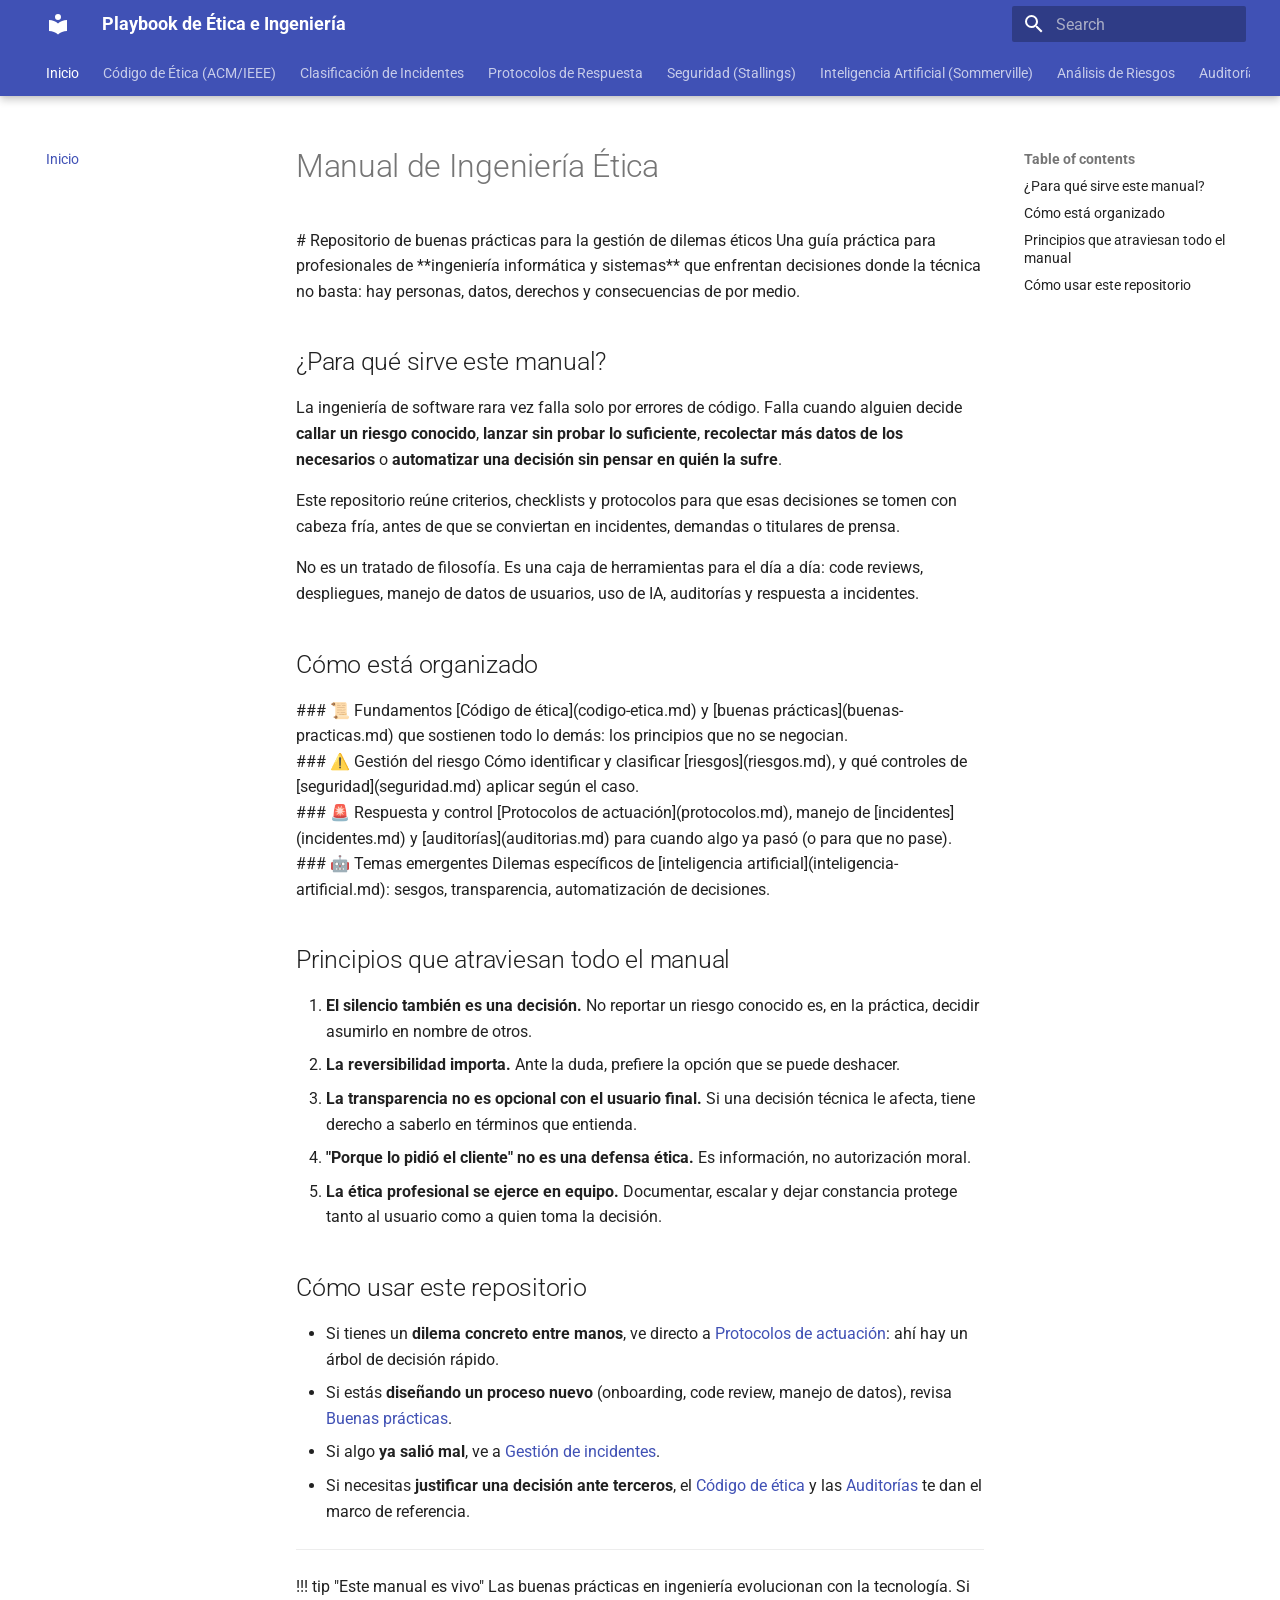
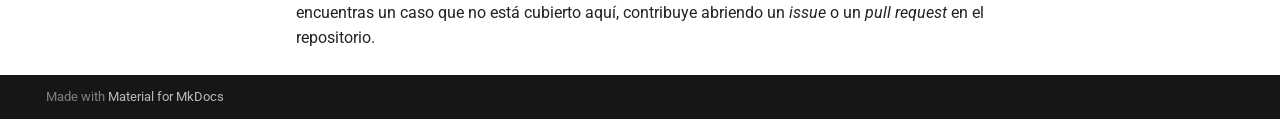
<file: index.html>
<!doctype html>
<html lang="en" class="no-js">
  <head>
    
      <meta charset="utf-8">
      <meta name="viewport" content="width=device-width,initial-scale=1">
      
      
      
      
      
        <link rel="next" href="codigo-etica/">
      
      
        
      
      
      <link rel="icon" href="assets/images/favicon.png">
      <meta name="generator" content="mkdocs-1.6.1, mkdocs-material-9.7.6">
    
    
      
        <title>Playbook de Ética e Ingeniería</title>
      
    
    
      <link rel="stylesheet" href="assets/stylesheets/main.484c7ddc.min.css">
      
        
        <link rel="stylesheet" href="assets/stylesheets/palette.ab4e12ef.min.css">
      
      


    
    
      
    
    
      
        
        
        <link rel="preconnect" href="https://fonts.gstatic.com" crossorigin>
        <link rel="stylesheet" href="https://fonts.googleapis.com/css?family=Roboto:300,300i,400,400i,700,700i%7CRoboto+Mono:400,400i,700,700i&display=fallback">
        <style>:root{--md-text-font:"Roboto";--md-code-font:"Roboto Mono"}</style>
      
    
    
      <link rel="stylesheet" href="stylesheets/extra.css">
    
    <script>__md_scope=new URL(".",location),__md_hash=e=>[...e].reduce(((e,_)=>(e<<5)-e+_.charCodeAt(0)),0),__md_get=(e,_=localStorage,t=__md_scope)=>JSON.parse(_.getItem(t.pathname+"."+e)),__md_set=(e,_,t=localStorage,a=__md_scope)=>{try{t.setItem(a.pathname+"."+e,JSON.stringify(_))}catch(e){}}</script>
    
      

    
    
  </head>
  
  
    
    
    
    
    
    <body dir="ltr" data-md-color-scheme="preference" data-md-color-primary="indigo" data-md-color-accent="indigo">
  
    
    <input class="md-toggle" data-md-toggle="drawer" type="checkbox" id="__drawer" autocomplete="off">
    <input class="md-toggle" data-md-toggle="search" type="checkbox" id="__search" autocomplete="off">
    <label class="md-overlay" for="__drawer"></label>
    <div data-md-component="skip">
      
        
        <a href="#manual-de-ingenieria-etica" class="md-skip">
          Skip to content
        </a>
      
    </div>
    <div data-md-component="announce">
      
    </div>
    
    
      

  

<header class="md-header md-header--shadow md-header--lifted" data-md-component="header">
  <nav class="md-header__inner md-grid" aria-label="Header">
    <a href="." title="Playbook de Ética e Ingeniería" class="md-header__button md-logo" aria-label="Playbook de Ética e Ingeniería" data-md-component="logo">
      
  
  <svg xmlns="http://www.w3.org/2000/svg" viewBox="0 0 24 24"><path d="M12 8a3 3 0 0 0 3-3 3 3 0 0 0-3-3 3 3 0 0 0-3 3 3 3 0 0 0 3 3m0 3.54C9.64 9.35 6.5 8 3 8v11c3.5 0 6.64 1.35 9 3.54 2.36-2.19 5.5-3.54 9-3.54V8c-3.5 0-6.64 1.35-9 3.54"/></svg>

    </a>
    <label class="md-header__button md-icon" for="__drawer">
      
      <svg xmlns="http://www.w3.org/2000/svg" viewBox="0 0 24 24"><path d="M3 6h18v2H3zm0 5h18v2H3zm0 5h18v2H3z"/></svg>
    </label>
    <div class="md-header__title" data-md-component="header-title">
      <div class="md-header__ellipsis">
        <div class="md-header__topic">
          <span class="md-ellipsis">
            Playbook de Ética e Ingeniería
          </span>
        </div>
        <div class="md-header__topic" data-md-component="header-topic">
          <span class="md-ellipsis">
            
              Inicio
            
          </span>
        </div>
      </div>
    </div>
    
      
    
    
    
    
      
      
        <label class="md-header__button md-icon" for="__search">
          
          <svg xmlns="http://www.w3.org/2000/svg" viewBox="0 0 24 24"><path d="M9.5 3A6.5 6.5 0 0 1 16 9.5c0 1.61-.59 3.09-1.56 4.23l.27.27h.79l5 5-1.5 1.5-5-5v-.79l-.27-.27A6.52 6.52 0 0 1 9.5 16 6.5 6.5 0 0 1 3 9.5 6.5 6.5 0 0 1 9.5 3m0 2C7 5 5 7 5 9.5S7 14 9.5 14 14 12 14 9.5 12 5 9.5 5"/></svg>
        </label>
        <div class="md-search" data-md-component="search" role="dialog">
  <label class="md-search__overlay" for="__search"></label>
  <div class="md-search__inner" role="search">
    <form class="md-search__form" name="search">
      <input type="text" class="md-search__input" name="query" aria-label="Search" placeholder="Search" autocapitalize="off" autocorrect="off" autocomplete="off" spellcheck="false" data-md-component="search-query" required>
      <label class="md-search__icon md-icon" for="__search">
        
        <svg xmlns="http://www.w3.org/2000/svg" viewBox="0 0 24 24"><path d="M9.5 3A6.5 6.5 0 0 1 16 9.5c0 1.61-.59 3.09-1.56 4.23l.27.27h.79l5 5-1.5 1.5-5-5v-.79l-.27-.27A6.52 6.52 0 0 1 9.5 16 6.5 6.5 0 0 1 3 9.5 6.5 6.5 0 0 1 9.5 3m0 2C7 5 5 7 5 9.5S7 14 9.5 14 14 12 14 9.5 12 5 9.5 5"/></svg>
        
        <svg xmlns="http://www.w3.org/2000/svg" viewBox="0 0 24 24"><path d="M20 11v2H8l5.5 5.5-1.42 1.42L4.16 12l7.92-7.92L13.5 5.5 8 11z"/></svg>
      </label>
      <nav class="md-search__options" aria-label="Search">
        
        <button type="reset" class="md-search__icon md-icon" title="Clear" aria-label="Clear" tabindex="-1">
          
          <svg xmlns="http://www.w3.org/2000/svg" viewBox="0 0 24 24"><path d="M19 6.41 17.59 5 12 10.59 6.41 5 5 6.41 10.59 12 5 17.59 6.41 19 12 13.41 17.59 19 19 17.59 13.41 12z"/></svg>
        </button>
      </nav>
      
        <div class="md-search__suggest" data-md-component="search-suggest"></div>
      
    </form>
    <div class="md-search__output">
      <div class="md-search__scrollwrap" tabindex="0" data-md-scrollfix>
        <div class="md-search-result" data-md-component="search-result">
          <div class="md-search-result__meta">
            Initializing search
          </div>
          <ol class="md-search-result__list" role="presentation"></ol>
        </div>
      </div>
    </div>
  </div>
</div>
      
    
    
  </nav>
  
    
      
<nav class="md-tabs" aria-label="Tabs" data-md-component="tabs">
  <div class="md-grid">
    <ul class="md-tabs__list">
      
        
  
  
  
    
  
  
    <li class="md-tabs__item md-tabs__item--active">
      <a href="." class="md-tabs__link">
        
  
  
    
  
  Inicio

      </a>
    </li>
  

      
        
  
  
  
  
    <li class="md-tabs__item">
      <a href="codigo-etica/" class="md-tabs__link">
        
  
  
    
  
  Código de Ética (ACM/IEEE)

      </a>
    </li>
  

      
        
  
  
  
  
    <li class="md-tabs__item">
      <a href="incidentes/" class="md-tabs__link">
        
  
  
    
  
  Clasificación de Incidentes

      </a>
    </li>
  

      
        
  
  
  
  
    <li class="md-tabs__item">
      <a href="protocolos/" class="md-tabs__link">
        
  
  
    
  
  Protocolos de Respuesta

      </a>
    </li>
  

      
        
  
  
  
  
    <li class="md-tabs__item">
      <a href="seguridad/" class="md-tabs__link">
        
  
  
    
  
  Seguridad (Stallings)

      </a>
    </li>
  

      
        
  
  
  
  
    <li class="md-tabs__item">
      <a href="inteligencia-artificial/" class="md-tabs__link">
        
  
  
    
  
  Inteligencia Artificial (Sommerville)

      </a>
    </li>
  

      
        
  
  
  
  
    <li class="md-tabs__item">
      <a href="riesgos/" class="md-tabs__link">
        
  
  
    
  
  Análisis de Riesgos

      </a>
    </li>
  

      
        
  
  
  
  
    <li class="md-tabs__item">
      <a href="auditorias/" class="md-tabs__link">
        
  
  
    
  
  Auditorías de Seguridad

      </a>
    </li>
  

      
        
  
  
  
  
    <li class="md-tabs__item">
      <a href="buenas-practicas/" class="md-tabs__link">
        
  
  
    
  
  Buenas Prácticas (Pressman)

      </a>
    </li>
  

      
    </ul>
  </div>
</nav>
    
  
</header>
    
    <div class="md-container" data-md-component="container">
      
      
        
      
      <main class="md-main" data-md-component="main">
        <div class="md-main__inner md-grid">
          
            
              
              <div class="md-sidebar md-sidebar--primary" data-md-component="sidebar" data-md-type="navigation" >
                <div class="md-sidebar__scrollwrap">
                  <div class="md-sidebar__inner">
                    


  


<nav class="md-nav md-nav--primary md-nav--lifted" aria-label="Navigation" data-md-level="0">
  <label class="md-nav__title" for="__drawer">
    <a href="." title="Playbook de Ética e Ingeniería" class="md-nav__button md-logo" aria-label="Playbook de Ética e Ingeniería" data-md-component="logo">
      
  
  <svg xmlns="http://www.w3.org/2000/svg" viewBox="0 0 24 24"><path d="M12 8a3 3 0 0 0 3-3 3 3 0 0 0-3-3 3 3 0 0 0-3 3 3 3 0 0 0 3 3m0 3.54C9.64 9.35 6.5 8 3 8v11c3.5 0 6.64 1.35 9 3.54 2.36-2.19 5.5-3.54 9-3.54V8c-3.5 0-6.64 1.35-9 3.54"/></svg>

    </a>
    Playbook de Ética e Ingeniería
  </label>
  
  <ul class="md-nav__list" data-md-scrollfix>
    
      
      
  
  
    
  
  
  
    <li class="md-nav__item md-nav__item--active">
      
      <input class="md-nav__toggle md-toggle" type="checkbox" id="__toc">
      
      
        
      
      
        <label class="md-nav__link md-nav__link--active" for="__toc">
          
  
  
  <span class="md-ellipsis">
    
  
    Inicio
  

    
  </span>
  
  

          <span class="md-nav__icon md-icon"></span>
        </label>
      
      <a href="." class="md-nav__link md-nav__link--active">
        
  
  
  <span class="md-ellipsis">
    
  
    Inicio
  

    
  </span>
  
  

      </a>
      
        

<nav class="md-nav md-nav--secondary" aria-label="Table of contents">
  
  
  
    
  
  
    <label class="md-nav__title" for="__toc">
      <span class="md-nav__icon md-icon"></span>
      Table of contents
    </label>
    <ul class="md-nav__list" data-md-component="toc" data-md-scrollfix>
      
        <li class="md-nav__item">
  <a href="#para-que-sirve-este-manual" class="md-nav__link">
    <span class="md-ellipsis">
      
        ¿Para qué sirve este manual?
      
    </span>
  </a>
  
</li>
      
        <li class="md-nav__item">
  <a href="#como-esta-organizado" class="md-nav__link">
    <span class="md-ellipsis">
      
        Cómo está organizado
      
    </span>
  </a>
  
</li>
      
        <li class="md-nav__item">
  <a href="#principios-que-atraviesan-todo-el-manual" class="md-nav__link">
    <span class="md-ellipsis">
      
        Principios que atraviesan todo el manual
      
    </span>
  </a>
  
</li>
      
        <li class="md-nav__item">
  <a href="#como-usar-este-repositorio" class="md-nav__link">
    <span class="md-ellipsis">
      
        Cómo usar este repositorio
      
    </span>
  </a>
  
</li>
      
    </ul>
  
</nav>
      
    </li>
  

    
      
      
  
  
  
  
    <li class="md-nav__item">
      <a href="codigo-etica/" class="md-nav__link">
        
  
  
  <span class="md-ellipsis">
    
  
    Código de Ética (ACM/IEEE)
  

    
  </span>
  
  

      </a>
    </li>
  

    
      
      
  
  
  
  
    <li class="md-nav__item">
      <a href="incidentes/" class="md-nav__link">
        
  
  
  <span class="md-ellipsis">
    
  
    Clasificación de Incidentes
  

    
  </span>
  
  

      </a>
    </li>
  

    
      
      
  
  
  
  
    <li class="md-nav__item">
      <a href="protocolos/" class="md-nav__link">
        
  
  
  <span class="md-ellipsis">
    
  
    Protocolos de Respuesta
  

    
  </span>
  
  

      </a>
    </li>
  

    
      
      
  
  
  
  
    <li class="md-nav__item">
      <a href="seguridad/" class="md-nav__link">
        
  
  
  <span class="md-ellipsis">
    
  
    Seguridad (Stallings)
  

    
  </span>
  
  

      </a>
    </li>
  

    
      
      
  
  
  
  
    <li class="md-nav__item">
      <a href="inteligencia-artificial/" class="md-nav__link">
        
  
  
  <span class="md-ellipsis">
    
  
    Inteligencia Artificial (Sommerville)
  

    
  </span>
  
  

      </a>
    </li>
  

    
      
      
  
  
  
  
    <li class="md-nav__item">
      <a href="riesgos/" class="md-nav__link">
        
  
  
  <span class="md-ellipsis">
    
  
    Análisis de Riesgos
  

    
  </span>
  
  

      </a>
    </li>
  

    
      
      
  
  
  
  
    <li class="md-nav__item">
      <a href="auditorias/" class="md-nav__link">
        
  
  
  <span class="md-ellipsis">
    
  
    Auditorías de Seguridad
  

    
  </span>
  
  

      </a>
    </li>
  

    
      
      
  
  
  
  
    <li class="md-nav__item">
      <a href="buenas-practicas/" class="md-nav__link">
        
  
  
  <span class="md-ellipsis">
    
  
    Buenas Prácticas (Pressman)
  

    
  </span>
  
  

      </a>
    </li>
  

    
  </ul>
</nav>
                  </div>
                </div>
              </div>
            
            
              
              <div class="md-sidebar md-sidebar--secondary" data-md-component="sidebar" data-md-type="toc" >
                <div class="md-sidebar__scrollwrap">
                  <div class="md-sidebar__inner">
                    

<nav class="md-nav md-nav--secondary" aria-label="Table of contents">
  
  
  
    
  
  
    <label class="md-nav__title" for="__toc">
      <span class="md-nav__icon md-icon"></span>
      Table of contents
    </label>
    <ul class="md-nav__list" data-md-component="toc" data-md-scrollfix>
      
        <li class="md-nav__item">
  <a href="#para-que-sirve-este-manual" class="md-nav__link">
    <span class="md-ellipsis">
      
        ¿Para qué sirve este manual?
      
    </span>
  </a>
  
</li>
      
        <li class="md-nav__item">
  <a href="#como-esta-organizado" class="md-nav__link">
    <span class="md-ellipsis">
      
        Cómo está organizado
      
    </span>
  </a>
  
</li>
      
        <li class="md-nav__item">
  <a href="#principios-que-atraviesan-todo-el-manual" class="md-nav__link">
    <span class="md-ellipsis">
      
        Principios que atraviesan todo el manual
      
    </span>
  </a>
  
</li>
      
        <li class="md-nav__item">
  <a href="#como-usar-este-repositorio" class="md-nav__link">
    <span class="md-ellipsis">
      
        Cómo usar este repositorio
      
    </span>
  </a>
  
</li>
      
    </ul>
  
</nav>
                  </div>
                </div>
              </div>
            
          
          
            <div class="md-content" data-md-component="content">
              
              <article class="md-content__inner md-typeset">
                
                  



<h1 id="manual-de-ingenieria-etica">Manual de Ingeniería Ética</h1>
<div class="hero" markdown>
# Repositorio de buenas prácticas para la gestión de dilemas éticos

Una guía práctica para profesionales de **ingeniería informática y sistemas** que enfrentan decisiones donde la técnica no basta: hay personas, datos, derechos y consecuencias de por medio.
</div>

<h2 id="para-que-sirve-este-manual">¿Para qué sirve este manual?</h2>
<p>La ingeniería de software rara vez falla solo por errores de código. Falla cuando alguien decide <strong>callar un riesgo conocido</strong>, <strong>lanzar sin probar lo suficiente</strong>, <strong>recolectar más datos de los necesarios</strong> o <strong>automatizar una decisión sin pensar en quién la sufre</strong>.</p>
<p>Este repositorio reúne criterios, checklists y protocolos para que esas decisiones se tomen con cabeza fría, antes de que se conviertan en incidentes, demandas o titulares de prensa.</p>
<p>No es un tratado de filosofía. Es una caja de herramientas para el día a día: code reviews, despliegues, manejo de datos de usuarios, uso de IA, auditorías y respuesta a incidentes.</p>
<h2 id="como-esta-organizado">Cómo está organizado</h2>
<div class="card-grid" markdown>

<div class="card" markdown>
### 📜 Fundamentos
[Código de ética](codigo-etica.md) y [buenas prácticas](buenas-practicas.md) que sostienen todo lo demás: los principios que no se negocian.
</div>

<div class="card" markdown>
### ⚠️ Gestión del riesgo
Cómo identificar y clasificar [riesgos](riesgos.md), y qué controles de [seguridad](seguridad.md) aplicar según el caso.
</div>

<div class="card" markdown>
### 🚨 Respuesta y control
[Protocolos de actuación](protocolos.md), manejo de [incidentes](incidentes.md) y [auditorías](auditorias.md) para cuando algo ya pasó (o para que no pase).
</div>

<div class="card" markdown>
### 🤖 Temas emergentes
Dilemas específicos de [inteligencia artificial](inteligencia-artificial.md): sesgos, transparencia, automatización de decisiones.
</div>

</div>

<h2 id="principios-que-atraviesan-todo-el-manual">Principios que atraviesan todo el manual</h2>
<ol>
<li><strong>El silencio también es una decisión.</strong> No reportar un riesgo conocido es, en la práctica, decidir asumirlo en nombre de otros.</li>
<li><strong>La reversibilidad importa.</strong> Ante la duda, prefiere la opción que se puede deshacer.</li>
<li><strong>La transparencia no es opcional con el usuario final.</strong> Si una decisión técnica le afecta, tiene derecho a saberlo en términos que entienda.</li>
<li><strong>"Porque lo pidió el cliente" no es una defensa ética.</strong> Es información, no autorización moral.</li>
<li><strong>La ética profesional se ejerce en equipo.</strong> Documentar, escalar y dejar constancia protege tanto al usuario como a quien toma la decisión.</li>
</ol>
<h2 id="como-usar-este-repositorio">Cómo usar este repositorio</h2>
<ul>
<li>Si tienes un <strong>dilema concreto entre manos</strong>, ve directo a <a href="protocolos/">Protocolos de actuación</a>: ahí hay un árbol de decisión rápido.</li>
<li>Si estás <strong>diseñando un proceso nuevo</strong> (onboarding, code review, manejo de datos), revisa <a href="buenas-practicas/">Buenas prácticas</a>.</li>
<li>Si algo <strong>ya salió mal</strong>, ve a <a href="incidentes/">Gestión de incidentes</a>.</li>
<li>Si necesitas <strong>justificar una decisión ante terceros</strong>, el <a href="codigo-etica/">Código de ética</a> y las <a href="auditorias/">Auditorías</a> te dan el marco de referencia.</li>
</ul>
<hr />
<p>!!! tip "Este manual es vivo"
    Las buenas prácticas en ingeniería evolucionan con la tecnología. Si encuentras un caso que no está cubierto aquí, contribuye abriendo un <em>issue</em> o un <em>pull request</em> en el repositorio.</p>












                
              </article>
            </div>
          
          
<script>var target=document.getElementById(location.hash.slice(1));target&&target.name&&(target.checked=target.name.startsWith("__tabbed_"))</script>
        </div>
        
      </main>
      
        <footer class="md-footer">
  
  <div class="md-footer-meta md-typeset">
    <div class="md-footer-meta__inner md-grid">
      <div class="md-copyright">
  
  
    Made with
    <a href="https://squidfunk.github.io/mkdocs-material/" target="_blank" rel="noopener">
      Material for MkDocs
    </a>
  
</div>
      
    </div>
  </div>
</footer>
      
    </div>
    <div class="md-dialog" data-md-component="dialog">
      <div class="md-dialog__inner md-typeset"></div>
    </div>
    
    
    
      
      
      <script id="__config" type="application/json">{"annotate": null, "base": ".", "features": ["navigation.tabs", "navigation.tabs.sticky", "navigation.tracking", "search.suggest"], "search": "assets/javascripts/workers/search.2c215733.min.js", "tags": null, "translations": {"clipboard.copied": "Copied to clipboard", "clipboard.copy": "Copy to clipboard", "search.result.more.one": "1 more on this page", "search.result.more.other": "# more on this page", "search.result.none": "No matching documents", "search.result.one": "1 matching document", "search.result.other": "# matching documents", "search.result.placeholder": "Type to start searching", "search.result.term.missing": "Missing", "select.version": "Select version"}, "version": null}</script>
    
    
      <script src="assets/javascripts/bundle.79ae519e.min.js"></script>
      
    
  </body>
</html>
</file>
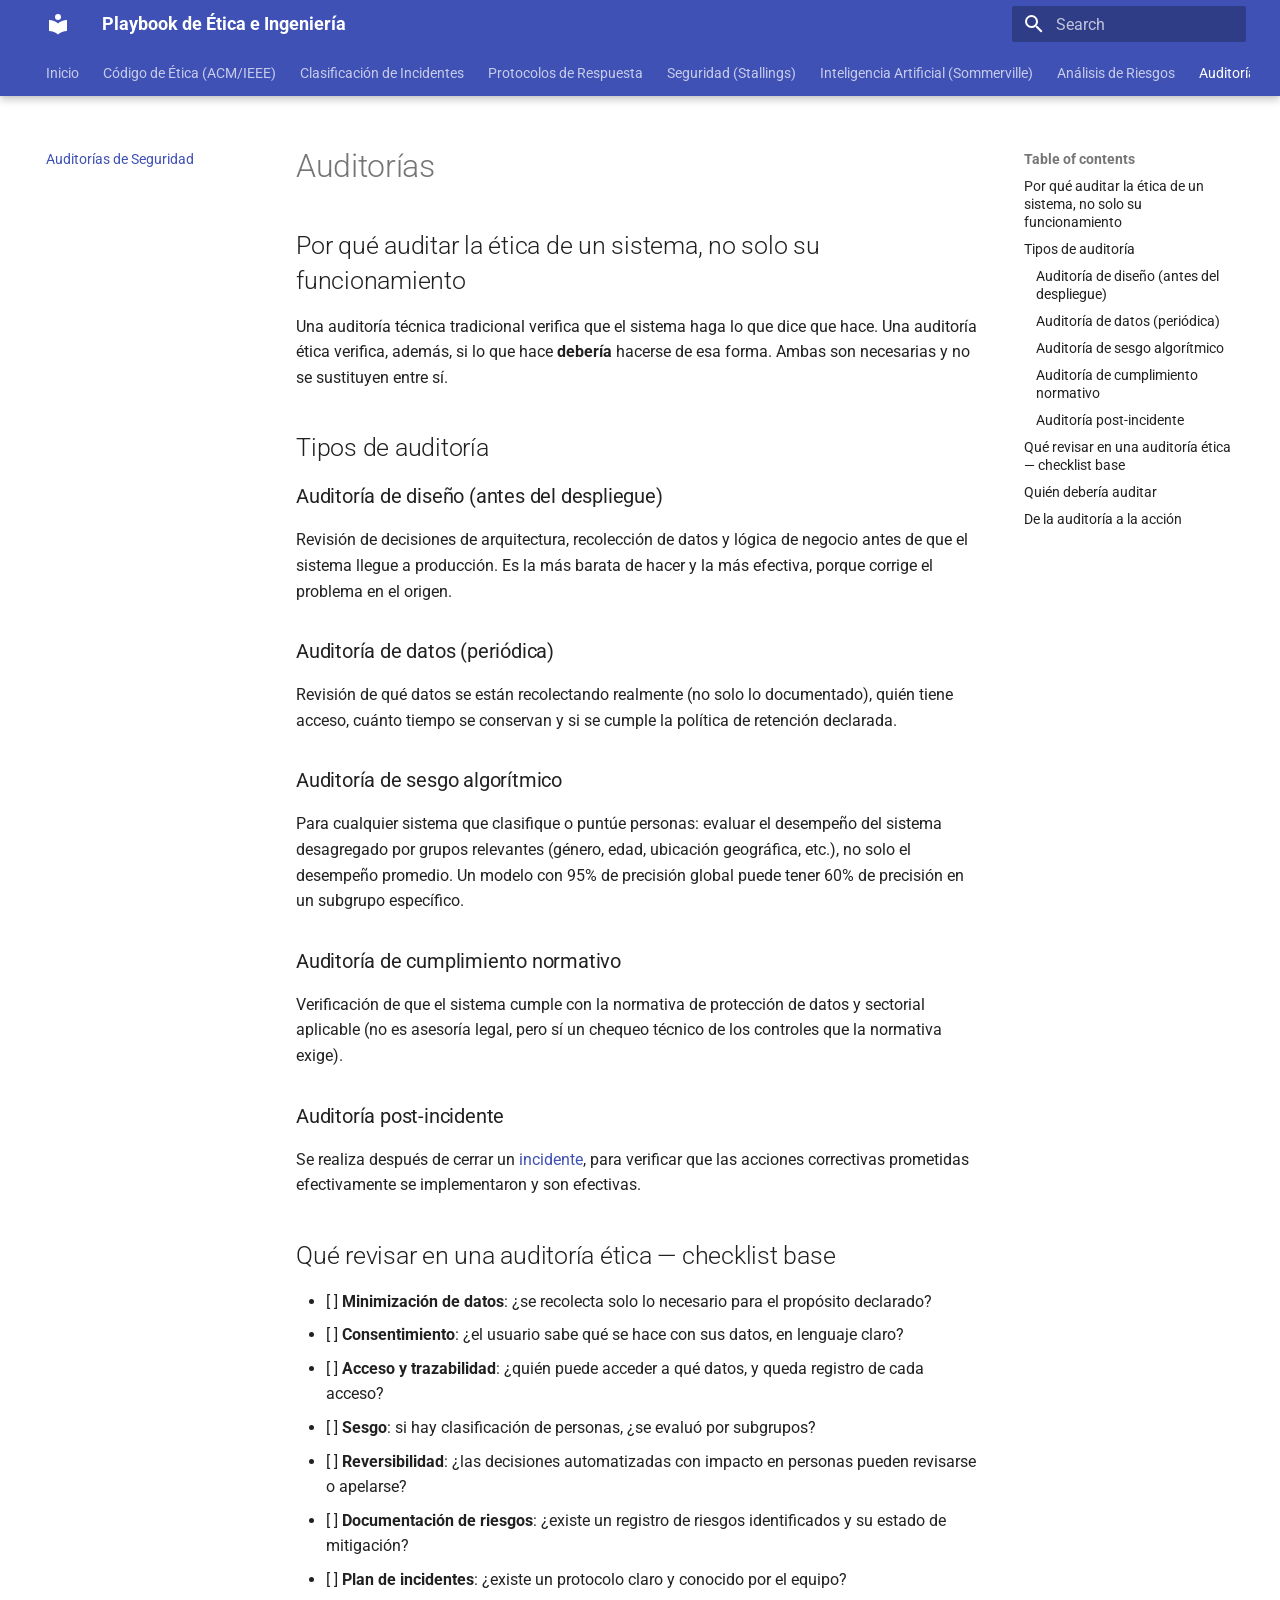
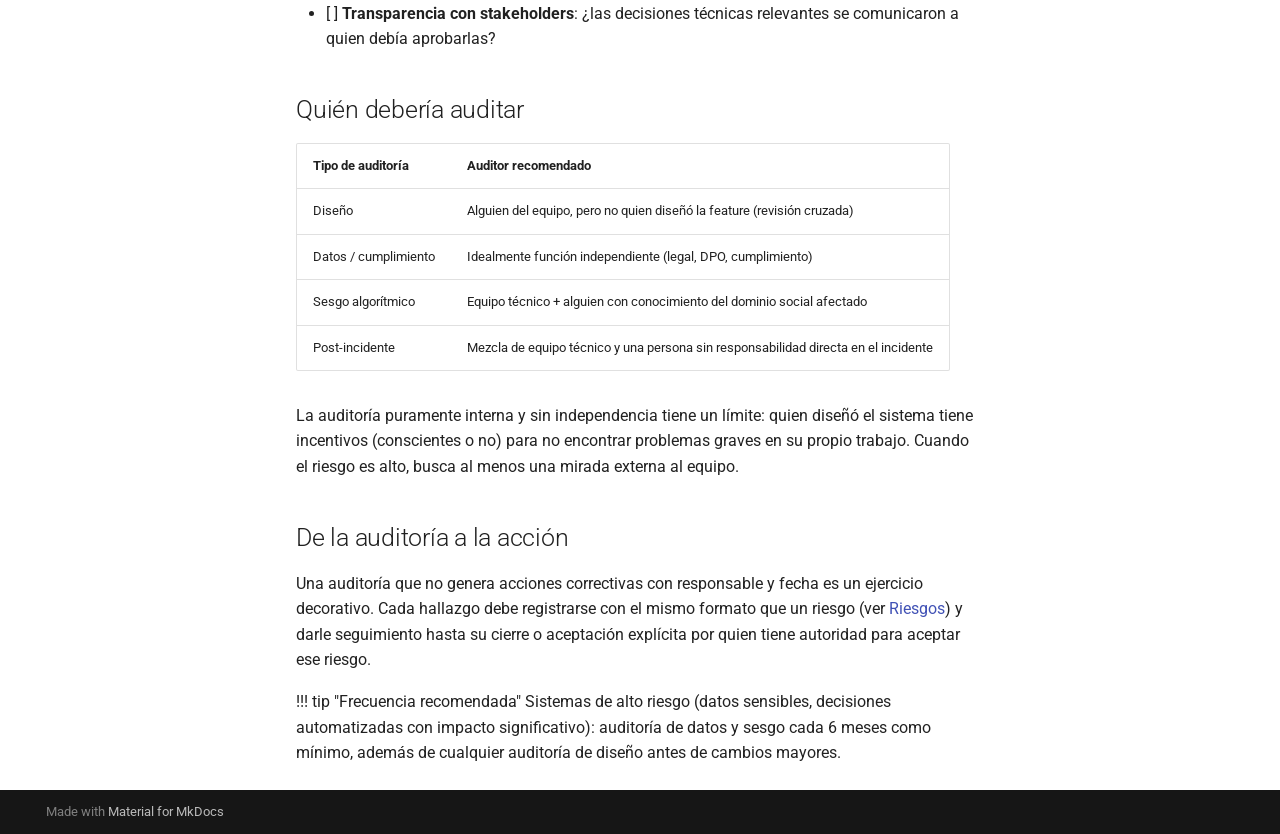
<file: auditorias/index.html>
<!doctype html>
<html lang="en" class="no-js">
  <head>
    
      <meta charset="utf-8">
      <meta name="viewport" content="width=device-width,initial-scale=1">
      
      
      
      
        <link rel="prev" href="../riesgos/">
      
      
        <link rel="next" href="../buenas-practicas/">
      
      
        
      
      
      <link rel="icon" href="../assets/images/favicon.png">
      <meta name="generator" content="mkdocs-1.6.1, mkdocs-material-9.7.6">
    
    
      
        <title>Auditorías de Seguridad - Playbook de Ética e Ingeniería</title>
      
    
    
      <link rel="stylesheet" href="../assets/stylesheets/main.484c7ddc.min.css">
      
        
        <link rel="stylesheet" href="../assets/stylesheets/palette.ab4e12ef.min.css">
      
      


    
    
      
    
    
      
        
        
        <link rel="preconnect" href="https://fonts.gstatic.com" crossorigin>
        <link rel="stylesheet" href="https://fonts.googleapis.com/css?family=Roboto:300,300i,400,400i,700,700i%7CRoboto+Mono:400,400i,700,700i&display=fallback">
        <style>:root{--md-text-font:"Roboto";--md-code-font:"Roboto Mono"}</style>
      
    
    
      <link rel="stylesheet" href="../stylesheets/extra.css">
    
    <script>__md_scope=new URL("..",location),__md_hash=e=>[...e].reduce(((e,_)=>(e<<5)-e+_.charCodeAt(0)),0),__md_get=(e,_=localStorage,t=__md_scope)=>JSON.parse(_.getItem(t.pathname+"."+e)),__md_set=(e,_,t=localStorage,a=__md_scope)=>{try{t.setItem(a.pathname+"."+e,JSON.stringify(_))}catch(e){}}</script>
    
      

    
    
  </head>
  
  
    
    
    
    
    
    <body dir="ltr" data-md-color-scheme="preference" data-md-color-primary="indigo" data-md-color-accent="indigo">
  
    
    <input class="md-toggle" data-md-toggle="drawer" type="checkbox" id="__drawer" autocomplete="off">
    <input class="md-toggle" data-md-toggle="search" type="checkbox" id="__search" autocomplete="off">
    <label class="md-overlay" for="__drawer"></label>
    <div data-md-component="skip">
      
        
        <a href="#auditorias" class="md-skip">
          Skip to content
        </a>
      
    </div>
    <div data-md-component="announce">
      
    </div>
    
    
      

  

<header class="md-header md-header--shadow md-header--lifted" data-md-component="header">
  <nav class="md-header__inner md-grid" aria-label="Header">
    <a href=".." title="Playbook de Ética e Ingeniería" class="md-header__button md-logo" aria-label="Playbook de Ética e Ingeniería" data-md-component="logo">
      
  
  <svg xmlns="http://www.w3.org/2000/svg" viewBox="0 0 24 24"><path d="M12 8a3 3 0 0 0 3-3 3 3 0 0 0-3-3 3 3 0 0 0-3 3 3 3 0 0 0 3 3m0 3.54C9.64 9.35 6.5 8 3 8v11c3.5 0 6.64 1.35 9 3.54 2.36-2.19 5.5-3.54 9-3.54V8c-3.5 0-6.64 1.35-9 3.54"/></svg>

    </a>
    <label class="md-header__button md-icon" for="__drawer">
      
      <svg xmlns="http://www.w3.org/2000/svg" viewBox="0 0 24 24"><path d="M3 6h18v2H3zm0 5h18v2H3zm0 5h18v2H3z"/></svg>
    </label>
    <div class="md-header__title" data-md-component="header-title">
      <div class="md-header__ellipsis">
        <div class="md-header__topic">
          <span class="md-ellipsis">
            Playbook de Ética e Ingeniería
          </span>
        </div>
        <div class="md-header__topic" data-md-component="header-topic">
          <span class="md-ellipsis">
            
              Auditorías de Seguridad
            
          </span>
        </div>
      </div>
    </div>
    
      
    
    
    
    
      
      
        <label class="md-header__button md-icon" for="__search">
          
          <svg xmlns="http://www.w3.org/2000/svg" viewBox="0 0 24 24"><path d="M9.5 3A6.5 6.5 0 0 1 16 9.5c0 1.61-.59 3.09-1.56 4.23l.27.27h.79l5 5-1.5 1.5-5-5v-.79l-.27-.27A6.52 6.52 0 0 1 9.5 16 6.5 6.5 0 0 1 3 9.5 6.5 6.5 0 0 1 9.5 3m0 2C7 5 5 7 5 9.5S7 14 9.5 14 14 12 14 9.5 12 5 9.5 5"/></svg>
        </label>
        <div class="md-search" data-md-component="search" role="dialog">
  <label class="md-search__overlay" for="__search"></label>
  <div class="md-search__inner" role="search">
    <form class="md-search__form" name="search">
      <input type="text" class="md-search__input" name="query" aria-label="Search" placeholder="Search" autocapitalize="off" autocorrect="off" autocomplete="off" spellcheck="false" data-md-component="search-query" required>
      <label class="md-search__icon md-icon" for="__search">
        
        <svg xmlns="http://www.w3.org/2000/svg" viewBox="0 0 24 24"><path d="M9.5 3A6.5 6.5 0 0 1 16 9.5c0 1.61-.59 3.09-1.56 4.23l.27.27h.79l5 5-1.5 1.5-5-5v-.79l-.27-.27A6.52 6.52 0 0 1 9.5 16 6.5 6.5 0 0 1 3 9.5 6.5 6.5 0 0 1 9.5 3m0 2C7 5 5 7 5 9.5S7 14 9.5 14 14 12 14 9.5 12 5 9.5 5"/></svg>
        
        <svg xmlns="http://www.w3.org/2000/svg" viewBox="0 0 24 24"><path d="M20 11v2H8l5.5 5.5-1.42 1.42L4.16 12l7.92-7.92L13.5 5.5 8 11z"/></svg>
      </label>
      <nav class="md-search__options" aria-label="Search">
        
        <button type="reset" class="md-search__icon md-icon" title="Clear" aria-label="Clear" tabindex="-1">
          
          <svg xmlns="http://www.w3.org/2000/svg" viewBox="0 0 24 24"><path d="M19 6.41 17.59 5 12 10.59 6.41 5 5 6.41 10.59 12 5 17.59 6.41 19 12 13.41 17.59 19 19 17.59 13.41 12z"/></svg>
        </button>
      </nav>
      
        <div class="md-search__suggest" data-md-component="search-suggest"></div>
      
    </form>
    <div class="md-search__output">
      <div class="md-search__scrollwrap" tabindex="0" data-md-scrollfix>
        <div class="md-search-result" data-md-component="search-result">
          <div class="md-search-result__meta">
            Initializing search
          </div>
          <ol class="md-search-result__list" role="presentation"></ol>
        </div>
      </div>
    </div>
  </div>
</div>
      
    
    
  </nav>
  
    
      
<nav class="md-tabs" aria-label="Tabs" data-md-component="tabs">
  <div class="md-grid">
    <ul class="md-tabs__list">
      
        
  
  
  
  
    <li class="md-tabs__item">
      <a href=".." class="md-tabs__link">
        
  
  
    
  
  Inicio

      </a>
    </li>
  

      
        
  
  
  
  
    <li class="md-tabs__item">
      <a href="../codigo-etica/" class="md-tabs__link">
        
  
  
    
  
  Código de Ética (ACM/IEEE)

      </a>
    </li>
  

      
        
  
  
  
  
    <li class="md-tabs__item">
      <a href="../incidentes/" class="md-tabs__link">
        
  
  
    
  
  Clasificación de Incidentes

      </a>
    </li>
  

      
        
  
  
  
  
    <li class="md-tabs__item">
      <a href="../protocolos/" class="md-tabs__link">
        
  
  
    
  
  Protocolos de Respuesta

      </a>
    </li>
  

      
        
  
  
  
  
    <li class="md-tabs__item">
      <a href="../seguridad/" class="md-tabs__link">
        
  
  
    
  
  Seguridad (Stallings)

      </a>
    </li>
  

      
        
  
  
  
  
    <li class="md-tabs__item">
      <a href="../inteligencia-artificial/" class="md-tabs__link">
        
  
  
    
  
  Inteligencia Artificial (Sommerville)

      </a>
    </li>
  

      
        
  
  
  
  
    <li class="md-tabs__item">
      <a href="../riesgos/" class="md-tabs__link">
        
  
  
    
  
  Análisis de Riesgos

      </a>
    </li>
  

      
        
  
  
  
    
  
  
    <li class="md-tabs__item md-tabs__item--active">
      <a href="./" class="md-tabs__link">
        
  
  
    
  
  Auditorías de Seguridad

      </a>
    </li>
  

      
        
  
  
  
  
    <li class="md-tabs__item">
      <a href="../buenas-practicas/" class="md-tabs__link">
        
  
  
    
  
  Buenas Prácticas (Pressman)

      </a>
    </li>
  

      
    </ul>
  </div>
</nav>
    
  
</header>
    
    <div class="md-container" data-md-component="container">
      
      
        
      
      <main class="md-main" data-md-component="main">
        <div class="md-main__inner md-grid">
          
            
              
              <div class="md-sidebar md-sidebar--primary" data-md-component="sidebar" data-md-type="navigation" >
                <div class="md-sidebar__scrollwrap">
                  <div class="md-sidebar__inner">
                    


  


<nav class="md-nav md-nav--primary md-nav--lifted" aria-label="Navigation" data-md-level="0">
  <label class="md-nav__title" for="__drawer">
    <a href=".." title="Playbook de Ética e Ingeniería" class="md-nav__button md-logo" aria-label="Playbook de Ética e Ingeniería" data-md-component="logo">
      
  
  <svg xmlns="http://www.w3.org/2000/svg" viewBox="0 0 24 24"><path d="M12 8a3 3 0 0 0 3-3 3 3 0 0 0-3-3 3 3 0 0 0-3 3 3 3 0 0 0 3 3m0 3.54C9.64 9.35 6.5 8 3 8v11c3.5 0 6.64 1.35 9 3.54 2.36-2.19 5.5-3.54 9-3.54V8c-3.5 0-6.64 1.35-9 3.54"/></svg>

    </a>
    Playbook de Ética e Ingeniería
  </label>
  
  <ul class="md-nav__list" data-md-scrollfix>
    
      
      
  
  
  
  
    <li class="md-nav__item">
      <a href=".." class="md-nav__link">
        
  
  
  <span class="md-ellipsis">
    
  
    Inicio
  

    
  </span>
  
  

      </a>
    </li>
  

    
      
      
  
  
  
  
    <li class="md-nav__item">
      <a href="../codigo-etica/" class="md-nav__link">
        
  
  
  <span class="md-ellipsis">
    
  
    Código de Ética (ACM/IEEE)
  

    
  </span>
  
  

      </a>
    </li>
  

    
      
      
  
  
  
  
    <li class="md-nav__item">
      <a href="../incidentes/" class="md-nav__link">
        
  
  
  <span class="md-ellipsis">
    
  
    Clasificación de Incidentes
  

    
  </span>
  
  

      </a>
    </li>
  

    
      
      
  
  
  
  
    <li class="md-nav__item">
      <a href="../protocolos/" class="md-nav__link">
        
  
  
  <span class="md-ellipsis">
    
  
    Protocolos de Respuesta
  

    
  </span>
  
  

      </a>
    </li>
  

    
      
      
  
  
  
  
    <li class="md-nav__item">
      <a href="../seguridad/" class="md-nav__link">
        
  
  
  <span class="md-ellipsis">
    
  
    Seguridad (Stallings)
  

    
  </span>
  
  

      </a>
    </li>
  

    
      
      
  
  
  
  
    <li class="md-nav__item">
      <a href="../inteligencia-artificial/" class="md-nav__link">
        
  
  
  <span class="md-ellipsis">
    
  
    Inteligencia Artificial (Sommerville)
  

    
  </span>
  
  

      </a>
    </li>
  

    
      
      
  
  
  
  
    <li class="md-nav__item">
      <a href="../riesgos/" class="md-nav__link">
        
  
  
  <span class="md-ellipsis">
    
  
    Análisis de Riesgos
  

    
  </span>
  
  

      </a>
    </li>
  

    
      
      
  
  
    
  
  
  
    <li class="md-nav__item md-nav__item--active">
      
      <input class="md-nav__toggle md-toggle" type="checkbox" id="__toc">
      
      
        
      
      
        <label class="md-nav__link md-nav__link--active" for="__toc">
          
  
  
  <span class="md-ellipsis">
    
  
    Auditorías de Seguridad
  

    
  </span>
  
  

          <span class="md-nav__icon md-icon"></span>
        </label>
      
      <a href="./" class="md-nav__link md-nav__link--active">
        
  
  
  <span class="md-ellipsis">
    
  
    Auditorías de Seguridad
  

    
  </span>
  
  

      </a>
      
        

<nav class="md-nav md-nav--secondary" aria-label="Table of contents">
  
  
  
    
  
  
    <label class="md-nav__title" for="__toc">
      <span class="md-nav__icon md-icon"></span>
      Table of contents
    </label>
    <ul class="md-nav__list" data-md-component="toc" data-md-scrollfix>
      
        <li class="md-nav__item">
  <a href="#por-que-auditar-la-etica-de-un-sistema-no-solo-su-funcionamiento" class="md-nav__link">
    <span class="md-ellipsis">
      
        Por qué auditar la ética de un sistema, no solo su funcionamiento
      
    </span>
  </a>
  
</li>
      
        <li class="md-nav__item">
  <a href="#tipos-de-auditoria" class="md-nav__link">
    <span class="md-ellipsis">
      
        Tipos de auditoría
      
    </span>
  </a>
  
    <nav class="md-nav" aria-label="Tipos de auditoría">
      <ul class="md-nav__list">
        
          <li class="md-nav__item">
  <a href="#auditoria-de-diseno-antes-del-despliegue" class="md-nav__link">
    <span class="md-ellipsis">
      
        Auditoría de diseño (antes del despliegue)
      
    </span>
  </a>
  
</li>
        
          <li class="md-nav__item">
  <a href="#auditoria-de-datos-periodica" class="md-nav__link">
    <span class="md-ellipsis">
      
        Auditoría de datos (periódica)
      
    </span>
  </a>
  
</li>
        
          <li class="md-nav__item">
  <a href="#auditoria-de-sesgo-algoritmico" class="md-nav__link">
    <span class="md-ellipsis">
      
        Auditoría de sesgo algorítmico
      
    </span>
  </a>
  
</li>
        
          <li class="md-nav__item">
  <a href="#auditoria-de-cumplimiento-normativo" class="md-nav__link">
    <span class="md-ellipsis">
      
        Auditoría de cumplimiento normativo
      
    </span>
  </a>
  
</li>
        
          <li class="md-nav__item">
  <a href="#auditoria-post-incidente" class="md-nav__link">
    <span class="md-ellipsis">
      
        Auditoría post-incidente
      
    </span>
  </a>
  
</li>
        
      </ul>
    </nav>
  
</li>
      
        <li class="md-nav__item">
  <a href="#que-revisar-en-una-auditoria-etica-checklist-base" class="md-nav__link">
    <span class="md-ellipsis">
      
        Qué revisar en una auditoría ética — checklist base
      
    </span>
  </a>
  
</li>
      
        <li class="md-nav__item">
  <a href="#quien-deberia-auditar" class="md-nav__link">
    <span class="md-ellipsis">
      
        Quién debería auditar
      
    </span>
  </a>
  
</li>
      
        <li class="md-nav__item">
  <a href="#de-la-auditoria-a-la-accion" class="md-nav__link">
    <span class="md-ellipsis">
      
        De la auditoría a la acción
      
    </span>
  </a>
  
</li>
      
    </ul>
  
</nav>
      
    </li>
  

    
      
      
  
  
  
  
    <li class="md-nav__item">
      <a href="../buenas-practicas/" class="md-nav__link">
        
  
  
  <span class="md-ellipsis">
    
  
    Buenas Prácticas (Pressman)
  

    
  </span>
  
  

      </a>
    </li>
  

    
  </ul>
</nav>
                  </div>
                </div>
              </div>
            
            
              
              <div class="md-sidebar md-sidebar--secondary" data-md-component="sidebar" data-md-type="toc" >
                <div class="md-sidebar__scrollwrap">
                  <div class="md-sidebar__inner">
                    

<nav class="md-nav md-nav--secondary" aria-label="Table of contents">
  
  
  
    
  
  
    <label class="md-nav__title" for="__toc">
      <span class="md-nav__icon md-icon"></span>
      Table of contents
    </label>
    <ul class="md-nav__list" data-md-component="toc" data-md-scrollfix>
      
        <li class="md-nav__item">
  <a href="#por-que-auditar-la-etica-de-un-sistema-no-solo-su-funcionamiento" class="md-nav__link">
    <span class="md-ellipsis">
      
        Por qué auditar la ética de un sistema, no solo su funcionamiento
      
    </span>
  </a>
  
</li>
      
        <li class="md-nav__item">
  <a href="#tipos-de-auditoria" class="md-nav__link">
    <span class="md-ellipsis">
      
        Tipos de auditoría
      
    </span>
  </a>
  
    <nav class="md-nav" aria-label="Tipos de auditoría">
      <ul class="md-nav__list">
        
          <li class="md-nav__item">
  <a href="#auditoria-de-diseno-antes-del-despliegue" class="md-nav__link">
    <span class="md-ellipsis">
      
        Auditoría de diseño (antes del despliegue)
      
    </span>
  </a>
  
</li>
        
          <li class="md-nav__item">
  <a href="#auditoria-de-datos-periodica" class="md-nav__link">
    <span class="md-ellipsis">
      
        Auditoría de datos (periódica)
      
    </span>
  </a>
  
</li>
        
          <li class="md-nav__item">
  <a href="#auditoria-de-sesgo-algoritmico" class="md-nav__link">
    <span class="md-ellipsis">
      
        Auditoría de sesgo algorítmico
      
    </span>
  </a>
  
</li>
        
          <li class="md-nav__item">
  <a href="#auditoria-de-cumplimiento-normativo" class="md-nav__link">
    <span class="md-ellipsis">
      
        Auditoría de cumplimiento normativo
      
    </span>
  </a>
  
</li>
        
          <li class="md-nav__item">
  <a href="#auditoria-post-incidente" class="md-nav__link">
    <span class="md-ellipsis">
      
        Auditoría post-incidente
      
    </span>
  </a>
  
</li>
        
      </ul>
    </nav>
  
</li>
      
        <li class="md-nav__item">
  <a href="#que-revisar-en-una-auditoria-etica-checklist-base" class="md-nav__link">
    <span class="md-ellipsis">
      
        Qué revisar en una auditoría ética — checklist base
      
    </span>
  </a>
  
</li>
      
        <li class="md-nav__item">
  <a href="#quien-deberia-auditar" class="md-nav__link">
    <span class="md-ellipsis">
      
        Quién debería auditar
      
    </span>
  </a>
  
</li>
      
        <li class="md-nav__item">
  <a href="#de-la-auditoria-a-la-accion" class="md-nav__link">
    <span class="md-ellipsis">
      
        De la auditoría a la acción
      
    </span>
  </a>
  
</li>
      
    </ul>
  
</nav>
                  </div>
                </div>
              </div>
            
          
          
            <div class="md-content" data-md-component="content">
              
              <article class="md-content__inner md-typeset">
                
                  



<h1 id="auditorias">Auditorías</h1>
<h2 id="por-que-auditar-la-etica-de-un-sistema-no-solo-su-funcionamiento">Por qué auditar la ética de un sistema, no solo su funcionamiento</h2>
<p>Una auditoría técnica tradicional verifica que el sistema haga lo que dice que hace. Una auditoría ética verifica, además, si lo que hace <strong>debería</strong> hacerse de esa forma. Ambas son necesarias y no se sustituyen entre sí.</p>
<h2 id="tipos-de-auditoria">Tipos de auditoría</h2>
<h3 id="auditoria-de-diseno-antes-del-despliegue">Auditoría de diseño (antes del despliegue)</h3>
<p>Revisión de decisiones de arquitectura, recolección de datos y lógica de negocio antes de que el sistema llegue a producción. Es la más barata de hacer y la más efectiva, porque corrige el problema en el origen.</p>
<h3 id="auditoria-de-datos-periodica">Auditoría de datos (periódica)</h3>
<p>Revisión de qué datos se están recolectando realmente (no solo lo documentado), quién tiene acceso, cuánto tiempo se conservan y si se cumple la política de retención declarada.</p>
<h3 id="auditoria-de-sesgo-algoritmico">Auditoría de sesgo algorítmico</h3>
<p>Para cualquier sistema que clasifique o puntúe personas: evaluar el desempeño del sistema desagregado por grupos relevantes (género, edad, ubicación geográfica, etc.), no solo el desempeño promedio. Un modelo con 95% de precisión global puede tener 60% de precisión en un subgrupo específico.</p>
<h3 id="auditoria-de-cumplimiento-normativo">Auditoría de cumplimiento normativo</h3>
<p>Verificación de que el sistema cumple con la normativa de protección de datos y sectorial aplicable (no es asesoría legal, pero sí un chequeo técnico de los controles que la normativa exige).</p>
<h3 id="auditoria-post-incidente">Auditoría post-incidente</h3>
<p>Se realiza después de cerrar un <a href="../incidentes/">incidente</a>, para verificar que las acciones correctivas prometidas efectivamente se implementaron y son efectivas.</p>
<h2 id="que-revisar-en-una-auditoria-etica-checklist-base">Qué revisar en una auditoría ética — checklist base</h2>
<ul>
<li>[ ] <strong>Minimización de datos</strong>: ¿se recolecta solo lo necesario para el propósito declarado?</li>
<li>[ ] <strong>Consentimiento</strong>: ¿el usuario sabe qué se hace con sus datos, en lenguaje claro?</li>
<li>[ ] <strong>Acceso y trazabilidad</strong>: ¿quién puede acceder a qué datos, y queda registro de cada acceso?</li>
<li>[ ] <strong>Sesgo</strong>: si hay clasificación de personas, ¿se evaluó por subgrupos?</li>
<li>[ ] <strong>Reversibilidad</strong>: ¿las decisiones automatizadas con impacto en personas pueden revisarse o apelarse?</li>
<li>[ ] <strong>Documentación de riesgos</strong>: ¿existe un registro de riesgos identificados y su estado de mitigación?</li>
<li>[ ] <strong>Plan de incidentes</strong>: ¿existe un protocolo claro y conocido por el equipo?</li>
<li>[ ] <strong>Transparencia con stakeholders</strong>: ¿las decisiones técnicas relevantes se comunicaron a quien debía aprobarlas?</li>
</ul>
<h2 id="quien-deberia-auditar">Quién debería auditar</h2>
<table>
<thead>
<tr>
<th>Tipo de auditoría</th>
<th>Auditor recomendado</th>
</tr>
</thead>
<tbody>
<tr>
<td>Diseño</td>
<td>Alguien del equipo, pero no quien diseñó la feature (revisión cruzada)</td>
</tr>
<tr>
<td>Datos / cumplimiento</td>
<td>Idealmente función independiente (legal, DPO, cumplimiento)</td>
</tr>
<tr>
<td>Sesgo algorítmico</td>
<td>Equipo técnico + alguien con conocimiento del dominio social afectado</td>
</tr>
<tr>
<td>Post-incidente</td>
<td>Mezcla de equipo técnico y una persona sin responsabilidad directa en el incidente</td>
</tr>
</tbody>
</table>
<p>La auditoría puramente interna y sin independencia tiene un límite: quien diseñó el sistema tiene incentivos (conscientes o no) para no encontrar problemas graves en su propio trabajo. Cuando el riesgo es alto, busca al menos una mirada externa al equipo.</p>
<h2 id="de-la-auditoria-a-la-accion">De la auditoría a la acción</h2>
<p>Una auditoría que no genera acciones correctivas con responsable y fecha es un ejercicio decorativo. Cada hallazgo debe registrarse con el mismo formato que un riesgo (ver <a href="../riesgos/">Riesgos</a>) y darle seguimiento hasta su cierre o aceptación explícita por quien tiene autoridad para aceptar ese riesgo.</p>
<p>!!! tip "Frecuencia recomendada"
    Sistemas de alto riesgo (datos sensibles, decisiones automatizadas con impacto significativo): auditoría de datos y sesgo cada 6 meses como mínimo, además de cualquier auditoría de diseño antes de cambios mayores.</p>












                
              </article>
            </div>
          
          
<script>var target=document.getElementById(location.hash.slice(1));target&&target.name&&(target.checked=target.name.startsWith("__tabbed_"))</script>
        </div>
        
      </main>
      
        <footer class="md-footer">
  
  <div class="md-footer-meta md-typeset">
    <div class="md-footer-meta__inner md-grid">
      <div class="md-copyright">
  
  
    Made with
    <a href="https://squidfunk.github.io/mkdocs-material/" target="_blank" rel="noopener">
      Material for MkDocs
    </a>
  
</div>
      
    </div>
  </div>
</footer>
      
    </div>
    <div class="md-dialog" data-md-component="dialog">
      <div class="md-dialog__inner md-typeset"></div>
    </div>
    
    
    
      
      
      <script id="__config" type="application/json">{"annotate": null, "base": "..", "features": ["navigation.tabs", "navigation.tabs.sticky", "navigation.tracking", "search.suggest"], "search": "../assets/javascripts/workers/search.2c215733.min.js", "tags": null, "translations": {"clipboard.copied": "Copied to clipboard", "clipboard.copy": "Copy to clipboard", "search.result.more.one": "1 more on this page", "search.result.more.other": "# more on this page", "search.result.none": "No matching documents", "search.result.one": "1 matching document", "search.result.other": "# matching documents", "search.result.placeholder": "Type to start searching", "search.result.term.missing": "Missing", "select.version": "Select version"}, "version": null}</script>
    
    
      <script src="../assets/javascripts/bundle.79ae519e.min.js"></script>
      
    
  </body>
</html>
</file>
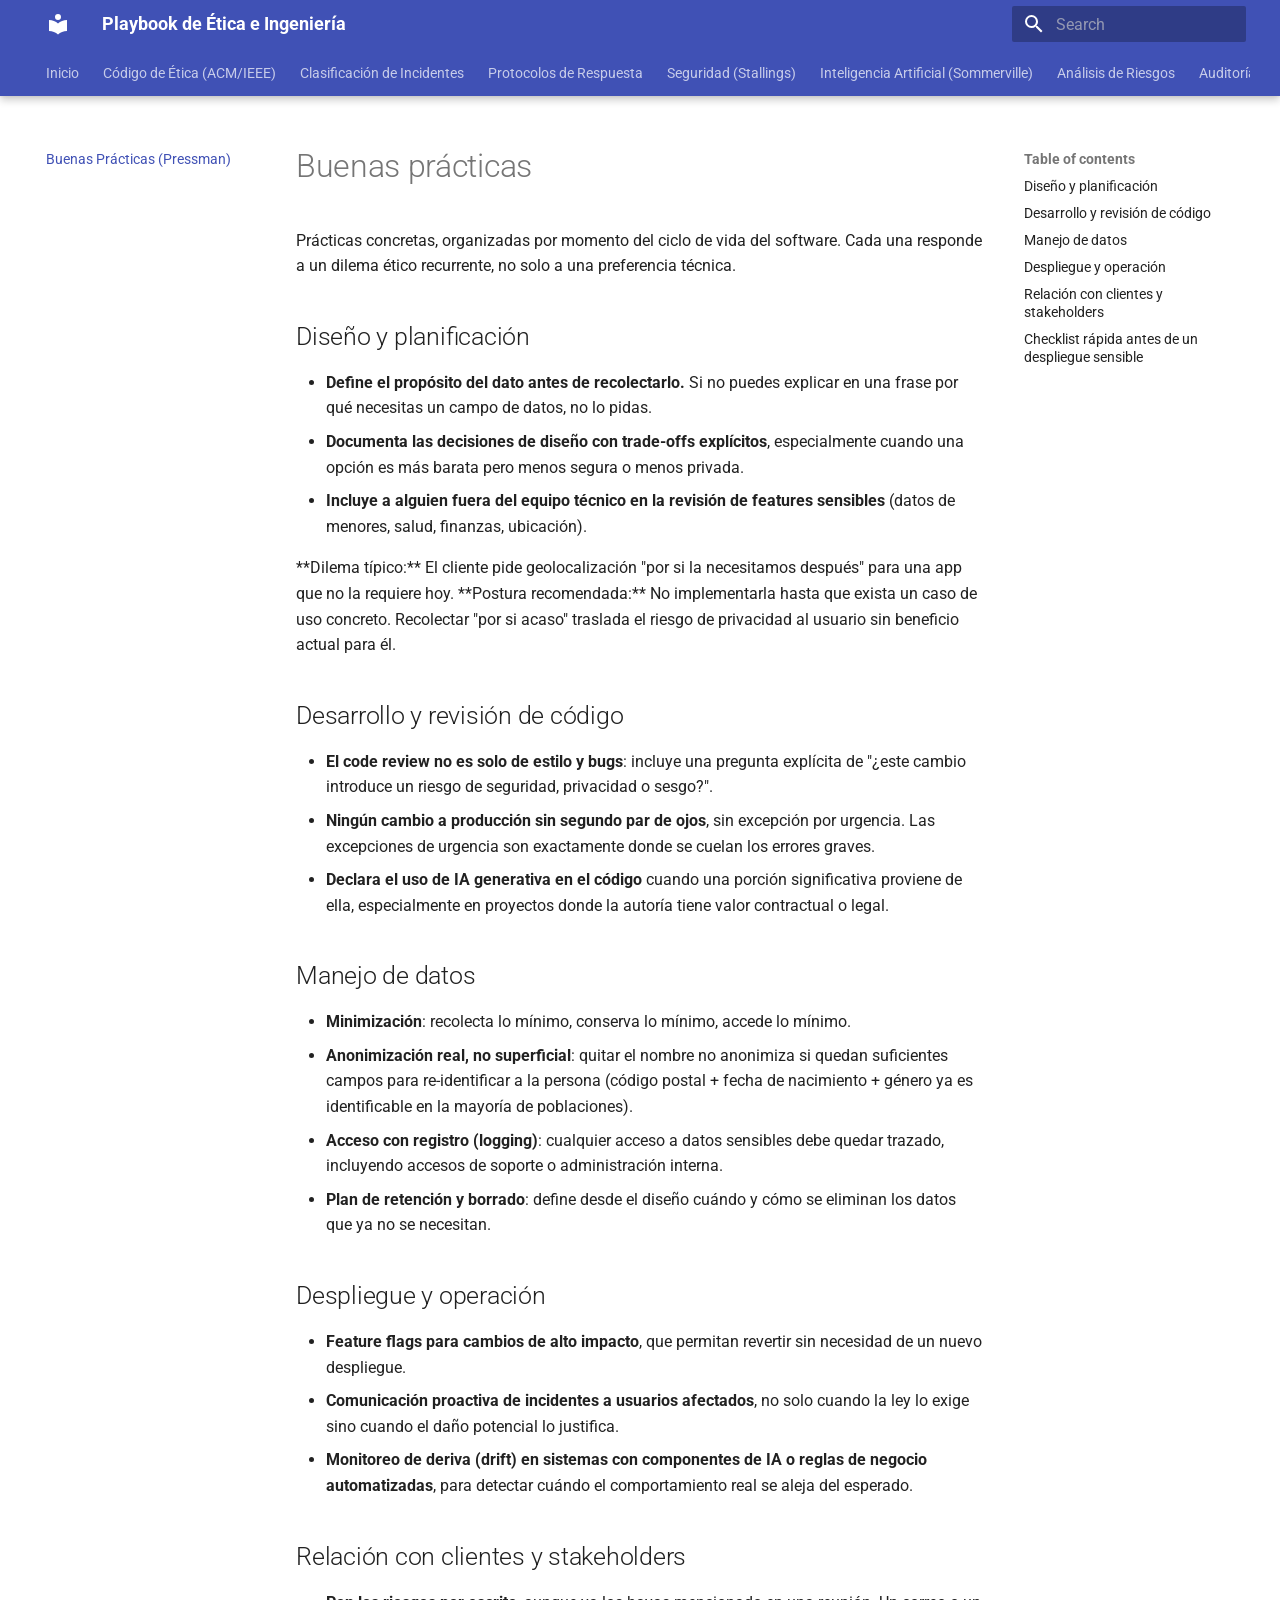
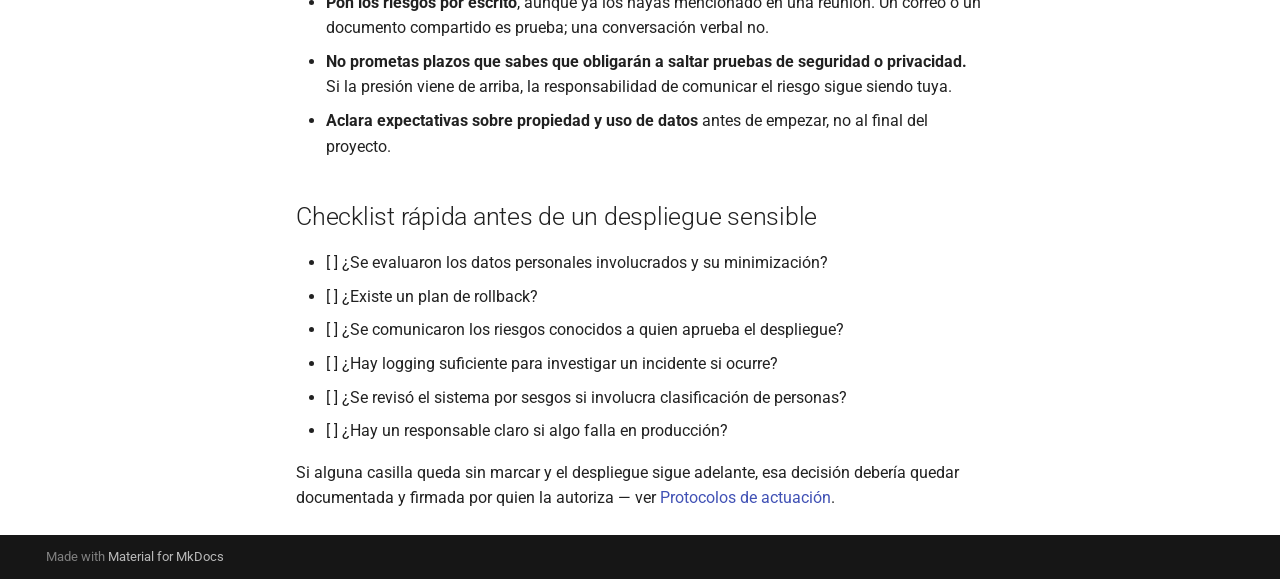
<file: buenas-practicas/index.html>
<!doctype html>
<html lang="en" class="no-js">
  <head>
    
      <meta charset="utf-8">
      <meta name="viewport" content="width=device-width,initial-scale=1">
      
      
      
      
        <link rel="prev" href="../auditorias/">
      
      
      
        
      
      
      <link rel="icon" href="../assets/images/favicon.png">
      <meta name="generator" content="mkdocs-1.6.1, mkdocs-material-9.7.6">
    
    
      
        <title>Buenas Prácticas (Pressman) - Playbook de Ética e Ingeniería</title>
      
    
    
      <link rel="stylesheet" href="../assets/stylesheets/main.484c7ddc.min.css">
      
        
        <link rel="stylesheet" href="../assets/stylesheets/palette.ab4e12ef.min.css">
      
      


    
    
      
    
    
      
        
        
        <link rel="preconnect" href="https://fonts.gstatic.com" crossorigin>
        <link rel="stylesheet" href="https://fonts.googleapis.com/css?family=Roboto:300,300i,400,400i,700,700i%7CRoboto+Mono:400,400i,700,700i&display=fallback">
        <style>:root{--md-text-font:"Roboto";--md-code-font:"Roboto Mono"}</style>
      
    
    
      <link rel="stylesheet" href="../stylesheets/extra.css">
    
    <script>__md_scope=new URL("..",location),__md_hash=e=>[...e].reduce(((e,_)=>(e<<5)-e+_.charCodeAt(0)),0),__md_get=(e,_=localStorage,t=__md_scope)=>JSON.parse(_.getItem(t.pathname+"."+e)),__md_set=(e,_,t=localStorage,a=__md_scope)=>{try{t.setItem(a.pathname+"."+e,JSON.stringify(_))}catch(e){}}</script>
    
      

    
    
  </head>
  
  
    
    
    
    
    
    <body dir="ltr" data-md-color-scheme="preference" data-md-color-primary="indigo" data-md-color-accent="indigo">
  
    
    <input class="md-toggle" data-md-toggle="drawer" type="checkbox" id="__drawer" autocomplete="off">
    <input class="md-toggle" data-md-toggle="search" type="checkbox" id="__search" autocomplete="off">
    <label class="md-overlay" for="__drawer"></label>
    <div data-md-component="skip">
      
        
        <a href="#buenas-practicas" class="md-skip">
          Skip to content
        </a>
      
    </div>
    <div data-md-component="announce">
      
    </div>
    
    
      

  

<header class="md-header md-header--shadow md-header--lifted" data-md-component="header">
  <nav class="md-header__inner md-grid" aria-label="Header">
    <a href=".." title="Playbook de Ética e Ingeniería" class="md-header__button md-logo" aria-label="Playbook de Ética e Ingeniería" data-md-component="logo">
      
  
  <svg xmlns="http://www.w3.org/2000/svg" viewBox="0 0 24 24"><path d="M12 8a3 3 0 0 0 3-3 3 3 0 0 0-3-3 3 3 0 0 0-3 3 3 3 0 0 0 3 3m0 3.54C9.64 9.35 6.5 8 3 8v11c3.5 0 6.64 1.35 9 3.54 2.36-2.19 5.5-3.54 9-3.54V8c-3.5 0-6.64 1.35-9 3.54"/></svg>

    </a>
    <label class="md-header__button md-icon" for="__drawer">
      
      <svg xmlns="http://www.w3.org/2000/svg" viewBox="0 0 24 24"><path d="M3 6h18v2H3zm0 5h18v2H3zm0 5h18v2H3z"/></svg>
    </label>
    <div class="md-header__title" data-md-component="header-title">
      <div class="md-header__ellipsis">
        <div class="md-header__topic">
          <span class="md-ellipsis">
            Playbook de Ética e Ingeniería
          </span>
        </div>
        <div class="md-header__topic" data-md-component="header-topic">
          <span class="md-ellipsis">
            
              Buenas Prácticas (Pressman)
            
          </span>
        </div>
      </div>
    </div>
    
      
    
    
    
    
      
      
        <label class="md-header__button md-icon" for="__search">
          
          <svg xmlns="http://www.w3.org/2000/svg" viewBox="0 0 24 24"><path d="M9.5 3A6.5 6.5 0 0 1 16 9.5c0 1.61-.59 3.09-1.56 4.23l.27.27h.79l5 5-1.5 1.5-5-5v-.79l-.27-.27A6.52 6.52 0 0 1 9.5 16 6.5 6.5 0 0 1 3 9.5 6.5 6.5 0 0 1 9.5 3m0 2C7 5 5 7 5 9.5S7 14 9.5 14 14 12 14 9.5 12 5 9.5 5"/></svg>
        </label>
        <div class="md-search" data-md-component="search" role="dialog">
  <label class="md-search__overlay" for="__search"></label>
  <div class="md-search__inner" role="search">
    <form class="md-search__form" name="search">
      <input type="text" class="md-search__input" name="query" aria-label="Search" placeholder="Search" autocapitalize="off" autocorrect="off" autocomplete="off" spellcheck="false" data-md-component="search-query" required>
      <label class="md-search__icon md-icon" for="__search">
        
        <svg xmlns="http://www.w3.org/2000/svg" viewBox="0 0 24 24"><path d="M9.5 3A6.5 6.5 0 0 1 16 9.5c0 1.61-.59 3.09-1.56 4.23l.27.27h.79l5 5-1.5 1.5-5-5v-.79l-.27-.27A6.52 6.52 0 0 1 9.5 16 6.5 6.5 0 0 1 3 9.5 6.5 6.5 0 0 1 9.5 3m0 2C7 5 5 7 5 9.5S7 14 9.5 14 14 12 14 9.5 12 5 9.5 5"/></svg>
        
        <svg xmlns="http://www.w3.org/2000/svg" viewBox="0 0 24 24"><path d="M20 11v2H8l5.5 5.5-1.42 1.42L4.16 12l7.92-7.92L13.5 5.5 8 11z"/></svg>
      </label>
      <nav class="md-search__options" aria-label="Search">
        
        <button type="reset" class="md-search__icon md-icon" title="Clear" aria-label="Clear" tabindex="-1">
          
          <svg xmlns="http://www.w3.org/2000/svg" viewBox="0 0 24 24"><path d="M19 6.41 17.59 5 12 10.59 6.41 5 5 6.41 10.59 12 5 17.59 6.41 19 12 13.41 17.59 19 19 17.59 13.41 12z"/></svg>
        </button>
      </nav>
      
        <div class="md-search__suggest" data-md-component="search-suggest"></div>
      
    </form>
    <div class="md-search__output">
      <div class="md-search__scrollwrap" tabindex="0" data-md-scrollfix>
        <div class="md-search-result" data-md-component="search-result">
          <div class="md-search-result__meta">
            Initializing search
          </div>
          <ol class="md-search-result__list" role="presentation"></ol>
        </div>
      </div>
    </div>
  </div>
</div>
      
    
    
  </nav>
  
    
      
<nav class="md-tabs" aria-label="Tabs" data-md-component="tabs">
  <div class="md-grid">
    <ul class="md-tabs__list">
      
        
  
  
  
  
    <li class="md-tabs__item">
      <a href=".." class="md-tabs__link">
        
  
  
    
  
  Inicio

      </a>
    </li>
  

      
        
  
  
  
  
    <li class="md-tabs__item">
      <a href="../codigo-etica/" class="md-tabs__link">
        
  
  
    
  
  Código de Ética (ACM/IEEE)

      </a>
    </li>
  

      
        
  
  
  
  
    <li class="md-tabs__item">
      <a href="../incidentes/" class="md-tabs__link">
        
  
  
    
  
  Clasificación de Incidentes

      </a>
    </li>
  

      
        
  
  
  
  
    <li class="md-tabs__item">
      <a href="../protocolos/" class="md-tabs__link">
        
  
  
    
  
  Protocolos de Respuesta

      </a>
    </li>
  

      
        
  
  
  
  
    <li class="md-tabs__item">
      <a href="../seguridad/" class="md-tabs__link">
        
  
  
    
  
  Seguridad (Stallings)

      </a>
    </li>
  

      
        
  
  
  
  
    <li class="md-tabs__item">
      <a href="../inteligencia-artificial/" class="md-tabs__link">
        
  
  
    
  
  Inteligencia Artificial (Sommerville)

      </a>
    </li>
  

      
        
  
  
  
  
    <li class="md-tabs__item">
      <a href="../riesgos/" class="md-tabs__link">
        
  
  
    
  
  Análisis de Riesgos

      </a>
    </li>
  

      
        
  
  
  
  
    <li class="md-tabs__item">
      <a href="../auditorias/" class="md-tabs__link">
        
  
  
    
  
  Auditorías de Seguridad

      </a>
    </li>
  

      
        
  
  
  
    
  
  
    <li class="md-tabs__item md-tabs__item--active">
      <a href="./" class="md-tabs__link">
        
  
  
    
  
  Buenas Prácticas (Pressman)

      </a>
    </li>
  

      
    </ul>
  </div>
</nav>
    
  
</header>
    
    <div class="md-container" data-md-component="container">
      
      
        
      
      <main class="md-main" data-md-component="main">
        <div class="md-main__inner md-grid">
          
            
              
              <div class="md-sidebar md-sidebar--primary" data-md-component="sidebar" data-md-type="navigation" >
                <div class="md-sidebar__scrollwrap">
                  <div class="md-sidebar__inner">
                    


  


<nav class="md-nav md-nav--primary md-nav--lifted" aria-label="Navigation" data-md-level="0">
  <label class="md-nav__title" for="__drawer">
    <a href=".." title="Playbook de Ética e Ingeniería" class="md-nav__button md-logo" aria-label="Playbook de Ética e Ingeniería" data-md-component="logo">
      
  
  <svg xmlns="http://www.w3.org/2000/svg" viewBox="0 0 24 24"><path d="M12 8a3 3 0 0 0 3-3 3 3 0 0 0-3-3 3 3 0 0 0-3 3 3 3 0 0 0 3 3m0 3.54C9.64 9.35 6.5 8 3 8v11c3.5 0 6.64 1.35 9 3.54 2.36-2.19 5.5-3.54 9-3.54V8c-3.5 0-6.64 1.35-9 3.54"/></svg>

    </a>
    Playbook de Ética e Ingeniería
  </label>
  
  <ul class="md-nav__list" data-md-scrollfix>
    
      
      
  
  
  
  
    <li class="md-nav__item">
      <a href=".." class="md-nav__link">
        
  
  
  <span class="md-ellipsis">
    
  
    Inicio
  

    
  </span>
  
  

      </a>
    </li>
  

    
      
      
  
  
  
  
    <li class="md-nav__item">
      <a href="../codigo-etica/" class="md-nav__link">
        
  
  
  <span class="md-ellipsis">
    
  
    Código de Ética (ACM/IEEE)
  

    
  </span>
  
  

      </a>
    </li>
  

    
      
      
  
  
  
  
    <li class="md-nav__item">
      <a href="../incidentes/" class="md-nav__link">
        
  
  
  <span class="md-ellipsis">
    
  
    Clasificación de Incidentes
  

    
  </span>
  
  

      </a>
    </li>
  

    
      
      
  
  
  
  
    <li class="md-nav__item">
      <a href="../protocolos/" class="md-nav__link">
        
  
  
  <span class="md-ellipsis">
    
  
    Protocolos de Respuesta
  

    
  </span>
  
  

      </a>
    </li>
  

    
      
      
  
  
  
  
    <li class="md-nav__item">
      <a href="../seguridad/" class="md-nav__link">
        
  
  
  <span class="md-ellipsis">
    
  
    Seguridad (Stallings)
  

    
  </span>
  
  

      </a>
    </li>
  

    
      
      
  
  
  
  
    <li class="md-nav__item">
      <a href="../inteligencia-artificial/" class="md-nav__link">
        
  
  
  <span class="md-ellipsis">
    
  
    Inteligencia Artificial (Sommerville)
  

    
  </span>
  
  

      </a>
    </li>
  

    
      
      
  
  
  
  
    <li class="md-nav__item">
      <a href="../riesgos/" class="md-nav__link">
        
  
  
  <span class="md-ellipsis">
    
  
    Análisis de Riesgos
  

    
  </span>
  
  

      </a>
    </li>
  

    
      
      
  
  
  
  
    <li class="md-nav__item">
      <a href="../auditorias/" class="md-nav__link">
        
  
  
  <span class="md-ellipsis">
    
  
    Auditorías de Seguridad
  

    
  </span>
  
  

      </a>
    </li>
  

    
      
      
  
  
    
  
  
  
    <li class="md-nav__item md-nav__item--active">
      
      <input class="md-nav__toggle md-toggle" type="checkbox" id="__toc">
      
      
        
      
      
        <label class="md-nav__link md-nav__link--active" for="__toc">
          
  
  
  <span class="md-ellipsis">
    
  
    Buenas Prácticas (Pressman)
  

    
  </span>
  
  

          <span class="md-nav__icon md-icon"></span>
        </label>
      
      <a href="./" class="md-nav__link md-nav__link--active">
        
  
  
  <span class="md-ellipsis">
    
  
    Buenas Prácticas (Pressman)
  

    
  </span>
  
  

      </a>
      
        

<nav class="md-nav md-nav--secondary" aria-label="Table of contents">
  
  
  
    
  
  
    <label class="md-nav__title" for="__toc">
      <span class="md-nav__icon md-icon"></span>
      Table of contents
    </label>
    <ul class="md-nav__list" data-md-component="toc" data-md-scrollfix>
      
        <li class="md-nav__item">
  <a href="#diseno-y-planificacion" class="md-nav__link">
    <span class="md-ellipsis">
      
        Diseño y planificación
      
    </span>
  </a>
  
</li>
      
        <li class="md-nav__item">
  <a href="#desarrollo-y-revision-de-codigo" class="md-nav__link">
    <span class="md-ellipsis">
      
        Desarrollo y revisión de código
      
    </span>
  </a>
  
</li>
      
        <li class="md-nav__item">
  <a href="#manejo-de-datos" class="md-nav__link">
    <span class="md-ellipsis">
      
        Manejo de datos
      
    </span>
  </a>
  
</li>
      
        <li class="md-nav__item">
  <a href="#despliegue-y-operacion" class="md-nav__link">
    <span class="md-ellipsis">
      
        Despliegue y operación
      
    </span>
  </a>
  
</li>
      
        <li class="md-nav__item">
  <a href="#relacion-con-clientes-y-stakeholders" class="md-nav__link">
    <span class="md-ellipsis">
      
        Relación con clientes y stakeholders
      
    </span>
  </a>
  
</li>
      
        <li class="md-nav__item">
  <a href="#checklist-rapida-antes-de-un-despliegue-sensible" class="md-nav__link">
    <span class="md-ellipsis">
      
        Checklist rápida antes de un despliegue sensible
      
    </span>
  </a>
  
</li>
      
    </ul>
  
</nav>
      
    </li>
  

    
  </ul>
</nav>
                  </div>
                </div>
              </div>
            
            
              
              <div class="md-sidebar md-sidebar--secondary" data-md-component="sidebar" data-md-type="toc" >
                <div class="md-sidebar__scrollwrap">
                  <div class="md-sidebar__inner">
                    

<nav class="md-nav md-nav--secondary" aria-label="Table of contents">
  
  
  
    
  
  
    <label class="md-nav__title" for="__toc">
      <span class="md-nav__icon md-icon"></span>
      Table of contents
    </label>
    <ul class="md-nav__list" data-md-component="toc" data-md-scrollfix>
      
        <li class="md-nav__item">
  <a href="#diseno-y-planificacion" class="md-nav__link">
    <span class="md-ellipsis">
      
        Diseño y planificación
      
    </span>
  </a>
  
</li>
      
        <li class="md-nav__item">
  <a href="#desarrollo-y-revision-de-codigo" class="md-nav__link">
    <span class="md-ellipsis">
      
        Desarrollo y revisión de código
      
    </span>
  </a>
  
</li>
      
        <li class="md-nav__item">
  <a href="#manejo-de-datos" class="md-nav__link">
    <span class="md-ellipsis">
      
        Manejo de datos
      
    </span>
  </a>
  
</li>
      
        <li class="md-nav__item">
  <a href="#despliegue-y-operacion" class="md-nav__link">
    <span class="md-ellipsis">
      
        Despliegue y operación
      
    </span>
  </a>
  
</li>
      
        <li class="md-nav__item">
  <a href="#relacion-con-clientes-y-stakeholders" class="md-nav__link">
    <span class="md-ellipsis">
      
        Relación con clientes y stakeholders
      
    </span>
  </a>
  
</li>
      
        <li class="md-nav__item">
  <a href="#checklist-rapida-antes-de-un-despliegue-sensible" class="md-nav__link">
    <span class="md-ellipsis">
      
        Checklist rápida antes de un despliegue sensible
      
    </span>
  </a>
  
</li>
      
    </ul>
  
</nav>
                  </div>
                </div>
              </div>
            
          
          
            <div class="md-content" data-md-component="content">
              
              <article class="md-content__inner md-typeset">
                
                  



<h1 id="buenas-practicas">Buenas prácticas</h1>
<p>Prácticas concretas, organizadas por momento del ciclo de vida del software. Cada una responde a un dilema ético recurrente, no solo a una preferencia técnica.</p>
<h2 id="diseno-y-planificacion">Diseño y planificación</h2>
<ul>
<li><strong>Define el propósito del dato antes de recolectarlo.</strong> Si no puedes explicar en una frase por qué necesitas un campo de datos, no lo pidas.</li>
<li><strong>Documenta las decisiones de diseño con trade-offs explícitos</strong>, especialmente cuando una opción es más barata pero menos segura o menos privada.</li>
<li><strong>Incluye a alguien fuera del equipo técnico en la revisión de features sensibles</strong> (datos de menores, salud, finanzas, ubicación).</li>
</ul>
<div class="dilema" markdown>
**Dilema típico:** El cliente pide geolocalización "por si la necesitamos después" para una app que no la requiere hoy.

**Postura recomendada:** No implementarla hasta que exista un caso de uso concreto. Recolectar "por si acaso" traslada el riesgo de privacidad al usuario sin beneficio actual para él.
</div>

<h2 id="desarrollo-y-revision-de-codigo">Desarrollo y revisión de código</h2>
<ul>
<li><strong>El code review no es solo de estilo y bugs</strong>: incluye una pregunta explícita de "¿este cambio introduce un riesgo de seguridad, privacidad o sesgo?".</li>
<li><strong>Ningún cambio a producción sin segundo par de ojos</strong>, sin excepción por urgencia. Las excepciones de urgencia son exactamente donde se cuelan los errores graves.</li>
<li><strong>Declara el uso de IA generativa en el código</strong> cuando una porción significativa proviene de ella, especialmente en proyectos donde la autoría tiene valor contractual o legal.</li>
</ul>
<h2 id="manejo-de-datos">Manejo de datos</h2>
<ul>
<li><strong>Minimización</strong>: recolecta lo mínimo, conserva lo mínimo, accede lo mínimo.</li>
<li><strong>Anonimización real, no superficial</strong>: quitar el nombre no anonimiza si quedan suficientes campos para re-identificar a la persona (código postal + fecha de nacimiento + género ya es identificable en la mayoría de poblaciones).</li>
<li><strong>Acceso con registro (logging)</strong>: cualquier acceso a datos sensibles debe quedar trazado, incluyendo accesos de soporte o administración interna.</li>
<li><strong>Plan de retención y borrado</strong>: define desde el diseño cuándo y cómo se eliminan los datos que ya no se necesitan.</li>
</ul>
<h2 id="despliegue-y-operacion">Despliegue y operación</h2>
<ul>
<li><strong>Feature flags para cambios de alto impacto</strong>, que permitan revertir sin necesidad de un nuevo despliegue.</li>
<li><strong>Comunicación proactiva de incidentes a usuarios afectados</strong>, no solo cuando la ley lo exige sino cuando el daño potencial lo justifica.</li>
<li><strong>Monitoreo de deriva (drift) en sistemas con componentes de IA o reglas de negocio automatizadas</strong>, para detectar cuándo el comportamiento real se aleja del esperado.</li>
</ul>
<h2 id="relacion-con-clientes-y-stakeholders">Relación con clientes y stakeholders</h2>
<ul>
<li><strong>Pon los riesgos por escrito</strong>, aunque ya los hayas mencionado en una reunión. Un correo o un documento compartido es prueba; una conversación verbal no.</li>
<li><strong>No prometas plazos que sabes que obligarán a saltar pruebas de seguridad o privacidad.</strong> Si la presión viene de arriba, la responsabilidad de comunicar el riesgo sigue siendo tuya.</li>
<li><strong>Aclara expectativas sobre propiedad y uso de datos</strong> antes de empezar, no al final del proyecto.</li>
</ul>
<h2 id="checklist-rapida-antes-de-un-despliegue-sensible">Checklist rápida antes de un despliegue sensible</h2>
<ul>
<li>[ ] ¿Se evaluaron los datos personales involucrados y su minimización?</li>
<li>[ ] ¿Existe un plan de rollback?</li>
<li>[ ] ¿Se comunicaron los riesgos conocidos a quien aprueba el despliegue?</li>
<li>[ ] ¿Hay logging suficiente para investigar un incidente si ocurre?</li>
<li>[ ] ¿Se revisó el sistema por sesgos si involucra clasificación de personas?</li>
<li>[ ] ¿Hay un responsable claro si algo falla en producción?</li>
</ul>
<p>Si alguna casilla queda sin marcar y el despliegue sigue adelante, esa decisión debería quedar documentada y firmada por quien la autoriza — ver <a href="../protocolos/">Protocolos de actuación</a>.</p>












                
              </article>
            </div>
          
          
<script>var target=document.getElementById(location.hash.slice(1));target&&target.name&&(target.checked=target.name.startsWith("__tabbed_"))</script>
        </div>
        
      </main>
      
        <footer class="md-footer">
  
  <div class="md-footer-meta md-typeset">
    <div class="md-footer-meta__inner md-grid">
      <div class="md-copyright">
  
  
    Made with
    <a href="https://squidfunk.github.io/mkdocs-material/" target="_blank" rel="noopener">
      Material for MkDocs
    </a>
  
</div>
      
    </div>
  </div>
</footer>
      
    </div>
    <div class="md-dialog" data-md-component="dialog">
      <div class="md-dialog__inner md-typeset"></div>
    </div>
    
    
    
      
      
      <script id="__config" type="application/json">{"annotate": null, "base": "..", "features": ["navigation.tabs", "navigation.tabs.sticky", "navigation.tracking", "search.suggest"], "search": "../assets/javascripts/workers/search.2c215733.min.js", "tags": null, "translations": {"clipboard.copied": "Copied to clipboard", "clipboard.copy": "Copy to clipboard", "search.result.more.one": "1 more on this page", "search.result.more.other": "# more on this page", "search.result.none": "No matching documents", "search.result.one": "1 matching document", "search.result.other": "# matching documents", "search.result.placeholder": "Type to start searching", "search.result.term.missing": "Missing", "select.version": "Select version"}, "version": null}</script>
    
    
      <script src="../assets/javascripts/bundle.79ae519e.min.js"></script>
      
    
  </body>
</html>
</file>
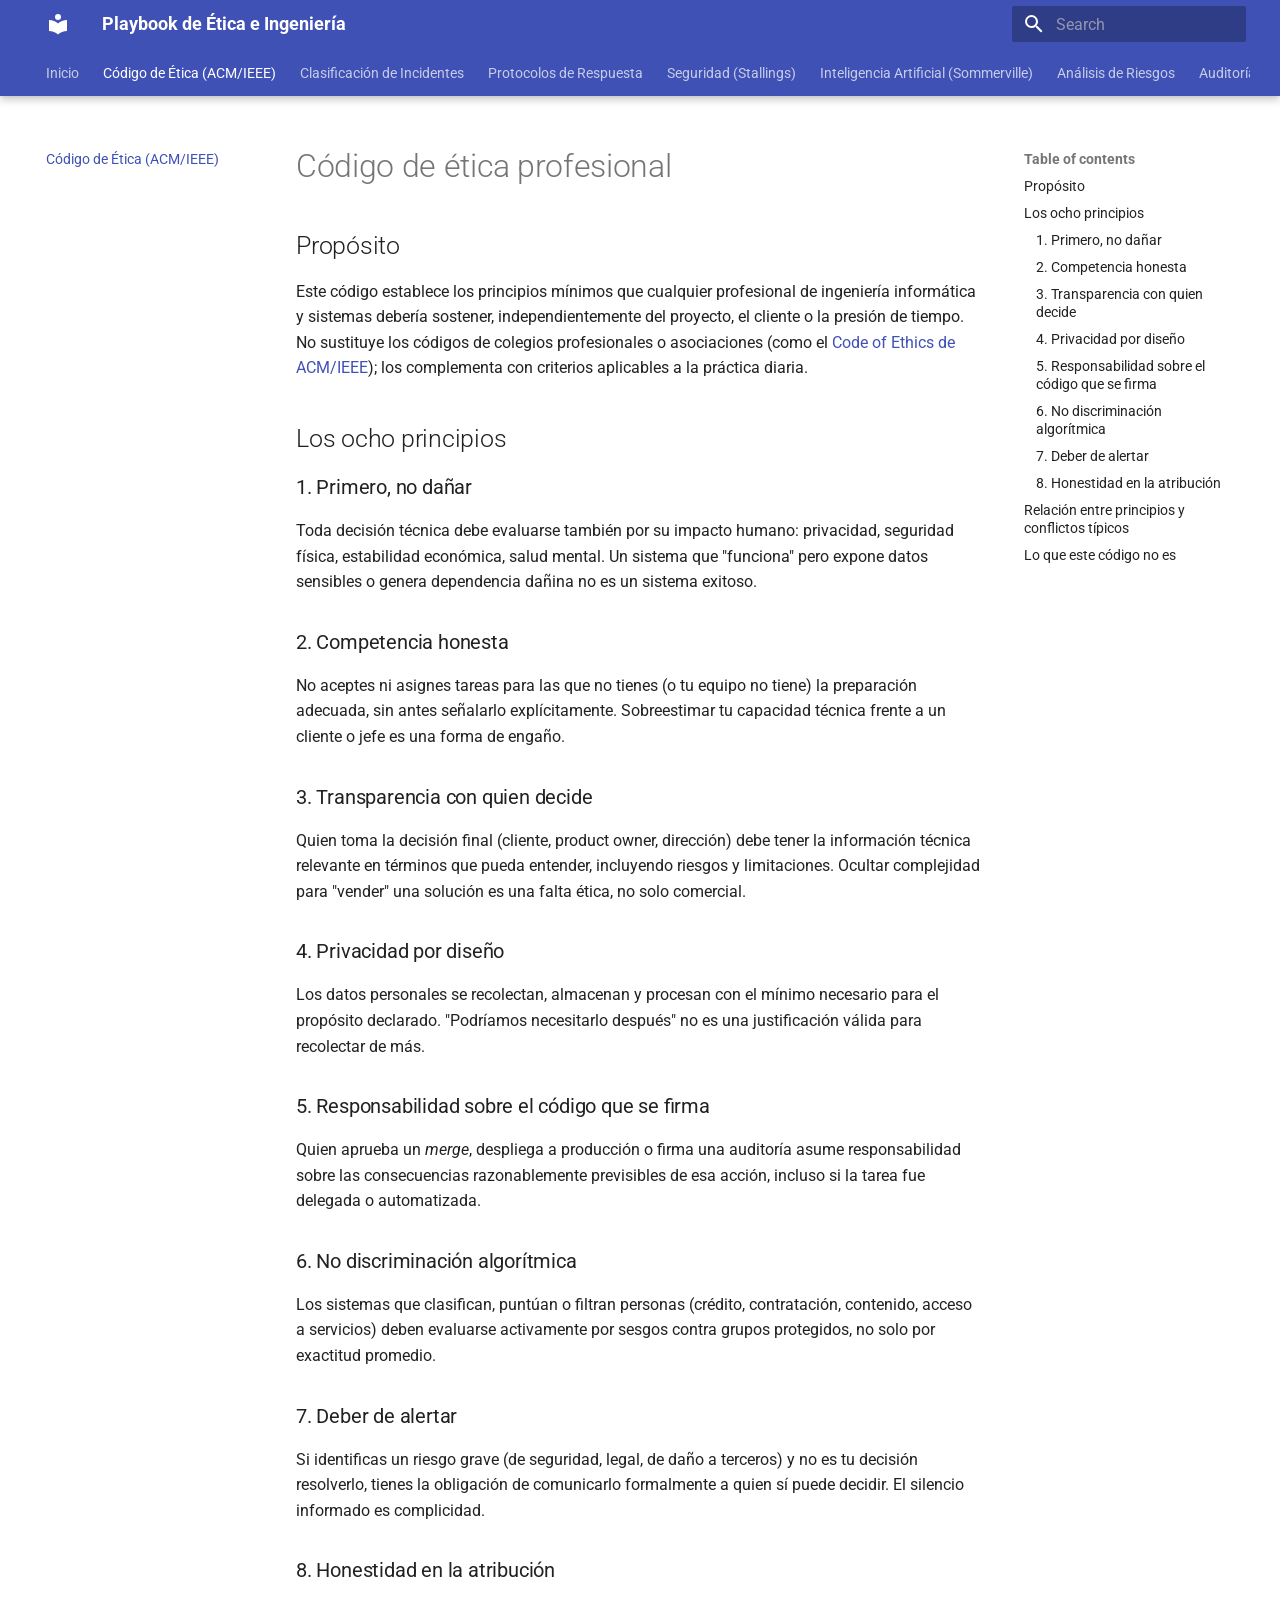
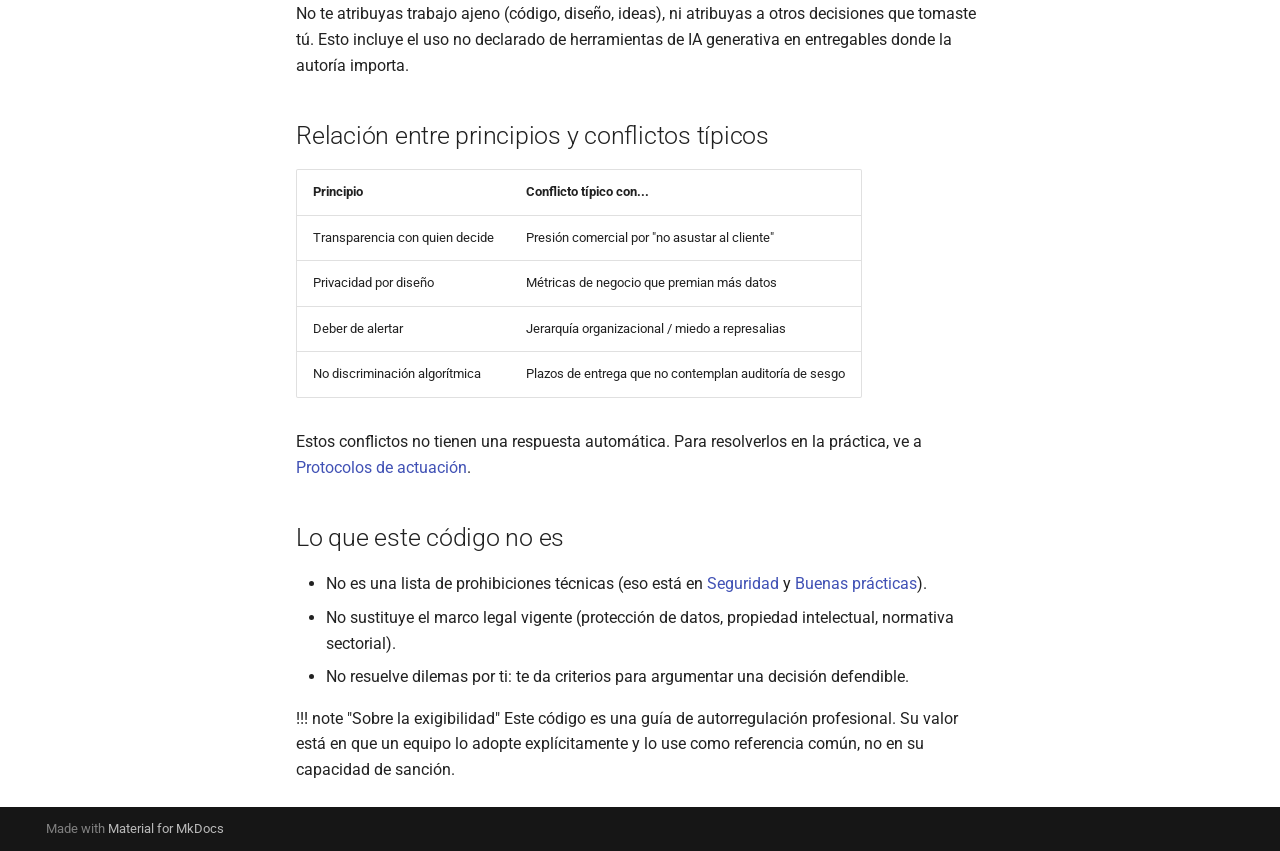
<file: codigo-etica/index.html>
<!doctype html>
<html lang="en" class="no-js">
  <head>
    
      <meta charset="utf-8">
      <meta name="viewport" content="width=device-width,initial-scale=1">
      
      
      
      
        <link rel="prev" href="..">
      
      
        <link rel="next" href="../incidentes/">
      
      
        
      
      
      <link rel="icon" href="../assets/images/favicon.png">
      <meta name="generator" content="mkdocs-1.6.1, mkdocs-material-9.7.6">
    
    
      
        <title>Código de Ética (ACM/IEEE) - Playbook de Ética e Ingeniería</title>
      
    
    
      <link rel="stylesheet" href="../assets/stylesheets/main.484c7ddc.min.css">
      
        
        <link rel="stylesheet" href="../assets/stylesheets/palette.ab4e12ef.min.css">
      
      


    
    
      
    
    
      
        
        
        <link rel="preconnect" href="https://fonts.gstatic.com" crossorigin>
        <link rel="stylesheet" href="https://fonts.googleapis.com/css?family=Roboto:300,300i,400,400i,700,700i%7CRoboto+Mono:400,400i,700,700i&display=fallback">
        <style>:root{--md-text-font:"Roboto";--md-code-font:"Roboto Mono"}</style>
      
    
    
      <link rel="stylesheet" href="../stylesheets/extra.css">
    
    <script>__md_scope=new URL("..",location),__md_hash=e=>[...e].reduce(((e,_)=>(e<<5)-e+_.charCodeAt(0)),0),__md_get=(e,_=localStorage,t=__md_scope)=>JSON.parse(_.getItem(t.pathname+"."+e)),__md_set=(e,_,t=localStorage,a=__md_scope)=>{try{t.setItem(a.pathname+"."+e,JSON.stringify(_))}catch(e){}}</script>
    
      

    
    
  </head>
  
  
    
    
    
    
    
    <body dir="ltr" data-md-color-scheme="preference" data-md-color-primary="indigo" data-md-color-accent="indigo">
  
    
    <input class="md-toggle" data-md-toggle="drawer" type="checkbox" id="__drawer" autocomplete="off">
    <input class="md-toggle" data-md-toggle="search" type="checkbox" id="__search" autocomplete="off">
    <label class="md-overlay" for="__drawer"></label>
    <div data-md-component="skip">
      
        
        <a href="#codigo-de-etica-profesional" class="md-skip">
          Skip to content
        </a>
      
    </div>
    <div data-md-component="announce">
      
    </div>
    
    
      

  

<header class="md-header md-header--shadow md-header--lifted" data-md-component="header">
  <nav class="md-header__inner md-grid" aria-label="Header">
    <a href=".." title="Playbook de Ética e Ingeniería" class="md-header__button md-logo" aria-label="Playbook de Ética e Ingeniería" data-md-component="logo">
      
  
  <svg xmlns="http://www.w3.org/2000/svg" viewBox="0 0 24 24"><path d="M12 8a3 3 0 0 0 3-3 3 3 0 0 0-3-3 3 3 0 0 0-3 3 3 3 0 0 0 3 3m0 3.54C9.64 9.35 6.5 8 3 8v11c3.5 0 6.64 1.35 9 3.54 2.36-2.19 5.5-3.54 9-3.54V8c-3.5 0-6.64 1.35-9 3.54"/></svg>

    </a>
    <label class="md-header__button md-icon" for="__drawer">
      
      <svg xmlns="http://www.w3.org/2000/svg" viewBox="0 0 24 24"><path d="M3 6h18v2H3zm0 5h18v2H3zm0 5h18v2H3z"/></svg>
    </label>
    <div class="md-header__title" data-md-component="header-title">
      <div class="md-header__ellipsis">
        <div class="md-header__topic">
          <span class="md-ellipsis">
            Playbook de Ética e Ingeniería
          </span>
        </div>
        <div class="md-header__topic" data-md-component="header-topic">
          <span class="md-ellipsis">
            
              Código de Ética (ACM/IEEE)
            
          </span>
        </div>
      </div>
    </div>
    
      
    
    
    
    
      
      
        <label class="md-header__button md-icon" for="__search">
          
          <svg xmlns="http://www.w3.org/2000/svg" viewBox="0 0 24 24"><path d="M9.5 3A6.5 6.5 0 0 1 16 9.5c0 1.61-.59 3.09-1.56 4.23l.27.27h.79l5 5-1.5 1.5-5-5v-.79l-.27-.27A6.52 6.52 0 0 1 9.5 16 6.5 6.5 0 0 1 3 9.5 6.5 6.5 0 0 1 9.5 3m0 2C7 5 5 7 5 9.5S7 14 9.5 14 14 12 14 9.5 12 5 9.5 5"/></svg>
        </label>
        <div class="md-search" data-md-component="search" role="dialog">
  <label class="md-search__overlay" for="__search"></label>
  <div class="md-search__inner" role="search">
    <form class="md-search__form" name="search">
      <input type="text" class="md-search__input" name="query" aria-label="Search" placeholder="Search" autocapitalize="off" autocorrect="off" autocomplete="off" spellcheck="false" data-md-component="search-query" required>
      <label class="md-search__icon md-icon" for="__search">
        
        <svg xmlns="http://www.w3.org/2000/svg" viewBox="0 0 24 24"><path d="M9.5 3A6.5 6.5 0 0 1 16 9.5c0 1.61-.59 3.09-1.56 4.23l.27.27h.79l5 5-1.5 1.5-5-5v-.79l-.27-.27A6.52 6.52 0 0 1 9.5 16 6.5 6.5 0 0 1 3 9.5 6.5 6.5 0 0 1 9.5 3m0 2C7 5 5 7 5 9.5S7 14 9.5 14 14 12 14 9.5 12 5 9.5 5"/></svg>
        
        <svg xmlns="http://www.w3.org/2000/svg" viewBox="0 0 24 24"><path d="M20 11v2H8l5.5 5.5-1.42 1.42L4.16 12l7.92-7.92L13.5 5.5 8 11z"/></svg>
      </label>
      <nav class="md-search__options" aria-label="Search">
        
        <button type="reset" class="md-search__icon md-icon" title="Clear" aria-label="Clear" tabindex="-1">
          
          <svg xmlns="http://www.w3.org/2000/svg" viewBox="0 0 24 24"><path d="M19 6.41 17.59 5 12 10.59 6.41 5 5 6.41 10.59 12 5 17.59 6.41 19 12 13.41 17.59 19 19 17.59 13.41 12z"/></svg>
        </button>
      </nav>
      
        <div class="md-search__suggest" data-md-component="search-suggest"></div>
      
    </form>
    <div class="md-search__output">
      <div class="md-search__scrollwrap" tabindex="0" data-md-scrollfix>
        <div class="md-search-result" data-md-component="search-result">
          <div class="md-search-result__meta">
            Initializing search
          </div>
          <ol class="md-search-result__list" role="presentation"></ol>
        </div>
      </div>
    </div>
  </div>
</div>
      
    
    
  </nav>
  
    
      
<nav class="md-tabs" aria-label="Tabs" data-md-component="tabs">
  <div class="md-grid">
    <ul class="md-tabs__list">
      
        
  
  
  
  
    <li class="md-tabs__item">
      <a href=".." class="md-tabs__link">
        
  
  
    
  
  Inicio

      </a>
    </li>
  

      
        
  
  
  
    
  
  
    <li class="md-tabs__item md-tabs__item--active">
      <a href="./" class="md-tabs__link">
        
  
  
    
  
  Código de Ética (ACM/IEEE)

      </a>
    </li>
  

      
        
  
  
  
  
    <li class="md-tabs__item">
      <a href="../incidentes/" class="md-tabs__link">
        
  
  
    
  
  Clasificación de Incidentes

      </a>
    </li>
  

      
        
  
  
  
  
    <li class="md-tabs__item">
      <a href="../protocolos/" class="md-tabs__link">
        
  
  
    
  
  Protocolos de Respuesta

      </a>
    </li>
  

      
        
  
  
  
  
    <li class="md-tabs__item">
      <a href="../seguridad/" class="md-tabs__link">
        
  
  
    
  
  Seguridad (Stallings)

      </a>
    </li>
  

      
        
  
  
  
  
    <li class="md-tabs__item">
      <a href="../inteligencia-artificial/" class="md-tabs__link">
        
  
  
    
  
  Inteligencia Artificial (Sommerville)

      </a>
    </li>
  

      
        
  
  
  
  
    <li class="md-tabs__item">
      <a href="../riesgos/" class="md-tabs__link">
        
  
  
    
  
  Análisis de Riesgos

      </a>
    </li>
  

      
        
  
  
  
  
    <li class="md-tabs__item">
      <a href="../auditorias/" class="md-tabs__link">
        
  
  
    
  
  Auditorías de Seguridad

      </a>
    </li>
  

      
        
  
  
  
  
    <li class="md-tabs__item">
      <a href="../buenas-practicas/" class="md-tabs__link">
        
  
  
    
  
  Buenas Prácticas (Pressman)

      </a>
    </li>
  

      
    </ul>
  </div>
</nav>
    
  
</header>
    
    <div class="md-container" data-md-component="container">
      
      
        
      
      <main class="md-main" data-md-component="main">
        <div class="md-main__inner md-grid">
          
            
              
              <div class="md-sidebar md-sidebar--primary" data-md-component="sidebar" data-md-type="navigation" >
                <div class="md-sidebar__scrollwrap">
                  <div class="md-sidebar__inner">
                    


  


<nav class="md-nav md-nav--primary md-nav--lifted" aria-label="Navigation" data-md-level="0">
  <label class="md-nav__title" for="__drawer">
    <a href=".." title="Playbook de Ética e Ingeniería" class="md-nav__button md-logo" aria-label="Playbook de Ética e Ingeniería" data-md-component="logo">
      
  
  <svg xmlns="http://www.w3.org/2000/svg" viewBox="0 0 24 24"><path d="M12 8a3 3 0 0 0 3-3 3 3 0 0 0-3-3 3 3 0 0 0-3 3 3 3 0 0 0 3 3m0 3.54C9.64 9.35 6.5 8 3 8v11c3.5 0 6.64 1.35 9 3.54 2.36-2.19 5.5-3.54 9-3.54V8c-3.5 0-6.64 1.35-9 3.54"/></svg>

    </a>
    Playbook de Ética e Ingeniería
  </label>
  
  <ul class="md-nav__list" data-md-scrollfix>
    
      
      
  
  
  
  
    <li class="md-nav__item">
      <a href=".." class="md-nav__link">
        
  
  
  <span class="md-ellipsis">
    
  
    Inicio
  

    
  </span>
  
  

      </a>
    </li>
  

    
      
      
  
  
    
  
  
  
    <li class="md-nav__item md-nav__item--active">
      
      <input class="md-nav__toggle md-toggle" type="checkbox" id="__toc">
      
      
        
      
      
        <label class="md-nav__link md-nav__link--active" for="__toc">
          
  
  
  <span class="md-ellipsis">
    
  
    Código de Ética (ACM/IEEE)
  

    
  </span>
  
  

          <span class="md-nav__icon md-icon"></span>
        </label>
      
      <a href="./" class="md-nav__link md-nav__link--active">
        
  
  
  <span class="md-ellipsis">
    
  
    Código de Ética (ACM/IEEE)
  

    
  </span>
  
  

      </a>
      
        

<nav class="md-nav md-nav--secondary" aria-label="Table of contents">
  
  
  
    
  
  
    <label class="md-nav__title" for="__toc">
      <span class="md-nav__icon md-icon"></span>
      Table of contents
    </label>
    <ul class="md-nav__list" data-md-component="toc" data-md-scrollfix>
      
        <li class="md-nav__item">
  <a href="#proposito" class="md-nav__link">
    <span class="md-ellipsis">
      
        Propósito
      
    </span>
  </a>
  
</li>
      
        <li class="md-nav__item">
  <a href="#los-ocho-principios" class="md-nav__link">
    <span class="md-ellipsis">
      
        Los ocho principios
      
    </span>
  </a>
  
    <nav class="md-nav" aria-label="Los ocho principios">
      <ul class="md-nav__list">
        
          <li class="md-nav__item">
  <a href="#1-primero-no-danar" class="md-nav__link">
    <span class="md-ellipsis">
      
        1. Primero, no dañar
      
    </span>
  </a>
  
</li>
        
          <li class="md-nav__item">
  <a href="#2-competencia-honesta" class="md-nav__link">
    <span class="md-ellipsis">
      
        2. Competencia honesta
      
    </span>
  </a>
  
</li>
        
          <li class="md-nav__item">
  <a href="#3-transparencia-con-quien-decide" class="md-nav__link">
    <span class="md-ellipsis">
      
        3. Transparencia con quien decide
      
    </span>
  </a>
  
</li>
        
          <li class="md-nav__item">
  <a href="#4-privacidad-por-diseno" class="md-nav__link">
    <span class="md-ellipsis">
      
        4. Privacidad por diseño
      
    </span>
  </a>
  
</li>
        
          <li class="md-nav__item">
  <a href="#5-responsabilidad-sobre-el-codigo-que-se-firma" class="md-nav__link">
    <span class="md-ellipsis">
      
        5. Responsabilidad sobre el código que se firma
      
    </span>
  </a>
  
</li>
        
          <li class="md-nav__item">
  <a href="#6-no-discriminacion-algoritmica" class="md-nav__link">
    <span class="md-ellipsis">
      
        6. No discriminación algorítmica
      
    </span>
  </a>
  
</li>
        
          <li class="md-nav__item">
  <a href="#7-deber-de-alertar" class="md-nav__link">
    <span class="md-ellipsis">
      
        7. Deber de alertar
      
    </span>
  </a>
  
</li>
        
          <li class="md-nav__item">
  <a href="#8-honestidad-en-la-atribucion" class="md-nav__link">
    <span class="md-ellipsis">
      
        8. Honestidad en la atribución
      
    </span>
  </a>
  
</li>
        
      </ul>
    </nav>
  
</li>
      
        <li class="md-nav__item">
  <a href="#relacion-entre-principios-y-conflictos-tipicos" class="md-nav__link">
    <span class="md-ellipsis">
      
        Relación entre principios y conflictos típicos
      
    </span>
  </a>
  
</li>
      
        <li class="md-nav__item">
  <a href="#lo-que-este-codigo-no-es" class="md-nav__link">
    <span class="md-ellipsis">
      
        Lo que este código no es
      
    </span>
  </a>
  
</li>
      
    </ul>
  
</nav>
      
    </li>
  

    
      
      
  
  
  
  
    <li class="md-nav__item">
      <a href="../incidentes/" class="md-nav__link">
        
  
  
  <span class="md-ellipsis">
    
  
    Clasificación de Incidentes
  

    
  </span>
  
  

      </a>
    </li>
  

    
      
      
  
  
  
  
    <li class="md-nav__item">
      <a href="../protocolos/" class="md-nav__link">
        
  
  
  <span class="md-ellipsis">
    
  
    Protocolos de Respuesta
  

    
  </span>
  
  

      </a>
    </li>
  

    
      
      
  
  
  
  
    <li class="md-nav__item">
      <a href="../seguridad/" class="md-nav__link">
        
  
  
  <span class="md-ellipsis">
    
  
    Seguridad (Stallings)
  

    
  </span>
  
  

      </a>
    </li>
  

    
      
      
  
  
  
  
    <li class="md-nav__item">
      <a href="../inteligencia-artificial/" class="md-nav__link">
        
  
  
  <span class="md-ellipsis">
    
  
    Inteligencia Artificial (Sommerville)
  

    
  </span>
  
  

      </a>
    </li>
  

    
      
      
  
  
  
  
    <li class="md-nav__item">
      <a href="../riesgos/" class="md-nav__link">
        
  
  
  <span class="md-ellipsis">
    
  
    Análisis de Riesgos
  

    
  </span>
  
  

      </a>
    </li>
  

    
      
      
  
  
  
  
    <li class="md-nav__item">
      <a href="../auditorias/" class="md-nav__link">
        
  
  
  <span class="md-ellipsis">
    
  
    Auditorías de Seguridad
  

    
  </span>
  
  

      </a>
    </li>
  

    
      
      
  
  
  
  
    <li class="md-nav__item">
      <a href="../buenas-practicas/" class="md-nav__link">
        
  
  
  <span class="md-ellipsis">
    
  
    Buenas Prácticas (Pressman)
  

    
  </span>
  
  

      </a>
    </li>
  

    
  </ul>
</nav>
                  </div>
                </div>
              </div>
            
            
              
              <div class="md-sidebar md-sidebar--secondary" data-md-component="sidebar" data-md-type="toc" >
                <div class="md-sidebar__scrollwrap">
                  <div class="md-sidebar__inner">
                    

<nav class="md-nav md-nav--secondary" aria-label="Table of contents">
  
  
  
    
  
  
    <label class="md-nav__title" for="__toc">
      <span class="md-nav__icon md-icon"></span>
      Table of contents
    </label>
    <ul class="md-nav__list" data-md-component="toc" data-md-scrollfix>
      
        <li class="md-nav__item">
  <a href="#proposito" class="md-nav__link">
    <span class="md-ellipsis">
      
        Propósito
      
    </span>
  </a>
  
</li>
      
        <li class="md-nav__item">
  <a href="#los-ocho-principios" class="md-nav__link">
    <span class="md-ellipsis">
      
        Los ocho principios
      
    </span>
  </a>
  
    <nav class="md-nav" aria-label="Los ocho principios">
      <ul class="md-nav__list">
        
          <li class="md-nav__item">
  <a href="#1-primero-no-danar" class="md-nav__link">
    <span class="md-ellipsis">
      
        1. Primero, no dañar
      
    </span>
  </a>
  
</li>
        
          <li class="md-nav__item">
  <a href="#2-competencia-honesta" class="md-nav__link">
    <span class="md-ellipsis">
      
        2. Competencia honesta
      
    </span>
  </a>
  
</li>
        
          <li class="md-nav__item">
  <a href="#3-transparencia-con-quien-decide" class="md-nav__link">
    <span class="md-ellipsis">
      
        3. Transparencia con quien decide
      
    </span>
  </a>
  
</li>
        
          <li class="md-nav__item">
  <a href="#4-privacidad-por-diseno" class="md-nav__link">
    <span class="md-ellipsis">
      
        4. Privacidad por diseño
      
    </span>
  </a>
  
</li>
        
          <li class="md-nav__item">
  <a href="#5-responsabilidad-sobre-el-codigo-que-se-firma" class="md-nav__link">
    <span class="md-ellipsis">
      
        5. Responsabilidad sobre el código que se firma
      
    </span>
  </a>
  
</li>
        
          <li class="md-nav__item">
  <a href="#6-no-discriminacion-algoritmica" class="md-nav__link">
    <span class="md-ellipsis">
      
        6. No discriminación algorítmica
      
    </span>
  </a>
  
</li>
        
          <li class="md-nav__item">
  <a href="#7-deber-de-alertar" class="md-nav__link">
    <span class="md-ellipsis">
      
        7. Deber de alertar
      
    </span>
  </a>
  
</li>
        
          <li class="md-nav__item">
  <a href="#8-honestidad-en-la-atribucion" class="md-nav__link">
    <span class="md-ellipsis">
      
        8. Honestidad en la atribución
      
    </span>
  </a>
  
</li>
        
      </ul>
    </nav>
  
</li>
      
        <li class="md-nav__item">
  <a href="#relacion-entre-principios-y-conflictos-tipicos" class="md-nav__link">
    <span class="md-ellipsis">
      
        Relación entre principios y conflictos típicos
      
    </span>
  </a>
  
</li>
      
        <li class="md-nav__item">
  <a href="#lo-que-este-codigo-no-es" class="md-nav__link">
    <span class="md-ellipsis">
      
        Lo que este código no es
      
    </span>
  </a>
  
</li>
      
    </ul>
  
</nav>
                  </div>
                </div>
              </div>
            
          
          
            <div class="md-content" data-md-component="content">
              
              <article class="md-content__inner md-typeset">
                
                  



<h1 id="codigo-de-etica-profesional">Código de ética profesional</h1>
<h2 id="proposito">Propósito</h2>
<p>Este código establece los principios mínimos que cualquier profesional de ingeniería informática y sistemas debería sostener, independientemente del proyecto, el cliente o la presión de tiempo. No sustituye los códigos de colegios profesionales o asociaciones (como el <a href="https://www.acm.org/code-of-ethics">Code of Ethics de ACM/IEEE</a>); los complementa con criterios aplicables a la práctica diaria.</p>
<h2 id="los-ocho-principios">Los ocho principios</h2>
<h3 id="1-primero-no-danar">1. Primero, no dañar</h3>
<p>Toda decisión técnica debe evaluarse también por su impacto humano: privacidad, seguridad física, estabilidad económica, salud mental. Un sistema que "funciona" pero expone datos sensibles o genera dependencia dañina no es un sistema exitoso.</p>
<h3 id="2-competencia-honesta">2. Competencia honesta</h3>
<p>No aceptes ni asignes tareas para las que no tienes (o tu equipo no tiene) la preparación adecuada, sin antes señalarlo explícitamente. Sobreestimar tu capacidad técnica frente a un cliente o jefe es una forma de engaño.</p>
<h3 id="3-transparencia-con-quien-decide">3. Transparencia con quien decide</h3>
<p>Quien toma la decisión final (cliente, product owner, dirección) debe tener la información técnica relevante en términos que pueda entender, incluyendo riesgos y limitaciones. Ocultar complejidad para "vender" una solución es una falta ética, no solo comercial.</p>
<h3 id="4-privacidad-por-diseno">4. Privacidad por diseño</h3>
<p>Los datos personales se recolectan, almacenan y procesan con el mínimo necesario para el propósito declarado. "Podríamos necesitarlo después" no es una justificación válida para recolectar de más.</p>
<h3 id="5-responsabilidad-sobre-el-codigo-que-se-firma">5. Responsabilidad sobre el código que se firma</h3>
<p>Quien aprueba un <em>merge</em>, despliega a producción o firma una auditoría asume responsabilidad sobre las consecuencias razonablemente previsibles de esa acción, incluso si la tarea fue delegada o automatizada.</p>
<h3 id="6-no-discriminacion-algoritmica">6. No discriminación algorítmica</h3>
<p>Los sistemas que clasifican, puntúan o filtran personas (crédito, contratación, contenido, acceso a servicios) deben evaluarse activamente por sesgos contra grupos protegidos, no solo por exactitud promedio.</p>
<h3 id="7-deber-de-alertar">7. Deber de alertar</h3>
<p>Si identificas un riesgo grave (de seguridad, legal, de daño a terceros) y no es tu decisión resolverlo, tienes la obligación de comunicarlo formalmente a quien sí puede decidir. El silencio informado es complicidad.</p>
<h3 id="8-honestidad-en-la-atribucion">8. Honestidad en la atribución</h3>
<p>No te atribuyas trabajo ajeno (código, diseño, ideas), ni atribuyas a otros decisiones que tomaste tú. Esto incluye el uso no declarado de herramientas de IA generativa en entregables donde la autoría importa.</p>
<h2 id="relacion-entre-principios-y-conflictos-tipicos">Relación entre principios y conflictos típicos</h2>
<table>
<thead>
<tr>
<th>Principio</th>
<th>Conflicto típico con...</th>
</tr>
</thead>
<tbody>
<tr>
<td>Transparencia con quien decide</td>
<td>Presión comercial por "no asustar al cliente"</td>
</tr>
<tr>
<td>Privacidad por diseño</td>
<td>Métricas de negocio que premian más datos</td>
</tr>
<tr>
<td>Deber de alertar</td>
<td>Jerarquía organizacional / miedo a represalias</td>
</tr>
<tr>
<td>No discriminación algorítmica</td>
<td>Plazos de entrega que no contemplan auditoría de sesgo</td>
</tr>
</tbody>
</table>
<p>Estos conflictos no tienen una respuesta automática. Para resolverlos en la práctica, ve a <a href="../protocolos/">Protocolos de actuación</a>.</p>
<h2 id="lo-que-este-codigo-no-es">Lo que este código no es</h2>
<ul>
<li>No es una lista de prohibiciones técnicas (eso está en <a href="../seguridad/">Seguridad</a> y <a href="../buenas-practicas/">Buenas prácticas</a>).</li>
<li>No sustituye el marco legal vigente (protección de datos, propiedad intelectual, normativa sectorial).</li>
<li>No resuelve dilemas por ti: te da criterios para argumentar una decisión defendible.</li>
</ul>
<p>!!! note "Sobre la exigibilidad"
    Este código es una guía de autorregulación profesional. Su valor está en que un equipo lo adopte explícitamente y lo use como referencia común, no en su capacidad de sanción.</p>












                
              </article>
            </div>
          
          
<script>var target=document.getElementById(location.hash.slice(1));target&&target.name&&(target.checked=target.name.startsWith("__tabbed_"))</script>
        </div>
        
      </main>
      
        <footer class="md-footer">
  
  <div class="md-footer-meta md-typeset">
    <div class="md-footer-meta__inner md-grid">
      <div class="md-copyright">
  
  
    Made with
    <a href="https://squidfunk.github.io/mkdocs-material/" target="_blank" rel="noopener">
      Material for MkDocs
    </a>
  
</div>
      
    </div>
  </div>
</footer>
      
    </div>
    <div class="md-dialog" data-md-component="dialog">
      <div class="md-dialog__inner md-typeset"></div>
    </div>
    
    
    
      
      
      <script id="__config" type="application/json">{"annotate": null, "base": "..", "features": ["navigation.tabs", "navigation.tabs.sticky", "navigation.tracking", "search.suggest"], "search": "../assets/javascripts/workers/search.2c215733.min.js", "tags": null, "translations": {"clipboard.copied": "Copied to clipboard", "clipboard.copy": "Copy to clipboard", "search.result.more.one": "1 more on this page", "search.result.more.other": "# more on this page", "search.result.none": "No matching documents", "search.result.one": "1 matching document", "search.result.other": "# matching documents", "search.result.placeholder": "Type to start searching", "search.result.term.missing": "Missing", "select.version": "Select version"}, "version": null}</script>
    
    
      <script src="../assets/javascripts/bundle.79ae519e.min.js"></script>
      
    
  </body>
</html>
</file>
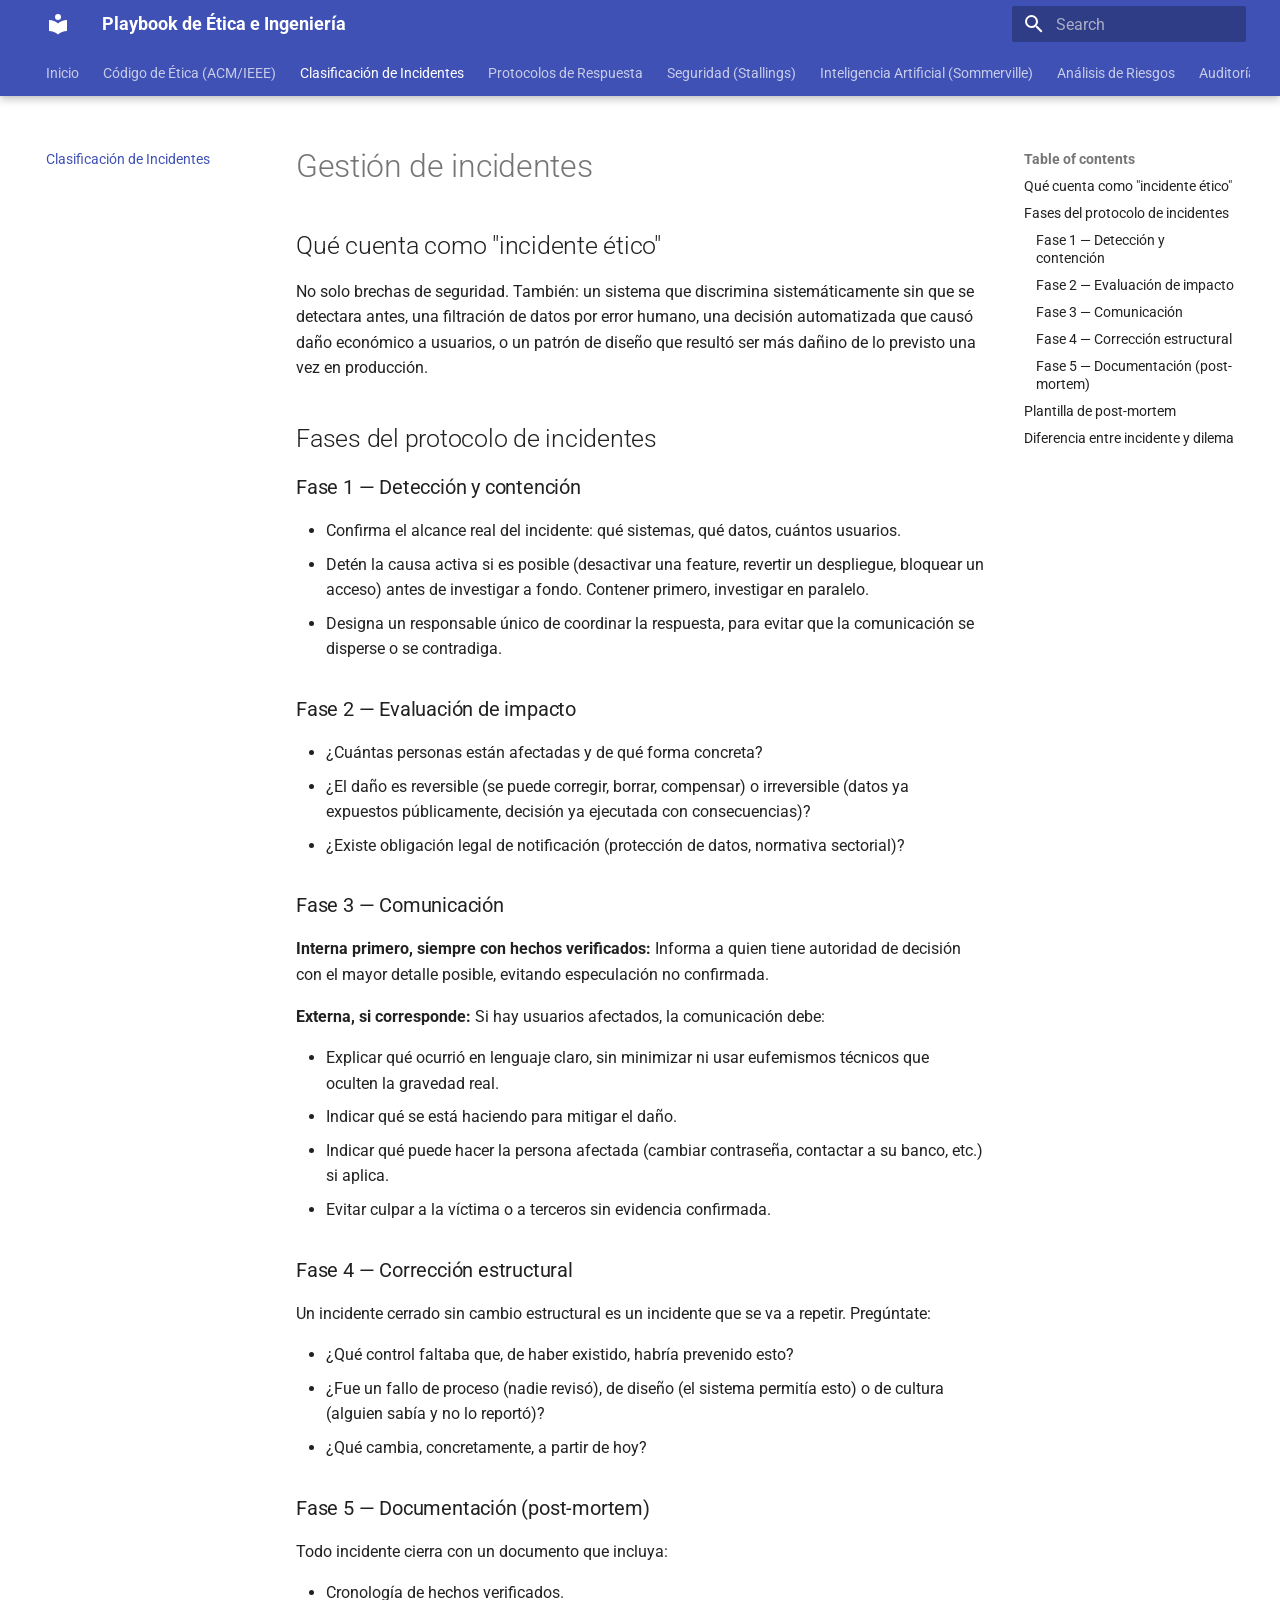
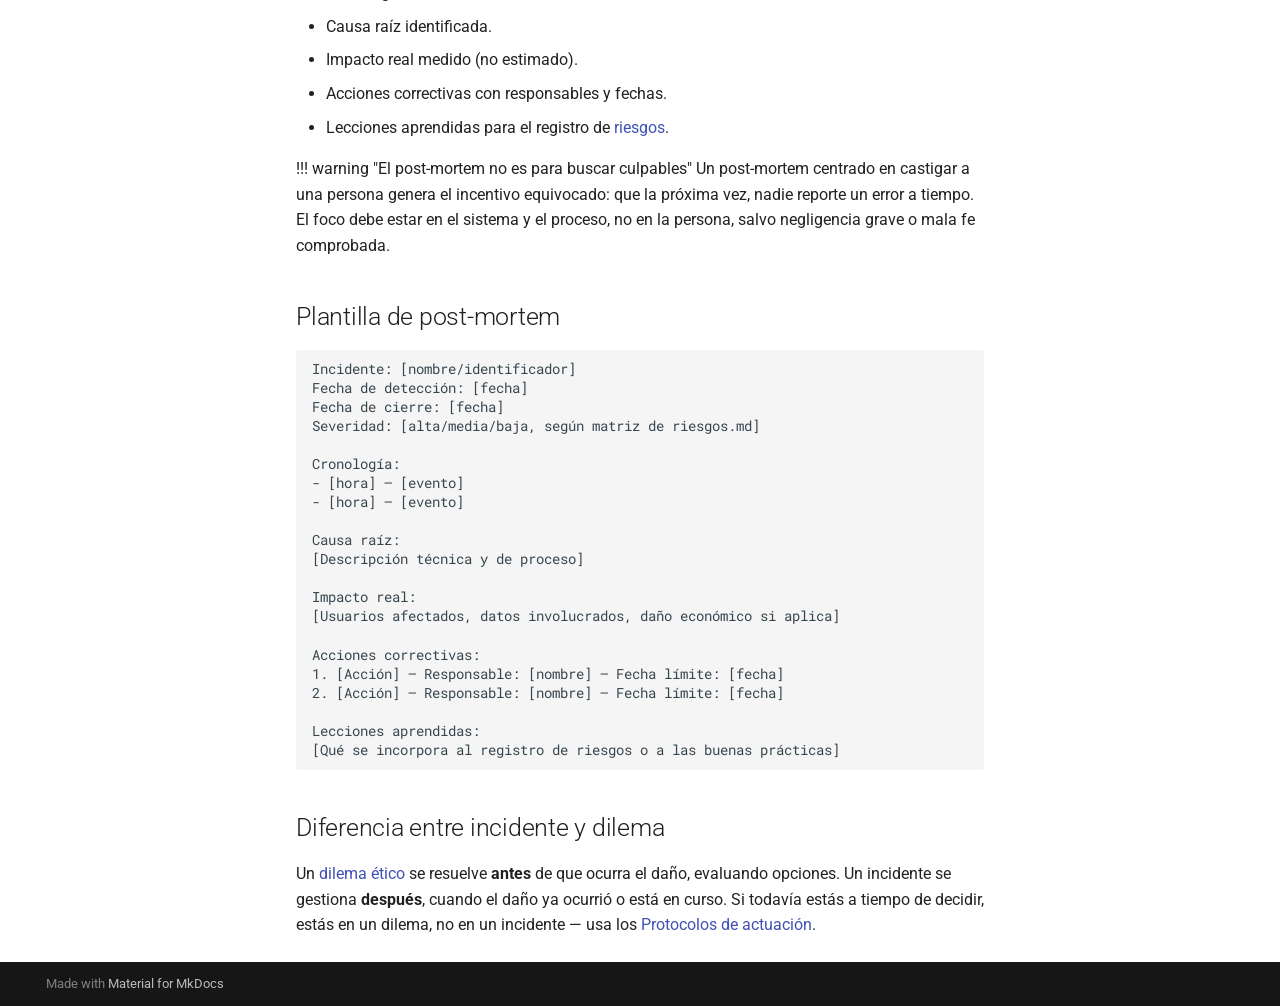
<file: incidentes/index.html>
<!doctype html>
<html lang="en" class="no-js">
  <head>
    
      <meta charset="utf-8">
      <meta name="viewport" content="width=device-width,initial-scale=1">
      
      
      
      
        <link rel="prev" href="../codigo-etica/">
      
      
        <link rel="next" href="../protocolos/">
      
      
        
      
      
      <link rel="icon" href="../assets/images/favicon.png">
      <meta name="generator" content="mkdocs-1.6.1, mkdocs-material-9.7.6">
    
    
      
        <title>Clasificación de Incidentes - Playbook de Ética e Ingeniería</title>
      
    
    
      <link rel="stylesheet" href="../assets/stylesheets/main.484c7ddc.min.css">
      
        
        <link rel="stylesheet" href="../assets/stylesheets/palette.ab4e12ef.min.css">
      
      


    
    
      
    
    
      
        
        
        <link rel="preconnect" href="https://fonts.gstatic.com" crossorigin>
        <link rel="stylesheet" href="https://fonts.googleapis.com/css?family=Roboto:300,300i,400,400i,700,700i%7CRoboto+Mono:400,400i,700,700i&display=fallback">
        <style>:root{--md-text-font:"Roboto";--md-code-font:"Roboto Mono"}</style>
      
    
    
      <link rel="stylesheet" href="../stylesheets/extra.css">
    
    <script>__md_scope=new URL("..",location),__md_hash=e=>[...e].reduce(((e,_)=>(e<<5)-e+_.charCodeAt(0)),0),__md_get=(e,_=localStorage,t=__md_scope)=>JSON.parse(_.getItem(t.pathname+"."+e)),__md_set=(e,_,t=localStorage,a=__md_scope)=>{try{t.setItem(a.pathname+"."+e,JSON.stringify(_))}catch(e){}}</script>
    
      

    
    
  </head>
  
  
    
    
    
    
    
    <body dir="ltr" data-md-color-scheme="preference" data-md-color-primary="indigo" data-md-color-accent="indigo">
  
    
    <input class="md-toggle" data-md-toggle="drawer" type="checkbox" id="__drawer" autocomplete="off">
    <input class="md-toggle" data-md-toggle="search" type="checkbox" id="__search" autocomplete="off">
    <label class="md-overlay" for="__drawer"></label>
    <div data-md-component="skip">
      
        
        <a href="#gestion-de-incidentes" class="md-skip">
          Skip to content
        </a>
      
    </div>
    <div data-md-component="announce">
      
    </div>
    
    
      

  

<header class="md-header md-header--shadow md-header--lifted" data-md-component="header">
  <nav class="md-header__inner md-grid" aria-label="Header">
    <a href=".." title="Playbook de Ética e Ingeniería" class="md-header__button md-logo" aria-label="Playbook de Ética e Ingeniería" data-md-component="logo">
      
  
  <svg xmlns="http://www.w3.org/2000/svg" viewBox="0 0 24 24"><path d="M12 8a3 3 0 0 0 3-3 3 3 0 0 0-3-3 3 3 0 0 0-3 3 3 3 0 0 0 3 3m0 3.54C9.64 9.35 6.5 8 3 8v11c3.5 0 6.64 1.35 9 3.54 2.36-2.19 5.5-3.54 9-3.54V8c-3.5 0-6.64 1.35-9 3.54"/></svg>

    </a>
    <label class="md-header__button md-icon" for="__drawer">
      
      <svg xmlns="http://www.w3.org/2000/svg" viewBox="0 0 24 24"><path d="M3 6h18v2H3zm0 5h18v2H3zm0 5h18v2H3z"/></svg>
    </label>
    <div class="md-header__title" data-md-component="header-title">
      <div class="md-header__ellipsis">
        <div class="md-header__topic">
          <span class="md-ellipsis">
            Playbook de Ética e Ingeniería
          </span>
        </div>
        <div class="md-header__topic" data-md-component="header-topic">
          <span class="md-ellipsis">
            
              Clasificación de Incidentes
            
          </span>
        </div>
      </div>
    </div>
    
      
    
    
    
    
      
      
        <label class="md-header__button md-icon" for="__search">
          
          <svg xmlns="http://www.w3.org/2000/svg" viewBox="0 0 24 24"><path d="M9.5 3A6.5 6.5 0 0 1 16 9.5c0 1.61-.59 3.09-1.56 4.23l.27.27h.79l5 5-1.5 1.5-5-5v-.79l-.27-.27A6.52 6.52 0 0 1 9.5 16 6.5 6.5 0 0 1 3 9.5 6.5 6.5 0 0 1 9.5 3m0 2C7 5 5 7 5 9.5S7 14 9.5 14 14 12 14 9.5 12 5 9.5 5"/></svg>
        </label>
        <div class="md-search" data-md-component="search" role="dialog">
  <label class="md-search__overlay" for="__search"></label>
  <div class="md-search__inner" role="search">
    <form class="md-search__form" name="search">
      <input type="text" class="md-search__input" name="query" aria-label="Search" placeholder="Search" autocapitalize="off" autocorrect="off" autocomplete="off" spellcheck="false" data-md-component="search-query" required>
      <label class="md-search__icon md-icon" for="__search">
        
        <svg xmlns="http://www.w3.org/2000/svg" viewBox="0 0 24 24"><path d="M9.5 3A6.5 6.5 0 0 1 16 9.5c0 1.61-.59 3.09-1.56 4.23l.27.27h.79l5 5-1.5 1.5-5-5v-.79l-.27-.27A6.52 6.52 0 0 1 9.5 16 6.5 6.5 0 0 1 3 9.5 6.5 6.5 0 0 1 9.5 3m0 2C7 5 5 7 5 9.5S7 14 9.5 14 14 12 14 9.5 12 5 9.5 5"/></svg>
        
        <svg xmlns="http://www.w3.org/2000/svg" viewBox="0 0 24 24"><path d="M20 11v2H8l5.5 5.5-1.42 1.42L4.16 12l7.92-7.92L13.5 5.5 8 11z"/></svg>
      </label>
      <nav class="md-search__options" aria-label="Search">
        
        <button type="reset" class="md-search__icon md-icon" title="Clear" aria-label="Clear" tabindex="-1">
          
          <svg xmlns="http://www.w3.org/2000/svg" viewBox="0 0 24 24"><path d="M19 6.41 17.59 5 12 10.59 6.41 5 5 6.41 10.59 12 5 17.59 6.41 19 12 13.41 17.59 19 19 17.59 13.41 12z"/></svg>
        </button>
      </nav>
      
        <div class="md-search__suggest" data-md-component="search-suggest"></div>
      
    </form>
    <div class="md-search__output">
      <div class="md-search__scrollwrap" tabindex="0" data-md-scrollfix>
        <div class="md-search-result" data-md-component="search-result">
          <div class="md-search-result__meta">
            Initializing search
          </div>
          <ol class="md-search-result__list" role="presentation"></ol>
        </div>
      </div>
    </div>
  </div>
</div>
      
    
    
  </nav>
  
    
      
<nav class="md-tabs" aria-label="Tabs" data-md-component="tabs">
  <div class="md-grid">
    <ul class="md-tabs__list">
      
        
  
  
  
  
    <li class="md-tabs__item">
      <a href=".." class="md-tabs__link">
        
  
  
    
  
  Inicio

      </a>
    </li>
  

      
        
  
  
  
  
    <li class="md-tabs__item">
      <a href="../codigo-etica/" class="md-tabs__link">
        
  
  
    
  
  Código de Ética (ACM/IEEE)

      </a>
    </li>
  

      
        
  
  
  
    
  
  
    <li class="md-tabs__item md-tabs__item--active">
      <a href="./" class="md-tabs__link">
        
  
  
    
  
  Clasificación de Incidentes

      </a>
    </li>
  

      
        
  
  
  
  
    <li class="md-tabs__item">
      <a href="../protocolos/" class="md-tabs__link">
        
  
  
    
  
  Protocolos de Respuesta

      </a>
    </li>
  

      
        
  
  
  
  
    <li class="md-tabs__item">
      <a href="../seguridad/" class="md-tabs__link">
        
  
  
    
  
  Seguridad (Stallings)

      </a>
    </li>
  

      
        
  
  
  
  
    <li class="md-tabs__item">
      <a href="../inteligencia-artificial/" class="md-tabs__link">
        
  
  
    
  
  Inteligencia Artificial (Sommerville)

      </a>
    </li>
  

      
        
  
  
  
  
    <li class="md-tabs__item">
      <a href="../riesgos/" class="md-tabs__link">
        
  
  
    
  
  Análisis de Riesgos

      </a>
    </li>
  

      
        
  
  
  
  
    <li class="md-tabs__item">
      <a href="../auditorias/" class="md-tabs__link">
        
  
  
    
  
  Auditorías de Seguridad

      </a>
    </li>
  

      
        
  
  
  
  
    <li class="md-tabs__item">
      <a href="../buenas-practicas/" class="md-tabs__link">
        
  
  
    
  
  Buenas Prácticas (Pressman)

      </a>
    </li>
  

      
    </ul>
  </div>
</nav>
    
  
</header>
    
    <div class="md-container" data-md-component="container">
      
      
        
      
      <main class="md-main" data-md-component="main">
        <div class="md-main__inner md-grid">
          
            
              
              <div class="md-sidebar md-sidebar--primary" data-md-component="sidebar" data-md-type="navigation" >
                <div class="md-sidebar__scrollwrap">
                  <div class="md-sidebar__inner">
                    


  


<nav class="md-nav md-nav--primary md-nav--lifted" aria-label="Navigation" data-md-level="0">
  <label class="md-nav__title" for="__drawer">
    <a href=".." title="Playbook de Ética e Ingeniería" class="md-nav__button md-logo" aria-label="Playbook de Ética e Ingeniería" data-md-component="logo">
      
  
  <svg xmlns="http://www.w3.org/2000/svg" viewBox="0 0 24 24"><path d="M12 8a3 3 0 0 0 3-3 3 3 0 0 0-3-3 3 3 0 0 0-3 3 3 3 0 0 0 3 3m0 3.54C9.64 9.35 6.5 8 3 8v11c3.5 0 6.64 1.35 9 3.54 2.36-2.19 5.5-3.54 9-3.54V8c-3.5 0-6.64 1.35-9 3.54"/></svg>

    </a>
    Playbook de Ética e Ingeniería
  </label>
  
  <ul class="md-nav__list" data-md-scrollfix>
    
      
      
  
  
  
  
    <li class="md-nav__item">
      <a href=".." class="md-nav__link">
        
  
  
  <span class="md-ellipsis">
    
  
    Inicio
  

    
  </span>
  
  

      </a>
    </li>
  

    
      
      
  
  
  
  
    <li class="md-nav__item">
      <a href="../codigo-etica/" class="md-nav__link">
        
  
  
  <span class="md-ellipsis">
    
  
    Código de Ética (ACM/IEEE)
  

    
  </span>
  
  

      </a>
    </li>
  

    
      
      
  
  
    
  
  
  
    <li class="md-nav__item md-nav__item--active">
      
      <input class="md-nav__toggle md-toggle" type="checkbox" id="__toc">
      
      
        
      
      
        <label class="md-nav__link md-nav__link--active" for="__toc">
          
  
  
  <span class="md-ellipsis">
    
  
    Clasificación de Incidentes
  

    
  </span>
  
  

          <span class="md-nav__icon md-icon"></span>
        </label>
      
      <a href="./" class="md-nav__link md-nav__link--active">
        
  
  
  <span class="md-ellipsis">
    
  
    Clasificación de Incidentes
  

    
  </span>
  
  

      </a>
      
        

<nav class="md-nav md-nav--secondary" aria-label="Table of contents">
  
  
  
    
  
  
    <label class="md-nav__title" for="__toc">
      <span class="md-nav__icon md-icon"></span>
      Table of contents
    </label>
    <ul class="md-nav__list" data-md-component="toc" data-md-scrollfix>
      
        <li class="md-nav__item">
  <a href="#que-cuenta-como-incidente-etico" class="md-nav__link">
    <span class="md-ellipsis">
      
        Qué cuenta como "incidente ético"
      
    </span>
  </a>
  
</li>
      
        <li class="md-nav__item">
  <a href="#fases-del-protocolo-de-incidentes" class="md-nav__link">
    <span class="md-ellipsis">
      
        Fases del protocolo de incidentes
      
    </span>
  </a>
  
    <nav class="md-nav" aria-label="Fases del protocolo de incidentes">
      <ul class="md-nav__list">
        
          <li class="md-nav__item">
  <a href="#fase-1-deteccion-y-contencion" class="md-nav__link">
    <span class="md-ellipsis">
      
        Fase 1 — Detección y contención
      
    </span>
  </a>
  
</li>
        
          <li class="md-nav__item">
  <a href="#fase-2-evaluacion-de-impacto" class="md-nav__link">
    <span class="md-ellipsis">
      
        Fase 2 — Evaluación de impacto
      
    </span>
  </a>
  
</li>
        
          <li class="md-nav__item">
  <a href="#fase-3-comunicacion" class="md-nav__link">
    <span class="md-ellipsis">
      
        Fase 3 — Comunicación
      
    </span>
  </a>
  
</li>
        
          <li class="md-nav__item">
  <a href="#fase-4-correccion-estructural" class="md-nav__link">
    <span class="md-ellipsis">
      
        Fase 4 — Corrección estructural
      
    </span>
  </a>
  
</li>
        
          <li class="md-nav__item">
  <a href="#fase-5-documentacion-post-mortem" class="md-nav__link">
    <span class="md-ellipsis">
      
        Fase 5 — Documentación (post-mortem)
      
    </span>
  </a>
  
</li>
        
      </ul>
    </nav>
  
</li>
      
        <li class="md-nav__item">
  <a href="#plantilla-de-post-mortem" class="md-nav__link">
    <span class="md-ellipsis">
      
        Plantilla de post-mortem
      
    </span>
  </a>
  
</li>
      
        <li class="md-nav__item">
  <a href="#diferencia-entre-incidente-y-dilema" class="md-nav__link">
    <span class="md-ellipsis">
      
        Diferencia entre incidente y dilema
      
    </span>
  </a>
  
</li>
      
    </ul>
  
</nav>
      
    </li>
  

    
      
      
  
  
  
  
    <li class="md-nav__item">
      <a href="../protocolos/" class="md-nav__link">
        
  
  
  <span class="md-ellipsis">
    
  
    Protocolos de Respuesta
  

    
  </span>
  
  

      </a>
    </li>
  

    
      
      
  
  
  
  
    <li class="md-nav__item">
      <a href="../seguridad/" class="md-nav__link">
        
  
  
  <span class="md-ellipsis">
    
  
    Seguridad (Stallings)
  

    
  </span>
  
  

      </a>
    </li>
  

    
      
      
  
  
  
  
    <li class="md-nav__item">
      <a href="../inteligencia-artificial/" class="md-nav__link">
        
  
  
  <span class="md-ellipsis">
    
  
    Inteligencia Artificial (Sommerville)
  

    
  </span>
  
  

      </a>
    </li>
  

    
      
      
  
  
  
  
    <li class="md-nav__item">
      <a href="../riesgos/" class="md-nav__link">
        
  
  
  <span class="md-ellipsis">
    
  
    Análisis de Riesgos
  

    
  </span>
  
  

      </a>
    </li>
  

    
      
      
  
  
  
  
    <li class="md-nav__item">
      <a href="../auditorias/" class="md-nav__link">
        
  
  
  <span class="md-ellipsis">
    
  
    Auditorías de Seguridad
  

    
  </span>
  
  

      </a>
    </li>
  

    
      
      
  
  
  
  
    <li class="md-nav__item">
      <a href="../buenas-practicas/" class="md-nav__link">
        
  
  
  <span class="md-ellipsis">
    
  
    Buenas Prácticas (Pressman)
  

    
  </span>
  
  

      </a>
    </li>
  

    
  </ul>
</nav>
                  </div>
                </div>
              </div>
            
            
              
              <div class="md-sidebar md-sidebar--secondary" data-md-component="sidebar" data-md-type="toc" >
                <div class="md-sidebar__scrollwrap">
                  <div class="md-sidebar__inner">
                    

<nav class="md-nav md-nav--secondary" aria-label="Table of contents">
  
  
  
    
  
  
    <label class="md-nav__title" for="__toc">
      <span class="md-nav__icon md-icon"></span>
      Table of contents
    </label>
    <ul class="md-nav__list" data-md-component="toc" data-md-scrollfix>
      
        <li class="md-nav__item">
  <a href="#que-cuenta-como-incidente-etico" class="md-nav__link">
    <span class="md-ellipsis">
      
        Qué cuenta como "incidente ético"
      
    </span>
  </a>
  
</li>
      
        <li class="md-nav__item">
  <a href="#fases-del-protocolo-de-incidentes" class="md-nav__link">
    <span class="md-ellipsis">
      
        Fases del protocolo de incidentes
      
    </span>
  </a>
  
    <nav class="md-nav" aria-label="Fases del protocolo de incidentes">
      <ul class="md-nav__list">
        
          <li class="md-nav__item">
  <a href="#fase-1-deteccion-y-contencion" class="md-nav__link">
    <span class="md-ellipsis">
      
        Fase 1 — Detección y contención
      
    </span>
  </a>
  
</li>
        
          <li class="md-nav__item">
  <a href="#fase-2-evaluacion-de-impacto" class="md-nav__link">
    <span class="md-ellipsis">
      
        Fase 2 — Evaluación de impacto
      
    </span>
  </a>
  
</li>
        
          <li class="md-nav__item">
  <a href="#fase-3-comunicacion" class="md-nav__link">
    <span class="md-ellipsis">
      
        Fase 3 — Comunicación
      
    </span>
  </a>
  
</li>
        
          <li class="md-nav__item">
  <a href="#fase-4-correccion-estructural" class="md-nav__link">
    <span class="md-ellipsis">
      
        Fase 4 — Corrección estructural
      
    </span>
  </a>
  
</li>
        
          <li class="md-nav__item">
  <a href="#fase-5-documentacion-post-mortem" class="md-nav__link">
    <span class="md-ellipsis">
      
        Fase 5 — Documentación (post-mortem)
      
    </span>
  </a>
  
</li>
        
      </ul>
    </nav>
  
</li>
      
        <li class="md-nav__item">
  <a href="#plantilla-de-post-mortem" class="md-nav__link">
    <span class="md-ellipsis">
      
        Plantilla de post-mortem
      
    </span>
  </a>
  
</li>
      
        <li class="md-nav__item">
  <a href="#diferencia-entre-incidente-y-dilema" class="md-nav__link">
    <span class="md-ellipsis">
      
        Diferencia entre incidente y dilema
      
    </span>
  </a>
  
</li>
      
    </ul>
  
</nav>
                  </div>
                </div>
              </div>
            
          
          
            <div class="md-content" data-md-component="content">
              
              <article class="md-content__inner md-typeset">
                
                  



<h1 id="gestion-de-incidentes">Gestión de incidentes</h1>
<h2 id="que-cuenta-como-incidente-etico">Qué cuenta como "incidente ético"</h2>
<p>No solo brechas de seguridad. También: un sistema que discrimina sistemáticamente sin que se detectara antes, una filtración de datos por error humano, una decisión automatizada que causó daño económico a usuarios, o un patrón de diseño que resultó ser más dañino de lo previsto una vez en producción.</p>
<h2 id="fases-del-protocolo-de-incidentes">Fases del protocolo de incidentes</h2>
<h3 id="fase-1-deteccion-y-contencion">Fase 1 — Detección y contención</h3>
<ul>
<li>Confirma el alcance real del incidente: qué sistemas, qué datos, cuántos usuarios.</li>
<li>Detén la causa activa si es posible (desactivar una feature, revertir un despliegue, bloquear un acceso) antes de investigar a fondo. Contener primero, investigar en paralelo.</li>
<li>Designa un responsable único de coordinar la respuesta, para evitar que la comunicación se disperse o se contradiga.</li>
</ul>
<h3 id="fase-2-evaluacion-de-impacto">Fase 2 — Evaluación de impacto</h3>
<ul>
<li>¿Cuántas personas están afectadas y de qué forma concreta?</li>
<li>¿El daño es reversible (se puede corregir, borrar, compensar) o irreversible (datos ya expuestos públicamente, decisión ya ejecutada con consecuencias)?</li>
<li>¿Existe obligación legal de notificación (protección de datos, normativa sectorial)?</li>
</ul>
<h3 id="fase-3-comunicacion">Fase 3 — Comunicación</h3>
<p><strong>Interna primero, siempre con hechos verificados:</strong>
Informa a quien tiene autoridad de decisión con el mayor detalle posible, evitando especulación no confirmada.</p>
<p><strong>Externa, si corresponde:</strong>
Si hay usuarios afectados, la comunicación debe:</p>
<ul>
<li>Explicar qué ocurrió en lenguaje claro, sin minimizar ni usar eufemismos técnicos que oculten la gravedad real.</li>
<li>Indicar qué se está haciendo para mitigar el daño.</li>
<li>Indicar qué puede hacer la persona afectada (cambiar contraseña, contactar a su banco, etc.) si aplica.</li>
<li>Evitar culpar a la víctima o a terceros sin evidencia confirmada.</li>
</ul>
<h3 id="fase-4-correccion-estructural">Fase 4 — Corrección estructural</h3>
<p>Un incidente cerrado sin cambio estructural es un incidente que se va a repetir. Pregúntate:</p>
<ul>
<li>¿Qué control faltaba que, de haber existido, habría prevenido esto?</li>
<li>¿Fue un fallo de proceso (nadie revisó), de diseño (el sistema permitía esto) o de cultura (alguien sabía y no lo reportó)?</li>
<li>¿Qué cambia, concretamente, a partir de hoy?</li>
</ul>
<h3 id="fase-5-documentacion-post-mortem">Fase 5 — Documentación (post-mortem)</h3>
<p>Todo incidente cierra con un documento que incluya:</p>
<ul>
<li>Cronología de hechos verificados.</li>
<li>Causa raíz identificada.</li>
<li>Impacto real medido (no estimado).</li>
<li>Acciones correctivas con responsables y fechas.</li>
<li>Lecciones aprendidas para el registro de <a href="../riesgos/">riesgos</a>.</li>
</ul>
<p>!!! warning "El post-mortem no es para buscar culpables"
    Un post-mortem centrado en castigar a una persona genera el incentivo equivocado: que la próxima vez, nadie reporte un error a tiempo. El foco debe estar en el sistema y el proceso, no en la persona, salvo negligencia grave o mala fe comprobada.</p>
<h2 id="plantilla-de-post-mortem">Plantilla de post-mortem</h2>
<pre><code class="language-text">Incidente: [nombre/identificador]
Fecha de detección: [fecha]
Fecha de cierre: [fecha]
Severidad: [alta/media/baja, según matriz de riesgos.md]

Cronología:
- [hora] — [evento]
- [hora] — [evento]

Causa raíz:
[Descripción técnica y de proceso]

Impacto real:
[Usuarios afectados, datos involucrados, daño económico si aplica]

Acciones correctivas:
1. [Acción] — Responsable: [nombre] — Fecha límite: [fecha]
2. [Acción] — Responsable: [nombre] — Fecha límite: [fecha]

Lecciones aprendidas:
[Qué se incorpora al registro de riesgos o a las buenas prácticas]
</code></pre>
<h2 id="diferencia-entre-incidente-y-dilema">Diferencia entre incidente y dilema</h2>
<p>Un <a href="../protocolos/">dilema ético</a> se resuelve <strong>antes</strong> de que ocurra el daño, evaluando opciones. Un incidente se gestiona <strong>después</strong>, cuando el daño ya ocurrió o está en curso. Si todavía estás a tiempo de decidir, estás en un dilema, no en un incidente — usa los <a href="../protocolos/">Protocolos de actuación</a>.</p>












                
              </article>
            </div>
          
          
<script>var target=document.getElementById(location.hash.slice(1));target&&target.name&&(target.checked=target.name.startsWith("__tabbed_"))</script>
        </div>
        
      </main>
      
        <footer class="md-footer">
  
  <div class="md-footer-meta md-typeset">
    <div class="md-footer-meta__inner md-grid">
      <div class="md-copyright">
  
  
    Made with
    <a href="https://squidfunk.github.io/mkdocs-material/" target="_blank" rel="noopener">
      Material for MkDocs
    </a>
  
</div>
      
    </div>
  </div>
</footer>
      
    </div>
    <div class="md-dialog" data-md-component="dialog">
      <div class="md-dialog__inner md-typeset"></div>
    </div>
    
    
    
      
      
      <script id="__config" type="application/json">{"annotate": null, "base": "..", "features": ["navigation.tabs", "navigation.tabs.sticky", "navigation.tracking", "search.suggest"], "search": "../assets/javascripts/workers/search.2c215733.min.js", "tags": null, "translations": {"clipboard.copied": "Copied to clipboard", "clipboard.copy": "Copy to clipboard", "search.result.more.one": "1 more on this page", "search.result.more.other": "# more on this page", "search.result.none": "No matching documents", "search.result.one": "1 matching document", "search.result.other": "# matching documents", "search.result.placeholder": "Type to start searching", "search.result.term.missing": "Missing", "select.version": "Select version"}, "version": null}</script>
    
    
      <script src="../assets/javascripts/bundle.79ae519e.min.js"></script>
      
    
  </body>
</html>
</file>
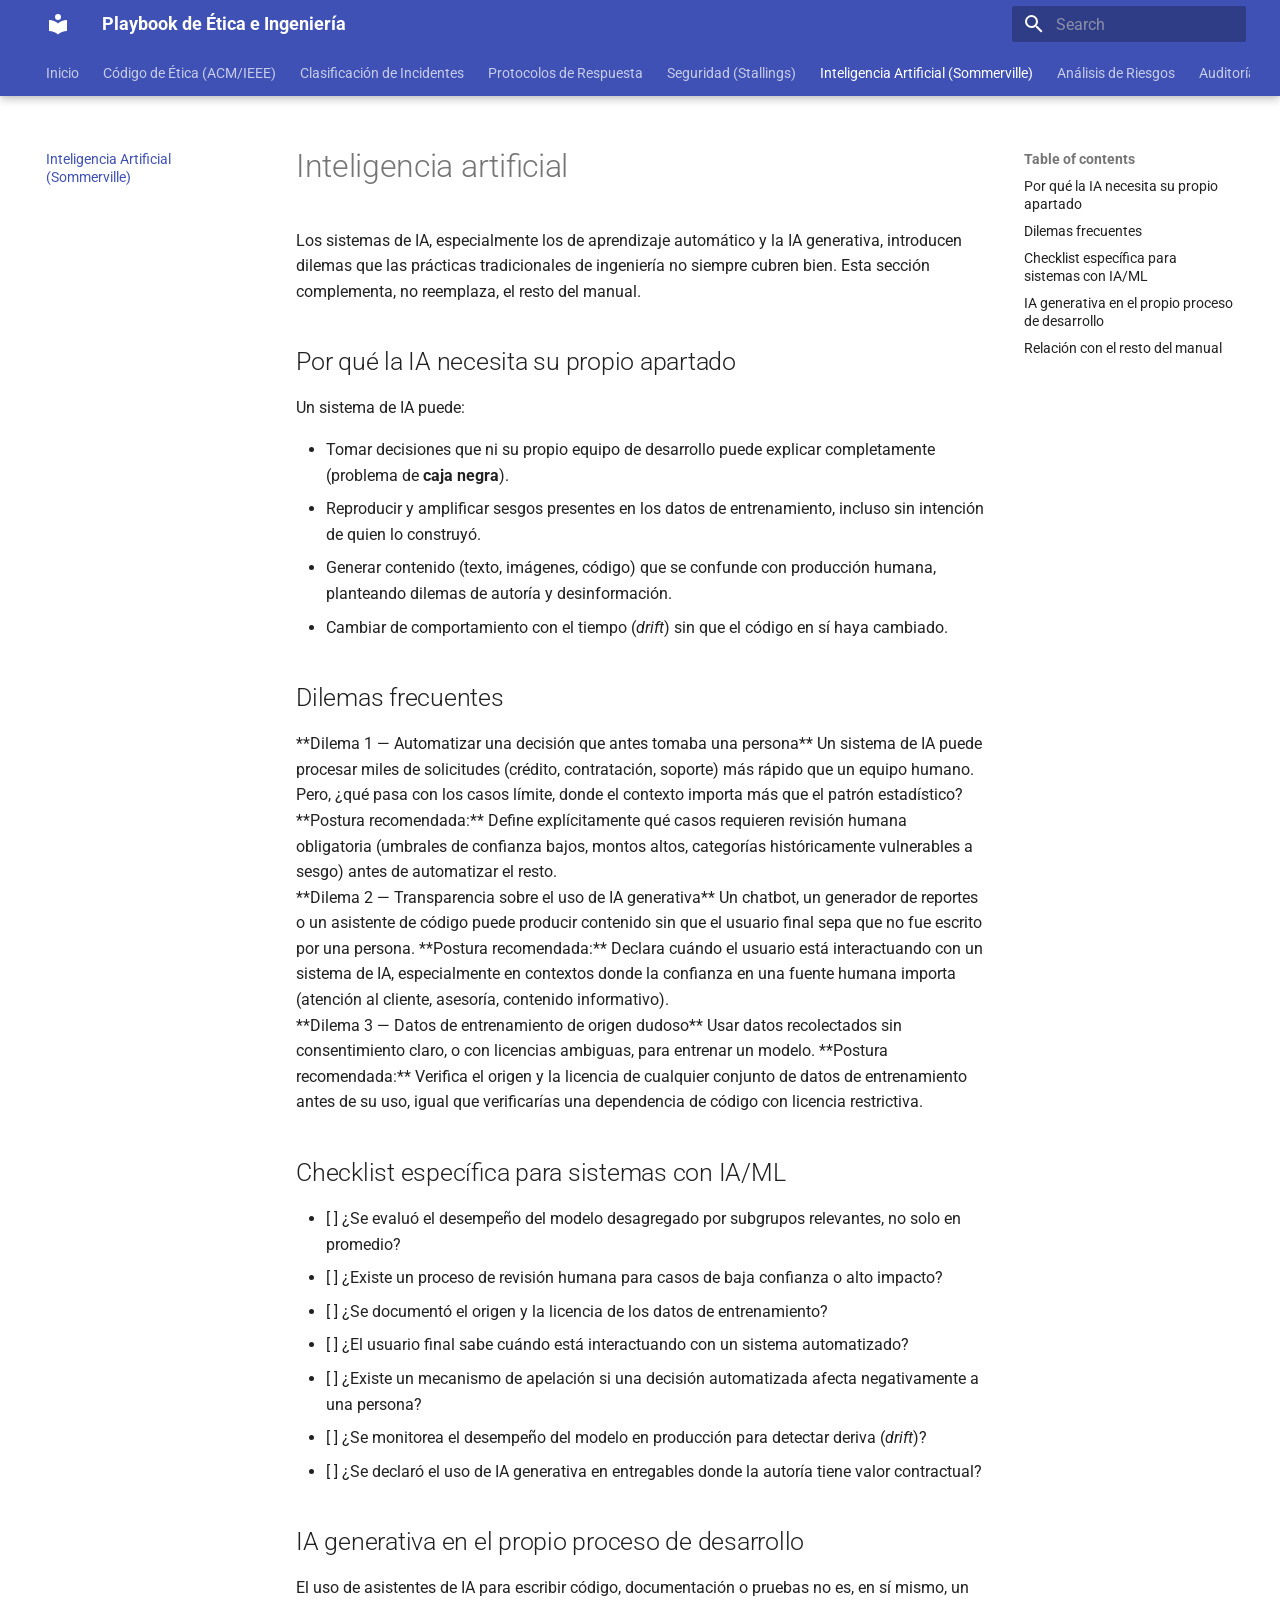
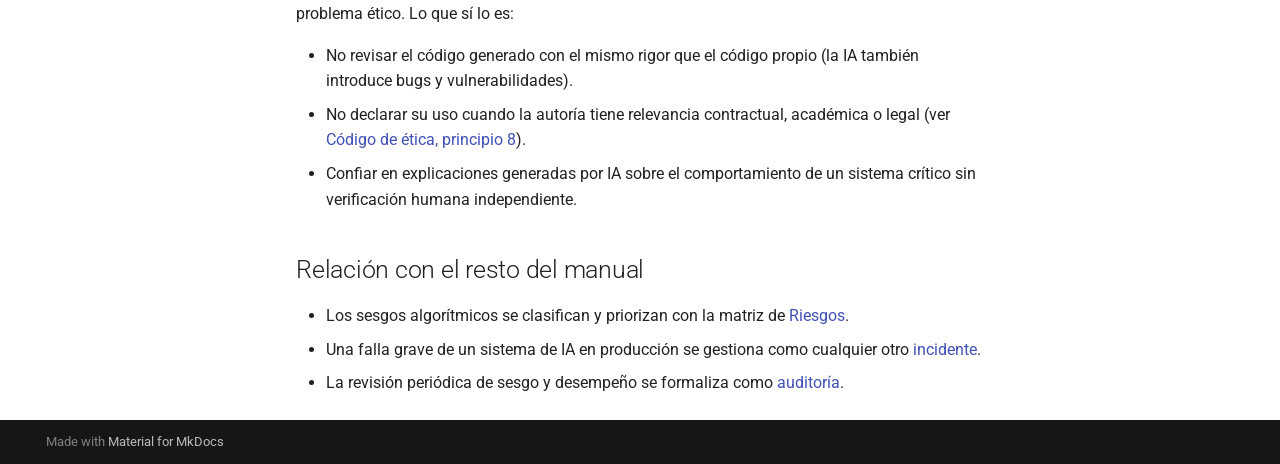
<file: inteligencia-artificial/index.html>
<!doctype html>
<html lang="en" class="no-js">
  <head>
    
      <meta charset="utf-8">
      <meta name="viewport" content="width=device-width,initial-scale=1">
      
      
      
      
        <link rel="prev" href="../seguridad/">
      
      
        <link rel="next" href="../riesgos/">
      
      
        
      
      
      <link rel="icon" href="../assets/images/favicon.png">
      <meta name="generator" content="mkdocs-1.6.1, mkdocs-material-9.7.6">
    
    
      
        <title>Inteligencia Artificial (Sommerville) - Playbook de Ética e Ingeniería</title>
      
    
    
      <link rel="stylesheet" href="../assets/stylesheets/main.484c7ddc.min.css">
      
        
        <link rel="stylesheet" href="../assets/stylesheets/palette.ab4e12ef.min.css">
      
      


    
    
      
    
    
      
        
        
        <link rel="preconnect" href="https://fonts.gstatic.com" crossorigin>
        <link rel="stylesheet" href="https://fonts.googleapis.com/css?family=Roboto:300,300i,400,400i,700,700i%7CRoboto+Mono:400,400i,700,700i&display=fallback">
        <style>:root{--md-text-font:"Roboto";--md-code-font:"Roboto Mono"}</style>
      
    
    
      <link rel="stylesheet" href="../stylesheets/extra.css">
    
    <script>__md_scope=new URL("..",location),__md_hash=e=>[...e].reduce(((e,_)=>(e<<5)-e+_.charCodeAt(0)),0),__md_get=(e,_=localStorage,t=__md_scope)=>JSON.parse(_.getItem(t.pathname+"."+e)),__md_set=(e,_,t=localStorage,a=__md_scope)=>{try{t.setItem(a.pathname+"."+e,JSON.stringify(_))}catch(e){}}</script>
    
      

    
    
  </head>
  
  
    
    
    
    
    
    <body dir="ltr" data-md-color-scheme="preference" data-md-color-primary="indigo" data-md-color-accent="indigo">
  
    
    <input class="md-toggle" data-md-toggle="drawer" type="checkbox" id="__drawer" autocomplete="off">
    <input class="md-toggle" data-md-toggle="search" type="checkbox" id="__search" autocomplete="off">
    <label class="md-overlay" for="__drawer"></label>
    <div data-md-component="skip">
      
        
        <a href="#inteligencia-artificial" class="md-skip">
          Skip to content
        </a>
      
    </div>
    <div data-md-component="announce">
      
    </div>
    
    
      

  

<header class="md-header md-header--shadow md-header--lifted" data-md-component="header">
  <nav class="md-header__inner md-grid" aria-label="Header">
    <a href=".." title="Playbook de Ética e Ingeniería" class="md-header__button md-logo" aria-label="Playbook de Ética e Ingeniería" data-md-component="logo">
      
  
  <svg xmlns="http://www.w3.org/2000/svg" viewBox="0 0 24 24"><path d="M12 8a3 3 0 0 0 3-3 3 3 0 0 0-3-3 3 3 0 0 0-3 3 3 3 0 0 0 3 3m0 3.54C9.64 9.35 6.5 8 3 8v11c3.5 0 6.64 1.35 9 3.54 2.36-2.19 5.5-3.54 9-3.54V8c-3.5 0-6.64 1.35-9 3.54"/></svg>

    </a>
    <label class="md-header__button md-icon" for="__drawer">
      
      <svg xmlns="http://www.w3.org/2000/svg" viewBox="0 0 24 24"><path d="M3 6h18v2H3zm0 5h18v2H3zm0 5h18v2H3z"/></svg>
    </label>
    <div class="md-header__title" data-md-component="header-title">
      <div class="md-header__ellipsis">
        <div class="md-header__topic">
          <span class="md-ellipsis">
            Playbook de Ética e Ingeniería
          </span>
        </div>
        <div class="md-header__topic" data-md-component="header-topic">
          <span class="md-ellipsis">
            
              Inteligencia Artificial (Sommerville)
            
          </span>
        </div>
      </div>
    </div>
    
      
    
    
    
    
      
      
        <label class="md-header__button md-icon" for="__search">
          
          <svg xmlns="http://www.w3.org/2000/svg" viewBox="0 0 24 24"><path d="M9.5 3A6.5 6.5 0 0 1 16 9.5c0 1.61-.59 3.09-1.56 4.23l.27.27h.79l5 5-1.5 1.5-5-5v-.79l-.27-.27A6.52 6.52 0 0 1 9.5 16 6.5 6.5 0 0 1 3 9.5 6.5 6.5 0 0 1 9.5 3m0 2C7 5 5 7 5 9.5S7 14 9.5 14 14 12 14 9.5 12 5 9.5 5"/></svg>
        </label>
        <div class="md-search" data-md-component="search" role="dialog">
  <label class="md-search__overlay" for="__search"></label>
  <div class="md-search__inner" role="search">
    <form class="md-search__form" name="search">
      <input type="text" class="md-search__input" name="query" aria-label="Search" placeholder="Search" autocapitalize="off" autocorrect="off" autocomplete="off" spellcheck="false" data-md-component="search-query" required>
      <label class="md-search__icon md-icon" for="__search">
        
        <svg xmlns="http://www.w3.org/2000/svg" viewBox="0 0 24 24"><path d="M9.5 3A6.5 6.5 0 0 1 16 9.5c0 1.61-.59 3.09-1.56 4.23l.27.27h.79l5 5-1.5 1.5-5-5v-.79l-.27-.27A6.52 6.52 0 0 1 9.5 16 6.5 6.5 0 0 1 3 9.5 6.5 6.5 0 0 1 9.5 3m0 2C7 5 5 7 5 9.5S7 14 9.5 14 14 12 14 9.5 12 5 9.5 5"/></svg>
        
        <svg xmlns="http://www.w3.org/2000/svg" viewBox="0 0 24 24"><path d="M20 11v2H8l5.5 5.5-1.42 1.42L4.16 12l7.92-7.92L13.5 5.5 8 11z"/></svg>
      </label>
      <nav class="md-search__options" aria-label="Search">
        
        <button type="reset" class="md-search__icon md-icon" title="Clear" aria-label="Clear" tabindex="-1">
          
          <svg xmlns="http://www.w3.org/2000/svg" viewBox="0 0 24 24"><path d="M19 6.41 17.59 5 12 10.59 6.41 5 5 6.41 10.59 12 5 17.59 6.41 19 12 13.41 17.59 19 19 17.59 13.41 12z"/></svg>
        </button>
      </nav>
      
        <div class="md-search__suggest" data-md-component="search-suggest"></div>
      
    </form>
    <div class="md-search__output">
      <div class="md-search__scrollwrap" tabindex="0" data-md-scrollfix>
        <div class="md-search-result" data-md-component="search-result">
          <div class="md-search-result__meta">
            Initializing search
          </div>
          <ol class="md-search-result__list" role="presentation"></ol>
        </div>
      </div>
    </div>
  </div>
</div>
      
    
    
  </nav>
  
    
      
<nav class="md-tabs" aria-label="Tabs" data-md-component="tabs">
  <div class="md-grid">
    <ul class="md-tabs__list">
      
        
  
  
  
  
    <li class="md-tabs__item">
      <a href=".." class="md-tabs__link">
        
  
  
    
  
  Inicio

      </a>
    </li>
  

      
        
  
  
  
  
    <li class="md-tabs__item">
      <a href="../codigo-etica/" class="md-tabs__link">
        
  
  
    
  
  Código de Ética (ACM/IEEE)

      </a>
    </li>
  

      
        
  
  
  
  
    <li class="md-tabs__item">
      <a href="../incidentes/" class="md-tabs__link">
        
  
  
    
  
  Clasificación de Incidentes

      </a>
    </li>
  

      
        
  
  
  
  
    <li class="md-tabs__item">
      <a href="../protocolos/" class="md-tabs__link">
        
  
  
    
  
  Protocolos de Respuesta

      </a>
    </li>
  

      
        
  
  
  
  
    <li class="md-tabs__item">
      <a href="../seguridad/" class="md-tabs__link">
        
  
  
    
  
  Seguridad (Stallings)

      </a>
    </li>
  

      
        
  
  
  
    
  
  
    <li class="md-tabs__item md-tabs__item--active">
      <a href="./" class="md-tabs__link">
        
  
  
    
  
  Inteligencia Artificial (Sommerville)

      </a>
    </li>
  

      
        
  
  
  
  
    <li class="md-tabs__item">
      <a href="../riesgos/" class="md-tabs__link">
        
  
  
    
  
  Análisis de Riesgos

      </a>
    </li>
  

      
        
  
  
  
  
    <li class="md-tabs__item">
      <a href="../auditorias/" class="md-tabs__link">
        
  
  
    
  
  Auditorías de Seguridad

      </a>
    </li>
  

      
        
  
  
  
  
    <li class="md-tabs__item">
      <a href="../buenas-practicas/" class="md-tabs__link">
        
  
  
    
  
  Buenas Prácticas (Pressman)

      </a>
    </li>
  

      
    </ul>
  </div>
</nav>
    
  
</header>
    
    <div class="md-container" data-md-component="container">
      
      
        
      
      <main class="md-main" data-md-component="main">
        <div class="md-main__inner md-grid">
          
            
              
              <div class="md-sidebar md-sidebar--primary" data-md-component="sidebar" data-md-type="navigation" >
                <div class="md-sidebar__scrollwrap">
                  <div class="md-sidebar__inner">
                    


  


<nav class="md-nav md-nav--primary md-nav--lifted" aria-label="Navigation" data-md-level="0">
  <label class="md-nav__title" for="__drawer">
    <a href=".." title="Playbook de Ética e Ingeniería" class="md-nav__button md-logo" aria-label="Playbook de Ética e Ingeniería" data-md-component="logo">
      
  
  <svg xmlns="http://www.w3.org/2000/svg" viewBox="0 0 24 24"><path d="M12 8a3 3 0 0 0 3-3 3 3 0 0 0-3-3 3 3 0 0 0-3 3 3 3 0 0 0 3 3m0 3.54C9.64 9.35 6.5 8 3 8v11c3.5 0 6.64 1.35 9 3.54 2.36-2.19 5.5-3.54 9-3.54V8c-3.5 0-6.64 1.35-9 3.54"/></svg>

    </a>
    Playbook de Ética e Ingeniería
  </label>
  
  <ul class="md-nav__list" data-md-scrollfix>
    
      
      
  
  
  
  
    <li class="md-nav__item">
      <a href=".." class="md-nav__link">
        
  
  
  <span class="md-ellipsis">
    
  
    Inicio
  

    
  </span>
  
  

      </a>
    </li>
  

    
      
      
  
  
  
  
    <li class="md-nav__item">
      <a href="../codigo-etica/" class="md-nav__link">
        
  
  
  <span class="md-ellipsis">
    
  
    Código de Ética (ACM/IEEE)
  

    
  </span>
  
  

      </a>
    </li>
  

    
      
      
  
  
  
  
    <li class="md-nav__item">
      <a href="../incidentes/" class="md-nav__link">
        
  
  
  <span class="md-ellipsis">
    
  
    Clasificación de Incidentes
  

    
  </span>
  
  

      </a>
    </li>
  

    
      
      
  
  
  
  
    <li class="md-nav__item">
      <a href="../protocolos/" class="md-nav__link">
        
  
  
  <span class="md-ellipsis">
    
  
    Protocolos de Respuesta
  

    
  </span>
  
  

      </a>
    </li>
  

    
      
      
  
  
  
  
    <li class="md-nav__item">
      <a href="../seguridad/" class="md-nav__link">
        
  
  
  <span class="md-ellipsis">
    
  
    Seguridad (Stallings)
  

    
  </span>
  
  

      </a>
    </li>
  

    
      
      
  
  
    
  
  
  
    <li class="md-nav__item md-nav__item--active">
      
      <input class="md-nav__toggle md-toggle" type="checkbox" id="__toc">
      
      
        
      
      
        <label class="md-nav__link md-nav__link--active" for="__toc">
          
  
  
  <span class="md-ellipsis">
    
  
    Inteligencia Artificial (Sommerville)
  

    
  </span>
  
  

          <span class="md-nav__icon md-icon"></span>
        </label>
      
      <a href="./" class="md-nav__link md-nav__link--active">
        
  
  
  <span class="md-ellipsis">
    
  
    Inteligencia Artificial (Sommerville)
  

    
  </span>
  
  

      </a>
      
        

<nav class="md-nav md-nav--secondary" aria-label="Table of contents">
  
  
  
    
  
  
    <label class="md-nav__title" for="__toc">
      <span class="md-nav__icon md-icon"></span>
      Table of contents
    </label>
    <ul class="md-nav__list" data-md-component="toc" data-md-scrollfix>
      
        <li class="md-nav__item">
  <a href="#por-que-la-ia-necesita-su-propio-apartado" class="md-nav__link">
    <span class="md-ellipsis">
      
        Por qué la IA necesita su propio apartado
      
    </span>
  </a>
  
</li>
      
        <li class="md-nav__item">
  <a href="#dilemas-frecuentes" class="md-nav__link">
    <span class="md-ellipsis">
      
        Dilemas frecuentes
      
    </span>
  </a>
  
</li>
      
        <li class="md-nav__item">
  <a href="#checklist-especifica-para-sistemas-con-iaml" class="md-nav__link">
    <span class="md-ellipsis">
      
        Checklist específica para sistemas con IA/ML
      
    </span>
  </a>
  
</li>
      
        <li class="md-nav__item">
  <a href="#ia-generativa-en-el-propio-proceso-de-desarrollo" class="md-nav__link">
    <span class="md-ellipsis">
      
        IA generativa en el propio proceso de desarrollo
      
    </span>
  </a>
  
</li>
      
        <li class="md-nav__item">
  <a href="#relacion-con-el-resto-del-manual" class="md-nav__link">
    <span class="md-ellipsis">
      
        Relación con el resto del manual
      
    </span>
  </a>
  
</li>
      
    </ul>
  
</nav>
      
    </li>
  

    
      
      
  
  
  
  
    <li class="md-nav__item">
      <a href="../riesgos/" class="md-nav__link">
        
  
  
  <span class="md-ellipsis">
    
  
    Análisis de Riesgos
  

    
  </span>
  
  

      </a>
    </li>
  

    
      
      
  
  
  
  
    <li class="md-nav__item">
      <a href="../auditorias/" class="md-nav__link">
        
  
  
  <span class="md-ellipsis">
    
  
    Auditorías de Seguridad
  

    
  </span>
  
  

      </a>
    </li>
  

    
      
      
  
  
  
  
    <li class="md-nav__item">
      <a href="../buenas-practicas/" class="md-nav__link">
        
  
  
  <span class="md-ellipsis">
    
  
    Buenas Prácticas (Pressman)
  

    
  </span>
  
  

      </a>
    </li>
  

    
  </ul>
</nav>
                  </div>
                </div>
              </div>
            
            
              
              <div class="md-sidebar md-sidebar--secondary" data-md-component="sidebar" data-md-type="toc" >
                <div class="md-sidebar__scrollwrap">
                  <div class="md-sidebar__inner">
                    

<nav class="md-nav md-nav--secondary" aria-label="Table of contents">
  
  
  
    
  
  
    <label class="md-nav__title" for="__toc">
      <span class="md-nav__icon md-icon"></span>
      Table of contents
    </label>
    <ul class="md-nav__list" data-md-component="toc" data-md-scrollfix>
      
        <li class="md-nav__item">
  <a href="#por-que-la-ia-necesita-su-propio-apartado" class="md-nav__link">
    <span class="md-ellipsis">
      
        Por qué la IA necesita su propio apartado
      
    </span>
  </a>
  
</li>
      
        <li class="md-nav__item">
  <a href="#dilemas-frecuentes" class="md-nav__link">
    <span class="md-ellipsis">
      
        Dilemas frecuentes
      
    </span>
  </a>
  
</li>
      
        <li class="md-nav__item">
  <a href="#checklist-especifica-para-sistemas-con-iaml" class="md-nav__link">
    <span class="md-ellipsis">
      
        Checklist específica para sistemas con IA/ML
      
    </span>
  </a>
  
</li>
      
        <li class="md-nav__item">
  <a href="#ia-generativa-en-el-propio-proceso-de-desarrollo" class="md-nav__link">
    <span class="md-ellipsis">
      
        IA generativa en el propio proceso de desarrollo
      
    </span>
  </a>
  
</li>
      
        <li class="md-nav__item">
  <a href="#relacion-con-el-resto-del-manual" class="md-nav__link">
    <span class="md-ellipsis">
      
        Relación con el resto del manual
      
    </span>
  </a>
  
</li>
      
    </ul>
  
</nav>
                  </div>
                </div>
              </div>
            
          
          
            <div class="md-content" data-md-component="content">
              
              <article class="md-content__inner md-typeset">
                
                  



<h1 id="inteligencia-artificial">Inteligencia artificial</h1>
<p>Los sistemas de IA, especialmente los de aprendizaje automático y la IA generativa, introducen dilemas que las prácticas tradicionales de ingeniería no siempre cubren bien. Esta sección complementa, no reemplaza, el resto del manual.</p>
<h2 id="por-que-la-ia-necesita-su-propio-apartado">Por qué la IA necesita su propio apartado</h2>
<p>Un sistema de IA puede:</p>
<ul>
<li>Tomar decisiones que ni su propio equipo de desarrollo puede explicar completamente (problema de <strong>caja negra</strong>).</li>
<li>Reproducir y amplificar sesgos presentes en los datos de entrenamiento, incluso sin intención de quien lo construyó.</li>
<li>Generar contenido (texto, imágenes, código) que se confunde con producción humana, planteando dilemas de autoría y desinformación.</li>
<li>Cambiar de comportamiento con el tiempo (<em>drift</em>) sin que el código en sí haya cambiado.</li>
</ul>
<h2 id="dilemas-frecuentes">Dilemas frecuentes</h2>
<div class="dilema" markdown>
**Dilema 1 — Automatizar una decisión que antes tomaba una persona**

Un sistema de IA puede procesar miles de solicitudes (crédito, contratación, soporte) más rápido que un equipo humano. Pero, ¿qué pasa con los casos límite, donde el contexto importa más que el patrón estadístico?

**Postura recomendada:** Define explícitamente qué casos requieren revisión humana obligatoria (umbrales de confianza bajos, montos altos, categorías históricamente vulnerables a sesgo) antes de automatizar el resto.
</div>

<div class="dilema" markdown>
**Dilema 2 — Transparencia sobre el uso de IA generativa**

Un chatbot, un generador de reportes o un asistente de código puede producir contenido sin que el usuario final sepa que no fue escrito por una persona.

**Postura recomendada:** Declara cuándo el usuario está interactuando con un sistema de IA, especialmente en contextos donde la confianza en una fuente humana importa (atención al cliente, asesoría, contenido informativo).
</div>

<div class="dilema" markdown>
**Dilema 3 — Datos de entrenamiento de origen dudoso**

Usar datos recolectados sin consentimiento claro, o con licencias ambiguas, para entrenar un modelo.

**Postura recomendada:** Verifica el origen y la licencia de cualquier conjunto de datos de entrenamiento antes de su uso, igual que verificarías una dependencia de código con licencia restrictiva.
</div>

<h2 id="checklist-especifica-para-sistemas-con-iaml">Checklist específica para sistemas con IA/ML</h2>
<ul>
<li>[ ] ¿Se evaluó el desempeño del modelo desagregado por subgrupos relevantes, no solo en promedio?</li>
<li>[ ] ¿Existe un proceso de revisión humana para casos de baja confianza o alto impacto?</li>
<li>[ ] ¿Se documentó el origen y la licencia de los datos de entrenamiento?</li>
<li>[ ] ¿El usuario final sabe cuándo está interactuando con un sistema automatizado?</li>
<li>[ ] ¿Existe un mecanismo de apelación si una decisión automatizada afecta negativamente a una persona?</li>
<li>[ ] ¿Se monitorea el desempeño del modelo en producción para detectar deriva (<em>drift</em>)?</li>
<li>[ ] ¿Se declaró el uso de IA generativa en entregables donde la autoría tiene valor contractual?</li>
</ul>
<h2 id="ia-generativa-en-el-propio-proceso-de-desarrollo">IA generativa en el propio proceso de desarrollo</h2>
<p>El uso de asistentes de IA para escribir código, documentación o pruebas no es, en sí mismo, un problema ético. Lo que sí lo es:</p>
<ul>
<li>No revisar el código generado con el mismo rigor que el código propio (la IA también introduce bugs y vulnerabilidades).</li>
<li>No declarar su uso cuando la autoría tiene relevancia contractual, académica o legal (ver <a href="../codigo-etica/#8-honestidad-en-la-atribucion">Código de ética, principio 8</a>).</li>
<li>Confiar en explicaciones generadas por IA sobre el comportamiento de un sistema crítico sin verificación humana independiente.</li>
</ul>
<h2 id="relacion-con-el-resto-del-manual">Relación con el resto del manual</h2>
<ul>
<li>Los sesgos algorítmicos se clasifican y priorizan con la matriz de <a href="../riesgos/">Riesgos</a>.</li>
<li>Una falla grave de un sistema de IA en producción se gestiona como cualquier otro <a href="../incidentes/">incidente</a>.</li>
<li>La revisión periódica de sesgo y desempeño se formaliza como <a href="../auditorias/#auditoria-de-sesgo-algoritmico">auditoría</a>.</li>
</ul>












                
              </article>
            </div>
          
          
<script>var target=document.getElementById(location.hash.slice(1));target&&target.name&&(target.checked=target.name.startsWith("__tabbed_"))</script>
        </div>
        
      </main>
      
        <footer class="md-footer">
  
  <div class="md-footer-meta md-typeset">
    <div class="md-footer-meta__inner md-grid">
      <div class="md-copyright">
  
  
    Made with
    <a href="https://squidfunk.github.io/mkdocs-material/" target="_blank" rel="noopener">
      Material for MkDocs
    </a>
  
</div>
      
    </div>
  </div>
</footer>
      
    </div>
    <div class="md-dialog" data-md-component="dialog">
      <div class="md-dialog__inner md-typeset"></div>
    </div>
    
    
    
      
      
      <script id="__config" type="application/json">{"annotate": null, "base": "..", "features": ["navigation.tabs", "navigation.tabs.sticky", "navigation.tracking", "search.suggest"], "search": "../assets/javascripts/workers/search.2c215733.min.js", "tags": null, "translations": {"clipboard.copied": "Copied to clipboard", "clipboard.copy": "Copy to clipboard", "search.result.more.one": "1 more on this page", "search.result.more.other": "# more on this page", "search.result.none": "No matching documents", "search.result.one": "1 matching document", "search.result.other": "# matching documents", "search.result.placeholder": "Type to start searching", "search.result.term.missing": "Missing", "select.version": "Select version"}, "version": null}</script>
    
    
      <script src="../assets/javascripts/bundle.79ae519e.min.js"></script>
      
    
  </body>
</html>
</file>
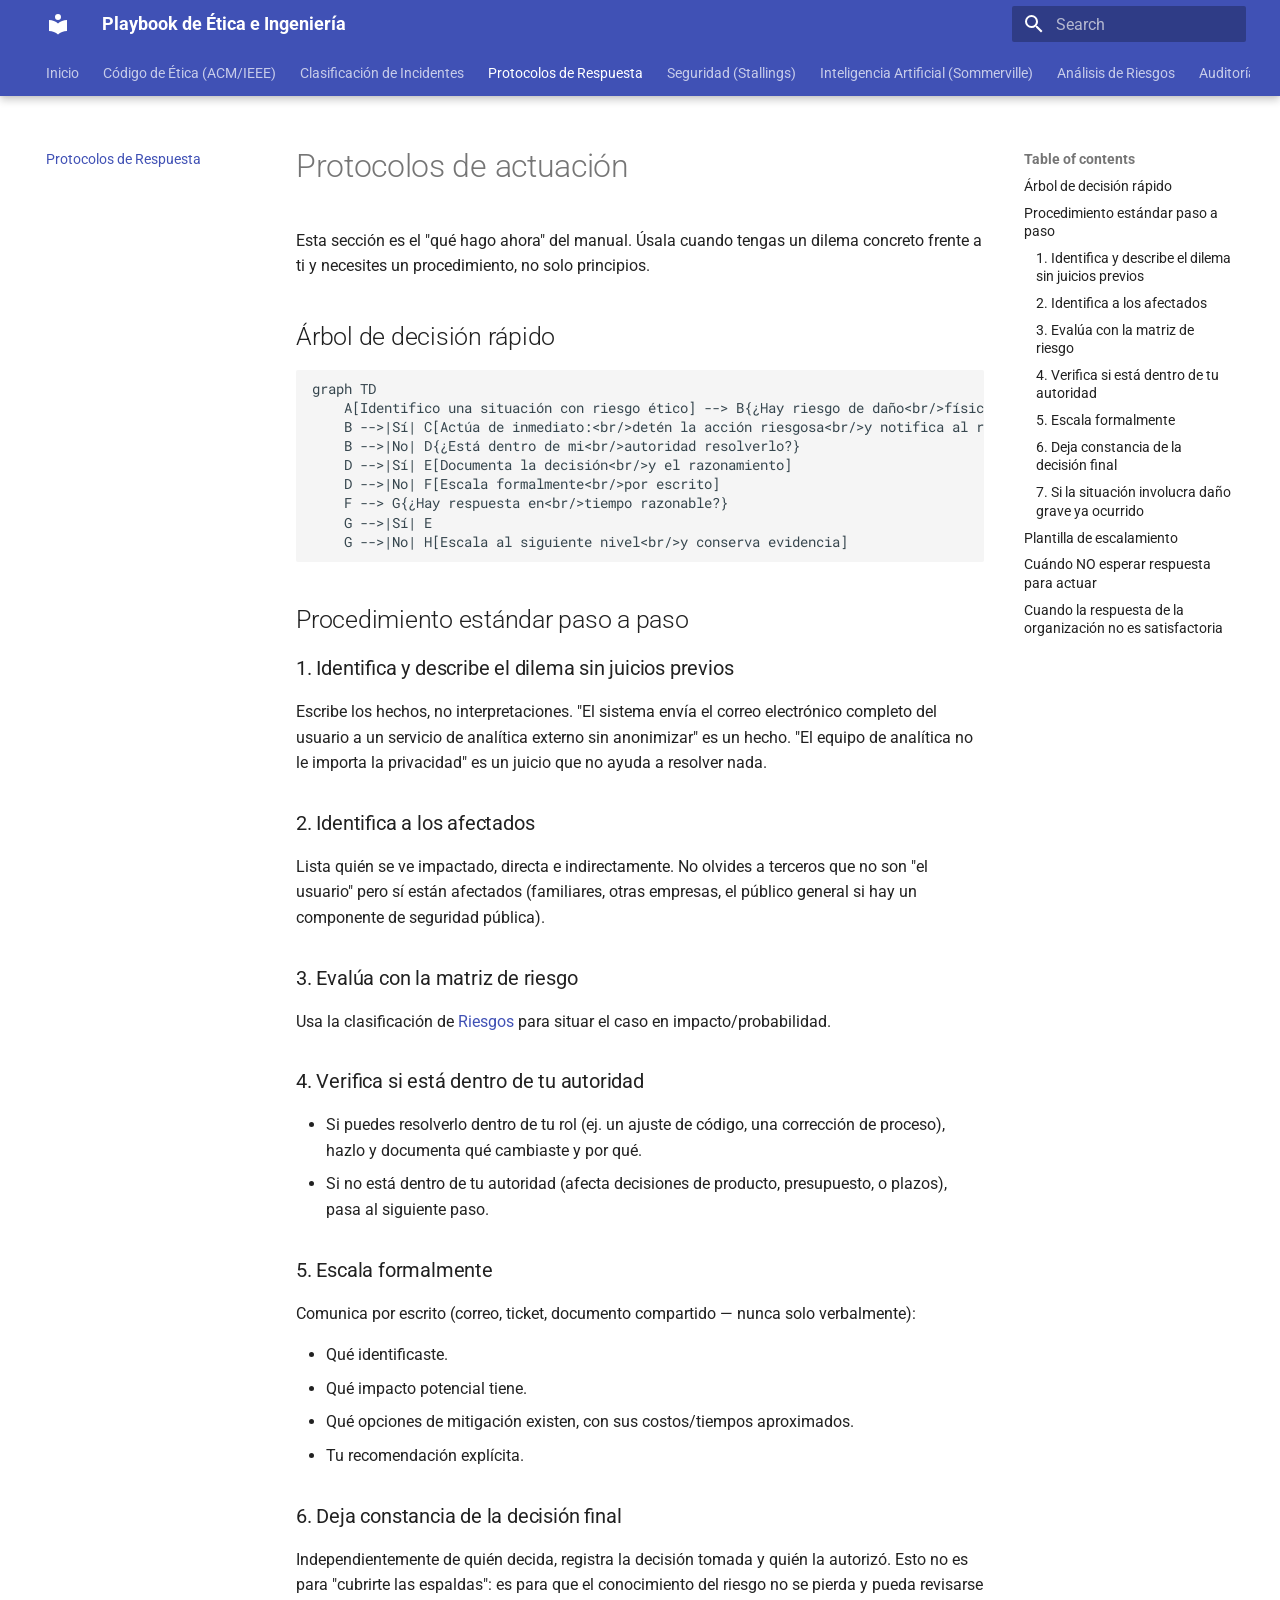
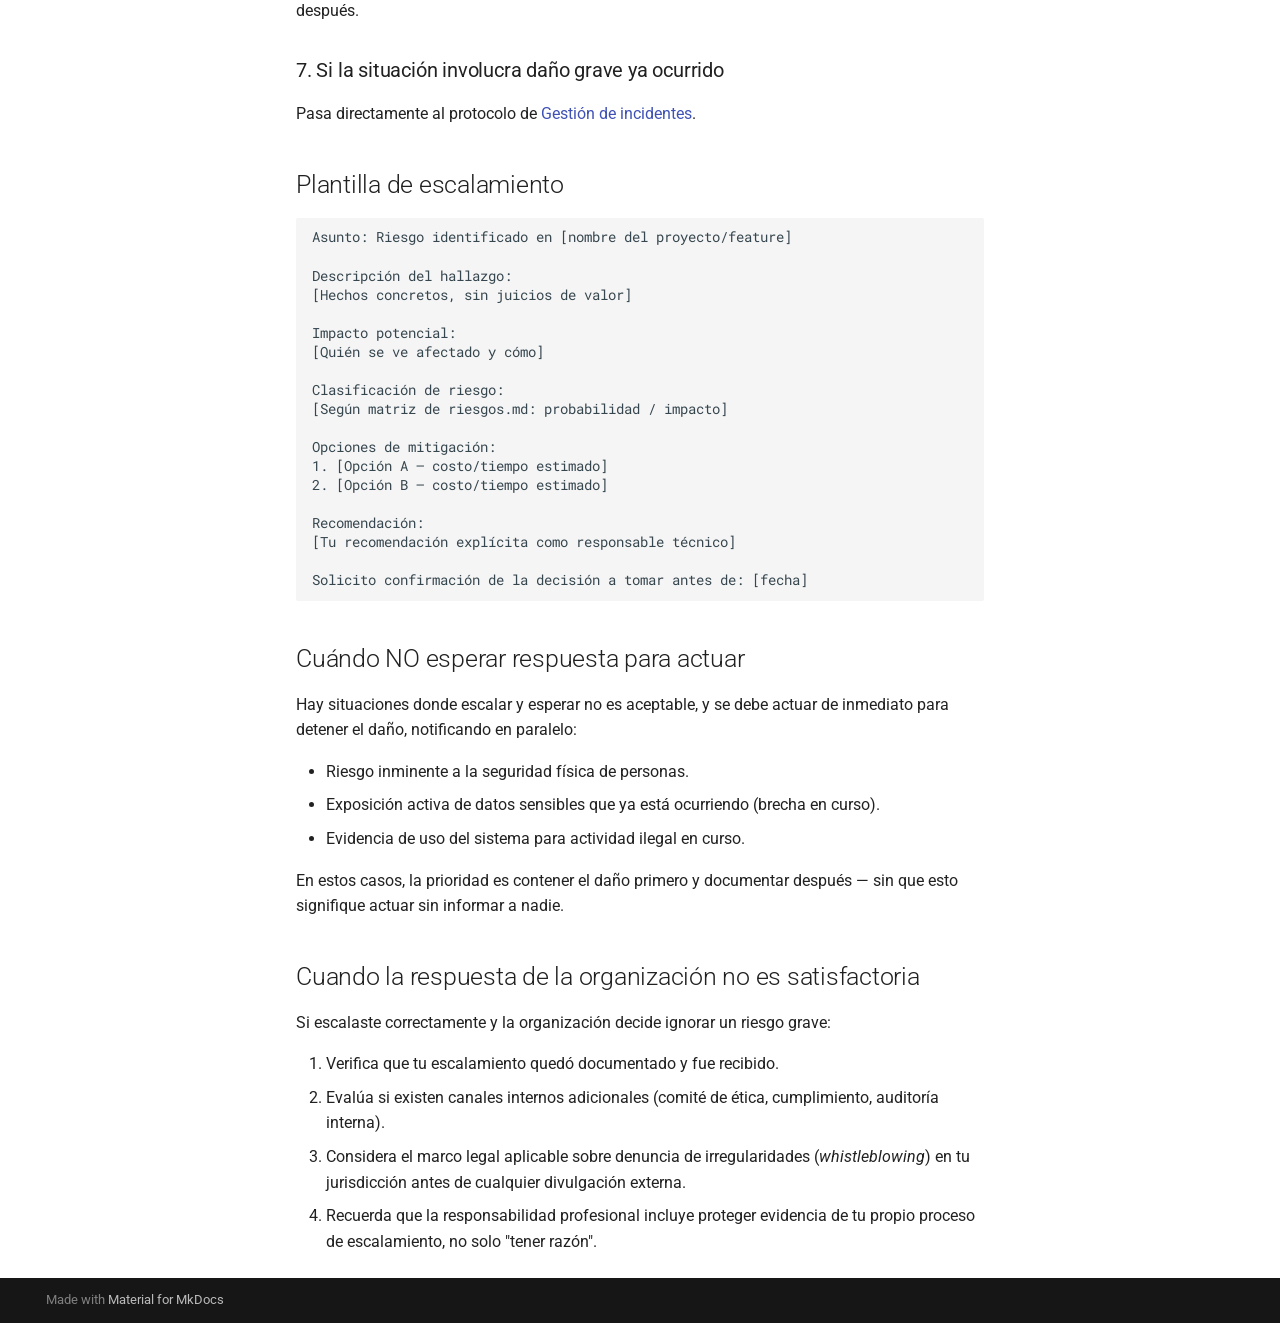
<file: protocolos/index.html>
<!doctype html>
<html lang="en" class="no-js">
  <head>
    
      <meta charset="utf-8">
      <meta name="viewport" content="width=device-width,initial-scale=1">
      
      
      
      
        <link rel="prev" href="../incidentes/">
      
      
        <link rel="next" href="../seguridad/">
      
      
        
      
      
      <link rel="icon" href="../assets/images/favicon.png">
      <meta name="generator" content="mkdocs-1.6.1, mkdocs-material-9.7.6">
    
    
      
        <title>Protocolos de Respuesta - Playbook de Ética e Ingeniería</title>
      
    
    
      <link rel="stylesheet" href="../assets/stylesheets/main.484c7ddc.min.css">
      
        
        <link rel="stylesheet" href="../assets/stylesheets/palette.ab4e12ef.min.css">
      
      


    
    
      
    
    
      
        
        
        <link rel="preconnect" href="https://fonts.gstatic.com" crossorigin>
        <link rel="stylesheet" href="https://fonts.googleapis.com/css?family=Roboto:300,300i,400,400i,700,700i%7CRoboto+Mono:400,400i,700,700i&display=fallback">
        <style>:root{--md-text-font:"Roboto";--md-code-font:"Roboto Mono"}</style>
      
    
    
      <link rel="stylesheet" href="../stylesheets/extra.css">
    
    <script>__md_scope=new URL("..",location),__md_hash=e=>[...e].reduce(((e,_)=>(e<<5)-e+_.charCodeAt(0)),0),__md_get=(e,_=localStorage,t=__md_scope)=>JSON.parse(_.getItem(t.pathname+"."+e)),__md_set=(e,_,t=localStorage,a=__md_scope)=>{try{t.setItem(a.pathname+"."+e,JSON.stringify(_))}catch(e){}}</script>
    
      

    
    
  </head>
  
  
    
    
    
    
    
    <body dir="ltr" data-md-color-scheme="preference" data-md-color-primary="indigo" data-md-color-accent="indigo">
  
    
    <input class="md-toggle" data-md-toggle="drawer" type="checkbox" id="__drawer" autocomplete="off">
    <input class="md-toggle" data-md-toggle="search" type="checkbox" id="__search" autocomplete="off">
    <label class="md-overlay" for="__drawer"></label>
    <div data-md-component="skip">
      
        
        <a href="#protocolos-de-actuacion" class="md-skip">
          Skip to content
        </a>
      
    </div>
    <div data-md-component="announce">
      
    </div>
    
    
      

  

<header class="md-header md-header--shadow md-header--lifted" data-md-component="header">
  <nav class="md-header__inner md-grid" aria-label="Header">
    <a href=".." title="Playbook de Ética e Ingeniería" class="md-header__button md-logo" aria-label="Playbook de Ética e Ingeniería" data-md-component="logo">
      
  
  <svg xmlns="http://www.w3.org/2000/svg" viewBox="0 0 24 24"><path d="M12 8a3 3 0 0 0 3-3 3 3 0 0 0-3-3 3 3 0 0 0-3 3 3 3 0 0 0 3 3m0 3.54C9.64 9.35 6.5 8 3 8v11c3.5 0 6.64 1.35 9 3.54 2.36-2.19 5.5-3.54 9-3.54V8c-3.5 0-6.64 1.35-9 3.54"/></svg>

    </a>
    <label class="md-header__button md-icon" for="__drawer">
      
      <svg xmlns="http://www.w3.org/2000/svg" viewBox="0 0 24 24"><path d="M3 6h18v2H3zm0 5h18v2H3zm0 5h18v2H3z"/></svg>
    </label>
    <div class="md-header__title" data-md-component="header-title">
      <div class="md-header__ellipsis">
        <div class="md-header__topic">
          <span class="md-ellipsis">
            Playbook de Ética e Ingeniería
          </span>
        </div>
        <div class="md-header__topic" data-md-component="header-topic">
          <span class="md-ellipsis">
            
              Protocolos de Respuesta
            
          </span>
        </div>
      </div>
    </div>
    
      
    
    
    
    
      
      
        <label class="md-header__button md-icon" for="__search">
          
          <svg xmlns="http://www.w3.org/2000/svg" viewBox="0 0 24 24"><path d="M9.5 3A6.5 6.5 0 0 1 16 9.5c0 1.61-.59 3.09-1.56 4.23l.27.27h.79l5 5-1.5 1.5-5-5v-.79l-.27-.27A6.52 6.52 0 0 1 9.5 16 6.5 6.5 0 0 1 3 9.5 6.5 6.5 0 0 1 9.5 3m0 2C7 5 5 7 5 9.5S7 14 9.5 14 14 12 14 9.5 12 5 9.5 5"/></svg>
        </label>
        <div class="md-search" data-md-component="search" role="dialog">
  <label class="md-search__overlay" for="__search"></label>
  <div class="md-search__inner" role="search">
    <form class="md-search__form" name="search">
      <input type="text" class="md-search__input" name="query" aria-label="Search" placeholder="Search" autocapitalize="off" autocorrect="off" autocomplete="off" spellcheck="false" data-md-component="search-query" required>
      <label class="md-search__icon md-icon" for="__search">
        
        <svg xmlns="http://www.w3.org/2000/svg" viewBox="0 0 24 24"><path d="M9.5 3A6.5 6.5 0 0 1 16 9.5c0 1.61-.59 3.09-1.56 4.23l.27.27h.79l5 5-1.5 1.5-5-5v-.79l-.27-.27A6.52 6.52 0 0 1 9.5 16 6.5 6.5 0 0 1 3 9.5 6.5 6.5 0 0 1 9.5 3m0 2C7 5 5 7 5 9.5S7 14 9.5 14 14 12 14 9.5 12 5 9.5 5"/></svg>
        
        <svg xmlns="http://www.w3.org/2000/svg" viewBox="0 0 24 24"><path d="M20 11v2H8l5.5 5.5-1.42 1.42L4.16 12l7.92-7.92L13.5 5.5 8 11z"/></svg>
      </label>
      <nav class="md-search__options" aria-label="Search">
        
        <button type="reset" class="md-search__icon md-icon" title="Clear" aria-label="Clear" tabindex="-1">
          
          <svg xmlns="http://www.w3.org/2000/svg" viewBox="0 0 24 24"><path d="M19 6.41 17.59 5 12 10.59 6.41 5 5 6.41 10.59 12 5 17.59 6.41 19 12 13.41 17.59 19 19 17.59 13.41 12z"/></svg>
        </button>
      </nav>
      
        <div class="md-search__suggest" data-md-component="search-suggest"></div>
      
    </form>
    <div class="md-search__output">
      <div class="md-search__scrollwrap" tabindex="0" data-md-scrollfix>
        <div class="md-search-result" data-md-component="search-result">
          <div class="md-search-result__meta">
            Initializing search
          </div>
          <ol class="md-search-result__list" role="presentation"></ol>
        </div>
      </div>
    </div>
  </div>
</div>
      
    
    
  </nav>
  
    
      
<nav class="md-tabs" aria-label="Tabs" data-md-component="tabs">
  <div class="md-grid">
    <ul class="md-tabs__list">
      
        
  
  
  
  
    <li class="md-tabs__item">
      <a href=".." class="md-tabs__link">
        
  
  
    
  
  Inicio

      </a>
    </li>
  

      
        
  
  
  
  
    <li class="md-tabs__item">
      <a href="../codigo-etica/" class="md-tabs__link">
        
  
  
    
  
  Código de Ética (ACM/IEEE)

      </a>
    </li>
  

      
        
  
  
  
  
    <li class="md-tabs__item">
      <a href="../incidentes/" class="md-tabs__link">
        
  
  
    
  
  Clasificación de Incidentes

      </a>
    </li>
  

      
        
  
  
  
    
  
  
    <li class="md-tabs__item md-tabs__item--active">
      <a href="./" class="md-tabs__link">
        
  
  
    
  
  Protocolos de Respuesta

      </a>
    </li>
  

      
        
  
  
  
  
    <li class="md-tabs__item">
      <a href="../seguridad/" class="md-tabs__link">
        
  
  
    
  
  Seguridad (Stallings)

      </a>
    </li>
  

      
        
  
  
  
  
    <li class="md-tabs__item">
      <a href="../inteligencia-artificial/" class="md-tabs__link">
        
  
  
    
  
  Inteligencia Artificial (Sommerville)

      </a>
    </li>
  

      
        
  
  
  
  
    <li class="md-tabs__item">
      <a href="../riesgos/" class="md-tabs__link">
        
  
  
    
  
  Análisis de Riesgos

      </a>
    </li>
  

      
        
  
  
  
  
    <li class="md-tabs__item">
      <a href="../auditorias/" class="md-tabs__link">
        
  
  
    
  
  Auditorías de Seguridad

      </a>
    </li>
  

      
        
  
  
  
  
    <li class="md-tabs__item">
      <a href="../buenas-practicas/" class="md-tabs__link">
        
  
  
    
  
  Buenas Prácticas (Pressman)

      </a>
    </li>
  

      
    </ul>
  </div>
</nav>
    
  
</header>
    
    <div class="md-container" data-md-component="container">
      
      
        
      
      <main class="md-main" data-md-component="main">
        <div class="md-main__inner md-grid">
          
            
              
              <div class="md-sidebar md-sidebar--primary" data-md-component="sidebar" data-md-type="navigation" >
                <div class="md-sidebar__scrollwrap">
                  <div class="md-sidebar__inner">
                    


  


<nav class="md-nav md-nav--primary md-nav--lifted" aria-label="Navigation" data-md-level="0">
  <label class="md-nav__title" for="__drawer">
    <a href=".." title="Playbook de Ética e Ingeniería" class="md-nav__button md-logo" aria-label="Playbook de Ética e Ingeniería" data-md-component="logo">
      
  
  <svg xmlns="http://www.w3.org/2000/svg" viewBox="0 0 24 24"><path d="M12 8a3 3 0 0 0 3-3 3 3 0 0 0-3-3 3 3 0 0 0-3 3 3 3 0 0 0 3 3m0 3.54C9.64 9.35 6.5 8 3 8v11c3.5 0 6.64 1.35 9 3.54 2.36-2.19 5.5-3.54 9-3.54V8c-3.5 0-6.64 1.35-9 3.54"/></svg>

    </a>
    Playbook de Ética e Ingeniería
  </label>
  
  <ul class="md-nav__list" data-md-scrollfix>
    
      
      
  
  
  
  
    <li class="md-nav__item">
      <a href=".." class="md-nav__link">
        
  
  
  <span class="md-ellipsis">
    
  
    Inicio
  

    
  </span>
  
  

      </a>
    </li>
  

    
      
      
  
  
  
  
    <li class="md-nav__item">
      <a href="../codigo-etica/" class="md-nav__link">
        
  
  
  <span class="md-ellipsis">
    
  
    Código de Ética (ACM/IEEE)
  

    
  </span>
  
  

      </a>
    </li>
  

    
      
      
  
  
  
  
    <li class="md-nav__item">
      <a href="../incidentes/" class="md-nav__link">
        
  
  
  <span class="md-ellipsis">
    
  
    Clasificación de Incidentes
  

    
  </span>
  
  

      </a>
    </li>
  

    
      
      
  
  
    
  
  
  
    <li class="md-nav__item md-nav__item--active">
      
      <input class="md-nav__toggle md-toggle" type="checkbox" id="__toc">
      
      
        
      
      
        <label class="md-nav__link md-nav__link--active" for="__toc">
          
  
  
  <span class="md-ellipsis">
    
  
    Protocolos de Respuesta
  

    
  </span>
  
  

          <span class="md-nav__icon md-icon"></span>
        </label>
      
      <a href="./" class="md-nav__link md-nav__link--active">
        
  
  
  <span class="md-ellipsis">
    
  
    Protocolos de Respuesta
  

    
  </span>
  
  

      </a>
      
        

<nav class="md-nav md-nav--secondary" aria-label="Table of contents">
  
  
  
    
  
  
    <label class="md-nav__title" for="__toc">
      <span class="md-nav__icon md-icon"></span>
      Table of contents
    </label>
    <ul class="md-nav__list" data-md-component="toc" data-md-scrollfix>
      
        <li class="md-nav__item">
  <a href="#arbol-de-decision-rapido" class="md-nav__link">
    <span class="md-ellipsis">
      
        Árbol de decisión rápido
      
    </span>
  </a>
  
</li>
      
        <li class="md-nav__item">
  <a href="#procedimiento-estandar-paso-a-paso" class="md-nav__link">
    <span class="md-ellipsis">
      
        Procedimiento estándar paso a paso
      
    </span>
  </a>
  
    <nav class="md-nav" aria-label="Procedimiento estándar paso a paso">
      <ul class="md-nav__list">
        
          <li class="md-nav__item">
  <a href="#1-identifica-y-describe-el-dilema-sin-juicios-previos" class="md-nav__link">
    <span class="md-ellipsis">
      
        1. Identifica y describe el dilema sin juicios previos
      
    </span>
  </a>
  
</li>
        
          <li class="md-nav__item">
  <a href="#2-identifica-a-los-afectados" class="md-nav__link">
    <span class="md-ellipsis">
      
        2. Identifica a los afectados
      
    </span>
  </a>
  
</li>
        
          <li class="md-nav__item">
  <a href="#3-evalua-con-la-matriz-de-riesgo" class="md-nav__link">
    <span class="md-ellipsis">
      
        3. Evalúa con la matriz de riesgo
      
    </span>
  </a>
  
</li>
        
          <li class="md-nav__item">
  <a href="#4-verifica-si-esta-dentro-de-tu-autoridad" class="md-nav__link">
    <span class="md-ellipsis">
      
        4. Verifica si está dentro de tu autoridad
      
    </span>
  </a>
  
</li>
        
          <li class="md-nav__item">
  <a href="#5-escala-formalmente" class="md-nav__link">
    <span class="md-ellipsis">
      
        5. Escala formalmente
      
    </span>
  </a>
  
</li>
        
          <li class="md-nav__item">
  <a href="#6-deja-constancia-de-la-decision-final" class="md-nav__link">
    <span class="md-ellipsis">
      
        6. Deja constancia de la decisión final
      
    </span>
  </a>
  
</li>
        
          <li class="md-nav__item">
  <a href="#7-si-la-situacion-involucra-dano-grave-ya-ocurrido" class="md-nav__link">
    <span class="md-ellipsis">
      
        7. Si la situación involucra daño grave ya ocurrido
      
    </span>
  </a>
  
</li>
        
      </ul>
    </nav>
  
</li>
      
        <li class="md-nav__item">
  <a href="#plantilla-de-escalamiento" class="md-nav__link">
    <span class="md-ellipsis">
      
        Plantilla de escalamiento
      
    </span>
  </a>
  
</li>
      
        <li class="md-nav__item">
  <a href="#cuando-no-esperar-respuesta-para-actuar" class="md-nav__link">
    <span class="md-ellipsis">
      
        Cuándo NO esperar respuesta para actuar
      
    </span>
  </a>
  
</li>
      
        <li class="md-nav__item">
  <a href="#cuando-la-respuesta-de-la-organizacion-no-es-satisfactoria" class="md-nav__link">
    <span class="md-ellipsis">
      
        Cuando la respuesta de la organización no es satisfactoria
      
    </span>
  </a>
  
</li>
      
    </ul>
  
</nav>
      
    </li>
  

    
      
      
  
  
  
  
    <li class="md-nav__item">
      <a href="../seguridad/" class="md-nav__link">
        
  
  
  <span class="md-ellipsis">
    
  
    Seguridad (Stallings)
  

    
  </span>
  
  

      </a>
    </li>
  

    
      
      
  
  
  
  
    <li class="md-nav__item">
      <a href="../inteligencia-artificial/" class="md-nav__link">
        
  
  
  <span class="md-ellipsis">
    
  
    Inteligencia Artificial (Sommerville)
  

    
  </span>
  
  

      </a>
    </li>
  

    
      
      
  
  
  
  
    <li class="md-nav__item">
      <a href="../riesgos/" class="md-nav__link">
        
  
  
  <span class="md-ellipsis">
    
  
    Análisis de Riesgos
  

    
  </span>
  
  

      </a>
    </li>
  

    
      
      
  
  
  
  
    <li class="md-nav__item">
      <a href="../auditorias/" class="md-nav__link">
        
  
  
  <span class="md-ellipsis">
    
  
    Auditorías de Seguridad
  

    
  </span>
  
  

      </a>
    </li>
  

    
      
      
  
  
  
  
    <li class="md-nav__item">
      <a href="../buenas-practicas/" class="md-nav__link">
        
  
  
  <span class="md-ellipsis">
    
  
    Buenas Prácticas (Pressman)
  

    
  </span>
  
  

      </a>
    </li>
  

    
  </ul>
</nav>
                  </div>
                </div>
              </div>
            
            
              
              <div class="md-sidebar md-sidebar--secondary" data-md-component="sidebar" data-md-type="toc" >
                <div class="md-sidebar__scrollwrap">
                  <div class="md-sidebar__inner">
                    

<nav class="md-nav md-nav--secondary" aria-label="Table of contents">
  
  
  
    
  
  
    <label class="md-nav__title" for="__toc">
      <span class="md-nav__icon md-icon"></span>
      Table of contents
    </label>
    <ul class="md-nav__list" data-md-component="toc" data-md-scrollfix>
      
        <li class="md-nav__item">
  <a href="#arbol-de-decision-rapido" class="md-nav__link">
    <span class="md-ellipsis">
      
        Árbol de decisión rápido
      
    </span>
  </a>
  
</li>
      
        <li class="md-nav__item">
  <a href="#procedimiento-estandar-paso-a-paso" class="md-nav__link">
    <span class="md-ellipsis">
      
        Procedimiento estándar paso a paso
      
    </span>
  </a>
  
    <nav class="md-nav" aria-label="Procedimiento estándar paso a paso">
      <ul class="md-nav__list">
        
          <li class="md-nav__item">
  <a href="#1-identifica-y-describe-el-dilema-sin-juicios-previos" class="md-nav__link">
    <span class="md-ellipsis">
      
        1. Identifica y describe el dilema sin juicios previos
      
    </span>
  </a>
  
</li>
        
          <li class="md-nav__item">
  <a href="#2-identifica-a-los-afectados" class="md-nav__link">
    <span class="md-ellipsis">
      
        2. Identifica a los afectados
      
    </span>
  </a>
  
</li>
        
          <li class="md-nav__item">
  <a href="#3-evalua-con-la-matriz-de-riesgo" class="md-nav__link">
    <span class="md-ellipsis">
      
        3. Evalúa con la matriz de riesgo
      
    </span>
  </a>
  
</li>
        
          <li class="md-nav__item">
  <a href="#4-verifica-si-esta-dentro-de-tu-autoridad" class="md-nav__link">
    <span class="md-ellipsis">
      
        4. Verifica si está dentro de tu autoridad
      
    </span>
  </a>
  
</li>
        
          <li class="md-nav__item">
  <a href="#5-escala-formalmente" class="md-nav__link">
    <span class="md-ellipsis">
      
        5. Escala formalmente
      
    </span>
  </a>
  
</li>
        
          <li class="md-nav__item">
  <a href="#6-deja-constancia-de-la-decision-final" class="md-nav__link">
    <span class="md-ellipsis">
      
        6. Deja constancia de la decisión final
      
    </span>
  </a>
  
</li>
        
          <li class="md-nav__item">
  <a href="#7-si-la-situacion-involucra-dano-grave-ya-ocurrido" class="md-nav__link">
    <span class="md-ellipsis">
      
        7. Si la situación involucra daño grave ya ocurrido
      
    </span>
  </a>
  
</li>
        
      </ul>
    </nav>
  
</li>
      
        <li class="md-nav__item">
  <a href="#plantilla-de-escalamiento" class="md-nav__link">
    <span class="md-ellipsis">
      
        Plantilla de escalamiento
      
    </span>
  </a>
  
</li>
      
        <li class="md-nav__item">
  <a href="#cuando-no-esperar-respuesta-para-actuar" class="md-nav__link">
    <span class="md-ellipsis">
      
        Cuándo NO esperar respuesta para actuar
      
    </span>
  </a>
  
</li>
      
        <li class="md-nav__item">
  <a href="#cuando-la-respuesta-de-la-organizacion-no-es-satisfactoria" class="md-nav__link">
    <span class="md-ellipsis">
      
        Cuando la respuesta de la organización no es satisfactoria
      
    </span>
  </a>
  
</li>
      
    </ul>
  
</nav>
                  </div>
                </div>
              </div>
            
          
          
            <div class="md-content" data-md-component="content">
              
              <article class="md-content__inner md-typeset">
                
                  



<h1 id="protocolos-de-actuacion">Protocolos de actuación</h1>
<p>Esta sección es el "qué hago ahora" del manual. Úsala cuando tengas un dilema concreto frente a ti y necesites un procedimiento, no solo principios.</p>
<h2 id="arbol-de-decision-rapido">Árbol de decisión rápido</h2>
<pre><code class="language-mermaid">graph TD
    A[Identifico una situación con riesgo ético] --&gt; B{¿Hay riesgo de daño&lt;br/&gt;físico o legal inminente?}
    B --&gt;|Sí| C[Actúa de inmediato:&lt;br/&gt;detén la acción riesgosa&lt;br/&gt;y notifica al responsable]
    B --&gt;|No| D{¿Está dentro de mi&lt;br/&gt;autoridad resolverlo?}
    D --&gt;|Sí| E[Documenta la decisión&lt;br/&gt;y el razonamiento]
    D --&gt;|No| F[Escala formalmente&lt;br/&gt;por escrito]
    F --&gt; G{¿Hay respuesta en&lt;br/&gt;tiempo razonable?}
    G --&gt;|Sí| E
    G --&gt;|No| H[Escala al siguiente nivel&lt;br/&gt;y conserva evidencia]
</code></pre>
<h2 id="procedimiento-estandar-paso-a-paso">Procedimiento estándar paso a paso</h2>
<h3 id="1-identifica-y-describe-el-dilema-sin-juicios-previos">1. Identifica y describe el dilema sin juicios previos</h3>
<p>Escribe los hechos, no interpretaciones. "El sistema envía el correo electrónico completo del usuario a un servicio de analítica externo sin anonimizar" es un hecho. "El equipo de analítica no le importa la privacidad" es un juicio que no ayuda a resolver nada.</p>
<h3 id="2-identifica-a-los-afectados">2. Identifica a los afectados</h3>
<p>Lista quién se ve impactado, directa e indirectamente. No olvides a terceros que no son "el usuario" pero sí están afectados (familiares, otras empresas, el público general si hay un componente de seguridad pública).</p>
<h3 id="3-evalua-con-la-matriz-de-riesgo">3. Evalúa con la matriz de riesgo</h3>
<p>Usa la clasificación de <a href="../riesgos/">Riesgos</a> para situar el caso en impacto/probabilidad.</p>
<h3 id="4-verifica-si-esta-dentro-de-tu-autoridad">4. Verifica si está dentro de tu autoridad</h3>
<ul>
<li>Si puedes resolverlo dentro de tu rol (ej. un ajuste de código, una corrección de proceso), hazlo y documenta qué cambiaste y por qué.</li>
<li>Si no está dentro de tu autoridad (afecta decisiones de producto, presupuesto, o plazos), pasa al siguiente paso.</li>
</ul>
<h3 id="5-escala-formalmente">5. Escala formalmente</h3>
<p>Comunica por escrito (correo, ticket, documento compartido — nunca solo verbalmente):</p>
<ul>
<li>Qué identificaste.</li>
<li>Qué impacto potencial tiene.</li>
<li>Qué opciones de mitigación existen, con sus costos/tiempos aproximados.</li>
<li>Tu recomendación explícita.</li>
</ul>
<h3 id="6-deja-constancia-de-la-decision-final">6. Deja constancia de la decisión final</h3>
<p>Independientemente de quién decida, registra la decisión tomada y quién la autorizó. Esto no es para "cubrirte las espaldas": es para que el conocimiento del riesgo no se pierda y pueda revisarse después.</p>
<h3 id="7-si-la-situacion-involucra-dano-grave-ya-ocurrido">7. Si la situación involucra daño grave ya ocurrido</h3>
<p>Pasa directamente al protocolo de <a href="../incidentes/">Gestión de incidentes</a>.</p>
<h2 id="plantilla-de-escalamiento">Plantilla de escalamiento</h2>
<pre><code class="language-text">Asunto: Riesgo identificado en [nombre del proyecto/feature]

Descripción del hallazgo:
[Hechos concretos, sin juicios de valor]

Impacto potencial:
[Quién se ve afectado y cómo]

Clasificación de riesgo:
[Según matriz de riesgos.md: probabilidad / impacto]

Opciones de mitigación:
1. [Opción A — costo/tiempo estimado]
2. [Opción B — costo/tiempo estimado]

Recomendación:
[Tu recomendación explícita como responsable técnico]

Solicito confirmación de la decisión a tomar antes de: [fecha]
</code></pre>
<h2 id="cuando-no-esperar-respuesta-para-actuar">Cuándo NO esperar respuesta para actuar</h2>
<p>Hay situaciones donde escalar y esperar no es aceptable, y se debe actuar de inmediato para detener el daño, notificando en paralelo:</p>
<ul>
<li>Riesgo inminente a la seguridad física de personas.</li>
<li>Exposición activa de datos sensibles que ya está ocurriendo (brecha en curso).</li>
<li>Evidencia de uso del sistema para actividad ilegal en curso.</li>
</ul>
<p>En estos casos, la prioridad es contener el daño primero y documentar después — sin que esto signifique actuar sin informar a nadie.</p>
<h2 id="cuando-la-respuesta-de-la-organizacion-no-es-satisfactoria">Cuando la respuesta de la organización no es satisfactoria</h2>
<p>Si escalaste correctamente y la organización decide ignorar un riesgo grave:</p>
<ol>
<li>Verifica que tu escalamiento quedó documentado y fue recibido.</li>
<li>Evalúa si existen canales internos adicionales (comité de ética, cumplimiento, auditoría interna).</li>
<li>Considera el marco legal aplicable sobre denuncia de irregularidades (<em>whistleblowing</em>) en tu jurisdicción antes de cualquier divulgación externa.</li>
<li>Recuerda que la responsabilidad profesional incluye proteger evidencia de tu propio proceso de escalamiento, no solo "tener razón".</li>
</ol>












                
              </article>
            </div>
          
          
<script>var target=document.getElementById(location.hash.slice(1));target&&target.name&&(target.checked=target.name.startsWith("__tabbed_"))</script>
        </div>
        
      </main>
      
        <footer class="md-footer">
  
  <div class="md-footer-meta md-typeset">
    <div class="md-footer-meta__inner md-grid">
      <div class="md-copyright">
  
  
    Made with
    <a href="https://squidfunk.github.io/mkdocs-material/" target="_blank" rel="noopener">
      Material for MkDocs
    </a>
  
</div>
      
    </div>
  </div>
</footer>
      
    </div>
    <div class="md-dialog" data-md-component="dialog">
      <div class="md-dialog__inner md-typeset"></div>
    </div>
    
    
    
      
      
      <script id="__config" type="application/json">{"annotate": null, "base": "..", "features": ["navigation.tabs", "navigation.tabs.sticky", "navigation.tracking", "search.suggest"], "search": "../assets/javascripts/workers/search.2c215733.min.js", "tags": null, "translations": {"clipboard.copied": "Copied to clipboard", "clipboard.copy": "Copy to clipboard", "search.result.more.one": "1 more on this page", "search.result.more.other": "# more on this page", "search.result.none": "No matching documents", "search.result.one": "1 matching document", "search.result.other": "# matching documents", "search.result.placeholder": "Type to start searching", "search.result.term.missing": "Missing", "select.version": "Select version"}, "version": null}</script>
    
    
      <script src="../assets/javascripts/bundle.79ae519e.min.js"></script>
      
    
  </body>
</html>
</file>
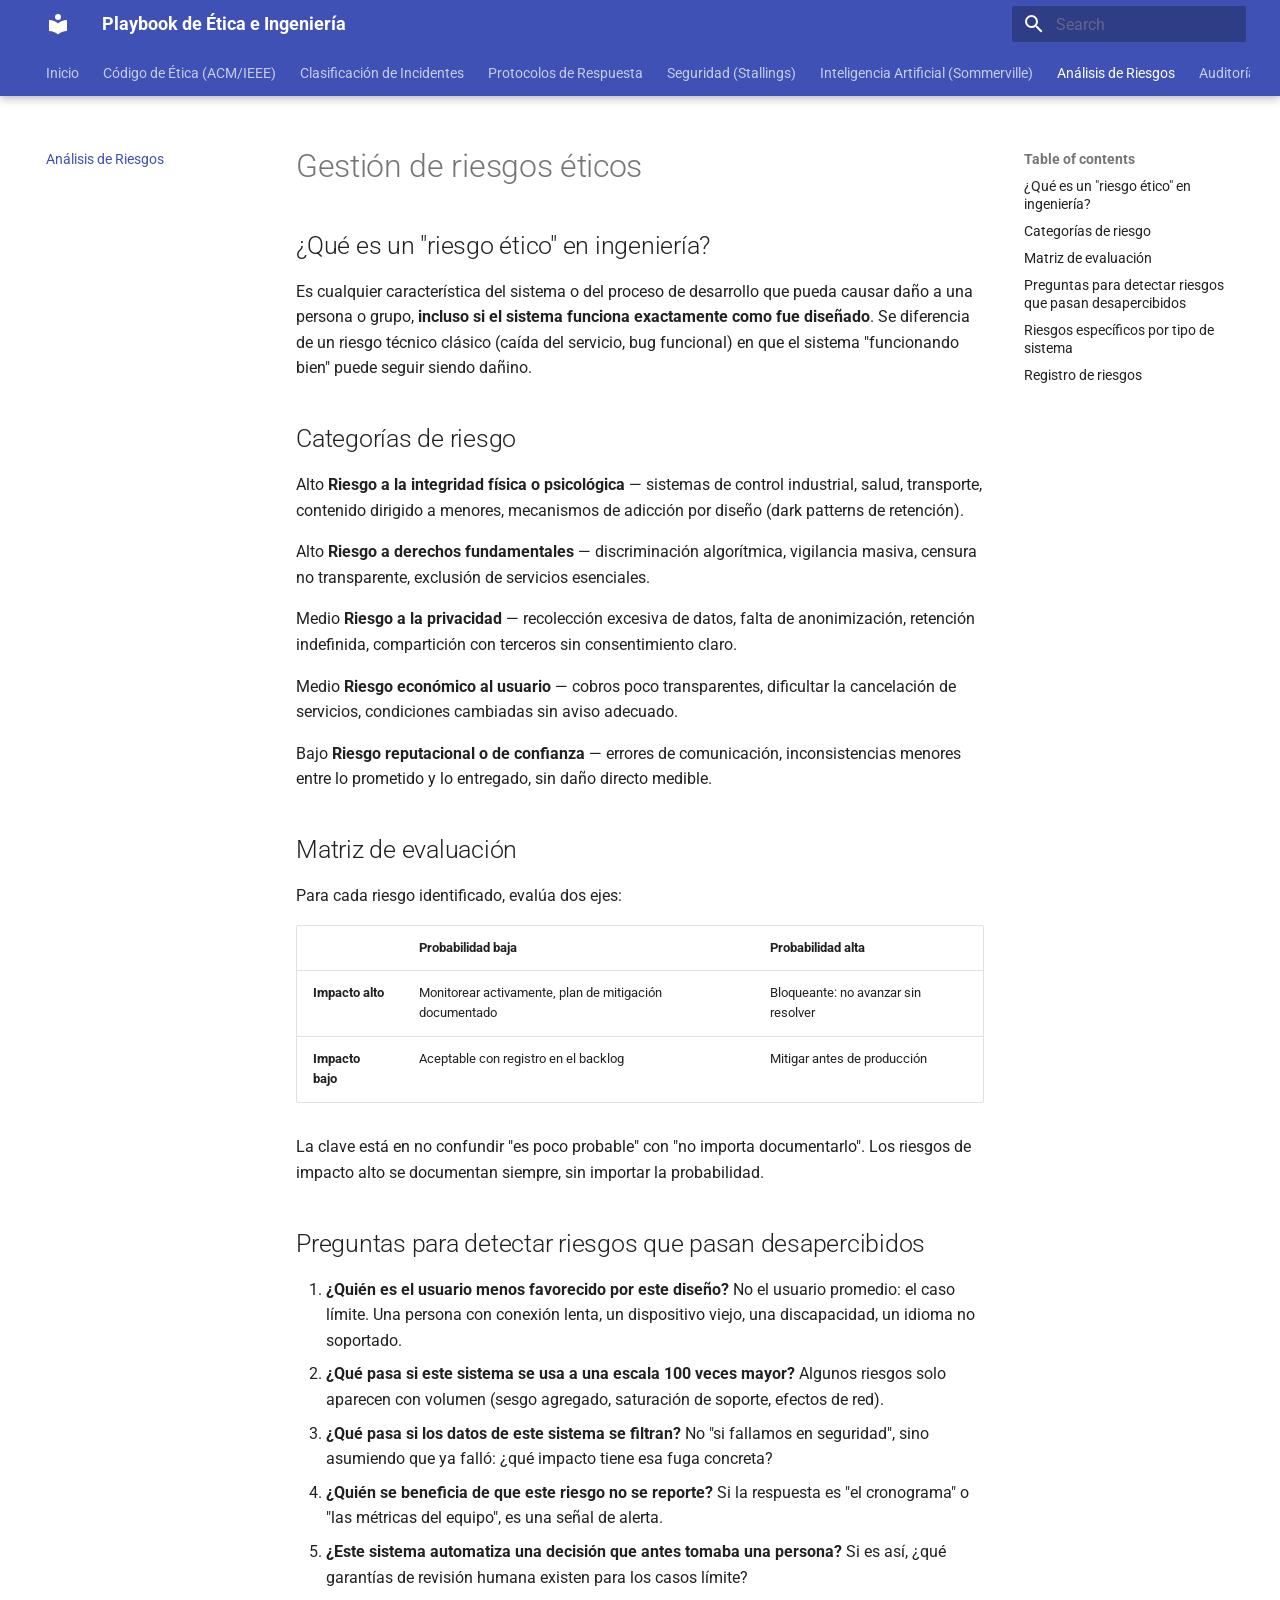
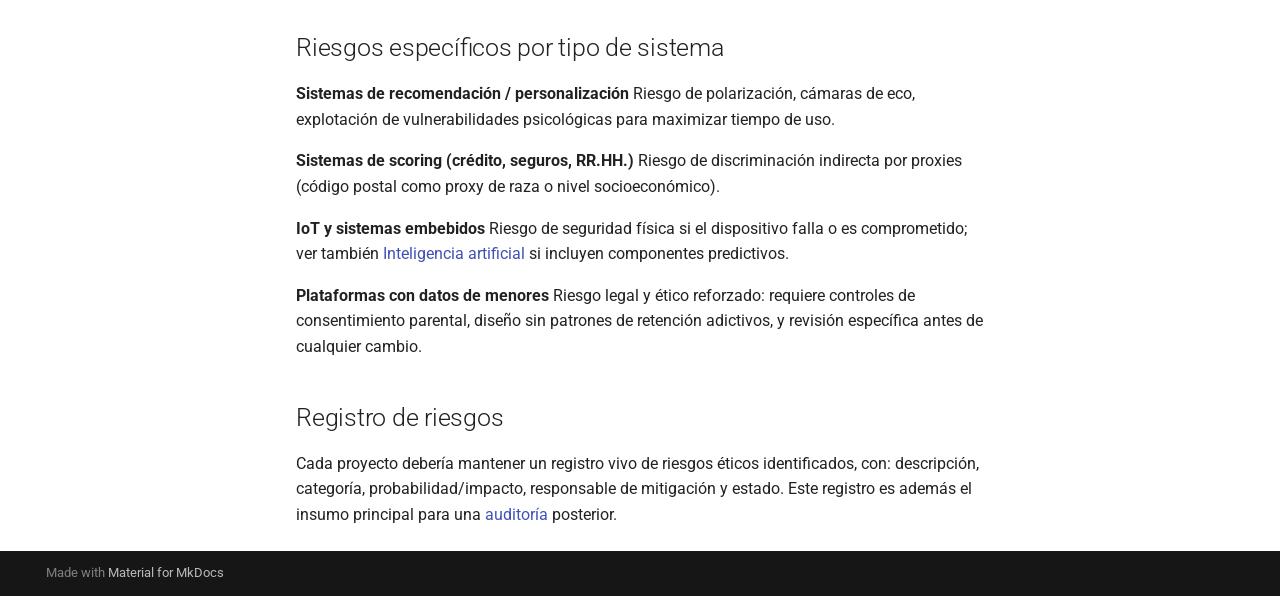
<file: riesgos/index.html>
<!doctype html>
<html lang="en" class="no-js">
  <head>
    
      <meta charset="utf-8">
      <meta name="viewport" content="width=device-width,initial-scale=1">
      
      
      
      
        <link rel="prev" href="../inteligencia-artificial/">
      
      
        <link rel="next" href="../auditorias/">
      
      
        
      
      
      <link rel="icon" href="../assets/images/favicon.png">
      <meta name="generator" content="mkdocs-1.6.1, mkdocs-material-9.7.6">
    
    
      
        <title>Análisis de Riesgos - Playbook de Ética e Ingeniería</title>
      
    
    
      <link rel="stylesheet" href="../assets/stylesheets/main.484c7ddc.min.css">
      
        
        <link rel="stylesheet" href="../assets/stylesheets/palette.ab4e12ef.min.css">
      
      


    
    
      
    
    
      
        
        
        <link rel="preconnect" href="https://fonts.gstatic.com" crossorigin>
        <link rel="stylesheet" href="https://fonts.googleapis.com/css?family=Roboto:300,300i,400,400i,700,700i%7CRoboto+Mono:400,400i,700,700i&display=fallback">
        <style>:root{--md-text-font:"Roboto";--md-code-font:"Roboto Mono"}</style>
      
    
    
      <link rel="stylesheet" href="../stylesheets/extra.css">
    
    <script>__md_scope=new URL("..",location),__md_hash=e=>[...e].reduce(((e,_)=>(e<<5)-e+_.charCodeAt(0)),0),__md_get=(e,_=localStorage,t=__md_scope)=>JSON.parse(_.getItem(t.pathname+"."+e)),__md_set=(e,_,t=localStorage,a=__md_scope)=>{try{t.setItem(a.pathname+"."+e,JSON.stringify(_))}catch(e){}}</script>
    
      

    
    
  </head>
  
  
    
    
    
    
    
    <body dir="ltr" data-md-color-scheme="preference" data-md-color-primary="indigo" data-md-color-accent="indigo">
  
    
    <input class="md-toggle" data-md-toggle="drawer" type="checkbox" id="__drawer" autocomplete="off">
    <input class="md-toggle" data-md-toggle="search" type="checkbox" id="__search" autocomplete="off">
    <label class="md-overlay" for="__drawer"></label>
    <div data-md-component="skip">
      
        
        <a href="#gestion-de-riesgos-eticos" class="md-skip">
          Skip to content
        </a>
      
    </div>
    <div data-md-component="announce">
      
    </div>
    
    
      

  

<header class="md-header md-header--shadow md-header--lifted" data-md-component="header">
  <nav class="md-header__inner md-grid" aria-label="Header">
    <a href=".." title="Playbook de Ética e Ingeniería" class="md-header__button md-logo" aria-label="Playbook de Ética e Ingeniería" data-md-component="logo">
      
  
  <svg xmlns="http://www.w3.org/2000/svg" viewBox="0 0 24 24"><path d="M12 8a3 3 0 0 0 3-3 3 3 0 0 0-3-3 3 3 0 0 0-3 3 3 3 0 0 0 3 3m0 3.54C9.64 9.35 6.5 8 3 8v11c3.5 0 6.64 1.35 9 3.54 2.36-2.19 5.5-3.54 9-3.54V8c-3.5 0-6.64 1.35-9 3.54"/></svg>

    </a>
    <label class="md-header__button md-icon" for="__drawer">
      
      <svg xmlns="http://www.w3.org/2000/svg" viewBox="0 0 24 24"><path d="M3 6h18v2H3zm0 5h18v2H3zm0 5h18v2H3z"/></svg>
    </label>
    <div class="md-header__title" data-md-component="header-title">
      <div class="md-header__ellipsis">
        <div class="md-header__topic">
          <span class="md-ellipsis">
            Playbook de Ética e Ingeniería
          </span>
        </div>
        <div class="md-header__topic" data-md-component="header-topic">
          <span class="md-ellipsis">
            
              Análisis de Riesgos
            
          </span>
        </div>
      </div>
    </div>
    
      
    
    
    
    
      
      
        <label class="md-header__button md-icon" for="__search">
          
          <svg xmlns="http://www.w3.org/2000/svg" viewBox="0 0 24 24"><path d="M9.5 3A6.5 6.5 0 0 1 16 9.5c0 1.61-.59 3.09-1.56 4.23l.27.27h.79l5 5-1.5 1.5-5-5v-.79l-.27-.27A6.52 6.52 0 0 1 9.5 16 6.5 6.5 0 0 1 3 9.5 6.5 6.5 0 0 1 9.5 3m0 2C7 5 5 7 5 9.5S7 14 9.5 14 14 12 14 9.5 12 5 9.5 5"/></svg>
        </label>
        <div class="md-search" data-md-component="search" role="dialog">
  <label class="md-search__overlay" for="__search"></label>
  <div class="md-search__inner" role="search">
    <form class="md-search__form" name="search">
      <input type="text" class="md-search__input" name="query" aria-label="Search" placeholder="Search" autocapitalize="off" autocorrect="off" autocomplete="off" spellcheck="false" data-md-component="search-query" required>
      <label class="md-search__icon md-icon" for="__search">
        
        <svg xmlns="http://www.w3.org/2000/svg" viewBox="0 0 24 24"><path d="M9.5 3A6.5 6.5 0 0 1 16 9.5c0 1.61-.59 3.09-1.56 4.23l.27.27h.79l5 5-1.5 1.5-5-5v-.79l-.27-.27A6.52 6.52 0 0 1 9.5 16 6.5 6.5 0 0 1 3 9.5 6.5 6.5 0 0 1 9.5 3m0 2C7 5 5 7 5 9.5S7 14 9.5 14 14 12 14 9.5 12 5 9.5 5"/></svg>
        
        <svg xmlns="http://www.w3.org/2000/svg" viewBox="0 0 24 24"><path d="M20 11v2H8l5.5 5.5-1.42 1.42L4.16 12l7.92-7.92L13.5 5.5 8 11z"/></svg>
      </label>
      <nav class="md-search__options" aria-label="Search">
        
        <button type="reset" class="md-search__icon md-icon" title="Clear" aria-label="Clear" tabindex="-1">
          
          <svg xmlns="http://www.w3.org/2000/svg" viewBox="0 0 24 24"><path d="M19 6.41 17.59 5 12 10.59 6.41 5 5 6.41 10.59 12 5 17.59 6.41 19 12 13.41 17.59 19 19 17.59 13.41 12z"/></svg>
        </button>
      </nav>
      
        <div class="md-search__suggest" data-md-component="search-suggest"></div>
      
    </form>
    <div class="md-search__output">
      <div class="md-search__scrollwrap" tabindex="0" data-md-scrollfix>
        <div class="md-search-result" data-md-component="search-result">
          <div class="md-search-result__meta">
            Initializing search
          </div>
          <ol class="md-search-result__list" role="presentation"></ol>
        </div>
      </div>
    </div>
  </div>
</div>
      
    
    
  </nav>
  
    
      
<nav class="md-tabs" aria-label="Tabs" data-md-component="tabs">
  <div class="md-grid">
    <ul class="md-tabs__list">
      
        
  
  
  
  
    <li class="md-tabs__item">
      <a href=".." class="md-tabs__link">
        
  
  
    
  
  Inicio

      </a>
    </li>
  

      
        
  
  
  
  
    <li class="md-tabs__item">
      <a href="../codigo-etica/" class="md-tabs__link">
        
  
  
    
  
  Código de Ética (ACM/IEEE)

      </a>
    </li>
  

      
        
  
  
  
  
    <li class="md-tabs__item">
      <a href="../incidentes/" class="md-tabs__link">
        
  
  
    
  
  Clasificación de Incidentes

      </a>
    </li>
  

      
        
  
  
  
  
    <li class="md-tabs__item">
      <a href="../protocolos/" class="md-tabs__link">
        
  
  
    
  
  Protocolos de Respuesta

      </a>
    </li>
  

      
        
  
  
  
  
    <li class="md-tabs__item">
      <a href="../seguridad/" class="md-tabs__link">
        
  
  
    
  
  Seguridad (Stallings)

      </a>
    </li>
  

      
        
  
  
  
  
    <li class="md-tabs__item">
      <a href="../inteligencia-artificial/" class="md-tabs__link">
        
  
  
    
  
  Inteligencia Artificial (Sommerville)

      </a>
    </li>
  

      
        
  
  
  
    
  
  
    <li class="md-tabs__item md-tabs__item--active">
      <a href="./" class="md-tabs__link">
        
  
  
    
  
  Análisis de Riesgos

      </a>
    </li>
  

      
        
  
  
  
  
    <li class="md-tabs__item">
      <a href="../auditorias/" class="md-tabs__link">
        
  
  
    
  
  Auditorías de Seguridad

      </a>
    </li>
  

      
        
  
  
  
  
    <li class="md-tabs__item">
      <a href="../buenas-practicas/" class="md-tabs__link">
        
  
  
    
  
  Buenas Prácticas (Pressman)

      </a>
    </li>
  

      
    </ul>
  </div>
</nav>
    
  
</header>
    
    <div class="md-container" data-md-component="container">
      
      
        
      
      <main class="md-main" data-md-component="main">
        <div class="md-main__inner md-grid">
          
            
              
              <div class="md-sidebar md-sidebar--primary" data-md-component="sidebar" data-md-type="navigation" >
                <div class="md-sidebar__scrollwrap">
                  <div class="md-sidebar__inner">
                    


  


<nav class="md-nav md-nav--primary md-nav--lifted" aria-label="Navigation" data-md-level="0">
  <label class="md-nav__title" for="__drawer">
    <a href=".." title="Playbook de Ética e Ingeniería" class="md-nav__button md-logo" aria-label="Playbook de Ética e Ingeniería" data-md-component="logo">
      
  
  <svg xmlns="http://www.w3.org/2000/svg" viewBox="0 0 24 24"><path d="M12 8a3 3 0 0 0 3-3 3 3 0 0 0-3-3 3 3 0 0 0-3 3 3 3 0 0 0 3 3m0 3.54C9.64 9.35 6.5 8 3 8v11c3.5 0 6.64 1.35 9 3.54 2.36-2.19 5.5-3.54 9-3.54V8c-3.5 0-6.64 1.35-9 3.54"/></svg>

    </a>
    Playbook de Ética e Ingeniería
  </label>
  
  <ul class="md-nav__list" data-md-scrollfix>
    
      
      
  
  
  
  
    <li class="md-nav__item">
      <a href=".." class="md-nav__link">
        
  
  
  <span class="md-ellipsis">
    
  
    Inicio
  

    
  </span>
  
  

      </a>
    </li>
  

    
      
      
  
  
  
  
    <li class="md-nav__item">
      <a href="../codigo-etica/" class="md-nav__link">
        
  
  
  <span class="md-ellipsis">
    
  
    Código de Ética (ACM/IEEE)
  

    
  </span>
  
  

      </a>
    </li>
  

    
      
      
  
  
  
  
    <li class="md-nav__item">
      <a href="../incidentes/" class="md-nav__link">
        
  
  
  <span class="md-ellipsis">
    
  
    Clasificación de Incidentes
  

    
  </span>
  
  

      </a>
    </li>
  

    
      
      
  
  
  
  
    <li class="md-nav__item">
      <a href="../protocolos/" class="md-nav__link">
        
  
  
  <span class="md-ellipsis">
    
  
    Protocolos de Respuesta
  

    
  </span>
  
  

      </a>
    </li>
  

    
      
      
  
  
  
  
    <li class="md-nav__item">
      <a href="../seguridad/" class="md-nav__link">
        
  
  
  <span class="md-ellipsis">
    
  
    Seguridad (Stallings)
  

    
  </span>
  
  

      </a>
    </li>
  

    
      
      
  
  
  
  
    <li class="md-nav__item">
      <a href="../inteligencia-artificial/" class="md-nav__link">
        
  
  
  <span class="md-ellipsis">
    
  
    Inteligencia Artificial (Sommerville)
  

    
  </span>
  
  

      </a>
    </li>
  

    
      
      
  
  
    
  
  
  
    <li class="md-nav__item md-nav__item--active">
      
      <input class="md-nav__toggle md-toggle" type="checkbox" id="__toc">
      
      
        
      
      
        <label class="md-nav__link md-nav__link--active" for="__toc">
          
  
  
  <span class="md-ellipsis">
    
  
    Análisis de Riesgos
  

    
  </span>
  
  

          <span class="md-nav__icon md-icon"></span>
        </label>
      
      <a href="./" class="md-nav__link md-nav__link--active">
        
  
  
  <span class="md-ellipsis">
    
  
    Análisis de Riesgos
  

    
  </span>
  
  

      </a>
      
        

<nav class="md-nav md-nav--secondary" aria-label="Table of contents">
  
  
  
    
  
  
    <label class="md-nav__title" for="__toc">
      <span class="md-nav__icon md-icon"></span>
      Table of contents
    </label>
    <ul class="md-nav__list" data-md-component="toc" data-md-scrollfix>
      
        <li class="md-nav__item">
  <a href="#que-es-un-riesgo-etico-en-ingenieria" class="md-nav__link">
    <span class="md-ellipsis">
      
        ¿Qué es un "riesgo ético" en ingeniería?
      
    </span>
  </a>
  
</li>
      
        <li class="md-nav__item">
  <a href="#categorias-de-riesgo" class="md-nav__link">
    <span class="md-ellipsis">
      
        Categorías de riesgo
      
    </span>
  </a>
  
</li>
      
        <li class="md-nav__item">
  <a href="#matriz-de-evaluacion" class="md-nav__link">
    <span class="md-ellipsis">
      
        Matriz de evaluación
      
    </span>
  </a>
  
</li>
      
        <li class="md-nav__item">
  <a href="#preguntas-para-detectar-riesgos-que-pasan-desapercibidos" class="md-nav__link">
    <span class="md-ellipsis">
      
        Preguntas para detectar riesgos que pasan desapercibidos
      
    </span>
  </a>
  
</li>
      
        <li class="md-nav__item">
  <a href="#riesgos-especificos-por-tipo-de-sistema" class="md-nav__link">
    <span class="md-ellipsis">
      
        Riesgos específicos por tipo de sistema
      
    </span>
  </a>
  
</li>
      
        <li class="md-nav__item">
  <a href="#registro-de-riesgos" class="md-nav__link">
    <span class="md-ellipsis">
      
        Registro de riesgos
      
    </span>
  </a>
  
</li>
      
    </ul>
  
</nav>
      
    </li>
  

    
      
      
  
  
  
  
    <li class="md-nav__item">
      <a href="../auditorias/" class="md-nav__link">
        
  
  
  <span class="md-ellipsis">
    
  
    Auditorías de Seguridad
  

    
  </span>
  
  

      </a>
    </li>
  

    
      
      
  
  
  
  
    <li class="md-nav__item">
      <a href="../buenas-practicas/" class="md-nav__link">
        
  
  
  <span class="md-ellipsis">
    
  
    Buenas Prácticas (Pressman)
  

    
  </span>
  
  

      </a>
    </li>
  

    
  </ul>
</nav>
                  </div>
                </div>
              </div>
            
            
              
              <div class="md-sidebar md-sidebar--secondary" data-md-component="sidebar" data-md-type="toc" >
                <div class="md-sidebar__scrollwrap">
                  <div class="md-sidebar__inner">
                    

<nav class="md-nav md-nav--secondary" aria-label="Table of contents">
  
  
  
    
  
  
    <label class="md-nav__title" for="__toc">
      <span class="md-nav__icon md-icon"></span>
      Table of contents
    </label>
    <ul class="md-nav__list" data-md-component="toc" data-md-scrollfix>
      
        <li class="md-nav__item">
  <a href="#que-es-un-riesgo-etico-en-ingenieria" class="md-nav__link">
    <span class="md-ellipsis">
      
        ¿Qué es un "riesgo ético" en ingeniería?
      
    </span>
  </a>
  
</li>
      
        <li class="md-nav__item">
  <a href="#categorias-de-riesgo" class="md-nav__link">
    <span class="md-ellipsis">
      
        Categorías de riesgo
      
    </span>
  </a>
  
</li>
      
        <li class="md-nav__item">
  <a href="#matriz-de-evaluacion" class="md-nav__link">
    <span class="md-ellipsis">
      
        Matriz de evaluación
      
    </span>
  </a>
  
</li>
      
        <li class="md-nav__item">
  <a href="#preguntas-para-detectar-riesgos-que-pasan-desapercibidos" class="md-nav__link">
    <span class="md-ellipsis">
      
        Preguntas para detectar riesgos que pasan desapercibidos
      
    </span>
  </a>
  
</li>
      
        <li class="md-nav__item">
  <a href="#riesgos-especificos-por-tipo-de-sistema" class="md-nav__link">
    <span class="md-ellipsis">
      
        Riesgos específicos por tipo de sistema
      
    </span>
  </a>
  
</li>
      
        <li class="md-nav__item">
  <a href="#registro-de-riesgos" class="md-nav__link">
    <span class="md-ellipsis">
      
        Registro de riesgos
      
    </span>
  </a>
  
</li>
      
    </ul>
  
</nav>
                  </div>
                </div>
              </div>
            
          
          
            <div class="md-content" data-md-component="content">
              
              <article class="md-content__inner md-typeset">
                
                  



<h1 id="gestion-de-riesgos-eticos">Gestión de riesgos éticos</h1>
<h2 id="que-es-un-riesgo-etico-en-ingenieria">¿Qué es un "riesgo ético" en ingeniería?</h2>
<p>Es cualquier característica del sistema o del proceso de desarrollo que pueda causar daño a una persona o grupo, <strong>incluso si el sistema funciona exactamente como fue diseñado</strong>. Se diferencia de un riesgo técnico clásico (caída del servicio, bug funcional) en que el sistema "funcionando bien" puede seguir siendo dañino.</p>
<h2 id="categorias-de-riesgo">Categorías de riesgo</h2>
<p><span class="tag tag-alto">Alto</span> <strong>Riesgo a la integridad física o psicológica</strong> — sistemas de control industrial, salud, transporte, contenido dirigido a menores, mecanismos de adicción por diseño (dark patterns de retención).</p>
<p><span class="tag tag-alto">Alto</span> <strong>Riesgo a derechos fundamentales</strong> — discriminación algorítmica, vigilancia masiva, censura no transparente, exclusión de servicios esenciales.</p>
<p><span class="tag tag-medio">Medio</span> <strong>Riesgo a la privacidad</strong> — recolección excesiva de datos, falta de anonimización, retención indefinida, compartición con terceros sin consentimiento claro.</p>
<p><span class="tag tag-medio">Medio</span> <strong>Riesgo económico al usuario</strong> — cobros poco transparentes, dificultar la cancelación de servicios, condiciones cambiadas sin aviso adecuado.</p>
<p><span class="tag tag-bajo">Bajo</span> <strong>Riesgo reputacional o de confianza</strong> — errores de comunicación, inconsistencias menores entre lo prometido y lo entregado, sin daño directo medible.</p>
<h2 id="matriz-de-evaluacion">Matriz de evaluación</h2>
<p>Para cada riesgo identificado, evalúa dos ejes:</p>
<table>
<thead>
<tr>
<th></th>
<th><strong>Probabilidad baja</strong></th>
<th><strong>Probabilidad alta</strong></th>
</tr>
</thead>
<tbody>
<tr>
<td><strong>Impacto alto</strong></td>
<td>Monitorear activamente, plan de mitigación documentado</td>
<td>Bloqueante: no avanzar sin resolver</td>
</tr>
<tr>
<td><strong>Impacto bajo</strong></td>
<td>Aceptable con registro en el backlog</td>
<td>Mitigar antes de producción</td>
</tr>
</tbody>
</table>
<p>La clave está en no confundir "es poco probable" con "no importa documentarlo". Los riesgos de impacto alto se documentan siempre, sin importar la probabilidad.</p>
<h2 id="preguntas-para-detectar-riesgos-que-pasan-desapercibidos">Preguntas para detectar riesgos que pasan desapercibidos</h2>
<ol>
<li><strong>¿Quién es el usuario menos favorecido por este diseño?</strong> No el usuario promedio: el caso límite. Una persona con conexión lenta, un dispositivo viejo, una discapacidad, un idioma no soportado.</li>
<li><strong>¿Qué pasa si este sistema se usa a una escala 100 veces mayor?</strong> Algunos riesgos solo aparecen con volumen (sesgo agregado, saturación de soporte, efectos de red).</li>
<li><strong>¿Qué pasa si los datos de este sistema se filtran?</strong> No "si fallamos en seguridad", sino asumiendo que ya falló: ¿qué impacto tiene esa fuga concreta?</li>
<li><strong>¿Quién se beneficia de que este riesgo no se reporte?</strong> Si la respuesta es "el cronograma" o "las métricas del equipo", es una señal de alerta.</li>
<li><strong>¿Este sistema automatiza una decisión que antes tomaba una persona?</strong> Si es así, ¿qué garantías de revisión humana existen para los casos límite?</li>
</ol>
<h2 id="riesgos-especificos-por-tipo-de-sistema">Riesgos específicos por tipo de sistema</h2>
<p><strong>Sistemas de recomendación / personalización</strong>
Riesgo de polarización, cámaras de eco, explotación de vulnerabilidades psicológicas para maximizar tiempo de uso.</p>
<p><strong>Sistemas de scoring (crédito, seguros, RR.HH.)</strong>
Riesgo de discriminación indirecta por proxies (código postal como proxy de raza o nivel socioeconómico).</p>
<p><strong>IoT y sistemas embebidos</strong>
Riesgo de seguridad física si el dispositivo falla o es comprometido; ver también <a href="../inteligencia-artificial/">Inteligencia artificial</a> si incluyen componentes predictivos.</p>
<p><strong>Plataformas con datos de menores</strong>
Riesgo legal y ético reforzado: requiere controles de consentimiento parental, diseño sin patrones de retención adictivos, y revisión específica antes de cualquier cambio.</p>
<h2 id="registro-de-riesgos">Registro de riesgos</h2>
<p>Cada proyecto debería mantener un registro vivo de riesgos éticos identificados, con: descripción, categoría, probabilidad/impacto, responsable de mitigación y estado. Este registro es además el insumo principal para una <a href="../auditorias/">auditoría</a> posterior.</p>












                
              </article>
            </div>
          
          
<script>var target=document.getElementById(location.hash.slice(1));target&&target.name&&(target.checked=target.name.startsWith("__tabbed_"))</script>
        </div>
        
      </main>
      
        <footer class="md-footer">
  
  <div class="md-footer-meta md-typeset">
    <div class="md-footer-meta__inner md-grid">
      <div class="md-copyright">
  
  
    Made with
    <a href="https://squidfunk.github.io/mkdocs-material/" target="_blank" rel="noopener">
      Material for MkDocs
    </a>
  
</div>
      
    </div>
  </div>
</footer>
      
    </div>
    <div class="md-dialog" data-md-component="dialog">
      <div class="md-dialog__inner md-typeset"></div>
    </div>
    
    
    
      
      
      <script id="__config" type="application/json">{"annotate": null, "base": "..", "features": ["navigation.tabs", "navigation.tabs.sticky", "navigation.tracking", "search.suggest"], "search": "../assets/javascripts/workers/search.2c215733.min.js", "tags": null, "translations": {"clipboard.copied": "Copied to clipboard", "clipboard.copy": "Copy to clipboard", "search.result.more.one": "1 more on this page", "search.result.more.other": "# more on this page", "search.result.none": "No matching documents", "search.result.one": "1 matching document", "search.result.other": "# matching documents", "search.result.placeholder": "Type to start searching", "search.result.term.missing": "Missing", "select.version": "Select version"}, "version": null}</script>
    
    
      <script src="../assets/javascripts/bundle.79ae519e.min.js"></script>
      
    
  </body>
</html>
</file>
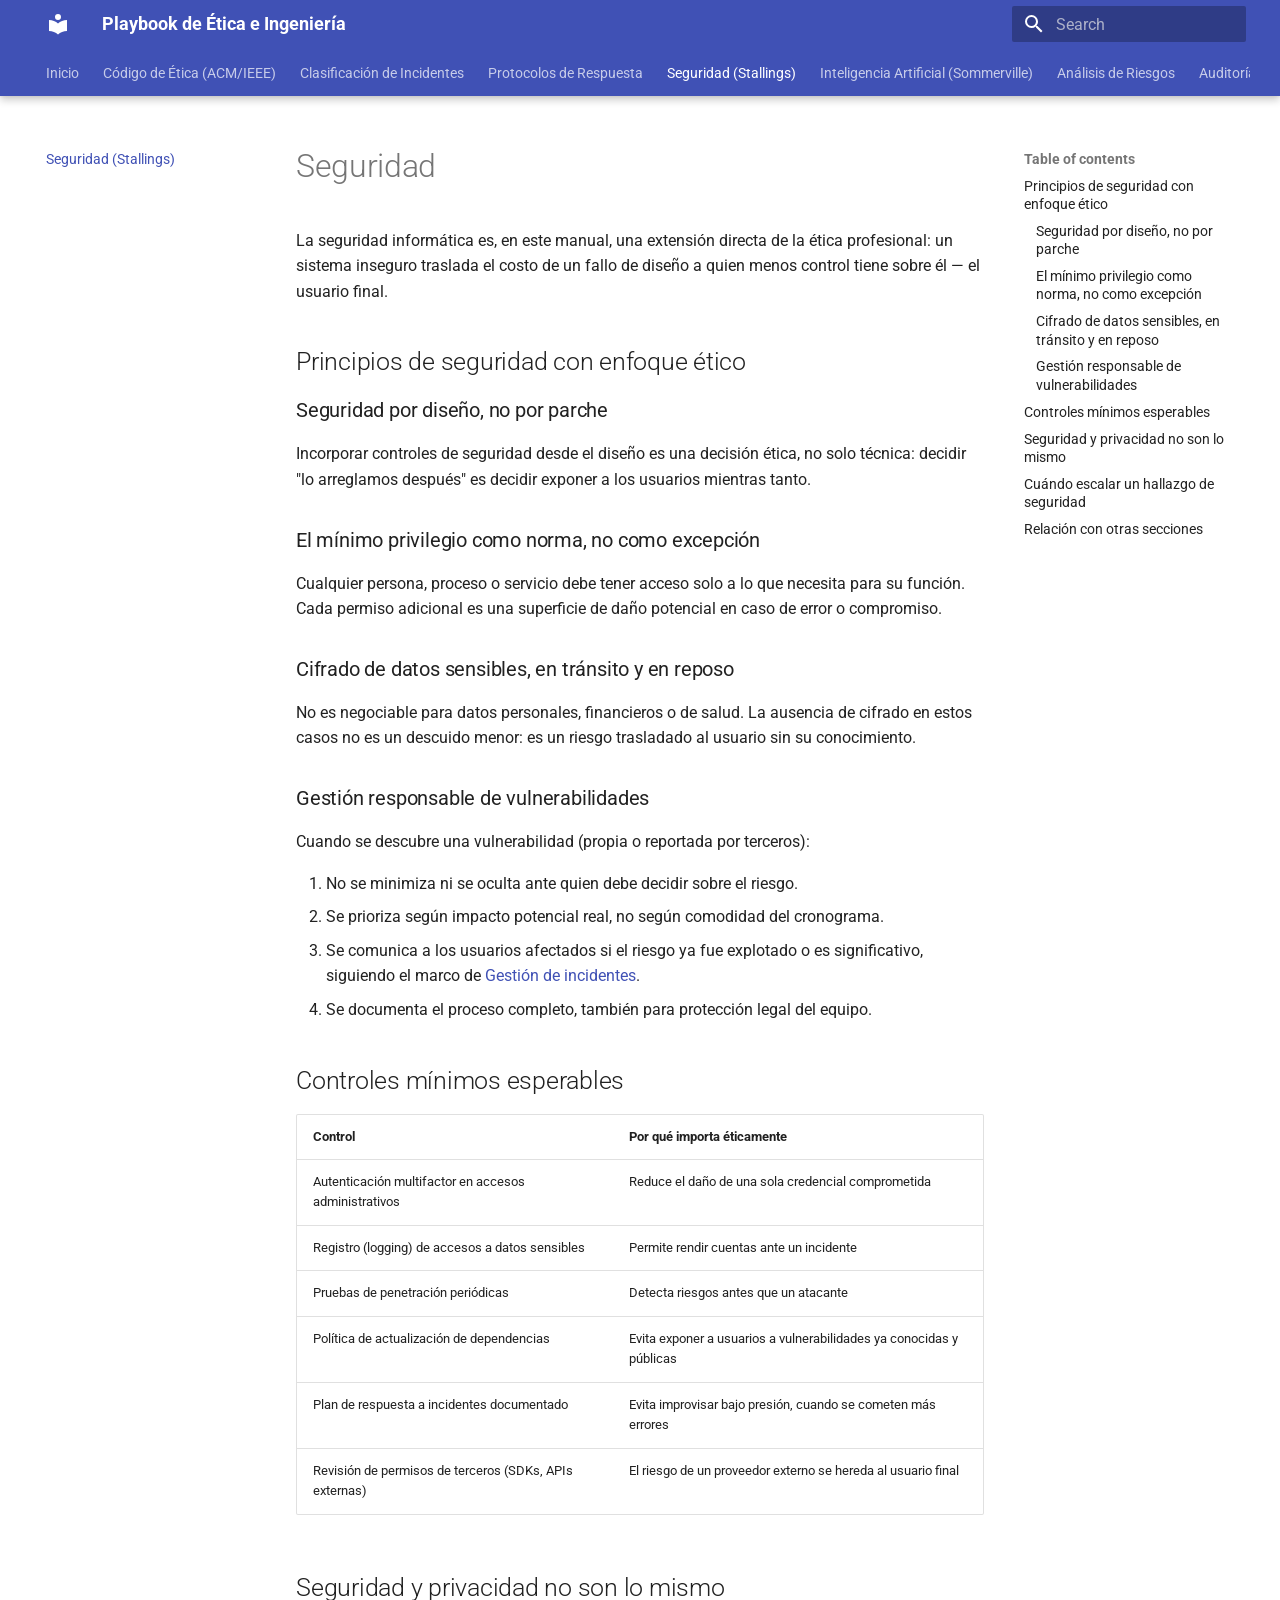
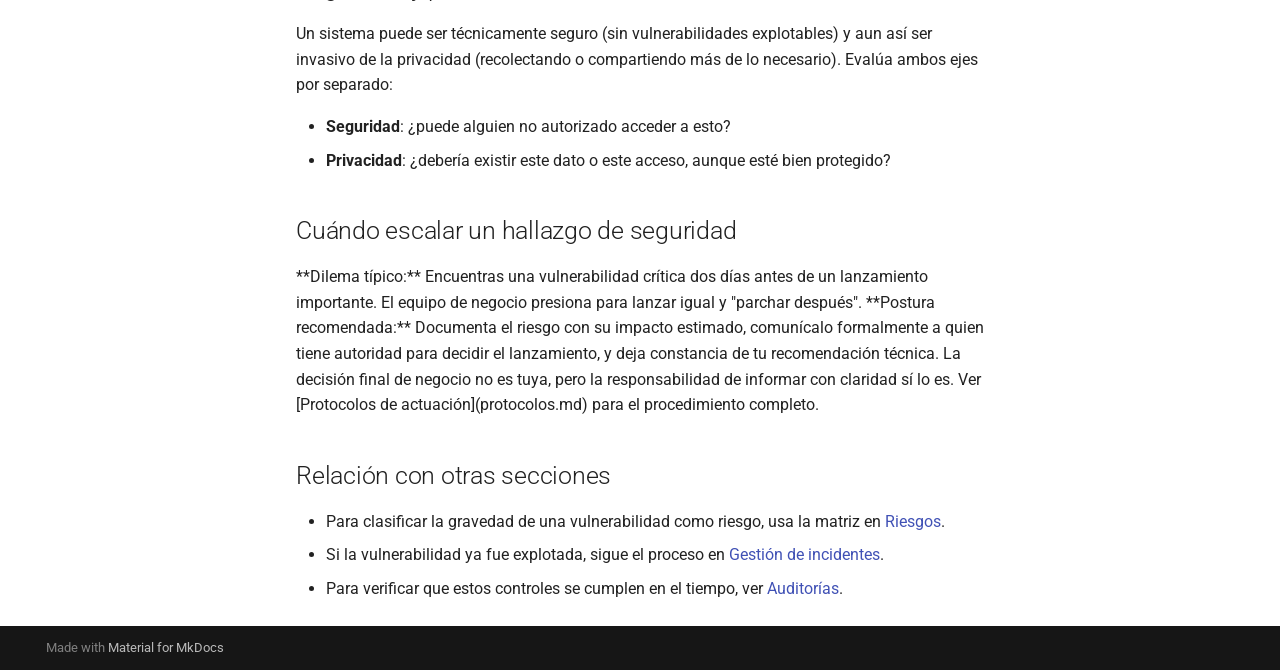
<file: seguridad/index.html>
<!doctype html>
<html lang="en" class="no-js">
  <head>
    
      <meta charset="utf-8">
      <meta name="viewport" content="width=device-width,initial-scale=1">
      
      
      
      
        <link rel="prev" href="../protocolos/">
      
      
        <link rel="next" href="../inteligencia-artificial/">
      
      
        
      
      
      <link rel="icon" href="../assets/images/favicon.png">
      <meta name="generator" content="mkdocs-1.6.1, mkdocs-material-9.7.6">
    
    
      
        <title>Seguridad (Stallings) - Playbook de Ética e Ingeniería</title>
      
    
    
      <link rel="stylesheet" href="../assets/stylesheets/main.484c7ddc.min.css">
      
        
        <link rel="stylesheet" href="../assets/stylesheets/palette.ab4e12ef.min.css">
      
      


    
    
      
    
    
      
        
        
        <link rel="preconnect" href="https://fonts.gstatic.com" crossorigin>
        <link rel="stylesheet" href="https://fonts.googleapis.com/css?family=Roboto:300,300i,400,400i,700,700i%7CRoboto+Mono:400,400i,700,700i&display=fallback">
        <style>:root{--md-text-font:"Roboto";--md-code-font:"Roboto Mono"}</style>
      
    
    
      <link rel="stylesheet" href="../stylesheets/extra.css">
    
    <script>__md_scope=new URL("..",location),__md_hash=e=>[...e].reduce(((e,_)=>(e<<5)-e+_.charCodeAt(0)),0),__md_get=(e,_=localStorage,t=__md_scope)=>JSON.parse(_.getItem(t.pathname+"."+e)),__md_set=(e,_,t=localStorage,a=__md_scope)=>{try{t.setItem(a.pathname+"."+e,JSON.stringify(_))}catch(e){}}</script>
    
      

    
    
  </head>
  
  
    
    
    
    
    
    <body dir="ltr" data-md-color-scheme="preference" data-md-color-primary="indigo" data-md-color-accent="indigo">
  
    
    <input class="md-toggle" data-md-toggle="drawer" type="checkbox" id="__drawer" autocomplete="off">
    <input class="md-toggle" data-md-toggle="search" type="checkbox" id="__search" autocomplete="off">
    <label class="md-overlay" for="__drawer"></label>
    <div data-md-component="skip">
      
        
        <a href="#seguridad" class="md-skip">
          Skip to content
        </a>
      
    </div>
    <div data-md-component="announce">
      
    </div>
    
    
      

  

<header class="md-header md-header--shadow md-header--lifted" data-md-component="header">
  <nav class="md-header__inner md-grid" aria-label="Header">
    <a href=".." title="Playbook de Ética e Ingeniería" class="md-header__button md-logo" aria-label="Playbook de Ética e Ingeniería" data-md-component="logo">
      
  
  <svg xmlns="http://www.w3.org/2000/svg" viewBox="0 0 24 24"><path d="M12 8a3 3 0 0 0 3-3 3 3 0 0 0-3-3 3 3 0 0 0-3 3 3 3 0 0 0 3 3m0 3.54C9.64 9.35 6.5 8 3 8v11c3.5 0 6.64 1.35 9 3.54 2.36-2.19 5.5-3.54 9-3.54V8c-3.5 0-6.64 1.35-9 3.54"/></svg>

    </a>
    <label class="md-header__button md-icon" for="__drawer">
      
      <svg xmlns="http://www.w3.org/2000/svg" viewBox="0 0 24 24"><path d="M3 6h18v2H3zm0 5h18v2H3zm0 5h18v2H3z"/></svg>
    </label>
    <div class="md-header__title" data-md-component="header-title">
      <div class="md-header__ellipsis">
        <div class="md-header__topic">
          <span class="md-ellipsis">
            Playbook de Ética e Ingeniería
          </span>
        </div>
        <div class="md-header__topic" data-md-component="header-topic">
          <span class="md-ellipsis">
            
              Seguridad (Stallings)
            
          </span>
        </div>
      </div>
    </div>
    
      
    
    
    
    
      
      
        <label class="md-header__button md-icon" for="__search">
          
          <svg xmlns="http://www.w3.org/2000/svg" viewBox="0 0 24 24"><path d="M9.5 3A6.5 6.5 0 0 1 16 9.5c0 1.61-.59 3.09-1.56 4.23l.27.27h.79l5 5-1.5 1.5-5-5v-.79l-.27-.27A6.52 6.52 0 0 1 9.5 16 6.5 6.5 0 0 1 3 9.5 6.5 6.5 0 0 1 9.5 3m0 2C7 5 5 7 5 9.5S7 14 9.5 14 14 12 14 9.5 12 5 9.5 5"/></svg>
        </label>
        <div class="md-search" data-md-component="search" role="dialog">
  <label class="md-search__overlay" for="__search"></label>
  <div class="md-search__inner" role="search">
    <form class="md-search__form" name="search">
      <input type="text" class="md-search__input" name="query" aria-label="Search" placeholder="Search" autocapitalize="off" autocorrect="off" autocomplete="off" spellcheck="false" data-md-component="search-query" required>
      <label class="md-search__icon md-icon" for="__search">
        
        <svg xmlns="http://www.w3.org/2000/svg" viewBox="0 0 24 24"><path d="M9.5 3A6.5 6.5 0 0 1 16 9.5c0 1.61-.59 3.09-1.56 4.23l.27.27h.79l5 5-1.5 1.5-5-5v-.79l-.27-.27A6.52 6.52 0 0 1 9.5 16 6.5 6.5 0 0 1 3 9.5 6.5 6.5 0 0 1 9.5 3m0 2C7 5 5 7 5 9.5S7 14 9.5 14 14 12 14 9.5 12 5 9.5 5"/></svg>
        
        <svg xmlns="http://www.w3.org/2000/svg" viewBox="0 0 24 24"><path d="M20 11v2H8l5.5 5.5-1.42 1.42L4.16 12l7.92-7.92L13.5 5.5 8 11z"/></svg>
      </label>
      <nav class="md-search__options" aria-label="Search">
        
        <button type="reset" class="md-search__icon md-icon" title="Clear" aria-label="Clear" tabindex="-1">
          
          <svg xmlns="http://www.w3.org/2000/svg" viewBox="0 0 24 24"><path d="M19 6.41 17.59 5 12 10.59 6.41 5 5 6.41 10.59 12 5 17.59 6.41 19 12 13.41 17.59 19 19 17.59 13.41 12z"/></svg>
        </button>
      </nav>
      
        <div class="md-search__suggest" data-md-component="search-suggest"></div>
      
    </form>
    <div class="md-search__output">
      <div class="md-search__scrollwrap" tabindex="0" data-md-scrollfix>
        <div class="md-search-result" data-md-component="search-result">
          <div class="md-search-result__meta">
            Initializing search
          </div>
          <ol class="md-search-result__list" role="presentation"></ol>
        </div>
      </div>
    </div>
  </div>
</div>
      
    
    
  </nav>
  
    
      
<nav class="md-tabs" aria-label="Tabs" data-md-component="tabs">
  <div class="md-grid">
    <ul class="md-tabs__list">
      
        
  
  
  
  
    <li class="md-tabs__item">
      <a href=".." class="md-tabs__link">
        
  
  
    
  
  Inicio

      </a>
    </li>
  

      
        
  
  
  
  
    <li class="md-tabs__item">
      <a href="../codigo-etica/" class="md-tabs__link">
        
  
  
    
  
  Código de Ética (ACM/IEEE)

      </a>
    </li>
  

      
        
  
  
  
  
    <li class="md-tabs__item">
      <a href="../incidentes/" class="md-tabs__link">
        
  
  
    
  
  Clasificación de Incidentes

      </a>
    </li>
  

      
        
  
  
  
  
    <li class="md-tabs__item">
      <a href="../protocolos/" class="md-tabs__link">
        
  
  
    
  
  Protocolos de Respuesta

      </a>
    </li>
  

      
        
  
  
  
    
  
  
    <li class="md-tabs__item md-tabs__item--active">
      <a href="./" class="md-tabs__link">
        
  
  
    
  
  Seguridad (Stallings)

      </a>
    </li>
  

      
        
  
  
  
  
    <li class="md-tabs__item">
      <a href="../inteligencia-artificial/" class="md-tabs__link">
        
  
  
    
  
  Inteligencia Artificial (Sommerville)

      </a>
    </li>
  

      
        
  
  
  
  
    <li class="md-tabs__item">
      <a href="../riesgos/" class="md-tabs__link">
        
  
  
    
  
  Análisis de Riesgos

      </a>
    </li>
  

      
        
  
  
  
  
    <li class="md-tabs__item">
      <a href="../auditorias/" class="md-tabs__link">
        
  
  
    
  
  Auditorías de Seguridad

      </a>
    </li>
  

      
        
  
  
  
  
    <li class="md-tabs__item">
      <a href="../buenas-practicas/" class="md-tabs__link">
        
  
  
    
  
  Buenas Prácticas (Pressman)

      </a>
    </li>
  

      
    </ul>
  </div>
</nav>
    
  
</header>
    
    <div class="md-container" data-md-component="container">
      
      
        
      
      <main class="md-main" data-md-component="main">
        <div class="md-main__inner md-grid">
          
            
              
              <div class="md-sidebar md-sidebar--primary" data-md-component="sidebar" data-md-type="navigation" >
                <div class="md-sidebar__scrollwrap">
                  <div class="md-sidebar__inner">
                    


  


<nav class="md-nav md-nav--primary md-nav--lifted" aria-label="Navigation" data-md-level="0">
  <label class="md-nav__title" for="__drawer">
    <a href=".." title="Playbook de Ética e Ingeniería" class="md-nav__button md-logo" aria-label="Playbook de Ética e Ingeniería" data-md-component="logo">
      
  
  <svg xmlns="http://www.w3.org/2000/svg" viewBox="0 0 24 24"><path d="M12 8a3 3 0 0 0 3-3 3 3 0 0 0-3-3 3 3 0 0 0-3 3 3 3 0 0 0 3 3m0 3.54C9.64 9.35 6.5 8 3 8v11c3.5 0 6.64 1.35 9 3.54 2.36-2.19 5.5-3.54 9-3.54V8c-3.5 0-6.64 1.35-9 3.54"/></svg>

    </a>
    Playbook de Ética e Ingeniería
  </label>
  
  <ul class="md-nav__list" data-md-scrollfix>
    
      
      
  
  
  
  
    <li class="md-nav__item">
      <a href=".." class="md-nav__link">
        
  
  
  <span class="md-ellipsis">
    
  
    Inicio
  

    
  </span>
  
  

      </a>
    </li>
  

    
      
      
  
  
  
  
    <li class="md-nav__item">
      <a href="../codigo-etica/" class="md-nav__link">
        
  
  
  <span class="md-ellipsis">
    
  
    Código de Ética (ACM/IEEE)
  

    
  </span>
  
  

      </a>
    </li>
  

    
      
      
  
  
  
  
    <li class="md-nav__item">
      <a href="../incidentes/" class="md-nav__link">
        
  
  
  <span class="md-ellipsis">
    
  
    Clasificación de Incidentes
  

    
  </span>
  
  

      </a>
    </li>
  

    
      
      
  
  
  
  
    <li class="md-nav__item">
      <a href="../protocolos/" class="md-nav__link">
        
  
  
  <span class="md-ellipsis">
    
  
    Protocolos de Respuesta
  

    
  </span>
  
  

      </a>
    </li>
  

    
      
      
  
  
    
  
  
  
    <li class="md-nav__item md-nav__item--active">
      
      <input class="md-nav__toggle md-toggle" type="checkbox" id="__toc">
      
      
        
      
      
        <label class="md-nav__link md-nav__link--active" for="__toc">
          
  
  
  <span class="md-ellipsis">
    
  
    Seguridad (Stallings)
  

    
  </span>
  
  

          <span class="md-nav__icon md-icon"></span>
        </label>
      
      <a href="./" class="md-nav__link md-nav__link--active">
        
  
  
  <span class="md-ellipsis">
    
  
    Seguridad (Stallings)
  

    
  </span>
  
  

      </a>
      
        

<nav class="md-nav md-nav--secondary" aria-label="Table of contents">
  
  
  
    
  
  
    <label class="md-nav__title" for="__toc">
      <span class="md-nav__icon md-icon"></span>
      Table of contents
    </label>
    <ul class="md-nav__list" data-md-component="toc" data-md-scrollfix>
      
        <li class="md-nav__item">
  <a href="#principios-de-seguridad-con-enfoque-etico" class="md-nav__link">
    <span class="md-ellipsis">
      
        Principios de seguridad con enfoque ético
      
    </span>
  </a>
  
    <nav class="md-nav" aria-label="Principios de seguridad con enfoque ético">
      <ul class="md-nav__list">
        
          <li class="md-nav__item">
  <a href="#seguridad-por-diseno-no-por-parche" class="md-nav__link">
    <span class="md-ellipsis">
      
        Seguridad por diseño, no por parche
      
    </span>
  </a>
  
</li>
        
          <li class="md-nav__item">
  <a href="#el-minimo-privilegio-como-norma-no-como-excepcion" class="md-nav__link">
    <span class="md-ellipsis">
      
        El mínimo privilegio como norma, no como excepción
      
    </span>
  </a>
  
</li>
        
          <li class="md-nav__item">
  <a href="#cifrado-de-datos-sensibles-en-transito-y-en-reposo" class="md-nav__link">
    <span class="md-ellipsis">
      
        Cifrado de datos sensibles, en tránsito y en reposo
      
    </span>
  </a>
  
</li>
        
          <li class="md-nav__item">
  <a href="#gestion-responsable-de-vulnerabilidades" class="md-nav__link">
    <span class="md-ellipsis">
      
        Gestión responsable de vulnerabilidades
      
    </span>
  </a>
  
</li>
        
      </ul>
    </nav>
  
</li>
      
        <li class="md-nav__item">
  <a href="#controles-minimos-esperables" class="md-nav__link">
    <span class="md-ellipsis">
      
        Controles mínimos esperables
      
    </span>
  </a>
  
</li>
      
        <li class="md-nav__item">
  <a href="#seguridad-y-privacidad-no-son-lo-mismo" class="md-nav__link">
    <span class="md-ellipsis">
      
        Seguridad y privacidad no son lo mismo
      
    </span>
  </a>
  
</li>
      
        <li class="md-nav__item">
  <a href="#cuando-escalar-un-hallazgo-de-seguridad" class="md-nav__link">
    <span class="md-ellipsis">
      
        Cuándo escalar un hallazgo de seguridad
      
    </span>
  </a>
  
</li>
      
        <li class="md-nav__item">
  <a href="#relacion-con-otras-secciones" class="md-nav__link">
    <span class="md-ellipsis">
      
        Relación con otras secciones
      
    </span>
  </a>
  
</li>
      
    </ul>
  
</nav>
      
    </li>
  

    
      
      
  
  
  
  
    <li class="md-nav__item">
      <a href="../inteligencia-artificial/" class="md-nav__link">
        
  
  
  <span class="md-ellipsis">
    
  
    Inteligencia Artificial (Sommerville)
  

    
  </span>
  
  

      </a>
    </li>
  

    
      
      
  
  
  
  
    <li class="md-nav__item">
      <a href="../riesgos/" class="md-nav__link">
        
  
  
  <span class="md-ellipsis">
    
  
    Análisis de Riesgos
  

    
  </span>
  
  

      </a>
    </li>
  

    
      
      
  
  
  
  
    <li class="md-nav__item">
      <a href="../auditorias/" class="md-nav__link">
        
  
  
  <span class="md-ellipsis">
    
  
    Auditorías de Seguridad
  

    
  </span>
  
  

      </a>
    </li>
  

    
      
      
  
  
  
  
    <li class="md-nav__item">
      <a href="../buenas-practicas/" class="md-nav__link">
        
  
  
  <span class="md-ellipsis">
    
  
    Buenas Prácticas (Pressman)
  

    
  </span>
  
  

      </a>
    </li>
  

    
  </ul>
</nav>
                  </div>
                </div>
              </div>
            
            
              
              <div class="md-sidebar md-sidebar--secondary" data-md-component="sidebar" data-md-type="toc" >
                <div class="md-sidebar__scrollwrap">
                  <div class="md-sidebar__inner">
                    

<nav class="md-nav md-nav--secondary" aria-label="Table of contents">
  
  
  
    
  
  
    <label class="md-nav__title" for="__toc">
      <span class="md-nav__icon md-icon"></span>
      Table of contents
    </label>
    <ul class="md-nav__list" data-md-component="toc" data-md-scrollfix>
      
        <li class="md-nav__item">
  <a href="#principios-de-seguridad-con-enfoque-etico" class="md-nav__link">
    <span class="md-ellipsis">
      
        Principios de seguridad con enfoque ético
      
    </span>
  </a>
  
    <nav class="md-nav" aria-label="Principios de seguridad con enfoque ético">
      <ul class="md-nav__list">
        
          <li class="md-nav__item">
  <a href="#seguridad-por-diseno-no-por-parche" class="md-nav__link">
    <span class="md-ellipsis">
      
        Seguridad por diseño, no por parche
      
    </span>
  </a>
  
</li>
        
          <li class="md-nav__item">
  <a href="#el-minimo-privilegio-como-norma-no-como-excepcion" class="md-nav__link">
    <span class="md-ellipsis">
      
        El mínimo privilegio como norma, no como excepción
      
    </span>
  </a>
  
</li>
        
          <li class="md-nav__item">
  <a href="#cifrado-de-datos-sensibles-en-transito-y-en-reposo" class="md-nav__link">
    <span class="md-ellipsis">
      
        Cifrado de datos sensibles, en tránsito y en reposo
      
    </span>
  </a>
  
</li>
        
          <li class="md-nav__item">
  <a href="#gestion-responsable-de-vulnerabilidades" class="md-nav__link">
    <span class="md-ellipsis">
      
        Gestión responsable de vulnerabilidades
      
    </span>
  </a>
  
</li>
        
      </ul>
    </nav>
  
</li>
      
        <li class="md-nav__item">
  <a href="#controles-minimos-esperables" class="md-nav__link">
    <span class="md-ellipsis">
      
        Controles mínimos esperables
      
    </span>
  </a>
  
</li>
      
        <li class="md-nav__item">
  <a href="#seguridad-y-privacidad-no-son-lo-mismo" class="md-nav__link">
    <span class="md-ellipsis">
      
        Seguridad y privacidad no son lo mismo
      
    </span>
  </a>
  
</li>
      
        <li class="md-nav__item">
  <a href="#cuando-escalar-un-hallazgo-de-seguridad" class="md-nav__link">
    <span class="md-ellipsis">
      
        Cuándo escalar un hallazgo de seguridad
      
    </span>
  </a>
  
</li>
      
        <li class="md-nav__item">
  <a href="#relacion-con-otras-secciones" class="md-nav__link">
    <span class="md-ellipsis">
      
        Relación con otras secciones
      
    </span>
  </a>
  
</li>
      
    </ul>
  
</nav>
                  </div>
                </div>
              </div>
            
          
          
            <div class="md-content" data-md-component="content">
              
              <article class="md-content__inner md-typeset">
                
                  



<h1 id="seguridad">Seguridad</h1>
<p>La seguridad informática es, en este manual, una extensión directa de la ética profesional: un sistema inseguro traslada el costo de un fallo de diseño a quien menos control tiene sobre él — el usuario final.</p>
<h2 id="principios-de-seguridad-con-enfoque-etico">Principios de seguridad con enfoque ético</h2>
<h3 id="seguridad-por-diseno-no-por-parche">Seguridad por diseño, no por parche</h3>
<p>Incorporar controles de seguridad desde el diseño es una decisión ética, no solo técnica: decidir "lo arreglamos después" es decidir exponer a los usuarios mientras tanto.</p>
<h3 id="el-minimo-privilegio-como-norma-no-como-excepcion">El mínimo privilegio como norma, no como excepción</h3>
<p>Cualquier persona, proceso o servicio debe tener acceso solo a lo que necesita para su función. Cada permiso adicional es una superficie de daño potencial en caso de error o compromiso.</p>
<h3 id="cifrado-de-datos-sensibles-en-transito-y-en-reposo">Cifrado de datos sensibles, en tránsito y en reposo</h3>
<p>No es negociable para datos personales, financieros o de salud. La ausencia de cifrado en estos casos no es un descuido menor: es un riesgo trasladado al usuario sin su conocimiento.</p>
<h3 id="gestion-responsable-de-vulnerabilidades">Gestión responsable de vulnerabilidades</h3>
<p>Cuando se descubre una vulnerabilidad (propia o reportada por terceros):</p>
<ol>
<li>No se minimiza ni se oculta ante quien debe decidir sobre el riesgo.</li>
<li>Se prioriza según impacto potencial real, no según comodidad del cronograma.</li>
<li>Se comunica a los usuarios afectados si el riesgo ya fue explotado o es significativo, siguiendo el marco de <a href="../incidentes/">Gestión de incidentes</a>.</li>
<li>Se documenta el proceso completo, también para protección legal del equipo.</li>
</ol>
<h2 id="controles-minimos-esperables">Controles mínimos esperables</h2>
<table>
<thead>
<tr>
<th>Control</th>
<th>Por qué importa éticamente</th>
</tr>
</thead>
<tbody>
<tr>
<td>Autenticación multifactor en accesos administrativos</td>
<td>Reduce el daño de una sola credencial comprometida</td>
</tr>
<tr>
<td>Registro (logging) de accesos a datos sensibles</td>
<td>Permite rendir cuentas ante un incidente</td>
</tr>
<tr>
<td>Pruebas de penetración periódicas</td>
<td>Detecta riesgos antes que un atacante</td>
</tr>
<tr>
<td>Política de actualización de dependencias</td>
<td>Evita exponer a usuarios a vulnerabilidades ya conocidas y públicas</td>
</tr>
<tr>
<td>Plan de respuesta a incidentes documentado</td>
<td>Evita improvisar bajo presión, cuando se cometen más errores</td>
</tr>
<tr>
<td>Revisión de permisos de terceros (SDKs, APIs externas)</td>
<td>El riesgo de un proveedor externo se hereda al usuario final</td>
</tr>
</tbody>
</table>
<h2 id="seguridad-y-privacidad-no-son-lo-mismo">Seguridad y privacidad no son lo mismo</h2>
<p>Un sistema puede ser técnicamente seguro (sin vulnerabilidades explotables) y aun así ser invasivo de la privacidad (recolectando o compartiendo más de lo necesario). Evalúa ambos ejes por separado:</p>
<ul>
<li><strong>Seguridad</strong>: ¿puede alguien no autorizado acceder a esto?</li>
<li><strong>Privacidad</strong>: ¿debería existir este dato o este acceso, aunque esté bien protegido?</li>
</ul>
<h2 id="cuando-escalar-un-hallazgo-de-seguridad">Cuándo escalar un hallazgo de seguridad</h2>
<div class="dilema" markdown>
**Dilema típico:** Encuentras una vulnerabilidad crítica dos días antes de un lanzamiento importante. El equipo de negocio presiona para lanzar igual y "parchar después".

**Postura recomendada:** Documenta el riesgo con su impacto estimado, comunícalo formalmente a quien tiene autoridad para decidir el lanzamiento, y deja constancia de tu recomendación técnica. La decisión final de negocio no es tuya, pero la responsabilidad de informar con claridad sí lo es. Ver [Protocolos de actuación](protocolos.md) para el procedimiento completo.
</div>

<h2 id="relacion-con-otras-secciones">Relación con otras secciones</h2>
<ul>
<li>Para clasificar la gravedad de una vulnerabilidad como riesgo, usa la matriz en <a href="../riesgos/">Riesgos</a>.</li>
<li>Si la vulnerabilidad ya fue explotada, sigue el proceso en <a href="../incidentes/">Gestión de incidentes</a>.</li>
<li>Para verificar que estos controles se cumplen en el tiempo, ver <a href="../auditorias/">Auditorías</a>.</li>
</ul>












                
              </article>
            </div>
          
          
<script>var target=document.getElementById(location.hash.slice(1));target&&target.name&&(target.checked=target.name.startsWith("__tabbed_"))</script>
        </div>
        
      </main>
      
        <footer class="md-footer">
  
  <div class="md-footer-meta md-typeset">
    <div class="md-footer-meta__inner md-grid">
      <div class="md-copyright">
  
  
    Made with
    <a href="https://squidfunk.github.io/mkdocs-material/" target="_blank" rel="noopener">
      Material for MkDocs
    </a>
  
</div>
      
    </div>
  </div>
</footer>
      
    </div>
    <div class="md-dialog" data-md-component="dialog">
      <div class="md-dialog__inner md-typeset"></div>
    </div>
    
    
    
      
      
      <script id="__config" type="application/json">{"annotate": null, "base": "..", "features": ["navigation.tabs", "navigation.tabs.sticky", "navigation.tracking", "search.suggest"], "search": "../assets/javascripts/workers/search.2c215733.min.js", "tags": null, "translations": {"clipboard.copied": "Copied to clipboard", "clipboard.copy": "Copy to clipboard", "search.result.more.one": "1 more on this page", "search.result.more.other": "# more on this page", "search.result.none": "No matching documents", "search.result.one": "1 matching document", "search.result.other": "# matching documents", "search.result.placeholder": "Type to start searching", "search.result.term.missing": "Missing", "select.version": "Select version"}, "version": null}</script>
    
    
      <script src="../assets/javascripts/bundle.79ae519e.min.js"></script>
      
    
  </body>
</html>
</file>
<file: stylesheets/extra.css>
/* Fuerza a que el menú de pestañas superior tenga barra de movimiento horizontal si no cabe */
.md-tabs__list {
    display: flex;
    overflow-x: auto !important;
    white-space: nowrap;
    scroll-behavior: smooth;
}
/* Oculta la barra de desplazamiento física para que se vea estético, pero permite moverlo */
.md-tabs__list::-webkit-scrollbar {
    height: 0px;
}
</file>
<file: assets/stylesheets/main.484c7ddc.min.css>
@charset "UTF-8";html{-webkit-text-size-adjust:none;-moz-text-size-adjust:none;text-size-adjust:none;box-sizing:border-box}*,:after,:before{box-sizing:inherit}@media (prefers-reduced-motion){*,:after,:before{transition:none!important}}body{margin:0}a,button,input,label{-webkit-tap-highlight-color:transparent}a{color:inherit;text-decoration:none}hr{border:0;box-sizing:initial;display:block;height:.05rem;overflow:visible;padding:0}small{font-size:80%}sub,sup{line-height:1em}img{border-style:none}table{border-collapse:initial;border-spacing:0}td,th{font-weight:400;vertical-align:top}button{background:#0000;border:0;font-family:inherit;font-size:inherit;margin:0;padding:0}input{border:0;outline:none}:root{--md-primary-fg-color:#4051b5;--md-primary-fg-color--light:#5d6cc0;--md-primary-fg-color--dark:#303fa1;--md-primary-bg-color:#fff;--md-primary-bg-color--light:#ffffffb3;--md-accent-fg-color:#526cfe;--md-accent-fg-color--transparent:#526cfe1a;--md-accent-bg-color:#fff;--md-accent-bg-color--light:#ffffffb3}[data-md-color-scheme=default]{color-scheme:light}[data-md-color-scheme=default] img[src$="#gh-dark-mode-only"],[data-md-color-scheme=default] img[src$="#only-dark"]{display:none}:root,[data-md-color-scheme=default]{--md-hue:225deg;--md-default-fg-color:#000000de;--md-default-fg-color--light:#0000008a;--md-default-fg-color--lighter:#00000052;--md-default-fg-color--lightest:#00000012;--md-default-bg-color:#fff;--md-default-bg-color--light:#ffffffb3;--md-default-bg-color--lighter:#ffffff4d;--md-default-bg-color--lightest:#ffffff1f;--md-code-fg-color:#36464e;--md-code-bg-color:#f5f5f5;--md-code-bg-color--light:#f5f5f5b3;--md-code-bg-color--lighter:#f5f5f54d;--md-code-hl-color:#4287ff;--md-code-hl-color--light:#4287ff1a;--md-code-hl-number-color:#d52a2a;--md-code-hl-special-color:#db1457;--md-code-hl-function-color:#a846b9;--md-code-hl-constant-color:#6e59d9;--md-code-hl-keyword-color:#3f6ec6;--md-code-hl-string-color:#1c7d4d;--md-code-hl-name-color:var(--md-code-fg-color);--md-code-hl-operator-color:var(--md-default-fg-color--light);--md-code-hl-punctuation-color:var(--md-default-fg-color--light);--md-code-hl-comment-color:var(--md-default-fg-color--light);--md-code-hl-generic-color:var(--md-default-fg-color--light);--md-code-hl-variable-color:var(--md-default-fg-color--light);--md-typeset-color:var(--md-default-fg-color);--md-typeset-a-color:var(--md-primary-fg-color);--md-typeset-del-color:#f5503d26;--md-typeset-ins-color:#0bd57026;--md-typeset-kbd-color:#fafafa;--md-typeset-kbd-accent-color:#fff;--md-typeset-kbd-border-color:#b8b8b8;--md-typeset-mark-color:#ffff0080;--md-typeset-table-color:#0000001f;--md-typeset-table-color--light:rgba(0,0,0,.035);--md-admonition-fg-color:var(--md-default-fg-color);--md-admonition-bg-color:var(--md-default-bg-color);--md-warning-fg-color:#000000de;--md-warning-bg-color:#ff9;--md-footer-fg-color:#fff;--md-footer-fg-color--light:#ffffffb3;--md-footer-fg-color--lighter:#ffffff73;--md-footer-bg-color:#000000de;--md-footer-bg-color--dark:#00000052;--md-shadow-z1:0 0.2rem 0.5rem #0000000d,0 0 0.05rem #0000001a;--md-shadow-z2:0 0.2rem 0.5rem #0000001a,0 0 0.05rem #00000040;--md-shadow-z3:0 0.2rem 0.5rem #0003,0 0 0.05rem #00000059}.md-icon svg{fill:currentcolor;display:block;height:1.2rem;width:1.2rem}body{-webkit-font-smoothing:antialiased;-moz-osx-font-smoothing:grayscale;--md-text-font-family:var(--md-text-font,_),-apple-system,BlinkMacSystemFont,Helvetica,Arial,sans-serif;--md-code-font-family:var(--md-code-font,_),SFMono-Regular,Consolas,Menlo,monospace}aside,body,input{font-feature-settings:"kern","liga";color:var(--md-typeset-color);font-family:var(--md-text-font-family)}code,kbd,pre{font-feature-settings:"kern";font-family:var(--md-code-font-family)}:root{--md-typeset-table-sort-icon:url('data:image/svg+xml;charset=utf-8,<svg xmlns="http://www.w3.org/2000/svg" viewBox="0 0 24 24"><path d="m18 21-4-4h3V7h-3l4-4 4 4h-3v10h3M2 19v-2h10v2M2 13v-2h7v2M2 7V5h4v2z"/></svg>');--md-typeset-table-sort-icon--asc:url('data:image/svg+xml;charset=utf-8,<svg xmlns="http://www.w3.org/2000/svg" viewBox="0 0 24 24"><path d="M19 17h3l-4 4-4-4h3V3h2M2 17h10v2H2M6 5v2H2V5m0 6h7v2H2z"/></svg>');--md-typeset-table-sort-icon--desc:url('data:image/svg+xml;charset=utf-8,<svg xmlns="http://www.w3.org/2000/svg" viewBox="0 0 24 24"><path d="M19 7h3l-4-4-4 4h3v14h2M2 17h10v2H2M6 5v2H2V5m0 6h7v2H2z"/></svg>')}.md-typeset{-webkit-print-color-adjust:exact;color-adjust:exact;font-size:.8rem;line-height:1.6;overflow-wrap:break-word}@media print{.md-typeset{font-size:.68rem}}.md-typeset blockquote,.md-typeset dl,.md-typeset figure,.md-typeset ol,.md-typeset pre,.md-typeset ul{margin-bottom:1em;margin-top:1em}.md-typeset h1{color:var(--md-default-fg-color--light);font-size:2em;line-height:1.3;margin:0 0 1.25em}.md-typeset h1,.md-typeset h2{font-weight:300;letter-spacing:-.01em}.md-typeset h2{font-size:1.5625em;line-height:1.4;margin:1.6em 0 .64em}.md-typeset h3{font-size:1.25em;font-weight:400;letter-spacing:-.01em;line-height:1.5;margin:1.6em 0 .8em}.md-typeset h2+h3{margin-top:.8em}.md-typeset h4{font-weight:700;letter-spacing:-.01em;margin:1em 0}.md-typeset h5,.md-typeset h6{color:var(--md-default-fg-color--light);font-size:.8em;font-weight:700;letter-spacing:-.01em;margin:1.25em 0}.md-typeset h5{text-transform:uppercase}.md-typeset h5 code{text-transform:none}.md-typeset hr{border-bottom:.05rem solid var(--md-default-fg-color--lightest);display:flow-root;margin:1.5em 0}.md-typeset a{color:var(--md-typeset-a-color);word-break:break-word}.md-typeset a,.md-typeset a:before{transition:color 125ms}.md-typeset a:focus,.md-typeset a:hover{color:var(--md-accent-fg-color)}.md-typeset a:focus code,.md-typeset a:hover code{background-color:var(--md-accent-fg-color--transparent);color:var(--md-accent-fg-color)}.md-typeset a code{color:var(--md-typeset-a-color)}.md-typeset a.focus-visible{outline-color:var(--md-accent-fg-color);outline-offset:.2rem}.md-typeset code,.md-typeset kbd,.md-typeset pre{color:var(--md-code-fg-color);direction:ltr;font-variant-ligatures:none;transition:background-color 125ms}@media print{.md-typeset code,.md-typeset kbd,.md-typeset pre{white-space:pre-wrap}}.md-typeset code{background-color:var(--md-code-bg-color);border-radius:.1rem;-webkit-box-decoration-break:clone;box-decoration-break:clone;font-size:.85em;padding:0 .2941176471em;transition:color 125ms,background-color 125ms;word-break:break-word}.md-typeset code:not(.focus-visible){-webkit-tap-highlight-color:transparent;outline:none}.md-typeset pre{display:flow-root;line-height:1.4;position:relative}.md-typeset pre>code{-webkit-box-decoration-break:slice;box-decoration-break:slice;box-shadow:none;display:block;margin:0;outline-color:var(--md-accent-fg-color);overflow:auto;padding:.7720588235em 1.1764705882em;scrollbar-color:var(--md-default-fg-color--lighter) #0000;scrollbar-width:thin;touch-action:auto;word-break:normal}.md-typeset pre>code:hover{scrollbar-color:var(--md-accent-fg-color) #0000}.md-typeset pre>code::-webkit-scrollbar{height:.2rem;width:.2rem}.md-typeset pre>code::-webkit-scrollbar-thumb{background-color:var(--md-default-fg-color--lighter)}.md-typeset pre>code::-webkit-scrollbar-thumb:hover{background-color:var(--md-accent-fg-color)}.md-typeset kbd{background-color:var(--md-typeset-kbd-color);border-radius:.1rem;box-shadow:0 .1rem 0 .05rem var(--md-typeset-kbd-border-color),0 .1rem 0 var(--md-typeset-kbd-border-color),0 -.1rem .2rem var(--md-typeset-kbd-accent-color) inset;color:var(--md-default-fg-color);display:inline-block;font-size:.75em;padding:0 .6666666667em;vertical-align:text-top;word-break:break-word}.md-typeset mark{background-color:var(--md-typeset-mark-color);-webkit-box-decoration-break:clone;box-decoration-break:clone;color:inherit;word-break:break-word}.md-typeset abbr{cursor:help;text-decoration:none}.md-typeset [data-preview],.md-typeset abbr{border-bottom:.05rem dotted var(--md-default-fg-color--light)}.md-typeset small{opacity:.75}[dir=ltr] .md-typeset sub,[dir=ltr] .md-typeset sup{margin-left:.078125em}[dir=rtl] .md-typeset sub,[dir=rtl] .md-typeset sup{margin-right:.078125em}[dir=ltr] .md-typeset blockquote{padding-left:.6rem}[dir=rtl] .md-typeset blockquote{padding-right:.6rem}[dir=ltr] .md-typeset blockquote{border-left:.2rem solid var(--md-default-fg-color--lighter)}[dir=rtl] .md-typeset blockquote{border-right:.2rem solid var(--md-default-fg-color--lighter)}.md-typeset blockquote{color:var(--md-default-fg-color--light);margin-left:0;margin-right:0}.md-typeset ul{list-style-type:disc}.md-typeset ul[type]{list-style-type:revert-layer}[dir=ltr] .md-typeset ol,[dir=ltr] .md-typeset ul{margin-left:.625em}[dir=rtl] .md-typeset ol,[dir=rtl] .md-typeset ul{margin-right:.625em}.md-typeset ol,.md-typeset ul{padding:0}.md-typeset ol:not([hidden]),.md-typeset ul:not([hidden]){display:flow-root}.md-typeset ol ol,.md-typeset ul ol{list-style-type:lower-alpha}.md-typeset ol ol ol,.md-typeset ul ol ol{list-style-type:lower-roman}.md-typeset ol ol ol ol,.md-typeset ul ol ol ol{list-style-type:upper-alpha}.md-typeset ol ol ol ol ol,.md-typeset ul ol ol ol ol{list-style-type:upper-roman}.md-typeset ol[type],.md-typeset ul[type]{list-style-type:revert-layer}[dir=ltr] .md-typeset ol li,[dir=ltr] .md-typeset ul li{margin-left:1.25em}[dir=rtl] .md-typeset ol li,[dir=rtl] .md-typeset ul li{margin-right:1.25em}.md-typeset ol li,.md-typeset ul li{margin-bottom:.5em}.md-typeset ol li blockquote,.md-typeset ol li p,.md-typeset ul li blockquote,.md-typeset ul li p{margin:.5em 0}.md-typeset ol li:last-child,.md-typeset ul li:last-child{margin-bottom:0}[dir=ltr] .md-typeset ol li ol,[dir=ltr] .md-typeset ol li ul,[dir=ltr] .md-typeset ul li ol,[dir=ltr] .md-typeset ul li ul{margin-left:.625em}[dir=rtl] .md-typeset ol li ol,[dir=rtl] .md-typeset ol li ul,[dir=rtl] .md-typeset ul li ol,[dir=rtl] .md-typeset ul li ul{margin-right:.625em}.md-typeset ol li ol,.md-typeset ol li ul,.md-typeset ul li ol,.md-typeset ul li ul{margin-bottom:.5em;margin-top:.5em}[dir=ltr] .md-typeset dd{margin-left:1.875em}[dir=rtl] .md-typeset dd{margin-right:1.875em}.md-typeset dd{margin-bottom:1.5em;margin-top:1em}.md-typeset img,.md-typeset svg,.md-typeset video{height:auto;max-width:100%}.md-typeset img[align=left]{margin:1em 1em 1em 0}.md-typeset img[align=right]{margin:1em 0 1em 1em}.md-typeset img[align]:only-child{margin-top:0}.md-typeset figure{display:flow-root;margin:1em auto;max-width:100%;text-align:center;width:fit-content}.md-typeset figure img{display:block;margin:0 auto}.md-typeset figcaption{font-style:italic;margin:1em auto;max-width:24rem}.md-typeset iframe{max-width:100%}.md-typeset table:not([class]){background-color:var(--md-default-bg-color);border:.05rem solid var(--md-typeset-table-color);border-radius:.1rem;display:inline-block;font-size:.64rem;max-width:100%;overflow:auto;touch-action:auto}@media print{.md-typeset table:not([class]){display:table}}.md-typeset table:not([class])+*{margin-top:1.5em}.md-typeset table:not([class]) td>:first-child,.md-typeset table:not([class]) th>:first-child{margin-top:0}.md-typeset table:not([class]) td>:last-child,.md-typeset table:not([class]) th>:last-child{margin-bottom:0}.md-typeset table:not([class]) td:not([align]),.md-typeset table:not([class]) th:not([align]){text-align:left}[dir=rtl] .md-typeset table:not([class]) td:not([align]),[dir=rtl] .md-typeset table:not([class]) th:not([align]){text-align:right}.md-typeset table:not([class]) th{font-weight:700;min-width:5rem;padding:.9375em 1.25em;vertical-align:top}.md-typeset table:not([class]) td{border-top:.05rem solid var(--md-typeset-table-color);padding:.9375em 1.25em;vertical-align:top}.md-typeset table:not([class]) tbody tr{transition:background-color 125ms}.md-typeset table:not([class]) tbody tr:hover{background-color:var(--md-typeset-table-color--light);box-shadow:0 .05rem 0 var(--md-default-bg-color) inset}.md-typeset table:not([class]) a{word-break:normal}.md-typeset table th[role=columnheader]{cursor:pointer}[dir=ltr] .md-typeset table th[role=columnheader]:after{margin-left:.5em}[dir=rtl] .md-typeset table th[role=columnheader]:after{margin-right:.5em}.md-typeset table th[role=columnheader]:after{content:"";display:inline-block;height:1.2em;-webkit-mask-image:var(--md-typeset-table-sort-icon);mask-image:var(--md-typeset-table-sort-icon);-webkit-mask-repeat:no-repeat;mask-repeat:no-repeat;-webkit-mask-size:contain;mask-size:contain;transition:background-color 125ms;vertical-align:text-bottom;width:1.2em}.md-typeset table th[role=columnheader]:hover:after{background-color:var(--md-default-fg-color--lighter)}.md-typeset table th[role=columnheader][aria-sort=ascending]:after{background-color:var(--md-default-fg-color--light);-webkit-mask-image:var(--md-typeset-table-sort-icon--asc);mask-image:var(--md-typeset-table-sort-icon--asc)}.md-typeset table th[role=columnheader][aria-sort=descending]:after{background-color:var(--md-default-fg-color--light);-webkit-mask-image:var(--md-typeset-table-sort-icon--desc);mask-image:var(--md-typeset-table-sort-icon--desc)}.md-typeset__scrollwrap{margin:1em -.8rem;overflow-x:auto;touch-action:auto}.md-typeset__table{display:inline-block;margin-bottom:.5em;padding:0 .8rem}@media print{.md-typeset__table{display:block}}html .md-typeset__table table{display:table;margin:0;overflow:hidden;width:100%}@media screen and (max-width:44.984375em){.md-content__inner>pre{margin:1em -.8rem}.md-content__inner>pre code{border-radius:0}}.md-typeset .md-author{border-radius:100%;display:block;flex-shrink:0;height:1.6rem;overflow:hidden;position:relative;transition:color 125ms,transform 125ms;width:1.6rem}.md-typeset .md-author img{display:block}.md-typeset .md-author--more{background:var(--md-default-fg-color--lightest);color:var(--md-default-fg-color--lighter);font-size:.6rem;font-weight:700;line-height:1.6rem;text-align:center}.md-typeset .md-author--long{height:2.4rem;width:2.4rem}.md-typeset a.md-author{transform:scale(1)}.md-typeset a.md-author img{border-radius:100%;filter:grayscale(100%) opacity(75%);transition:filter 125ms}.md-typeset a.md-author:focus,.md-typeset a.md-author:hover{transform:scale(1.1);z-index:1}.md-typeset a.md-author:focus img,.md-typeset a.md-author:hover img{filter:grayscale(0)}.md-banner{background-color:var(--md-footer-bg-color);color:var(--md-footer-fg-color);overflow:auto}@media print{.md-banner{display:none}}.md-banner--warning{background-color:var(--md-warning-bg-color);color:var(--md-warning-fg-color)}.md-banner__inner{font-size:.7rem;margin:.6rem auto;padding:0 .8rem}[dir=ltr] .md-banner__button{float:right}[dir=rtl] .md-banner__button{float:left}.md-banner__button{color:inherit;cursor:pointer;transition:opacity .25s}.no-js .md-banner__button{display:none}.md-banner__button:hover{opacity:.7}html{font-size:125%;height:100%;overflow-x:hidden}@media screen and (min-width:100em){html{font-size:137.5%}}@media screen and (min-width:125em){html{font-size:150%}}body{background-color:var(--md-default-bg-color);display:flex;flex-direction:column;font-size:.5rem;min-height:100%;position:relative;width:100%}@media print{body{display:block}}@media screen and (max-width:59.984375em){body[data-md-scrolllock]{position:fixed}}.md-grid{margin-left:auto;margin-right:auto;max-width:61rem}.md-container{display:flex;flex-direction:column;flex-grow:1}@media print{.md-container{display:block}}.md-main{flex-grow:1}.md-main__inner{display:flex;height:100%;margin-top:1.5rem}.md-ellipsis{overflow:hidden;text-overflow:ellipsis}.md-toggle{display:none}.md-option{height:0;opacity:0;position:absolute;width:0}.md-option:checked+label:not([hidden]){display:block}.md-option.focus-visible+label{outline-color:var(--md-accent-fg-color);outline-style:auto}.md-skip{background-color:var(--md-default-fg-color);border-radius:.1rem;color:var(--md-default-bg-color);font-size:.64rem;margin:.5rem;opacity:0;outline-color:var(--md-accent-fg-color);padding:.3rem .5rem;position:fixed;transform:translateY(.4rem);z-index:-1}.md-skip:focus{opacity:1;transform:translateY(0);transition:transform .25s cubic-bezier(.4,0,.2,1),opacity 175ms 75ms;z-index:10}@page{margin:25mm}:root{--md-clipboard-icon:url('data:image/svg+xml;charset=utf-8,<svg xmlns="http://www.w3.org/2000/svg" viewBox="0 0 24 24"><path d="M19 21H8V7h11m0-2H8a2 2 0 0 0-2 2v14a2 2 0 0 0 2 2h11a2 2 0 0 0 2-2V7a2 2 0 0 0-2-2m-3-4H4a2 2 0 0 0-2 2v14h2V3h12z"/></svg>')}.md-clipboard{border-radius:.1rem;color:var(--md-default-fg-color--lightest);cursor:pointer;height:1.5em;outline-color:var(--md-accent-fg-color);outline-offset:.1rem;transition:color .25s;width:1.5em;z-index:1}@media print{.md-clipboard{display:none}}.md-clipboard:not(.focus-visible){-webkit-tap-highlight-color:transparent;outline:none}:hover>.md-clipboard{color:var(--md-default-fg-color--light)}.md-clipboard:focus,.md-clipboard:hover{color:var(--md-accent-fg-color)}.md-clipboard:after{background-color:currentcolor;content:"";display:block;height:1.125em;margin:0 auto;-webkit-mask-image:var(--md-clipboard-icon);mask-image:var(--md-clipboard-icon);-webkit-mask-position:center;mask-position:center;-webkit-mask-repeat:no-repeat;mask-repeat:no-repeat;-webkit-mask-size:contain;mask-size:contain;width:1.125em}.md-clipboard--inline{cursor:pointer}.md-clipboard--inline code{transition:color .25s,background-color .25s}.md-clipboard--inline:focus code,.md-clipboard--inline:hover code{background-color:var(--md-accent-fg-color--transparent);color:var(--md-accent-fg-color)}:root{--md-code-select-icon:url('data:image/svg+xml;charset=utf-8,<svg xmlns="http://www.w3.org/2000/svg" viewBox="0 0 24 24"><path d="M19 19h-4v2h4c1.1 0 2-.9 2-2v-4h-2m0-12h-4v2h4v4h2V5c0-1.1-.9-2-2-2M5 5h4V3H5c-1.1 0-2 .9-2 2v4h2m0 6H3v4c0 1.1.9 2 2 2h4v-2H5zm2-4h2v2H7zm4 0h2v2h-2zm4 0h2v2h-2zM7 7h2v2H7zm4 0h2v2h-2zm4 0h2v2h-2zm-8 8h2v2H7zm4 0h2v2h-2zm4 0h2v2h-2z"/></svg>');--md-code-copy-icon:url('data:image/svg+xml;charset=utf-8,<svg xmlns="http://www.w3.org/2000/svg" viewBox="0 0 24 24"><path d="M19 21H8V7h11m0-2H8a2 2 0 0 0-2 2v14a2 2 0 0 0 2 2h11a2 2 0 0 0 2-2V7a2 2 0 0 0-2-2m-3-4H4a2 2 0 0 0-2 2v14h2V3h12z"/></svg>')}.md-typeset .md-code__content{display:grid}.md-code__nav{background-color:var(--md-code-bg-color--lighter);border-radius:.1rem;display:flex;gap:.2rem;padding:.2rem;position:absolute;right:.25em;top:.25em;transition:background-color .25s;z-index:1}:hover>.md-code__nav{background-color:var(--md-code-bg-color--light)}.md-code__button{color:var(--md-default-fg-color--lightest);cursor:pointer;display:block;height:1.5em;outline-color:var(--md-accent-fg-color);outline-offset:.1rem;transition:color .25s;width:1.5em}:hover>*>.md-code__button{color:var(--md-default-fg-color--light)}.md-code__button.focus-visible,.md-code__button:hover{color:var(--md-accent-fg-color)}.md-code__button--active{color:var(--md-default-fg-color)!important}.md-code__button:after{background-color:currentcolor;content:"";display:block;height:1.125em;margin:0 auto;-webkit-mask-position:center;mask-position:center;-webkit-mask-repeat:no-repeat;mask-repeat:no-repeat;-webkit-mask-size:contain;mask-size:contain;width:1.125em}.md-code__button[data-md-type=select]:after{-webkit-mask-image:var(--md-code-select-icon);mask-image:var(--md-code-select-icon)}.md-code__button[data-md-type=copy]:after{-webkit-mask-image:var(--md-code-copy-icon);mask-image:var(--md-code-copy-icon)}@keyframes consent{0%{opacity:0;transform:translateY(100%)}to{opacity:1;transform:translateY(0)}}@keyframes overlay{0%{opacity:0}to{opacity:1}}.md-consent__overlay{animation:overlay .25s both;-webkit-backdrop-filter:blur(.1rem);backdrop-filter:blur(.1rem);background-color:#0000008a;height:100%;opacity:1;position:fixed;top:0;width:100%;z-index:5}.md-consent__inner{animation:consent .5s cubic-bezier(.1,.7,.1,1) both;background-color:var(--md-default-bg-color);border:0;border-radius:.1rem;bottom:0;box-shadow:0 0 .2rem #0000001a,0 .2rem .4rem #0003;max-height:100%;overflow:auto;padding:0;position:fixed;width:100%;z-index:5}.md-consent__form{padding:.8rem}.md-consent__settings{display:none;margin:1em 0}input:checked+.md-consent__settings{display:block}.md-consent__controls{margin-bottom:.8rem}.md-typeset .md-consent__controls .md-button{display:inline}@media screen and (max-width:44.984375em){.md-typeset .md-consent__controls .md-button{display:block;margin-top:.4rem;text-align:center;width:100%}}.md-consent label{cursor:pointer}.md-content{flex-grow:1;min-width:0}.md-content__inner{margin:0 .8rem 1.2rem;padding-top:.6rem}@media screen and (min-width:76.25em){[dir=ltr] .md-sidebar--primary:not([hidden])~.md-content>.md-content__inner{margin-left:1.2rem}[dir=ltr] .md-sidebar--secondary:not([hidden])~.md-content>.md-content__inner,[dir=rtl] .md-sidebar--primary:not([hidden])~.md-content>.md-content__inner{margin-right:1.2rem}[dir=rtl] .md-sidebar--secondary:not([hidden])~.md-content>.md-content__inner{margin-left:1.2rem}}.md-content__inner:before{content:"";display:block;height:.4rem}.md-content__inner>:last-child{margin-bottom:0}[dir=ltr] .md-content__button{float:right}[dir=rtl] .md-content__button{float:left}[dir=ltr] .md-content__button{margin-left:.4rem}[dir=rtl] .md-content__button{margin-right:.4rem}.md-content__button{margin:.4rem 0;padding:0}@media print{.md-content__button{display:none}}.md-typeset .md-content__button{color:var(--md-default-fg-color--lighter)}.md-content__button svg{display:inline;vertical-align:top}[dir=rtl] .md-content__button svg{transform:scaleX(-1)}[dir=ltr] .md-dialog{right:.8rem}[dir=rtl] .md-dialog{left:.8rem}.md-dialog{background-color:var(--md-default-fg-color);border-radius:.1rem;bottom:.8rem;box-shadow:var(--md-shadow-z3);min-width:11.1rem;opacity:0;padding:.4rem .6rem;pointer-events:none;position:fixed;transform:translateY(100%);transition:transform 0ms .4s,opacity .4s;z-index:4}@media print{.md-dialog{display:none}}.md-dialog--active{opacity:1;pointer-events:auto;transform:translateY(0);transition:transform .4s cubic-bezier(.075,.85,.175,1),opacity .4s}.md-dialog__inner{color:var(--md-default-bg-color);font-size:.7rem}.md-feedback{margin:2em 0 1em;text-align:center}.md-feedback fieldset{border:none;margin:0;padding:0}.md-feedback__title{font-weight:700;margin:1em auto}.md-feedback__inner{position:relative}.md-feedback__list{display:flex;flex-wrap:wrap;place-content:baseline center;position:relative}.md-feedback__list:hover .md-icon:not(:disabled){color:var(--md-default-fg-color--lighter)}:disabled .md-feedback__list{min-height:1.8rem}.md-feedback__icon{color:var(--md-default-fg-color--light);cursor:pointer;flex-shrink:0;margin:0 .1rem;transition:color 125ms}.md-feedback__icon:not(:disabled).md-icon:hover{color:var(--md-accent-fg-color)}.md-feedback__icon:disabled{color:var(--md-default-fg-color--lightest);pointer-events:none}.md-feedback__note{opacity:0;position:relative;transform:translateY(.4rem);transition:transform .4s cubic-bezier(.1,.7,.1,1),opacity .15s}.md-feedback__note>*{margin:0 auto;max-width:16rem}:disabled .md-feedback__note{opacity:1;transform:translateY(0)}@media print{.md-feedback{display:none}}.md-footer{background-color:var(--md-footer-bg-color);color:var(--md-footer-fg-color)}@media print{.md-footer{display:none}}.md-footer__inner{justify-content:space-between;overflow:auto;padding:.2rem}.md-footer__inner:not([hidden]){display:flex}.md-footer__link{align-items:end;display:flex;flex-grow:0.01;margin-bottom:.4rem;margin-top:1rem;max-width:100%;outline-color:var(--md-accent-fg-color);overflow:hidden;transition:opacity .25s}.md-footer__link:focus,.md-footer__link:hover{opacity:.7}[dir=rtl] .md-footer__link svg{transform:scaleX(-1)}@media screen and (max-width:44.984375em){.md-footer__link--prev{flex-shrink:0}.md-footer__link--prev .md-footer__title{display:none}}[dir=ltr] .md-footer__link--next{margin-left:auto}[dir=rtl] .md-footer__link--next{margin-right:auto}.md-footer__link--next{text-align:right}[dir=rtl] .md-footer__link--next{text-align:left}.md-footer__title{flex-grow:1;font-size:.9rem;margin-bottom:.7rem;max-width:calc(100% - 2.4rem);padding:0 1rem;white-space:nowrap}.md-footer__button{margin:.2rem;padding:.4rem}.md-footer__direction{font-size:.64rem;opacity:.7}.md-footer-meta{background-color:var(--md-footer-bg-color--dark)}.md-footer-meta__inner{display:flex;flex-wrap:wrap;justify-content:space-between;padding:.2rem}html .md-footer-meta.md-typeset a{color:var(--md-footer-fg-color--light)}html .md-footer-meta.md-typeset a:focus,html .md-footer-meta.md-typeset a:hover{color:var(--md-footer-fg-color)}.md-copyright{color:var(--md-footer-fg-color--lighter);font-size:.64rem;margin:auto .6rem;padding:.4rem 0;width:100%}@media screen and (min-width:45em){.md-copyright{width:auto}}.md-copyright__highlight{color:var(--md-footer-fg-color--light)}.md-social{display:inline-flex;gap:.2rem;margin:0 .4rem;padding:.2rem 0 .6rem}@media screen and (min-width:45em){.md-social{padding:.6rem 0}}.md-social__link{display:inline-block;height:1.6rem;text-align:center;width:1.6rem}.md-social__link:before{line-height:1.9}.md-social__link svg{fill:currentcolor;max-height:.8rem;vertical-align:-25%}.md-typeset .md-button{border:.1rem solid;border-radius:.1rem;color:var(--md-primary-fg-color);cursor:pointer;display:inline-block;font-weight:700;padding:.625em 2em;transition:color 125ms,background-color 125ms,border-color 125ms}.md-typeset .md-button--primary{background-color:var(--md-primary-fg-color);border-color:var(--md-primary-fg-color);color:var(--md-primary-bg-color)}.md-typeset .md-button:focus,.md-typeset .md-button:hover{background-color:var(--md-accent-fg-color);border-color:var(--md-accent-fg-color);color:var(--md-accent-bg-color)}[dir=ltr] .md-typeset .md-input{border-top-left-radius:.1rem}[dir=ltr] .md-typeset .md-input,[dir=rtl] .md-typeset .md-input{border-top-right-radius:.1rem}[dir=rtl] .md-typeset .md-input{border-top-left-radius:.1rem}.md-typeset .md-input{border-bottom:.1rem solid var(--md-default-fg-color--lighter);box-shadow:var(--md-shadow-z1);font-size:.8rem;height:1.8rem;padding:0 .6rem;transition:border .25s,box-shadow .25s}.md-typeset .md-input:focus,.md-typeset .md-input:hover{border-bottom-color:var(--md-accent-fg-color);box-shadow:var(--md-shadow-z2)}.md-typeset .md-input--stretch{width:100%}.md-header{background-color:var(--md-primary-fg-color);box-shadow:0 0 .2rem #0000,0 .2rem .4rem #0000;color:var(--md-primary-bg-color);display:block;left:0;position:sticky;right:0;top:0;z-index:4}@media print{.md-header{display:none}}.md-header[hidden]{transform:translateY(-100%);transition:transform .25s cubic-bezier(.8,0,.6,1),box-shadow .25s}.md-header--shadow{box-shadow:0 0 .2rem #0000001a,0 .2rem .4rem #0003;transition:transform .25s cubic-bezier(.1,.7,.1,1),box-shadow .25s}.md-header__inner{align-items:center;display:flex;padding:0 .2rem}.md-header__button{color:currentcolor;cursor:pointer;margin:.2rem;outline-color:var(--md-accent-fg-color);padding:.4rem;position:relative;transition:opacity .25s;vertical-align:middle;z-index:1}.md-header__button:hover{opacity:.7}.md-header__button:not([hidden]){display:inline-block}.md-header__button:not(.focus-visible){-webkit-tap-highlight-color:transparent;outline:none}.md-header__button.md-logo{margin:.2rem;padding:.4rem}@media screen and (max-width:76.234375em){.md-header__button.md-logo{display:none}}.md-header__button.md-logo img,.md-header__button.md-logo svg{fill:currentcolor;display:block;height:1.2rem;width:auto}@media screen and (min-width:60em){.md-header__button[for=__search]{display:none}}.no-js .md-header__button[for=__search]{display:none}[dir=rtl] .md-header__button[for=__search] svg{transform:scaleX(-1)}@media screen and (min-width:76.25em){.md-header__button[for=__drawer]{display:none}}.md-header__topic{display:flex;max-width:100%;position:absolute;transition:transform .4s cubic-bezier(.1,.7,.1,1),opacity .15s;white-space:nowrap}.md-header__topic+.md-header__topic{opacity:0;pointer-events:none;transform:translateX(1.25rem);transition:transform .4s cubic-bezier(1,.7,.1,.1),opacity .15s;z-index:-1}[dir=rtl] .md-header__topic+.md-header__topic{transform:translateX(-1.25rem)}.md-header__topic:first-child{font-weight:700}[dir=ltr] .md-header__title{margin-left:1rem;margin-right:.4rem}[dir=rtl] .md-header__title{margin-left:.4rem;margin-right:1rem}.md-header__title{flex-grow:1;font-size:.9rem;height:2.4rem;line-height:2.4rem}.md-header__title--active .md-header__topic{opacity:0;pointer-events:none;transform:translateX(-1.25rem);transition:transform .4s cubic-bezier(1,.7,.1,.1),opacity .15s;z-index:-1}[dir=rtl] .md-header__title--active .md-header__topic{transform:translateX(1.25rem)}.md-header__title--active .md-header__topic+.md-header__topic{opacity:1;pointer-events:auto;transform:translateX(0);transition:transform .4s cubic-bezier(.1,.7,.1,1),opacity .15s;z-index:0}.md-header__title>.md-header__ellipsis{height:100%;position:relative;width:100%}.md-header__option{display:flex;flex-shrink:0;max-width:100%;transition:max-width 0ms .25s,opacity .25s .25s;white-space:nowrap}[data-md-toggle=search]:checked~.md-header .md-header__option{max-width:0;opacity:0;transition:max-width 0ms,opacity 0ms}.md-header__option>input{bottom:0}.md-header__source{display:none}@media screen and (min-width:60em){[dir=ltr] .md-header__source{margin-left:1rem}[dir=rtl] .md-header__source{margin-right:1rem}.md-header__source{display:block;max-width:11.7rem;width:11.7rem}}@media screen and (min-width:76.25em){[dir=ltr] .md-header__source{margin-left:1.4rem}[dir=rtl] .md-header__source{margin-right:1.4rem}}.md-meta{color:var(--md-default-fg-color--light);font-size:.7rem;line-height:1.3}.md-meta__list{display:inline-flex;flex-wrap:wrap;list-style:none;margin:0;padding:0}.md-meta__item:not(:last-child):after{content:"·";margin-left:.2rem;margin-right:.2rem}.md-meta__link{color:var(--md-typeset-a-color)}.md-meta__link:focus,.md-meta__link:hover{color:var(--md-accent-fg-color)}.md-draft{background-color:#ff1744;border-radius:.125em;color:#fff;display:inline-block;font-weight:700;padding-left:.5714285714em;padding-right:.5714285714em}:root{--md-nav-icon--prev:url('data:image/svg+xml;charset=utf-8,<svg xmlns="http://www.w3.org/2000/svg" viewBox="0 0 24 24"><path d="M20 11v2H8l5.5 5.5-1.42 1.42L4.16 12l7.92-7.92L13.5 5.5 8 11z"/></svg>');--md-nav-icon--next:url('data:image/svg+xml;charset=utf-8,<svg xmlns="http://www.w3.org/2000/svg" viewBox="0 0 24 24"><path d="M8.59 16.58 13.17 12 8.59 7.41 10 6l6 6-6 6z"/></svg>');--md-toc-icon:url('data:image/svg+xml;charset=utf-8,<svg xmlns="http://www.w3.org/2000/svg" viewBox="0 0 24 24"><path d="M3 9h14V7H3zm0 4h14v-2H3zm0 4h14v-2H3zm16 0h2v-2h-2zm0-10v2h2V7zm0 6h2v-2h-2z"/></svg>')}.md-nav{font-size:.7rem;line-height:1.3}.md-nav__title{color:var(--md-default-fg-color--light);display:block;font-weight:700;overflow:hidden;padding:0 .6rem;text-overflow:ellipsis}.md-nav__title .md-nav__button{display:none}.md-nav__title .md-nav__button img{height:100%;width:auto}.md-nav__title .md-nav__button.md-logo img,.md-nav__title .md-nav__button.md-logo svg{fill:currentcolor;display:block;height:2.4rem;max-width:100%;object-fit:contain;width:auto}.md-nav__list{list-style:none;margin:0;padding:0}.md-nav__link{align-items:flex-start;display:flex;gap:.4rem;margin-top:.625em;scroll-snap-align:start;transition:color 125ms}.md-nav__link--passed,.md-nav__link--passed code{color:var(--md-default-fg-color--light)}.md-nav__item .md-nav__link--active,.md-nav__item .md-nav__link--active code{color:var(--md-typeset-a-color)}.md-nav__link .md-ellipsis{position:relative}.md-nav__link .md-ellipsis code{word-break:normal}[dir=ltr] .md-nav__link .md-icon:last-child{margin-left:auto}[dir=rtl] .md-nav__link .md-icon:last-child{margin-right:auto}.md-nav__link .md-typeset{font-size:.7rem;line-height:1.3}.md-nav__link svg{fill:currentcolor;flex-shrink:0;height:1.3em;position:relative}.md-nav__link[for]:focus,.md-nav__link[for]:hover,.md-nav__link[href]:focus,.md-nav__link[href]:hover{color:var(--md-accent-fg-color);cursor:pointer}.md-nav__link[for]:focus code,.md-nav__link[for]:hover code,.md-nav__link[href]:focus code,.md-nav__link[href]:hover code{background-color:var(--md-accent-fg-color--transparent);color:var(--md-accent-fg-color)}.md-nav__link.focus-visible{outline-color:var(--md-accent-fg-color);outline-offset:.2rem}.md-nav--primary .md-nav__link[for=__toc]{display:none}.md-nav--primary .md-nav__link[for=__toc] .md-icon:after{background-color:currentcolor;display:block;height:100%;-webkit-mask-image:var(--md-toc-icon);mask-image:var(--md-toc-icon);width:100%}.md-nav--primary .md-nav__link[for=__toc]~.md-nav{display:none}.md-nav__container>.md-nav__link{margin-top:0}.md-nav__container>.md-nav__link:first-child{flex-grow:1;min-width:0}.md-nav__icon{flex-shrink:0}.md-nav__source{display:none}@media screen and (max-width:76.234375em){.md-nav--primary,.md-nav--primary .md-nav{background-color:var(--md-default-bg-color);display:flex;flex-direction:column;height:100%;left:0;position:absolute;right:0;top:0;z-index:1}.md-nav--primary .md-nav__item,.md-nav--primary .md-nav__title{font-size:.8rem;line-height:1.5}.md-nav--primary .md-nav__title{background-color:var(--md-default-fg-color--lightest);color:var(--md-default-fg-color--light);cursor:pointer;height:5.6rem;line-height:2.4rem;padding:3rem .8rem .2rem;position:relative;white-space:nowrap}[dir=ltr] .md-nav--primary .md-nav__title .md-nav__icon{left:.4rem}[dir=rtl] .md-nav--primary .md-nav__title .md-nav__icon{right:.4rem}.md-nav--primary .md-nav__title .md-nav__icon{display:block;height:1.2rem;margin:.2rem;position:absolute;top:.4rem;width:1.2rem}.md-nav--primary .md-nav__title .md-nav__icon:after{background-color:currentcolor;content:"";display:block;height:100%;-webkit-mask-image:var(--md-nav-icon--prev);mask-image:var(--md-nav-icon--prev);-webkit-mask-position:center;mask-position:center;-webkit-mask-repeat:no-repeat;mask-repeat:no-repeat;-webkit-mask-size:contain;mask-size:contain;width:100%}.md-nav--primary .md-nav__title~.md-nav__list{background-color:var(--md-default-bg-color);box-shadow:0 .05rem 0 var(--md-default-fg-color--lightest) inset;overflow-y:auto;scroll-snap-type:y mandatory;touch-action:pan-y}.md-nav--primary .md-nav__title~.md-nav__list>:first-child{border-top:0}.md-nav--primary .md-nav__title[for=__drawer]{background-color:var(--md-primary-fg-color);color:var(--md-primary-bg-color);font-weight:700}.md-nav--primary .md-nav__title .md-logo{display:block;left:.2rem;margin:.2rem;padding:.4rem;position:absolute;right:.2rem;top:.2rem}.md-nav--primary .md-nav__list{flex:1}.md-nav--primary .md-nav__item{border-top:.05rem solid var(--md-default-fg-color--lightest)}.md-nav--primary .md-nav__item--active>.md-nav__link{color:var(--md-typeset-a-color)}.md-nav--primary .md-nav__item--active>.md-nav__link:focus,.md-nav--primary .md-nav__item--active>.md-nav__link:hover{color:var(--md-accent-fg-color)}.md-nav--primary .md-nav__link{margin-top:0;padding:.6rem .8rem}.md-nav--primary .md-nav__link svg{margin-top:.1em}.md-nav--primary .md-nav__link>.md-nav__link{padding:0}[dir=ltr] .md-nav--primary .md-nav__link .md-nav__icon{margin-right:-.2rem}[dir=rtl] .md-nav--primary .md-nav__link .md-nav__icon{margin-left:-.2rem}.md-nav--primary .md-nav__link .md-nav__icon{font-size:1.2rem;height:1.2rem;width:1.2rem}.md-nav--primary .md-nav__link .md-nav__icon:after{background-color:currentcolor;content:"";display:block;height:100%;-webkit-mask-image:var(--md-nav-icon--next);mask-image:var(--md-nav-icon--next);-webkit-mask-position:center;mask-position:center;-webkit-mask-repeat:no-repeat;mask-repeat:no-repeat;-webkit-mask-size:contain;mask-size:contain;width:100%}[dir=rtl] .md-nav--primary .md-nav__icon:after{transform:scale(-1)}.md-nav--primary .md-nav--secondary .md-nav{background-color:initial;position:static}[dir=ltr] .md-nav--primary .md-nav--secondary .md-nav .md-nav__link{padding-left:1.4rem}[dir=rtl] .md-nav--primary .md-nav--secondary .md-nav .md-nav__link{padding-right:1.4rem}[dir=ltr] .md-nav--primary .md-nav--secondary .md-nav .md-nav .md-nav__link{padding-left:2rem}[dir=rtl] .md-nav--primary .md-nav--secondary .md-nav .md-nav .md-nav__link{padding-right:2rem}[dir=ltr] .md-nav--primary .md-nav--secondary .md-nav .md-nav .md-nav .md-nav__link{padding-left:2.6rem}[dir=rtl] .md-nav--primary .md-nav--secondary .md-nav .md-nav .md-nav .md-nav__link{padding-right:2.6rem}[dir=ltr] .md-nav--primary .md-nav--secondary .md-nav .md-nav .md-nav .md-nav .md-nav__link{padding-left:3.2rem}[dir=rtl] .md-nav--primary .md-nav--secondary .md-nav .md-nav .md-nav .md-nav .md-nav__link{padding-right:3.2rem}.md-nav--secondary{background-color:initial}.md-nav__toggle~.md-nav{display:flex;opacity:0;transform:translateX(100%);transition:transform .25s cubic-bezier(.8,0,.6,1),opacity 125ms 50ms}[dir=rtl] .md-nav__toggle~.md-nav{transform:translateX(-100%)}.md-nav__toggle:checked~.md-nav{opacity:1;transform:translateX(0);transition:transform .25s cubic-bezier(.4,0,.2,1),opacity 125ms 125ms}.md-nav__toggle:checked~.md-nav>.md-nav__list{backface-visibility:hidden}}@media screen and (max-width:59.984375em){.md-nav--primary .md-nav__link[for=__toc]{display:flex}.md-nav--primary .md-nav__link[for=__toc] .md-icon:after{content:""}.md-nav--primary .md-nav__link[for=__toc]+.md-nav__link{display:none}.md-nav--primary .md-nav__link[for=__toc]~.md-nav{display:flex}.md-nav__source{background-color:var(--md-primary-fg-color--dark);color:var(--md-primary-bg-color);display:block;padding:0 .2rem}}@media screen and (min-width:60em) and (max-width:76.234375em){.md-nav--integrated .md-nav__link[for=__toc]{display:flex}.md-nav--integrated .md-nav__link[for=__toc] .md-icon:after{content:""}.md-nav--integrated .md-nav__link[for=__toc]+.md-nav__link{display:none}.md-nav--integrated .md-nav__link[for=__toc]~.md-nav{display:flex}}@media screen and (min-width:60em){.md-nav{margin-bottom:-.4rem}.md-nav--secondary .md-nav__title{background:var(--md-default-bg-color);box-shadow:0 0 .4rem .4rem var(--md-default-bg-color);position:sticky;top:0;z-index:1}.md-nav--secondary .md-nav__title[for=__toc]{scroll-snap-align:start}.md-nav--secondary .md-nav__title .md-nav__icon{display:none}[dir=ltr] .md-nav--secondary .md-nav__list{padding-left:.6rem}[dir=rtl] .md-nav--secondary .md-nav__list{padding-right:.6rem}.md-nav--secondary .md-nav__list{padding-bottom:.4rem}[dir=ltr] .md-nav--secondary .md-nav__item>.md-nav__link{margin-right:.4rem}[dir=rtl] .md-nav--secondary .md-nav__item>.md-nav__link{margin-left:.4rem}}@media screen and (min-width:76.25em){.md-nav{margin-bottom:-.4rem;transition:max-height .25s cubic-bezier(.86,0,.07,1)}.md-nav--primary .md-nav__title{background:var(--md-default-bg-color);box-shadow:0 0 .4rem .4rem var(--md-default-bg-color);position:sticky;top:0;z-index:1}.md-nav--primary .md-nav__title[for=__drawer]{scroll-snap-align:start}.md-nav--primary .md-nav__title .md-nav__icon{display:none}[dir=ltr] .md-nav--primary .md-nav__list{padding-left:.6rem}[dir=rtl] .md-nav--primary .md-nav__list{padding-right:.6rem}.md-nav--primary .md-nav__list{padding-bottom:.4rem}[dir=ltr] .md-nav--primary .md-nav__item>.md-nav__link{margin-right:.4rem}[dir=rtl] .md-nav--primary .md-nav__item>.md-nav__link{margin-left:.4rem}.md-nav__toggle~.md-nav{display:grid;grid-template-rows:minmax(.4rem,0fr);opacity:0;transition:grid-template-rows .25s cubic-bezier(.86,0,.07,1),opacity .25s,visibility 0ms .25s;visibility:collapse}.md-nav__toggle~.md-nav>.md-nav__list{overflow:hidden}.md-nav__toggle.md-toggle--indeterminate~.md-nav,.md-nav__toggle:checked~.md-nav{grid-template-rows:minmax(.4rem,1fr);opacity:1;transition:grid-template-rows .25s cubic-bezier(.86,0,.07,1),opacity .15s .1s,visibility 0ms;visibility:visible}.md-nav__toggle.md-toggle--indeterminate~.md-nav{transition:none}.md-nav__item--nested>.md-nav>.md-nav__title{display:none}.md-nav__item--section{display:block;margin:1.25em 0}.md-nav__item--section:last-child{margin-bottom:0}.md-nav__item--section>.md-nav__link{font-weight:700}.md-nav__item--section>.md-nav__link[for]{color:var(--md-default-fg-color--light)}.md-nav__item--section>.md-nav__link:not(.md-nav__container){pointer-events:none}.md-nav__item--section>.md-nav__link .md-icon,.md-nav__item--section>.md-nav__link>[for]{display:none}[dir=ltr] .md-nav__item--section>.md-nav{margin-left:-.6rem}[dir=rtl] .md-nav__item--section>.md-nav{margin-right:-.6rem}.md-nav__item--section>.md-nav{display:block;opacity:1;visibility:visible}.md-nav__item--section>.md-nav>.md-nav__list>.md-nav__item{padding:0}.md-nav__icon{border-radius:100%;height:.9rem;transition:background-color .25s;width:.9rem}.md-nav__icon:hover{background-color:var(--md-accent-fg-color--transparent)}.md-nav__icon:after{background-color:currentcolor;border-radius:100%;content:"";display:inline-block;height:100%;-webkit-mask-image:var(--md-nav-icon--next);mask-image:var(--md-nav-icon--next);-webkit-mask-position:center;mask-position:center;-webkit-mask-repeat:no-repeat;mask-repeat:no-repeat;-webkit-mask-size:contain;mask-size:contain;transition:transform .25s;vertical-align:-.1rem;width:100%}[dir=rtl] .md-nav__icon:after{transform:rotate(180deg)}.md-nav__item--nested .md-nav__toggle:checked~.md-nav__link .md-nav__icon:after,.md-nav__item--nested .md-toggle--indeterminate~.md-nav__link .md-nav__icon:after{transform:rotate(90deg)}.md-nav--lifted>.md-nav__list>.md-nav__item,.md-nav--lifted>.md-nav__title{display:none}.md-nav--lifted>.md-nav__list>.md-nav__item--active{display:block}.md-nav--lifted>.md-nav__list>.md-nav__item--active>.md-nav__link{background:var(--md-default-bg-color);box-shadow:0 0 .4rem .4rem var(--md-default-bg-color);margin-top:0;position:sticky;top:0;z-index:1}.md-nav--lifted>.md-nav__list>.md-nav__item--active>.md-nav__link:not(.md-nav__container){pointer-events:none}.md-nav--lifted>.md-nav__list>.md-nav__item--active.md-nav__item--section{margin:0}[dir=ltr] .md-nav--lifted>.md-nav__list>.md-nav__item>.md-nav:not(.md-nav--secondary){margin-left:-.6rem}[dir=rtl] .md-nav--lifted>.md-nav__list>.md-nav__item>.md-nav:not(.md-nav--secondary){margin-right:-.6rem}.md-nav--lifted>.md-nav__list>.md-nav__item>[for]{color:var(--md-default-fg-color--light)}.md-nav--lifted .md-nav[data-md-level="1"]{grid-template-rows:minmax(.4rem,1fr);opacity:1;visibility:visible}[dir=ltr] .md-nav--integrated>.md-nav__list>.md-nav__item--active .md-nav--secondary{border-left:.05rem solid var(--md-primary-fg-color)}[dir=rtl] .md-nav--integrated>.md-nav__list>.md-nav__item--active .md-nav--secondary{border-right:.05rem solid var(--md-primary-fg-color)}.md-nav--integrated>.md-nav__list>.md-nav__item--active .md-nav--secondary{display:block;margin-bottom:1.25em;opacity:1;visibility:visible}.md-nav--integrated>.md-nav__list>.md-nav__item--active .md-nav--secondary>.md-nav__list{overflow:visible;padding-bottom:0}.md-nav--integrated>.md-nav__list>.md-nav__item--active .md-nav--secondary>.md-nav__title{display:none}}.md-pagination{font-size:.8rem;font-weight:700;gap:.4rem}.md-pagination,.md-pagination>*{align-items:center;display:flex;justify-content:center}.md-pagination>*{border-radius:.2rem;height:1.8rem;min-width:1.8rem;text-align:center}.md-pagination__current{background-color:var(--md-default-fg-color--lightest);color:var(--md-default-fg-color--light)}.md-pagination__link{transition:color 125ms,background-color 125ms}.md-pagination__link:focus,.md-pagination__link:hover{background-color:var(--md-accent-fg-color--transparent);color:var(--md-accent-fg-color)}.md-pagination__link:focus svg,.md-pagination__link:hover svg{color:var(--md-accent-fg-color)}.md-pagination__link.focus-visible{outline-color:var(--md-accent-fg-color);outline-offset:.2rem}.md-pagination__link svg{fill:currentcolor;color:var(--md-default-fg-color--lighter);display:block;max-height:100%;width:1.2rem}:root{--md-path-icon:url('data:image/svg+xml;charset=utf-8,<svg xmlns="http://www.w3.org/2000/svg" viewBox="0 0 24 24"><path d="M8.59 16.58 13.17 12 8.59 7.41 10 6l6 6-6 6z"/></svg>')}.md-path{font-size:.7rem;margin:0 .8rem;overflow:auto;padding-top:1.2rem}.md-path:not([hidden]){display:block}@media screen and (min-width:76.25em){.md-path{margin:0 1.2rem}}.md-path__list{align-items:center;display:flex;gap:.2rem;list-style:none;margin:0;padding:0}.md-path__item:not(:first-child){display:inline-flex;gap:.2rem;white-space:nowrap}.md-path__item:not(:first-child):before{background-color:var(--md-default-fg-color--lighter);content:"";display:inline;height:.8rem;-webkit-mask-image:var(--md-path-icon);mask-image:var(--md-path-icon);width:.8rem}.md-path__link{align-items:center;color:var(--md-default-fg-color--light);display:flex}.md-path__link:focus,.md-path__link:hover{color:var(--md-accent-fg-color)}:root{--md-post-pin-icon:url('data:image/svg+xml;charset=utf-8,<svg xmlns="http://www.w3.org/2000/svg" viewBox="0 0 24 24"><path d="M16 12V4h1V2H7v2h1v8l-2 2v2h5.2v6h1.6v-6H18v-2z"/></svg>')}.md-post__back{border-bottom:.05rem solid var(--md-default-fg-color--lightest);margin-bottom:1.2rem;padding-bottom:1.2rem}@media screen and (max-width:76.234375em){.md-post__back{display:none}}[dir=rtl] .md-post__back svg{transform:scaleX(-1)}.md-post__authors{display:flex;flex-direction:column;gap:.6rem;margin:0 .6rem 1.2rem}.md-post .md-post__meta a{transition:color 125ms}.md-post .md-post__meta a:focus,.md-post .md-post__meta a:hover{color:var(--md-accent-fg-color)}.md-post__title{color:var(--md-default-fg-color--light);font-weight:700}.md-post--excerpt{margin-bottom:3.2rem}.md-post--excerpt .md-post__header{align-items:center;display:flex;gap:.6rem;min-height:1.6rem}.md-post--excerpt .md-post__authors{align-items:center;display:inline-flex;flex-direction:row;gap:.2rem;margin:0;min-height:2.4rem}[dir=ltr] .md-post--excerpt .md-post__meta .md-meta__list{margin-right:.4rem}[dir=rtl] .md-post--excerpt .md-post__meta .md-meta__list{margin-left:.4rem}.md-post--excerpt .md-post__content>:first-child{--md-scroll-margin:6rem;margin-top:0}.md-post>.md-nav--secondary{margin:1em 0}.md-pin{background:var(--md-default-fg-color--lightest);border-radius:1rem;margin-top:-.05rem;padding:.2rem}.md-pin:after{background-color:currentcolor;content:"";display:block;height:.6rem;margin:0 auto;-webkit-mask-image:var(--md-post-pin-icon);mask-image:var(--md-post-pin-icon);-webkit-mask-position:center;mask-position:center;-webkit-mask-repeat:no-repeat;mask-repeat:no-repeat;-webkit-mask-size:contain;mask-size:contain;width:.6rem}.md-profile{align-items:center;display:flex;font-size:.7rem;gap:.6rem;line-height:1.4;width:100%}.md-profile__description{flex-grow:1}.md-content--post{display:flex}@media screen and (max-width:76.234375em){.md-content--post{flex-flow:column-reverse}}.md-content--post>.md-content__inner{flex-grow:1;min-width:0}@media screen and (min-width:76.25em){[dir=ltr] .md-content--post>.md-content__inner{margin-left:1.2rem}[dir=rtl] .md-content--post>.md-content__inner{margin-right:1.2rem}}@media screen and (max-width:76.234375em){.md-sidebar.md-sidebar--post{padding:0;position:static;width:100%}.md-sidebar.md-sidebar--post .md-sidebar__scrollwrap{overflow:visible}.md-sidebar.md-sidebar--post .md-sidebar__inner{padding:0}.md-sidebar.md-sidebar--post .md-post__meta{margin-left:.6rem;margin-right:.6rem}.md-sidebar.md-sidebar--post .md-nav__item{border:none;display:inline}.md-sidebar.md-sidebar--post .md-nav__list{display:inline-flex;flex-wrap:wrap;gap:.6rem;padding-bottom:.6rem;padding-top:.6rem}.md-sidebar.md-sidebar--post .md-nav__link{padding:0}.md-sidebar.md-sidebar--post .md-nav{height:auto;margin-bottom:0;position:static}}:root{--md-progress-value:0;--md-progress-delay:400ms}.md-progress{background:var(--md-primary-bg-color);height:.075rem;opacity:min(clamp(0,var(--md-progress-value),1),clamp(0,100 - var(--md-progress-value),1));position:fixed;top:0;transform:scaleX(calc(var(--md-progress-value)*1%));transform-origin:left;transition:transform .5s cubic-bezier(.19,1,.22,1),opacity .25s var(--md-progress-delay);width:100%;z-index:4}:root{--md-search-result-icon:url('data:image/svg+xml;charset=utf-8,<svg xmlns="http://www.w3.org/2000/svg" viewBox="0 0 24 24"><path d="M14 2H6a2 2 0 0 0-2 2v16a2 2 0 0 0 2 2h7c-.41-.25-.8-.56-1.14-.9-.33-.33-.61-.7-.86-1.1H6V4h7v5h5v1.18c.71.16 1.39.43 2 .82V8zm6.31 16.9c1.33-2.11.69-4.9-1.4-6.22-2.11-1.33-4.91-.68-6.22 1.4-1.34 2.11-.69 4.89 1.4 6.22 1.46.93 3.32.93 4.79.02L22 23.39 23.39 22zm-3.81.1a2.5 2.5 0 0 1-2.5-2.5 2.5 2.5 0 0 1 2.5-2.5 2.5 2.5 0 0 1 2.5 2.5 2.5 2.5 0 0 1-2.5 2.5"/></svg>')}.md-search{position:relative}@media screen and (min-width:60em){.md-search{padding:.2rem 0}}.no-js .md-search{display:none}.md-search__overlay{opacity:0;z-index:1}@media screen and (max-width:59.984375em){[dir=ltr] .md-search__overlay{left:-2.2rem}[dir=rtl] .md-search__overlay{right:-2.2rem}.md-search__overlay{background-color:var(--md-default-bg-color);border-radius:1rem;height:2rem;overflow:hidden;pointer-events:none;position:absolute;top:-1rem;transform-origin:center;transition:transform .3s .1s,opacity .2s .2s;width:2rem}[data-md-toggle=search]:checked~.md-header .md-search__overlay{opacity:1;transition:transform .4s,opacity .1s}}@media screen and (min-width:60em){[dir=ltr] .md-search__overlay{left:0}[dir=rtl] .md-search__overlay{right:0}.md-search__overlay{background-color:#0000008a;cursor:pointer;height:0;position:fixed;top:0;transition:width 0ms .25s,height 0ms .25s,opacity .25s;width:0}[data-md-toggle=search]:checked~.md-header .md-search__overlay{height:200vh;opacity:1;transition:width 0ms,height 0ms,opacity .25s;width:100%}}@media screen and (max-width:29.984375em){[data-md-toggle=search]:checked~.md-header .md-search__overlay{transform:scale(45)}}@media screen and (min-width:30em) and (max-width:44.984375em){[data-md-toggle=search]:checked~.md-header .md-search__overlay{transform:scale(60)}}@media screen and (min-width:45em) and (max-width:59.984375em){[data-md-toggle=search]:checked~.md-header .md-search__overlay{transform:scale(75)}}.md-search__inner{backface-visibility:hidden}@media screen and (max-width:59.984375em){[dir=ltr] .md-search__inner{left:0}[dir=rtl] .md-search__inner{right:0}.md-search__inner{height:0;opacity:0;overflow:hidden;position:fixed;top:0;transform:translateX(5%);transition:width 0ms .3s,height 0ms .3s,transform .15s cubic-bezier(.4,0,.2,1) .15s,opacity .15s .15s;width:0;z-index:2}[dir=rtl] .md-search__inner{transform:translateX(-5%)}[data-md-toggle=search]:checked~.md-header .md-search__inner{height:100%;opacity:1;transform:translateX(0);transition:width 0ms 0ms,height 0ms 0ms,transform .15s cubic-bezier(.1,.7,.1,1) .15s,opacity .15s .15s;width:100%}}@media screen and (min-width:60em){[dir=ltr] .md-search__inner{float:right}[dir=rtl] .md-search__inner{float:left}.md-search__inner{padding:.1rem 0;position:relative;transition:width .25s cubic-bezier(.1,.7,.1,1);width:11.7rem}}@media screen and (min-width:60em) and (max-width:76.234375em){[data-md-toggle=search]:checked~.md-header .md-search__inner{width:23.4rem}}@media screen and (min-width:76.25em){[data-md-toggle=search]:checked~.md-header .md-search__inner{width:34.4rem}}.md-search__form{background-color:var(--md-default-bg-color);box-shadow:0 0 .6rem #0000;height:2.4rem;position:relative;transition:color .25s,background-color .25s;z-index:2}@media screen and (min-width:60em){.md-search__form{background-color:#00000042;border-radius:.1rem;height:1.8rem}.md-search__form:hover{background-color:#ffffff1f}}[data-md-toggle=search]:checked~.md-header .md-search__form{background-color:var(--md-default-bg-color);border-radius:.1rem .1rem 0 0;box-shadow:0 0 .6rem #00000012;color:var(--md-default-fg-color)}[dir=ltr] .md-search__input{padding-left:3.6rem;padding-right:2.2rem}[dir=rtl] .md-search__input{padding-left:2.2rem;padding-right:3.6rem}.md-search__input{background:#0000;font-size:.9rem;height:100%;position:relative;text-overflow:ellipsis;width:100%;z-index:2}.md-search__input::placeholder{transition:color .25s}.md-search__input::placeholder,.md-search__input~.md-search__icon{color:var(--md-default-fg-color--light)}.md-search__input::-ms-clear{display:none}@media screen and (max-width:59.984375em){.md-search__input{font-size:.9rem;height:2.4rem;width:100%}}@media screen and (min-width:60em){[dir=ltr] .md-search__input{padding-left:2.2rem}[dir=rtl] .md-search__input{padding-right:2.2rem}.md-search__input{color:inherit;font-size:.8rem}.md-search__input::placeholder{color:var(--md-primary-bg-color--light)}.md-search__input+.md-search__icon{color:var(--md-primary-bg-color)}[data-md-toggle=search]:checked~.md-header .md-search__input{text-overflow:clip}[data-md-toggle=search]:checked~.md-header .md-search__input+.md-search__icon{color:var(--md-default-fg-color--light)}[data-md-toggle=search]:checked~.md-header .md-search__input::placeholder{color:#0000}}.md-search__icon{cursor:pointer;display:inline-block;height:1.2rem;transition:color .25s,opacity .25s;width:1.2rem}.md-search__icon:hover{opacity:.7}[dir=ltr] .md-search__icon[for=__search]{left:.5rem}[dir=rtl] .md-search__icon[for=__search]{right:.5rem}.md-search__icon[for=__search]{position:absolute;top:.3rem;z-index:2}[dir=rtl] .md-search__icon[for=__search] svg{transform:scaleX(-1)}@media screen and (max-width:59.984375em){[dir=ltr] .md-search__icon[for=__search]{left:.8rem}[dir=rtl] .md-search__icon[for=__search]{right:.8rem}.md-search__icon[for=__search]{top:.6rem}.md-search__icon[for=__search] svg:first-child{display:none}}@media screen and (min-width:60em){.md-search__icon[for=__search]{pointer-events:none}.md-search__icon[for=__search] svg:last-child{display:none}}[dir=ltr] .md-search__options{right:.5rem}[dir=rtl] .md-search__options{left:.5rem}.md-search__options{pointer-events:none;position:absolute;top:.3rem;z-index:2}@media screen and (max-width:59.984375em){[dir=ltr] .md-search__options{right:.8rem}[dir=rtl] .md-search__options{left:.8rem}.md-search__options{top:.6rem}}[dir=ltr] .md-search__options>.md-icon{margin-left:.2rem}[dir=rtl] .md-search__options>.md-icon{margin-right:.2rem}.md-search__options>.md-icon{color:var(--md-default-fg-color--light);opacity:0;transform:scale(.75);transition:transform .15s cubic-bezier(.1,.7,.1,1),opacity .15s}.md-search__options>.md-icon:not(.focus-visible){-webkit-tap-highlight-color:transparent;outline:none}[data-md-toggle=search]:checked~.md-header .md-search__input:valid~.md-search__options>.md-icon{opacity:1;pointer-events:auto;transform:scale(1)}[data-md-toggle=search]:checked~.md-header .md-search__input:valid~.md-search__options>.md-icon:hover{opacity:.7}[dir=ltr] .md-search__suggest{padding-left:3.6rem;padding-right:2.2rem}[dir=rtl] .md-search__suggest{padding-left:2.2rem;padding-right:3.6rem}.md-search__suggest{align-items:center;color:var(--md-default-fg-color--lighter);display:flex;font-size:.9rem;height:100%;opacity:0;position:absolute;top:0;transition:opacity 50ms;white-space:nowrap;width:100%}@media screen and (min-width:60em){[dir=ltr] .md-search__suggest{padding-left:2.2rem}[dir=rtl] .md-search__suggest{padding-right:2.2rem}.md-search__suggest{font-size:.8rem}}[data-md-toggle=search]:checked~.md-header .md-search__suggest{opacity:1;transition:opacity .3s .1s}[dir=ltr] .md-search__output{border-bottom-left-radius:.1rem}[dir=ltr] .md-search__output,[dir=rtl] .md-search__output{border-bottom-right-radius:.1rem}[dir=rtl] .md-search__output{border-bottom-left-radius:.1rem}.md-search__output{overflow:hidden;position:absolute;width:100%;z-index:1}@media screen and (max-width:59.984375em){.md-search__output{bottom:0;top:2.4rem}}@media screen and (min-width:60em){.md-search__output{opacity:0;top:1.9rem;transition:opacity .4s}[data-md-toggle=search]:checked~.md-header .md-search__output{box-shadow:var(--md-shadow-z3);opacity:1}}.md-search__scrollwrap{backface-visibility:hidden;background-color:var(--md-default-bg-color);height:100%;overflow-y:auto;touch-action:pan-y}@media (-webkit-max-device-pixel-ratio:1),(max-resolution:1dppx){.md-search__scrollwrap{transform:translateZ(0)}}@media screen and (min-width:60em) and (max-width:76.234375em){.md-search__scrollwrap{width:23.4rem}}@media screen and (min-width:76.25em){.md-search__scrollwrap{width:34.4rem}}@media screen and (min-width:60em){.md-search__scrollwrap{max-height:0;scrollbar-color:var(--md-default-fg-color--lighter) #0000;scrollbar-width:thin}[data-md-toggle=search]:checked~.md-header .md-search__scrollwrap{max-height:75vh}.md-search__scrollwrap:hover{scrollbar-color:var(--md-accent-fg-color) #0000}.md-search__scrollwrap::-webkit-scrollbar{height:.2rem;width:.2rem}.md-search__scrollwrap::-webkit-scrollbar-thumb{background-color:var(--md-default-fg-color--lighter)}.md-search__scrollwrap::-webkit-scrollbar-thumb:hover{background-color:var(--md-accent-fg-color)}}.md-search-result{color:var(--md-default-fg-color);word-break:break-word}.md-search-result__meta{background-color:var(--md-default-fg-color--lightest);color:var(--md-default-fg-color--light);font-size:.64rem;line-height:1.8rem;padding:0 .8rem;scroll-snap-align:start}@media screen and (min-width:60em){[dir=ltr] .md-search-result__meta{padding-left:2.2rem}[dir=rtl] .md-search-result__meta{padding-right:2.2rem}}.md-search-result__list{list-style:none;margin:0;padding:0;-webkit-user-select:none;user-select:none}.md-search-result__item{box-shadow:0 -.05rem var(--md-default-fg-color--lightest)}.md-search-result__item:first-child{box-shadow:none}.md-search-result__link{display:block;outline:none;scroll-snap-align:start;transition:background-color .25s}.md-search-result__link:focus,.md-search-result__link:hover{background-color:var(--md-accent-fg-color--transparent)}.md-search-result__link:last-child p:last-child{margin-bottom:.6rem}.md-search-result__more>summary{cursor:pointer;display:block;outline:none;position:sticky;scroll-snap-align:start;top:0;z-index:1}.md-search-result__more>summary::marker{display:none}.md-search-result__more>summary::-webkit-details-marker{display:none}.md-search-result__more>summary>div{color:var(--md-typeset-a-color);font-size:.64rem;padding:.75em .8rem;transition:color .25s,background-color .25s}@media screen and (min-width:60em){[dir=ltr] .md-search-result__more>summary>div{padding-left:2.2rem}[dir=rtl] .md-search-result__more>summary>div{padding-right:2.2rem}}.md-search-result__more>summary:focus>div,.md-search-result__more>summary:hover>div{background-color:var(--md-accent-fg-color--transparent);color:var(--md-accent-fg-color)}.md-search-result__more[open]>summary{background-color:var(--md-default-bg-color)}.md-search-result__article{overflow:hidden;padding:0 .8rem;position:relative}@media screen and (min-width:60em){[dir=ltr] .md-search-result__article{padding-left:2.2rem}[dir=rtl] .md-search-result__article{padding-right:2.2rem}}[dir=ltr] .md-search-result__icon{left:0}[dir=rtl] .md-search-result__icon{right:0}.md-search-result__icon{color:var(--md-default-fg-color--light);height:1.2rem;margin:.5rem;position:absolute;width:1.2rem}@media screen and (max-width:59.984375em){.md-search-result__icon{display:none}}.md-search-result__icon:after{background-color:currentcolor;content:"";display:inline-block;height:100%;-webkit-mask-image:var(--md-search-result-icon);mask-image:var(--md-search-result-icon);-webkit-mask-position:center;mask-position:center;-webkit-mask-repeat:no-repeat;mask-repeat:no-repeat;-webkit-mask-size:contain;mask-size:contain;width:100%}[dir=rtl] .md-search-result__icon:after{transform:scaleX(-1)}.md-search-result .md-typeset{color:var(--md-default-fg-color--light);font-size:.64rem;line-height:1.6}.md-search-result .md-typeset h1{color:var(--md-default-fg-color);font-size:.8rem;font-weight:400;line-height:1.4;margin:.55rem 0}.md-search-result .md-typeset h1 mark{text-decoration:none}.md-search-result .md-typeset h2{color:var(--md-default-fg-color);font-size:.64rem;font-weight:700;line-height:1.6;margin:.5em 0}.md-search-result .md-typeset h2 mark{text-decoration:none}.md-search-result__terms{color:var(--md-default-fg-color);display:block;font-size:.64rem;font-style:italic;margin:.5em 0}.md-search-result mark{background-color:initial;color:var(--md-accent-fg-color);text-decoration:underline}.md-select{position:relative;z-index:1}.md-select__inner{background-color:var(--md-default-bg-color);border-radius:.1rem;box-shadow:var(--md-shadow-z2);color:var(--md-default-fg-color);left:50%;margin-top:.2rem;max-height:0;opacity:0;position:absolute;top:calc(100% - .2rem);transform:translate3d(-50%,.3rem,0);transition:transform .25s 375ms,opacity .25s .25s,max-height 0ms .5s}.md-select:focus-within .md-select__inner,.md-select:hover .md-select__inner{max-height:10rem;opacity:1;transform:translate3d(-50%,0,0);transition:transform .25s cubic-bezier(.1,.7,.1,1),opacity .25s,max-height 0ms}.md-select__inner:after{border-bottom:.2rem solid #0000;border-bottom-color:var(--md-default-bg-color);border-left:.2rem solid #0000;border-right:.2rem solid #0000;border-top:0;content:"";height:0;left:50%;margin-left:-.2rem;margin-top:-.2rem;position:absolute;top:0;width:0}.md-select__list{border-radius:.1rem;font-size:.8rem;list-style-type:none;margin:0;max-height:inherit;overflow:auto;padding:0}.md-select__item{line-height:1.8rem}[dir=ltr] .md-select__link{padding-left:.6rem;padding-right:1.2rem}[dir=rtl] .md-select__link{padding-left:1.2rem;padding-right:.6rem}.md-select__link{cursor:pointer;display:block;outline:none;scroll-snap-align:start;transition:background-color .25s,color .25s;width:100%}.md-select__link:focus,.md-select__link:hover{color:var(--md-accent-fg-color)}.md-select__link:focus{background-color:var(--md-default-fg-color--lightest)}.md-sidebar{align-self:flex-start;flex-shrink:0;padding:1.2rem 0;position:sticky;top:2.4rem;width:12.1rem}@media print{.md-sidebar{display:none}}@media screen and (max-width:76.234375em){[dir=ltr] .md-sidebar--primary{left:-12.1rem}[dir=rtl] .md-sidebar--primary{right:-12.1rem}.md-sidebar--primary{background-color:var(--md-default-bg-color);display:block;height:100%;position:fixed;top:0;transform:translateX(0);transition:transform .25s cubic-bezier(.4,0,.2,1),box-shadow .25s;width:12.1rem;z-index:5}[data-md-toggle=drawer]:checked~.md-container .md-sidebar--primary{box-shadow:var(--md-shadow-z3);transform:translateX(12.1rem)}[dir=rtl] [data-md-toggle=drawer]:checked~.md-container .md-sidebar--primary{transform:translateX(-12.1rem)}.md-sidebar--primary .md-sidebar__scrollwrap{bottom:0;left:0;margin:0;overflow:hidden;position:absolute;right:0;scroll-snap-type:none;top:0}}@media screen and (min-width:76.25em){.md-sidebar{height:0}.no-js .md-sidebar{height:auto}.md-header--lifted~.md-container .md-sidebar{top:4.8rem}}.md-sidebar--secondary{display:none;order:2}@media screen and (min-width:60em){.md-sidebar--secondary{height:0}.no-js .md-sidebar--secondary{height:auto}.md-sidebar--secondary:not([hidden]){display:block}.md-sidebar--secondary .md-sidebar__scrollwrap{touch-action:pan-y}}.md-sidebar__scrollwrap{backface-visibility:hidden;margin:0 .2rem;overflow-y:auto;scrollbar-color:var(--md-default-fg-color--lighter) #0000}@media screen and (min-width:60em){.md-sidebar__scrollwrap{scrollbar-gutter:stable;scrollbar-width:thin}}.md-sidebar__scrollwrap::-webkit-scrollbar{height:.2rem;width:.2rem}.md-sidebar__scrollwrap:focus-within,.md-sidebar__scrollwrap:hover{scrollbar-color:var(--md-accent-fg-color) #0000}.md-sidebar__scrollwrap:focus-within::-webkit-scrollbar-thumb,.md-sidebar__scrollwrap:hover::-webkit-scrollbar-thumb{background-color:var(--md-default-fg-color--lighter)}.md-sidebar__scrollwrap:focus-within::-webkit-scrollbar-thumb:hover,.md-sidebar__scrollwrap:hover::-webkit-scrollbar-thumb:hover{background-color:var(--md-accent-fg-color)}@supports selector(::-webkit-scrollbar){.md-sidebar__scrollwrap{scrollbar-gutter:auto}[dir=ltr] .md-sidebar__inner{padding-right:calc(100% - 11.5rem)}[dir=rtl] .md-sidebar__inner{padding-left:calc(100% - 11.5rem)}}@media screen and (max-width:76.234375em){.md-overlay{background-color:#0000008a;height:0;opacity:0;position:fixed;top:0;transition:width 0ms .25s,height 0ms .25s,opacity .25s;width:0;z-index:5}[data-md-toggle=drawer]:checked~.md-overlay{height:100%;opacity:1;transition:width 0ms,height 0ms,opacity .25s;width:100%}}@keyframes facts{0%{height:0}to{height:.65rem}}@keyframes fact{0%{opacity:0;transform:translateY(100%)}50%{opacity:0}to{opacity:1;transform:translateY(0)}}:root{--md-source-forks-icon:url('data:image/svg+xml;charset=utf-8,<svg xmlns="http://www.w3.org/2000/svg" viewBox="0 0 16 16"><path d="M5 5.372v.878c0 .414.336.75.75.75h4.5a.75.75 0 0 0 .75-.75v-.878a2.25 2.25 0 1 1 1.5 0v.878a2.25 2.25 0 0 1-2.25 2.25h-1.5v2.128a2.251 2.251 0 1 1-1.5 0V8.5h-1.5A2.25 2.25 0 0 1 3.5 6.25v-.878a2.25 2.25 0 1 1 1.5 0M5 3.25a.75.75 0 1 0-1.5 0 .75.75 0 0 0 1.5 0m6.75.75a.75.75 0 1 0 0-1.5.75.75 0 0 0 0 1.5m-3 8.75a.75.75 0 1 0-1.5 0 .75.75 0 0 0 1.5 0"/></svg>');--md-source-repositories-icon:url('data:image/svg+xml;charset=utf-8,<svg xmlns="http://www.w3.org/2000/svg" viewBox="0 0 16 16"><path d="M2 2.5A2.5 2.5 0 0 1 4.5 0h8.75a.75.75 0 0 1 .75.75v12.5a.75.75 0 0 1-.75.75h-2.5a.75.75 0 0 1 0-1.5h1.75v-2h-8a1 1 0 0 0-.714 1.7.75.75 0 1 1-1.072 1.05A2.5 2.5 0 0 1 2 11.5Zm10.5-1h-8a1 1 0 0 0-1 1v6.708A2.5 2.5 0 0 1 4.5 9h8ZM5 12.25a.25.25 0 0 1 .25-.25h3.5a.25.25 0 0 1 .25.25v3.25a.25.25 0 0 1-.4.2l-1.45-1.087a.25.25 0 0 0-.3 0L5.4 15.7a.25.25 0 0 1-.4-.2Z"/></svg>');--md-source-stars-icon:url('data:image/svg+xml;charset=utf-8,<svg xmlns="http://www.w3.org/2000/svg" viewBox="0 0 16 16"><path d="M8 .25a.75.75 0 0 1 .673.418l1.882 3.815 4.21.612a.75.75 0 0 1 .416 1.279l-3.046 2.97.719 4.192a.751.751 0 0 1-1.088.791L8 12.347l-3.766 1.98a.75.75 0 0 1-1.088-.79l.72-4.194L.818 6.374a.75.75 0 0 1 .416-1.28l4.21-.611L7.327.668A.75.75 0 0 1 8 .25m0 2.445L6.615 5.5a.75.75 0 0 1-.564.41l-3.097.45 2.24 2.184a.75.75 0 0 1 .216.664l-.528 3.084 2.769-1.456a.75.75 0 0 1 .698 0l2.77 1.456-.53-3.084a.75.75 0 0 1 .216-.664l2.24-2.183-3.096-.45a.75.75 0 0 1-.564-.41z"/></svg>');--md-source-version-icon:url('data:image/svg+xml;charset=utf-8,<svg xmlns="http://www.w3.org/2000/svg" viewBox="0 0 16 16"><path d="M1 7.775V2.75C1 1.784 1.784 1 2.75 1h5.025c.464 0 .91.184 1.238.513l6.25 6.25a1.75 1.75 0 0 1 0 2.474l-5.026 5.026a1.75 1.75 0 0 1-2.474 0l-6.25-6.25A1.75 1.75 0 0 1 1 7.775m1.5 0c0 .066.026.13.073.177l6.25 6.25a.25.25 0 0 0 .354 0l5.025-5.025a.25.25 0 0 0 0-.354l-6.25-6.25a.25.25 0 0 0-.177-.073H2.75a.25.25 0 0 0-.25.25ZM6 5a1 1 0 1 1 0 2 1 1 0 0 1 0-2"/></svg>')}.md-source{backface-visibility:hidden;display:block;font-size:.65rem;line-height:1.2;outline-color:var(--md-accent-fg-color);transition:opacity .25s;white-space:nowrap}.md-source:hover{opacity:.7}.md-source__icon{display:inline-block;height:2.4rem;vertical-align:middle;width:2rem}[dir=ltr] .md-source__icon svg{margin-left:.6rem}[dir=rtl] .md-source__icon svg{margin-right:.6rem}.md-source__icon svg{margin-top:.6rem}[dir=ltr] .md-source__icon+.md-source__repository{padding-left:2rem}[dir=rtl] .md-source__icon+.md-source__repository{padding-right:2rem}[dir=ltr] .md-source__icon+.md-source__repository{margin-left:-2rem}[dir=rtl] .md-source__icon+.md-source__repository{margin-right:-2rem}[dir=ltr] .md-source__repository{margin-left:.6rem}[dir=rtl] .md-source__repository{margin-right:.6rem}.md-source__repository{display:inline-block;max-width:calc(100% - 1.2rem);overflow:hidden;text-overflow:ellipsis;vertical-align:middle}.md-source__facts{display:flex;font-size:.55rem;gap:.4rem;list-style-type:none;margin:.1rem 0 0;opacity:.75;overflow:hidden;padding:0;width:100%}.md-source__repository--active .md-source__facts{animation:facts .25s ease-in}.md-source__fact{overflow:hidden;text-overflow:ellipsis}.md-source__repository--active .md-source__fact{animation:fact .4s ease-out}[dir=ltr] .md-source__fact:before{margin-right:.1rem}[dir=rtl] .md-source__fact:before{margin-left:.1rem}.md-source__fact:before{background-color:currentcolor;content:"";display:inline-block;height:.6rem;-webkit-mask-position:center;mask-position:center;-webkit-mask-repeat:no-repeat;mask-repeat:no-repeat;-webkit-mask-size:contain;mask-size:contain;vertical-align:text-top;width:.6rem}.md-source__fact:nth-child(1n+2){flex-shrink:0}.md-source__fact--version:before{-webkit-mask-image:var(--md-source-version-icon);mask-image:var(--md-source-version-icon)}.md-source__fact--stars:before{-webkit-mask-image:var(--md-source-stars-icon);mask-image:var(--md-source-stars-icon)}.md-source__fact--forks:before{-webkit-mask-image:var(--md-source-forks-icon);mask-image:var(--md-source-forks-icon)}.md-source__fact--repositories:before{-webkit-mask-image:var(--md-source-repositories-icon);mask-image:var(--md-source-repositories-icon)}.md-source-file{margin:1em 0}[dir=ltr] .md-source-file__fact{margin-right:.6rem}[dir=rtl] .md-source-file__fact{margin-left:.6rem}.md-source-file__fact{align-items:center;color:var(--md-default-fg-color--light);display:inline-flex;font-size:.68rem;gap:.3rem}.md-source-file__fact .md-icon{flex-shrink:0;margin-bottom:.05rem}[dir=ltr] .md-source-file__fact .md-author{float:left}[dir=rtl] .md-source-file__fact .md-author{float:right}.md-source-file__fact .md-author{margin-right:.2rem}.md-source-file__fact svg{width:.9rem}:root{--md-status:url('data:image/svg+xml;charset=utf-8,<svg xmlns="http://www.w3.org/2000/svg" viewBox="0 0 24 24"><path d="M11 9h2V7h-2m1 13c-4.41 0-8-3.59-8-8s3.59-8 8-8 8 3.59 8 8-3.59 8-8 8m0-18A10 10 0 0 0 2 12a10 10 0 0 0 10 10 10 10 0 0 0 10-10A10 10 0 0 0 12 2m-1 15h2v-6h-2z"/></svg>');--md-status--new:url('data:image/svg+xml;charset=utf-8,<svg xmlns="http://www.w3.org/2000/svg" viewBox="0 0 24 24"><path d="m23 12-2.44-2.78.34-3.68-3.61-.82-1.89-3.18L12 3 8.6 1.54 6.71 4.72l-3.61.81.34 3.68L1 12l2.44 2.78-.34 3.69 3.61.82 1.89 3.18L12 21l3.4 1.46 1.89-3.18 3.61-.82-.34-3.68zm-10 5h-2v-2h2zm0-4h-2V7h2z"/></svg>');--md-status--deprecated:url('data:image/svg+xml;charset=utf-8,<svg xmlns="http://www.w3.org/2000/svg" viewBox="0 0 24 24"><path d="M9 3v1H4v2h1v13a2 2 0 0 0 2 2h10a2 2 0 0 0 2-2V6h1V4h-5V3zm0 5h2v9H9zm4 0h2v9h-2z"/></svg>');--md-status--encrypted:url('data:image/svg+xml;charset=utf-8,<svg xmlns="http://www.w3.org/2000/svg" viewBox="0 0 24 24"><path d="M12 1 3 5v6c0 5.55 3.84 10.74 9 12 5.16-1.26 9-6.45 9-12V5zm0 6c1.4 0 2.8 1.1 2.8 2.5V11c.6 0 1.2.6 1.2 1.3v3.5c0 .6-.6 1.2-1.3 1.2H9.2c-.6 0-1.2-.6-1.2-1.3v-3.5c0-.6.6-1.2 1.2-1.2V9.5C9.2 8.1 10.6 7 12 7m0 1.2c-.8 0-1.5.5-1.5 1.3V11h3V9.5c0-.8-.7-1.3-1.5-1.3"/></svg>')}.md-status:after{background-color:var(--md-default-fg-color--light);content:"";display:inline-block;height:1.125em;-webkit-mask-image:var(--md-status);mask-image:var(--md-status);-webkit-mask-position:center;mask-position:center;-webkit-mask-repeat:no-repeat;mask-repeat:no-repeat;-webkit-mask-size:contain;mask-size:contain;vertical-align:text-bottom;width:1.125em}.md-status:hover:after{background-color:currentcolor}.md-status--new:after{-webkit-mask-image:var(--md-status--new);mask-image:var(--md-status--new)}.md-status--deprecated:after{-webkit-mask-image:var(--md-status--deprecated);mask-image:var(--md-status--deprecated)}.md-status--encrypted:after{-webkit-mask-image:var(--md-status--encrypted);mask-image:var(--md-status--encrypted)}.md-tabs{background-color:var(--md-primary-fg-color);color:var(--md-primary-bg-color);display:block;line-height:1.3;overflow:auto;width:100%;z-index:3}@media print{.md-tabs{display:none}}@media screen and (max-width:76.234375em){.md-tabs{display:none}}.md-tabs[hidden]{pointer-events:none}[dir=ltr] .md-tabs__list{margin-left:.2rem}[dir=rtl] .md-tabs__list{margin-right:.2rem}.md-tabs__list{contain:content;display:flex;list-style:none;margin:0;overflow:auto;padding:0;scrollbar-width:none;white-space:nowrap}.md-tabs__list::-webkit-scrollbar{display:none}.md-tabs__item{height:2.4rem;padding-left:.6rem;padding-right:.6rem}.md-tabs__item--active .md-tabs__link{color:inherit;opacity:1}.md-tabs__link{backface-visibility:hidden;display:flex;font-size:.7rem;margin-top:.8rem;opacity:.7;outline-color:var(--md-accent-fg-color);outline-offset:.2rem;transition:transform .4s cubic-bezier(.1,.7,.1,1),opacity .25s}.md-tabs__link:focus,.md-tabs__link:hover{color:inherit;opacity:1}[dir=ltr] .md-tabs__link svg{margin-right:.4rem}[dir=rtl] .md-tabs__link svg{margin-left:.4rem}.md-tabs__link svg{fill:currentcolor;height:1.3em}.md-tabs__item:nth-child(2) .md-tabs__link{transition-delay:20ms}.md-tabs__item:nth-child(3) .md-tabs__link{transition-delay:40ms}.md-tabs__item:nth-child(4) .md-tabs__link{transition-delay:60ms}.md-tabs__item:nth-child(5) .md-tabs__link{transition-delay:80ms}.md-tabs__item:nth-child(6) .md-tabs__link{transition-delay:.1s}.md-tabs__item:nth-child(7) .md-tabs__link{transition-delay:.12s}.md-tabs__item:nth-child(8) .md-tabs__link{transition-delay:.14s}.md-tabs__item:nth-child(9) .md-tabs__link{transition-delay:.16s}.md-tabs__item:nth-child(10) .md-tabs__link{transition-delay:.18s}.md-tabs__item:nth-child(11) .md-tabs__link{transition-delay:.2s}.md-tabs__item:nth-child(12) .md-tabs__link{transition-delay:.22s}.md-tabs__item:nth-child(13) .md-tabs__link{transition-delay:.24s}.md-tabs__item:nth-child(14) .md-tabs__link{transition-delay:.26s}.md-tabs__item:nth-child(15) .md-tabs__link{transition-delay:.28s}.md-tabs__item:nth-child(16) .md-tabs__link{transition-delay:.3s}.md-tabs[hidden] .md-tabs__link{opacity:0;transform:translateY(50%);transition:transform 0ms .1s,opacity .1s}:root{--md-tag-icon:url('data:image/svg+xml;charset=utf-8,<svg xmlns="http://www.w3.org/2000/svg" viewBox="0 0 24 24"><path d="m5.41 21 .71-4h-4l.35-2h4l1.06-6h-4l.35-2h4l.71-4h2l-.71 4h6l.71-4h2l-.71 4h4l-.35 2h-4l-1.06 6h4l-.35 2h-4l-.71 4h-2l.71-4h-6l-.71 4zM9.53 9l-1.06 6h6l1.06-6z"/></svg>')}.md-typeset .md-tags:not([hidden]){display:inline-flex;flex-wrap:wrap;gap:.5em;margin-bottom:.75em;margin-top:-.125em}.md-typeset .md-tag{align-items:center;background:var(--md-default-fg-color--lightest);border-radius:2.4rem;display:inline-flex;font-size:.64rem;font-size:min(.8em,.64rem);font-weight:700;gap:.5em;letter-spacing:normal;line-height:1.6;padding:.3125em .78125em}.md-typeset .md-tag[href]{-webkit-tap-highlight-color:transparent;color:inherit;outline:none;transition:color 125ms,background-color 125ms}.md-typeset .md-tag[href]:focus,.md-typeset .md-tag[href]:hover{background-color:var(--md-accent-fg-color);color:var(--md-accent-bg-color)}[id]>.md-typeset .md-tag{vertical-align:text-top}.md-typeset .md-tag-shadow{opacity:.5}.md-typeset .md-tag-icon:before{background-color:var(--md-default-fg-color--lighter);content:"";display:inline-block;height:1.2em;-webkit-mask-image:var(--md-tag-icon);mask-image:var(--md-tag-icon);-webkit-mask-position:center;mask-position:center;-webkit-mask-repeat:no-repeat;mask-repeat:no-repeat;-webkit-mask-size:contain;mask-size:contain;transition:background-color 125ms;vertical-align:text-bottom;width:1.2em}.md-typeset .md-tag-icon[href]:focus:before,.md-typeset .md-tag-icon[href]:hover:before{background-color:var(--md-accent-bg-color)}@keyframes pulse{0%{transform:scale(.95)}75%{transform:scale(1)}to{transform:scale(.95)}}:root{--md-annotation-bg-icon:url('data:image/svg+xml;charset=utf-8,<svg xmlns="http://www.w3.org/2000/svg" viewBox="0 0 24 24"><path d="M12 2A10 10 0 0 0 2 12a10 10 0 0 0 10 10 10 10 0 0 0 10-10A10 10 0 0 0 12 2"/></svg>');--md-annotation-icon:url('data:image/svg+xml;charset=utf-8,<svg xmlns="http://www.w3.org/2000/svg" viewBox="0 0 24 24"><path d="M17 13h-4v4h-2v-4H7v-2h4V7h2v4h4m-5-9A10 10 0 0 0 2 12a10 10 0 0 0 10 10 10 10 0 0 0 10-10A10 10 0 0 0 12 2"/></svg>')}.md-tooltip{backface-visibility:hidden;background-color:var(--md-default-bg-color);border-radius:.1rem;box-shadow:var(--md-shadow-z2);color:var(--md-default-fg-color);font-family:var(--md-text-font-family);left:clamp(var(--md-tooltip-0,0rem) + .8rem,var(--md-tooltip-x),100vw + var(--md-tooltip-0,0rem) + .8rem - var(--md-tooltip-width) - 2 * .8rem);max-width:calc(100vw - 1.6rem);opacity:0;position:absolute;top:var(--md-tooltip-y);transform:translateY(-.4rem);transition:transform 0ms .25s,opacity .25s,z-index .25s;width:var(--md-tooltip-width);z-index:0}.md-tooltip--active{opacity:1;transform:translateY(0);transition:transform .25s cubic-bezier(.1,.7,.1,1),opacity .25s,z-index 0ms;z-index:2}.md-tooltip--inline{font-weight:700;-webkit-user-select:none;user-select:none;width:auto}.md-tooltip--inline:not(.md-tooltip--active){transform:translateY(.2rem) scale(.9)}.md-tooltip--inline .md-tooltip__inner{font-size:.5rem;padding:.2rem .4rem}[hidden]+.md-tooltip--inline{display:none}.focus-visible>.md-tooltip,.md-tooltip:target{outline:var(--md-accent-fg-color) auto}.md-tooltip__inner{font-size:.64rem;padding:.8rem}.md-tooltip__inner.md-typeset>:first-child{margin-top:0}.md-tooltip__inner.md-typeset>:last-child{margin-bottom:0}.md-annotation{font-style:normal;font-weight:400;outline:none;text-align:initial;vertical-align:text-bottom;white-space:normal}[dir=rtl] .md-annotation{direction:rtl}code .md-annotation{font-family:var(--md-code-font-family);font-size:inherit}.md-annotation:not([hidden]){display:inline-block;line-height:1.25}.md-annotation__index{border-radius:.01px;cursor:pointer;display:inline-block;margin-left:.4ch;margin-right:.4ch;outline:none;overflow:hidden;position:relative;-webkit-user-select:none;user-select:none;vertical-align:text-top;z-index:0}.md-annotation .md-annotation__index{transition:z-index .25s}@media screen{.md-annotation__index{width:2.2ch}[data-md-visible]>.md-annotation__index{animation:pulse 2s infinite}.md-annotation__index:before{background:var(--md-default-bg-color);-webkit-mask-image:var(--md-annotation-bg-icon);mask-image:var(--md-annotation-bg-icon)}.md-annotation__index:after,.md-annotation__index:before{content:"";height:2.2ch;-webkit-mask-position:center;mask-position:center;-webkit-mask-repeat:no-repeat;mask-repeat:no-repeat;-webkit-mask-size:contain;mask-size:contain;position:absolute;top:-.1ch;width:2.2ch;z-index:-1}.md-annotation__index:after{background-color:var(--md-default-fg-color--lighter);-webkit-mask-image:var(--md-annotation-icon);mask-image:var(--md-annotation-icon);transform:scale(1.0001);transition:background-color .25s,transform .25s}.md-tooltip--active+.md-annotation__index:after{transform:rotate(45deg)}.md-tooltip--active+.md-annotation__index:after,:hover>.md-annotation__index:after{background-color:var(--md-accent-fg-color)}}.md-tooltip--active+.md-annotation__index{animation-play-state:paused;transition-duration:0ms;z-index:2}.md-annotation__index [data-md-annotation-id]{display:inline-block}@media print{.md-annotation__index [data-md-annotation-id]{background:var(--md-default-fg-color--lighter);border-radius:2ch;color:var(--md-default-bg-color);font-weight:700;padding:0 .6ch;white-space:nowrap}.md-annotation__index [data-md-annotation-id]:after{content:attr(data-md-annotation-id)}}.md-typeset .md-annotation-list{counter-reset:annotation;list-style:none!important}.md-typeset .md-annotation-list li{position:relative}[dir=ltr] .md-typeset .md-annotation-list li:before{left:-2.125em}[dir=rtl] .md-typeset .md-annotation-list li:before{right:-2.125em}.md-typeset .md-annotation-list li:before{background:var(--md-default-fg-color--lighter);border-radius:2ch;color:var(--md-default-bg-color);content:counter(annotation);counter-increment:annotation;font-size:.8875em;font-weight:700;height:2ch;line-height:1.25;min-width:2ch;padding:0 .6ch;position:absolute;text-align:center;top:.25em}:root{--md-tooltip-width:20rem;--md-tooltip-tail:0.3rem}.md-tooltip2{backface-visibility:hidden;color:var(--md-default-fg-color);font-family:var(--md-text-font-family);opacity:0;pointer-events:none;position:absolute;top:calc(var(--md-tooltip-host-y) + var(--md-tooltip-y));transform:translateY(-.4rem);transform-origin:calc(var(--md-tooltip-host-x) + var(--md-tooltip-x)) 0;transition:transform 0ms .25s,opacity .25s,z-index .25s;width:100%;z-index:0}.md-tooltip2:before{border-left:var(--md-tooltip-tail) solid #0000;border-right:var(--md-tooltip-tail) solid #0000;content:"";display:block;left:clamp(1.5 * .8rem,var(--md-tooltip-host-x) + var(--md-tooltip-x) - var(--md-tooltip-tail),100vw - 2 * var(--md-tooltip-tail) - 1.5 * .8rem);position:absolute;z-index:1}.md-tooltip2--top:before{border-top:var(--md-tooltip-tail) solid var(--md-default-bg-color);bottom:calc(var(--md-tooltip-tail)*-1 + .025rem);filter:drop-shadow(0 1px 0 hsla(0,0%,0%,.05))}.md-tooltip2--bottom:before{border-bottom:var(--md-tooltip-tail) solid var(--md-default-bg-color);filter:drop-shadow(0 -1px 0 hsla(0,0%,0%,.05));top:calc(var(--md-tooltip-tail)*-1 + .025rem)}.md-tooltip2--active{opacity:1;transform:translateY(0);transition:transform .4s cubic-bezier(0,1,.5,1),opacity .25s,z-index 0ms;z-index:2}.md-tooltip2__inner{scrollbar-gutter:stable;background-color:var(--md-default-bg-color);border-radius:.1rem;box-shadow:var(--md-shadow-z2);left:clamp(.8rem,var(--md-tooltip-host-x) - .8rem,100vw - var(--md-tooltip-width) - .8rem);max-height:40vh;max-width:calc(100vw - 1.6rem);position:relative;scrollbar-width:thin}.md-tooltip2__inner::-webkit-scrollbar{height:.2rem;width:.2rem}.md-tooltip2__inner::-webkit-scrollbar-thumb{background-color:var(--md-default-fg-color--lighter)}.md-tooltip2__inner::-webkit-scrollbar-thumb:hover{background-color:var(--md-accent-fg-color)}[role=dialog]>.md-tooltip2__inner{font-size:.64rem;overflow:auto;padding:0 .8rem;pointer-events:auto;width:var(--md-tooltip-width)}[role=dialog]>.md-tooltip2__inner:after,[role=dialog]>.md-tooltip2__inner:before{content:"";display:block;height:.8rem;position:sticky;width:100%;z-index:10}[role=dialog]>.md-tooltip2__inner:before{background:linear-gradient(var(--md-default-bg-color),#0000 75%);top:0}[role=dialog]>.md-tooltip2__inner:after{background:linear-gradient(#0000,var(--md-default-bg-color) 75%);bottom:0}[role=tooltip]>.md-tooltip2__inner{font-size:.5rem;font-weight:700;left:clamp(.8rem,var(--md-tooltip-host-x) + var(--md-tooltip-x) - var(--md-tooltip-width)/2,100vw - var(--md-tooltip-width) - .8rem);max-width:min(100vw - 2 * .8rem,400px);padding:.2rem .4rem;-webkit-user-select:none;user-select:none;width:fit-content}.md-tooltip2__inner.md-typeset>:first-child{margin-top:0}.md-tooltip2__inner.md-typeset>:last-child{margin-bottom:0}[dir=ltr] .md-top{margin-left:50%}[dir=rtl] .md-top{margin-right:50%}.md-top{background-color:var(--md-default-bg-color);border-radius:1.6rem;box-shadow:var(--md-shadow-z2);color:var(--md-default-fg-color--light);cursor:pointer;display:block;font-size:.7rem;outline:none;padding:.4rem .8rem;position:fixed;top:3.2rem;transform:translate(-50%);transition:color 125ms,background-color 125ms,transform 125ms cubic-bezier(.4,0,.2,1),opacity 125ms;z-index:2}@media print{.md-top{display:none}}[dir=rtl] .md-top{transform:translate(50%)}.md-top[hidden]{opacity:0;pointer-events:none;transform:translate(-50%,.2rem);transition-duration:0ms}[dir=rtl] .md-top[hidden]{transform:translate(50%,.2rem)}.md-top:focus,.md-top:hover{background-color:var(--md-accent-fg-color);color:var(--md-accent-bg-color)}.md-top svg{display:inline-block;vertical-align:-.5em}@keyframes hoverfix{0%{pointer-events:none}}:root{--md-version-icon:url('data:image/svg+xml;charset=utf-8,<svg xmlns="http://www.w3.org/2000/svg" viewBox="0 0 320 512"><!--! Font Awesome Free 7.1.0 by @fontawesome - https://fontawesome.com License - https://fontawesome.com/license/free (Icons: CC BY 4.0, Fonts: SIL OFL 1.1, Code: MIT License) Copyright 2025 Fonticons, Inc.--><path d="M140.3 376.8c12.6 10.2 31.1 9.5 42.8-2.2l128-128c9.2-9.2 11.9-22.9 6.9-34.9S301.4 192 288.5 192h-256c-12.9 0-24.6 7.8-29.6 19.8s-2.2 25.7 7 34.8l128 128z"/></svg>')}.md-version{flex-shrink:0;font-size:.8rem;height:2.4rem}[dir=ltr] .md-version__current{margin-left:1.4rem;margin-right:.4rem}[dir=rtl] .md-version__current{margin-left:.4rem;margin-right:1.4rem}.md-version__current{color:inherit;cursor:pointer;outline:none;position:relative;top:.05rem}[dir=ltr] .md-version__current:after{margin-left:.4rem}[dir=rtl] .md-version__current:after{margin-right:.4rem}.md-version__current:after{background-color:currentcolor;content:"";display:inline-block;height:.6rem;-webkit-mask-image:var(--md-version-icon);mask-image:var(--md-version-icon);-webkit-mask-position:center;mask-position:center;-webkit-mask-repeat:no-repeat;mask-repeat:no-repeat;-webkit-mask-size:contain;mask-size:contain;width:.4rem}.md-version__alias{margin-left:.3rem;opacity:.7}.md-version__list{background-color:var(--md-default-bg-color);border-radius:.1rem;box-shadow:var(--md-shadow-z2);color:var(--md-default-fg-color);list-style-type:none;margin:.2rem .8rem;max-height:0;opacity:0;overflow:auto;padding:0;position:absolute;scroll-snap-type:y mandatory;top:.15rem;transition:max-height 0ms .5s,opacity .25s .25s;z-index:3}.md-version:focus-within .md-version__list,.md-version:hover .md-version__list{max-height:10rem;opacity:1;transition:max-height 0ms,opacity .25s}@media (hover:none),(pointer:coarse){.md-version:hover .md-version__list{animation:hoverfix .25s forwards}.md-version:focus-within .md-version__list{animation:none}}.md-version__item{line-height:1.8rem}[dir=ltr] .md-version__link{padding-left:.6rem;padding-right:1.2rem}[dir=rtl] .md-version__link{padding-left:1.2rem;padding-right:.6rem}.md-version__link{cursor:pointer;display:block;outline:none;scroll-snap-align:start;transition:color .25s,background-color .25s;white-space:nowrap;width:100%}.md-version__link:focus,.md-version__link:hover{color:var(--md-accent-fg-color)}.md-version__link:focus{background-color:var(--md-default-fg-color--lightest)}:root{--md-admonition-icon--note:url('data:image/svg+xml;charset=utf-8,<svg xmlns="http://www.w3.org/2000/svg" viewBox="0 0 24 24"><path d="M12 2C6.47 2 2 6.47 2 12s4.47 10 10 10 10-4.47 10-10S17.53 2 12 2m3.1 5.07c.14 0 .28.05.4.16l1.27 1.27c.23.22.23.57 0 .78l-1 1-2.05-2.05 1-1c.1-.11.24-.16.38-.16m-1.97 1.74 2.06 2.06-6.06 6.06H7.07v-2.06z"/></svg>');--md-admonition-icon--abstract:url('data:image/svg+xml;charset=utf-8,<svg xmlns="http://www.w3.org/2000/svg" viewBox="0 0 24 24"><path d="M17 9H7V7h10m0 6H7v-2h10m-3 6H7v-2h7M12 3a1 1 0 0 1 1 1 1 1 0 0 1-1 1 1 1 0 0 1-1-1 1 1 0 0 1 1-1m7 0h-4.18C14.4 1.84 13.3 1 12 1s-2.4.84-2.82 2H5a2 2 0 0 0-2 2v14a2 2 0 0 0 2 2h14a2 2 0 0 0 2-2V5a2 2 0 0 0-2-2"/></svg>');--md-admonition-icon--info:url('data:image/svg+xml;charset=utf-8,<svg xmlns="http://www.w3.org/2000/svg" viewBox="0 0 24 24"><path d="M13 9h-2V7h2m0 10h-2v-6h2m-1-9A10 10 0 0 0 2 12a10 10 0 0 0 10 10 10 10 0 0 0 10-10A10 10 0 0 0 12 2"/></svg>');--md-admonition-icon--tip:url('data:image/svg+xml;charset=utf-8,<svg xmlns="http://www.w3.org/2000/svg" viewBox="0 0 24 24"><path d="M17.66 11.2c-.23-.3-.51-.56-.77-.82-.67-.6-1.43-1.03-2.07-1.66C13.33 7.26 13 4.85 13.95 3c-.95.23-1.78.75-2.49 1.32-2.59 2.08-3.61 5.75-2.39 8.9.04.1.08.2.08.33 0 .22-.15.42-.35.5-.23.1-.47.04-.66-.12a.6.6 0 0 1-.14-.17c-1.13-1.43-1.31-3.48-.55-5.12C5.78 10 4.87 12.3 5 14.47c.06.5.12 1 .29 1.5.14.6.41 1.2.71 1.73 1.08 1.73 2.95 2.97 4.96 3.22 2.14.27 4.43-.12 6.07-1.6 1.83-1.66 2.47-4.32 1.53-6.6l-.13-.26c-.21-.46-.77-1.26-.77-1.26m-3.16 6.3c-.28.24-.74.5-1.1.6-1.12.4-2.24-.16-2.9-.82 1.19-.28 1.9-1.16 2.11-2.05.17-.8-.15-1.46-.28-2.23-.12-.74-.1-1.37.17-2.06.19.38.39.76.63 1.06.77 1 1.98 1.44 2.24 2.8.04.14.06.28.06.43.03.82-.33 1.72-.93 2.27"/></svg>');--md-admonition-icon--success:url('data:image/svg+xml;charset=utf-8,<svg xmlns="http://www.w3.org/2000/svg" viewBox="0 0 24 24"><path d="M21 7 9 19l-5.5-5.5 1.41-1.41L9 16.17 19.59 5.59z"/></svg>');--md-admonition-icon--question:url('data:image/svg+xml;charset=utf-8,<svg xmlns="http://www.w3.org/2000/svg" viewBox="0 0 24 24"><path d="m15.07 11.25-.9.92C13.45 12.89 13 13.5 13 15h-2v-.5c0-1.11.45-2.11 1.17-2.83l1.24-1.26c.37-.36.59-.86.59-1.41a2 2 0 0 0-2-2 2 2 0 0 0-2 2H8a4 4 0 0 1 4-4 4 4 0 0 1 4 4 3.2 3.2 0 0 1-.93 2.25M13 19h-2v-2h2M12 2A10 10 0 0 0 2 12a10 10 0 0 0 10 10 10 10 0 0 0 10-10c0-5.53-4.5-10-10-10"/></svg>');--md-admonition-icon--warning:url('data:image/svg+xml;charset=utf-8,<svg xmlns="http://www.w3.org/2000/svg" viewBox="0 0 24 24"><path d="M13 14h-2V9h2m0 9h-2v-2h2M1 21h22L12 2z"/></svg>');--md-admonition-icon--failure:url('data:image/svg+xml;charset=utf-8,<svg xmlns="http://www.w3.org/2000/svg" viewBox="0 0 24 24"><path d="M19 6.41 17.59 5 12 10.59 6.41 5 5 6.41 10.59 12 5 17.59 6.41 19 12 13.41 17.59 19 19 17.59 13.41 12z"/></svg>');--md-admonition-icon--danger:url('data:image/svg+xml;charset=utf-8,<svg xmlns="http://www.w3.org/2000/svg" viewBox="0 0 24 24"><path d="m11.5 20 4.86-9.73H13V4l-5 9.73h3.5zM12 2c2.75 0 5.1 1 7.05 2.95S22 9.25 22 12s-1 5.1-2.95 7.05S14.75 22 12 22s-5.1-1-7.05-2.95S2 14.75 2 12s1-5.1 2.95-7.05S9.25 2 12 2"/></svg>');--md-admonition-icon--bug:url('data:image/svg+xml;charset=utf-8,<svg xmlns="http://www.w3.org/2000/svg" viewBox="0 0 24 24"><path d="M11 13h2v1h-2zm10-8v6c0 5.5-3.8 10.7-9 12-5.2-1.3-9-6.5-9-12V5l9-4zm-4 5h-2.2c-.2-.6-.6-1.1-1.1-1.5l1.2-1.2-.7-.7L12.8 8H12c-.2 0-.5 0-.7.1L9.9 6.6l-.8.8 1.2 1.2c-.5.3-.9.8-1.1 1.4H7v1h2v1H7v1h2v1H7v1h2.2c.4 1.2 1.5 2 2.8 2s2.4-.8 2.8-2H17v-1h-2v-1h2v-1h-2v-1h2zm-6 2h2v-1h-2z"/></svg>');--md-admonition-icon--example:url('data:image/svg+xml;charset=utf-8,<svg xmlns="http://www.w3.org/2000/svg" viewBox="0 0 24 24"><path d="M7 2v2h1v14a4 4 0 0 0 4 4 4 4 0 0 0 4-4V4h1V2zm4 14c-.6 0-1-.4-1-1s.4-1 1-1 1 .4 1 1-.4 1-1 1m2-4c-.6 0-1-.4-1-1s.4-1 1-1 1 .4 1 1-.4 1-1 1m1-5h-4V4h4z"/></svg>');--md-admonition-icon--quote:url('data:image/svg+xml;charset=utf-8,<svg xmlns="http://www.w3.org/2000/svg" viewBox="0 0 24 24"><path d="M14 17h3l2-4V7h-6v6h3M6 17h3l2-4V7H5v6h3z"/></svg>')}.md-typeset .admonition,.md-typeset details{background-color:var(--md-admonition-bg-color);border:.075rem solid #448aff;border-radius:.2rem;box-shadow:var(--md-shadow-z1);color:var(--md-admonition-fg-color);display:flow-root;font-size:.64rem;margin:1.5625em 0;padding:0 .6rem;page-break-inside:avoid;transition:box-shadow 125ms}@media print{.md-typeset .admonition,.md-typeset details{box-shadow:none}}.md-typeset .admonition:focus-within,.md-typeset details:focus-within{box-shadow:0 0 0 .2rem #448aff1a}.md-typeset .admonition>*,.md-typeset details>*{box-sizing:border-box}.md-typeset .admonition .admonition,.md-typeset .admonition details,.md-typeset details .admonition,.md-typeset details details{margin-bottom:1em;margin-top:1em}.md-typeset .admonition .md-typeset__scrollwrap,.md-typeset details .md-typeset__scrollwrap{margin:1em -.6rem}.md-typeset .admonition .md-typeset__table,.md-typeset details .md-typeset__table{padding:0 .6rem}.md-typeset .admonition>.tabbed-set:only-child,.md-typeset details>.tabbed-set:only-child{margin-top:0}html .md-typeset .admonition>:last-child,html .md-typeset details>:last-child{margin-bottom:.6rem}[dir=ltr] .md-typeset .admonition-title,[dir=ltr] .md-typeset summary{padding-left:2rem;padding-right:.6rem}[dir=rtl] .md-typeset .admonition-title,[dir=rtl] .md-typeset summary{padding-left:.6rem;padding-right:2rem}[dir=ltr] .md-typeset .admonition-title,[dir=ltr] .md-typeset summary{border-left-width:.2rem}[dir=rtl] .md-typeset .admonition-title,[dir=rtl] .md-typeset summary{border-right-width:.2rem}[dir=ltr] .md-typeset .admonition-title,[dir=ltr] .md-typeset summary{border-top-left-radius:.1rem}[dir=ltr] .md-typeset .admonition-title,[dir=ltr] .md-typeset summary,[dir=rtl] .md-typeset .admonition-title,[dir=rtl] .md-typeset summary{border-top-right-radius:.1rem}[dir=rtl] .md-typeset .admonition-title,[dir=rtl] .md-typeset summary{border-top-left-radius:.1rem}.md-typeset .admonition-title,.md-typeset summary{background-color:#448aff1a;border:none;font-weight:700;margin:0 -.6rem;padding-bottom:.4rem;padding-top:.4rem;position:relative}html .md-typeset .admonition-title:last-child,html .md-typeset summary:last-child{margin-bottom:0}[dir=ltr] .md-typeset .admonition-title:before,[dir=ltr] .md-typeset summary:before{left:.6rem}[dir=rtl] .md-typeset .admonition-title:before,[dir=rtl] .md-typeset summary:before{right:.6rem}.md-typeset .admonition-title:before,.md-typeset summary:before{background-color:#448aff;content:"";height:1rem;-webkit-mask-image:var(--md-admonition-icon--note);mask-image:var(--md-admonition-icon--note);-webkit-mask-position:center;mask-position:center;-webkit-mask-repeat:no-repeat;mask-repeat:no-repeat;-webkit-mask-size:contain;mask-size:contain;position:absolute;top:.625em;width:1rem}.md-typeset .admonition-title code,.md-typeset summary code{box-shadow:0 0 0 .05rem var(--md-default-fg-color--lightest)}.md-typeset .admonition.note,.md-typeset details.note{border-color:#448aff}.md-typeset .admonition.note:focus-within,.md-typeset details.note:focus-within{box-shadow:0 0 0 .2rem #448aff1a}.md-typeset .note>.admonition-title,.md-typeset .note>summary{background-color:#448aff1a}.md-typeset .note>.admonition-title:before,.md-typeset .note>summary:before{background-color:#448aff;-webkit-mask-image:var(--md-admonition-icon--note);mask-image:var(--md-admonition-icon--note)}.md-typeset .note>.admonition-title:after,.md-typeset .note>summary:after{color:#448aff}.md-typeset .admonition.abstract,.md-typeset details.abstract{border-color:#00b0ff}.md-typeset .admonition.abstract:focus-within,.md-typeset details.abstract:focus-within{box-shadow:0 0 0 .2rem #00b0ff1a}.md-typeset .abstract>.admonition-title,.md-typeset .abstract>summary{background-color:#00b0ff1a}.md-typeset .abstract>.admonition-title:before,.md-typeset .abstract>summary:before{background-color:#00b0ff;-webkit-mask-image:var(--md-admonition-icon--abstract);mask-image:var(--md-admonition-icon--abstract)}.md-typeset .abstract>.admonition-title:after,.md-typeset .abstract>summary:after{color:#00b0ff}.md-typeset .admonition.info,.md-typeset details.info{border-color:#00b8d4}.md-typeset .admonition.info:focus-within,.md-typeset details.info:focus-within{box-shadow:0 0 0 .2rem #00b8d41a}.md-typeset .info>.admonition-title,.md-typeset .info>summary{background-color:#00b8d41a}.md-typeset .info>.admonition-title:before,.md-typeset .info>summary:before{background-color:#00b8d4;-webkit-mask-image:var(--md-admonition-icon--info);mask-image:var(--md-admonition-icon--info)}.md-typeset .info>.admonition-title:after,.md-typeset .info>summary:after{color:#00b8d4}.md-typeset .admonition.tip,.md-typeset details.tip{border-color:#00bfa5}.md-typeset .admonition.tip:focus-within,.md-typeset details.tip:focus-within{box-shadow:0 0 0 .2rem #00bfa51a}.md-typeset .tip>.admonition-title,.md-typeset .tip>summary{background-color:#00bfa51a}.md-typeset .tip>.admonition-title:before,.md-typeset .tip>summary:before{background-color:#00bfa5;-webkit-mask-image:var(--md-admonition-icon--tip);mask-image:var(--md-admonition-icon--tip)}.md-typeset .tip>.admonition-title:after,.md-typeset .tip>summary:after{color:#00bfa5}.md-typeset .admonition.success,.md-typeset details.success{border-color:#00c853}.md-typeset .admonition.success:focus-within,.md-typeset details.success:focus-within{box-shadow:0 0 0 .2rem #00c8531a}.md-typeset .success>.admonition-title,.md-typeset .success>summary{background-color:#00c8531a}.md-typeset .success>.admonition-title:before,.md-typeset .success>summary:before{background-color:#00c853;-webkit-mask-image:var(--md-admonition-icon--success);mask-image:var(--md-admonition-icon--success)}.md-typeset .success>.admonition-title:after,.md-typeset .success>summary:after{color:#00c853}.md-typeset .admonition.question,.md-typeset details.question{border-color:#64dd17}.md-typeset .admonition.question:focus-within,.md-typeset details.question:focus-within{box-shadow:0 0 0 .2rem #64dd171a}.md-typeset .question>.admonition-title,.md-typeset .question>summary{background-color:#64dd171a}.md-typeset .question>.admonition-title:before,.md-typeset .question>summary:before{background-color:#64dd17;-webkit-mask-image:var(--md-admonition-icon--question);mask-image:var(--md-admonition-icon--question)}.md-typeset .question>.admonition-title:after,.md-typeset .question>summary:after{color:#64dd17}.md-typeset .admonition.warning,.md-typeset details.warning{border-color:#ff9100}.md-typeset .admonition.warning:focus-within,.md-typeset details.warning:focus-within{box-shadow:0 0 0 .2rem #ff91001a}.md-typeset .warning>.admonition-title,.md-typeset .warning>summary{background-color:#ff91001a}.md-typeset .warning>.admonition-title:before,.md-typeset .warning>summary:before{background-color:#ff9100;-webkit-mask-image:var(--md-admonition-icon--warning);mask-image:var(--md-admonition-icon--warning)}.md-typeset .warning>.admonition-title:after,.md-typeset .warning>summary:after{color:#ff9100}.md-typeset .admonition.failure,.md-typeset details.failure{border-color:#ff5252}.md-typeset .admonition.failure:focus-within,.md-typeset details.failure:focus-within{box-shadow:0 0 0 .2rem #ff52521a}.md-typeset .failure>.admonition-title,.md-typeset .failure>summary{background-color:#ff52521a}.md-typeset .failure>.admonition-title:before,.md-typeset .failure>summary:before{background-color:#ff5252;-webkit-mask-image:var(--md-admonition-icon--failure);mask-image:var(--md-admonition-icon--failure)}.md-typeset .failure>.admonition-title:after,.md-typeset .failure>summary:after{color:#ff5252}.md-typeset .admonition.danger,.md-typeset details.danger{border-color:#ff1744}.md-typeset .admonition.danger:focus-within,.md-typeset details.danger:focus-within{box-shadow:0 0 0 .2rem #ff17441a}.md-typeset .danger>.admonition-title,.md-typeset .danger>summary{background-color:#ff17441a}.md-typeset .danger>.admonition-title:before,.md-typeset .danger>summary:before{background-color:#ff1744;-webkit-mask-image:var(--md-admonition-icon--danger);mask-image:var(--md-admonition-icon--danger)}.md-typeset .danger>.admonition-title:after,.md-typeset .danger>summary:after{color:#ff1744}.md-typeset .admonition.bug,.md-typeset details.bug{border-color:#f50057}.md-typeset .admonition.bug:focus-within,.md-typeset details.bug:focus-within{box-shadow:0 0 0 .2rem #f500571a}.md-typeset .bug>.admonition-title,.md-typeset .bug>summary{background-color:#f500571a}.md-typeset .bug>.admonition-title:before,.md-typeset .bug>summary:before{background-color:#f50057;-webkit-mask-image:var(--md-admonition-icon--bug);mask-image:var(--md-admonition-icon--bug)}.md-typeset .bug>.admonition-title:after,.md-typeset .bug>summary:after{color:#f50057}.md-typeset .admonition.example,.md-typeset details.example{border-color:#7c4dff}.md-typeset .admonition.example:focus-within,.md-typeset details.example:focus-within{box-shadow:0 0 0 .2rem #7c4dff1a}.md-typeset .example>.admonition-title,.md-typeset .example>summary{background-color:#7c4dff1a}.md-typeset .example>.admonition-title:before,.md-typeset .example>summary:before{background-color:#7c4dff;-webkit-mask-image:var(--md-admonition-icon--example);mask-image:var(--md-admonition-icon--example)}.md-typeset .example>.admonition-title:after,.md-typeset .example>summary:after{color:#7c4dff}.md-typeset .admonition.quote,.md-typeset details.quote{border-color:#9e9e9e}.md-typeset .admonition.quote:focus-within,.md-typeset details.quote:focus-within{box-shadow:0 0 0 .2rem #9e9e9e1a}.md-typeset .quote>.admonition-title,.md-typeset .quote>summary{background-color:#9e9e9e1a}.md-typeset .quote>.admonition-title:before,.md-typeset .quote>summary:before{background-color:#9e9e9e;-webkit-mask-image:var(--md-admonition-icon--quote);mask-image:var(--md-admonition-icon--quote)}.md-typeset .quote>.admonition-title:after,.md-typeset .quote>summary:after{color:#9e9e9e}:root{--md-footnotes-icon:url('data:image/svg+xml;charset=utf-8,<svg xmlns="http://www.w3.org/2000/svg" viewBox="0 0 24 24"><path d="M19 7v4H5.83l3.58-3.59L8 6l-6 6 6 6 1.41-1.42L5.83 13H21V7z"/></svg>')}.md-typeset .footnote{color:var(--md-default-fg-color--light);font-size:.64rem}[dir=ltr] .md-typeset .footnote>ol{margin-left:0}[dir=rtl] .md-typeset .footnote>ol{margin-right:0}.md-typeset .footnote>ol>li{transition:color 125ms}.md-typeset .footnote>ol>li:target{color:var(--md-default-fg-color)}.md-typeset .footnote>ol>li:focus-within .footnote-backref{opacity:1;transform:translateX(0);transition:none}.md-typeset .footnote>ol>li:hover .footnote-backref,.md-typeset .footnote>ol>li:target .footnote-backref{opacity:1;transform:translateX(0)}.md-typeset .footnote>ol>li>:first-child{margin-top:0}.md-typeset .footnote-ref{font-size:.75em;font-weight:700}html .md-typeset .footnote-ref{outline-offset:.1rem}.md-typeset [id^="fnref:"]:target>.footnote-ref{outline:auto}.md-typeset .footnote-backref{color:var(--md-typeset-a-color);display:inline-block;font-size:0;opacity:0;transform:translateX(.25rem);transition:color .25s,transform .25s .25s,opacity 125ms .25s;vertical-align:text-bottom}@media print{.md-typeset .footnote-backref{color:var(--md-typeset-a-color);opacity:1;transform:translateX(0)}}[dir=rtl] .md-typeset .footnote-backref{transform:translateX(-.25rem)}.md-typeset .footnote-backref:hover{color:var(--md-accent-fg-color)}.md-typeset .footnote-backref:before{background-color:currentcolor;content:"";display:inline-block;height:.8rem;-webkit-mask-image:var(--md-footnotes-icon);mask-image:var(--md-footnotes-icon);-webkit-mask-position:center;mask-position:center;-webkit-mask-repeat:no-repeat;mask-repeat:no-repeat;-webkit-mask-size:contain;mask-size:contain;width:.8rem}[dir=rtl] .md-typeset .footnote-backref:before{transform:scaleX(-1)}[dir=ltr] .md-typeset .headerlink{margin-left:.5rem}[dir=rtl] .md-typeset .headerlink{margin-right:.5rem}.md-typeset .headerlink{color:var(--md-default-fg-color--lighter);display:inline-block;opacity:0;transition:color .25s,opacity 125ms}@media print{.md-typeset .headerlink{display:none}}.md-typeset .headerlink:focus,.md-typeset :hover>.headerlink,.md-typeset :target>.headerlink{opacity:1;transition:color .25s,opacity 125ms}.md-typeset .headerlink:focus,.md-typeset .headerlink:hover,.md-typeset :target>.headerlink{color:var(--md-accent-fg-color)}.md-typeset :target{--md-scroll-margin:3.6rem;--md-scroll-offset:0rem;scroll-margin-top:calc(var(--md-scroll-margin) - var(--md-scroll-offset))}@media screen and (min-width:76.25em){.md-header--lifted~.md-container .md-typeset :target{--md-scroll-margin:6rem}}.md-typeset h1:target,.md-typeset h2:target,.md-typeset h3:target{--md-scroll-offset:0.2rem}.md-typeset h4:target{--md-scroll-offset:0.15rem}.md-typeset div.arithmatex{overflow:auto}@media screen and (max-width:44.984375em){.md-typeset div.arithmatex{margin:0 -.8rem}.md-typeset div.arithmatex>*{width:min-content}}.md-typeset div.arithmatex>*{margin-left:auto!important;margin-right:auto!important;padding:0 .8rem;touch-action:auto}.md-typeset div.arithmatex>* mjx-container{margin:0!important}.md-typeset div.arithmatex mjx-assistive-mml{height:0}.md-typeset .katex-html svg{max-width:revert}.md-typeset del.critic{background-color:var(--md-typeset-del-color)}.md-typeset del.critic,.md-typeset ins.critic{-webkit-box-decoration-break:clone;box-decoration-break:clone}.md-typeset ins.critic{background-color:var(--md-typeset-ins-color)}.md-typeset .critic.comment{-webkit-box-decoration-break:clone;box-decoration-break:clone;color:var(--md-code-hl-comment-color)}.md-typeset .critic.comment:before{content:"/* "}.md-typeset .critic.comment:after{content:" */"}.md-typeset .critic.block{box-shadow:none;display:block;margin:1em 0;overflow:auto;padding-left:.8rem;padding-right:.8rem}.md-typeset .critic.block>:first-child{margin-top:.5em}.md-typeset .critic.block>:last-child{margin-bottom:.5em}:root{--md-details-icon:url('data:image/svg+xml;charset=utf-8,<svg xmlns="http://www.w3.org/2000/svg" viewBox="0 0 24 24"><path d="M8.59 16.58 13.17 12 8.59 7.41 10 6l6 6-6 6z"/></svg>')}.md-typeset details{display:flow-root;overflow:visible;padding-top:0}.md-typeset details[open]>summary:after{transform:rotate(90deg)}.md-typeset details:not([open]){box-shadow:none;padding-bottom:0}.md-typeset details:not([open])>summary{border-radius:.1rem}[dir=ltr] .md-typeset summary{padding-right:1.8rem}[dir=rtl] .md-typeset summary{padding-left:1.8rem}[dir=ltr] .md-typeset summary{border-top-left-radius:.1rem}[dir=ltr] .md-typeset summary,[dir=rtl] .md-typeset summary{border-top-right-radius:.1rem}[dir=rtl] .md-typeset summary{border-top-left-radius:.1rem}.md-typeset summary{cursor:pointer;display:block;min-height:1rem;overflow:hidden}.md-typeset summary.focus-visible{outline-color:var(--md-accent-fg-color);outline-offset:.2rem}.md-typeset summary:not(.focus-visible){-webkit-tap-highlight-color:transparent;outline:none}[dir=ltr] .md-typeset summary:after{right:.4rem}[dir=rtl] .md-typeset summary:after{left:.4rem}.md-typeset summary:after{background-color:currentcolor;content:"";height:1rem;-webkit-mask-image:var(--md-details-icon);mask-image:var(--md-details-icon);-webkit-mask-position:center;mask-position:center;-webkit-mask-repeat:no-repeat;mask-repeat:no-repeat;-webkit-mask-size:contain;mask-size:contain;position:absolute;top:.625em;transform:rotate(0deg);transition:transform .25s;width:1rem}[dir=rtl] .md-typeset summary:after{transform:rotate(180deg)}.md-typeset summary::marker{display:none}.md-typeset summary::-webkit-details-marker{display:none}.md-typeset .emojione,.md-typeset .gemoji,.md-typeset .twemoji{--md-icon-size:1.125em;display:inline-flex;height:var(--md-icon-size);vertical-align:text-top}.md-typeset .emojione svg,.md-typeset .gemoji svg,.md-typeset .twemoji svg{fill:currentcolor;max-height:100%;width:var(--md-icon-size)}.md-typeset .lg,.md-typeset .xl,.md-typeset .xxl,.md-typeset .xxxl{vertical-align:text-bottom}.md-typeset .middle{vertical-align:middle}.md-typeset .lg{--md-icon-size:1.5em}.md-typeset .xl{--md-icon-size:2.25em}.md-typeset .xxl{--md-icon-size:3em}.md-typeset .xxxl{--md-icon-size:4em}.highlight .o,.highlight .ow{color:var(--md-code-hl-operator-color)}.highlight .p{color:var(--md-code-hl-punctuation-color)}.highlight .cpf,.highlight .l,.highlight .s,.highlight .s1,.highlight .s2,.highlight .sb,.highlight .sc,.highlight .si,.highlight .ss{color:var(--md-code-hl-string-color)}.highlight .cp,.highlight .se,.highlight .sh,.highlight .sr,.highlight .sx{color:var(--md-code-hl-special-color)}.highlight .il,.highlight .m,.highlight .mb,.highlight .mf,.highlight .mh,.highlight .mi,.highlight .mo{color:var(--md-code-hl-number-color)}.highlight .k,.highlight .kd,.highlight .kn,.highlight .kp,.highlight .kr,.highlight .kt{color:var(--md-code-hl-keyword-color)}.highlight .kc,.highlight .n{color:var(--md-code-hl-name-color)}.highlight .bp,.highlight .nb,.highlight .no{color:var(--md-code-hl-constant-color)}.highlight .nc,.highlight .ne,.highlight .nf,.highlight .nn{color:var(--md-code-hl-function-color)}.highlight .nd,.highlight .ni,.highlight .nl,.highlight .nt{color:var(--md-code-hl-keyword-color)}.highlight .c,.highlight .c1,.highlight .ch,.highlight .cm,.highlight .cs,.highlight .sd{color:var(--md-code-hl-comment-color)}.highlight .na,.highlight .nv,.highlight .vc,.highlight .vg,.highlight .vi{color:var(--md-code-hl-variable-color)}.highlight .ge,.highlight .gh,.highlight .go,.highlight .gp,.highlight .gr,.highlight .gs,.highlight .gt,.highlight .gu{color:var(--md-code-hl-generic-color)}.highlight .gd,.highlight .gi{border-radius:.1rem;margin:0 -.125em;padding:0 .125em}.highlight .gd{background-color:var(--md-typeset-del-color)}.highlight .gi{background-color:var(--md-typeset-ins-color)}.highlight .hll{background-color:var(--md-code-hl-color--light);box-shadow:2px 0 0 0 var(--md-code-hl-color) inset;display:block;margin:0 -1.1764705882em;padding:0 1.1764705882em}.highlight span.filename{background-color:var(--md-code-bg-color);border-bottom:.05rem solid var(--md-default-fg-color--lightest);border-top-left-radius:.1rem;border-top-right-radius:.1rem;display:flow-root;font-size:.85em;font-weight:700;margin-top:1em;padding:.6617647059em 1.1764705882em;position:relative}.highlight span.filename+pre{margin-top:0}.highlight span.filename+pre>code{border-top-left-radius:0;border-top-right-radius:0}.highlight [data-linenos]:before{background-color:var(--md-code-bg-color);box-shadow:-.05rem 0 var(--md-default-fg-color--lightest) inset;color:var(--md-default-fg-color--light);content:attr(data-linenos);float:left;left:-1.1764705882em;margin-left:-1.1764705882em;margin-right:1.1764705882em;padding-left:1.1764705882em;position:sticky;-webkit-user-select:none;user-select:none;z-index:3}.highlight code a[id]{position:absolute;visibility:hidden}.highlight code[data-md-copying]{display:initial}.highlight code[data-md-copying] .hll{display:contents}.highlight code[data-md-copying] .md-annotation{display:none}.highlighttable{display:flow-root}.highlighttable tbody,.highlighttable td{display:block;padding:0}.highlighttable tr{display:flex}.highlighttable pre{margin:0}.highlighttable th.filename{flex-grow:1;padding:0;text-align:left}.highlighttable th.filename span.filename{margin-top:0}.highlighttable .linenos{background-color:var(--md-code-bg-color);border-bottom-left-radius:.1rem;border-top-left-radius:.1rem;font-size:.85em;padding:.7720588235em 0 .7720588235em 1.1764705882em;-webkit-user-select:none;user-select:none}.highlighttable .linenodiv{box-shadow:-.05rem 0 var(--md-default-fg-color--lightest) inset}.highlighttable .linenodiv pre{color:var(--md-default-fg-color--light);text-align:right}.highlighttable .linenodiv span[class]{padding-right:.5882352941em}.highlighttable .code{flex:1;min-width:0}.linenodiv a{color:inherit}.md-typeset .highlighttable{direction:ltr;margin:1em 0}.md-typeset .highlighttable>tbody>tr>.code>div>pre>code{border-bottom-left-radius:0;border-top-left-radius:0}.md-typeset .highlight+.result{border:.05rem solid var(--md-code-bg-color);border-bottom-left-radius:.1rem;border-bottom-right-radius:.1rem;border-top-width:.1rem;margin-top:-1.125em;overflow:visible;padding:0 1em}.md-typeset .highlight+.result:after{clear:both;content:"";display:block}@media screen and (max-width:44.984375em){.md-content__inner>.highlight{margin:1em -.8rem}.md-content__inner>.highlight>.filename,.md-content__inner>.highlight>.highlighttable>tbody>tr>.code>div>pre>code,.md-content__inner>.highlight>.highlighttable>tbody>tr>.filename span.filename,.md-content__inner>.highlight>.highlighttable>tbody>tr>.linenos,.md-content__inner>.highlight>pre>code{border-radius:0}.md-content__inner>.highlight+.result{border-left-width:0;border-radius:0;border-right-width:0;margin-left:-.8rem;margin-right:-.8rem}}.md-typeset .keys kbd:after,.md-typeset .keys kbd:before{-moz-osx-font-smoothing:initial;-webkit-font-smoothing:initial;color:inherit;margin:0;position:relative}.md-typeset .keys span{color:var(--md-default-fg-color--light);padding:0 .2em}.md-typeset .keys .key-alt:before,.md-typeset .keys .key-left-alt:before,.md-typeset .keys .key-right-alt:before{content:"⎇";padding-right:.4em}.md-typeset .keys .key-command:before,.md-typeset .keys .key-left-command:before,.md-typeset .keys .key-right-command:before{content:"⌘";padding-right:.4em}.md-typeset .keys .key-control:before,.md-typeset .keys .key-left-control:before,.md-typeset .keys .key-right-control:before{content:"⌃";padding-right:.4em}.md-typeset .keys .key-left-meta:before,.md-typeset .keys .key-meta:before,.md-typeset .keys .key-right-meta:before{content:"◆";padding-right:.4em}.md-typeset .keys .key-left-option:before,.md-typeset .keys .key-option:before,.md-typeset .keys .key-right-option:before{content:"⌥";padding-right:.4em}.md-typeset .keys .key-left-shift:before,.md-typeset .keys .key-right-shift:before,.md-typeset .keys .key-shift:before{content:"⇧";padding-right:.4em}.md-typeset .keys .key-left-super:before,.md-typeset .keys .key-right-super:before,.md-typeset .keys .key-super:before{content:"❖";padding-right:.4em}.md-typeset .keys .key-left-windows:before,.md-typeset .keys .key-right-windows:before,.md-typeset .keys .key-windows:before{content:"⊞";padding-right:.4em}.md-typeset .keys .key-arrow-down:before{content:"↓";padding-right:.4em}.md-typeset .keys .key-arrow-left:before{content:"←";padding-right:.4em}.md-typeset .keys .key-arrow-right:before{content:"→";padding-right:.4em}.md-typeset .keys .key-arrow-up:before{content:"↑";padding-right:.4em}.md-typeset .keys .key-backspace:before{content:"⌫";padding-right:.4em}.md-typeset .keys .key-backtab:before{content:"⇤";padding-right:.4em}.md-typeset .keys .key-caps-lock:before{content:"⇪";padding-right:.4em}.md-typeset .keys .key-clear:before{content:"⌧";padding-right:.4em}.md-typeset .keys .key-context-menu:before{content:"☰";padding-right:.4em}.md-typeset .keys .key-delete:before{content:"⌦";padding-right:.4em}.md-typeset .keys .key-eject:before{content:"⏏";padding-right:.4em}.md-typeset .keys .key-end:before{content:"⤓";padding-right:.4em}.md-typeset .keys .key-escape:before{content:"⎋";padding-right:.4em}.md-typeset .keys .key-home:before{content:"⤒";padding-right:.4em}.md-typeset .keys .key-insert:before{content:"⎀";padding-right:.4em}.md-typeset .keys .key-page-down:before{content:"⇟";padding-right:.4em}.md-typeset .keys .key-page-up:before{content:"⇞";padding-right:.4em}.md-typeset .keys .key-print-screen:before{content:"⎙";padding-right:.4em}.md-typeset .keys .key-tab:after{content:"⇥";padding-left:.4em}.md-typeset .keys .key-num-enter:after{content:"⌤";padding-left:.4em}.md-typeset .keys .key-enter:after{content:"⏎";padding-left:.4em}:root{--md-tabbed-icon--prev:url('data:image/svg+xml;charset=utf-8,<svg xmlns="http://www.w3.org/2000/svg" viewBox="0 0 24 24"><path d="M15.41 16.58 10.83 12l4.58-4.59L14 6l-6 6 6 6z"/></svg>');--md-tabbed-icon--next:url('data:image/svg+xml;charset=utf-8,<svg xmlns="http://www.w3.org/2000/svg" viewBox="0 0 24 24"><path d="M8.59 16.58 13.17 12 8.59 7.41 10 6l6 6-6 6z"/></svg>')}.md-typeset .tabbed-set{border-radius:.1rem;display:flex;flex-flow:column wrap;margin:1em 0;position:relative}.md-typeset .tabbed-set>input{height:0;opacity:0;position:absolute;width:0}.md-typeset .tabbed-set>input:target{--md-scroll-offset:0.625em}.md-typeset .tabbed-set>input.focus-visible~.tabbed-labels:before{background-color:var(--md-accent-fg-color)}.md-typeset .tabbed-labels{-ms-overflow-style:none;box-shadow:0 -.05rem var(--md-default-fg-color--lightest) inset;display:flex;max-width:100%;overflow:auto;scrollbar-width:none}@media print{.md-typeset .tabbed-labels{display:contents}}@media screen{.js .md-typeset .tabbed-labels{position:relative}.js .md-typeset .tabbed-labels:before{background:var(--md-default-fg-color);bottom:0;content:"";display:block;height:2px;left:0;position:absolute;transform:translateX(var(--md-indicator-x));transition:width 225ms,background-color .25s,transform .25s;transition-timing-function:cubic-bezier(.4,0,.2,1);width:var(--md-indicator-width)}}.md-typeset .tabbed-labels::-webkit-scrollbar{display:none}.md-typeset .tabbed-labels>label{border-bottom:.1rem solid #0000;border-radius:.1rem .1rem 0 0;color:var(--md-default-fg-color--light);cursor:pointer;flex-shrink:0;font-size:.64rem;font-weight:700;padding:.78125em 1.25em .625em;scroll-margin-inline-start:1rem;transition:background-color .25s,color .25s;white-space:nowrap;width:auto}@media print{.md-typeset .tabbed-labels>label:first-child{order:1}.md-typeset .tabbed-labels>label:nth-child(2){order:2}.md-typeset .tabbed-labels>label:nth-child(3){order:3}.md-typeset .tabbed-labels>label:nth-child(4){order:4}.md-typeset .tabbed-labels>label:nth-child(5){order:5}.md-typeset .tabbed-labels>label:nth-child(6){order:6}.md-typeset .tabbed-labels>label:nth-child(7){order:7}.md-typeset .tabbed-labels>label:nth-child(8){order:8}.md-typeset .tabbed-labels>label:nth-child(9){order:9}.md-typeset .tabbed-labels>label:nth-child(10){order:10}.md-typeset .tabbed-labels>label:nth-child(11){order:11}.md-typeset .tabbed-labels>label:nth-child(12){order:12}.md-typeset .tabbed-labels>label:nth-child(13){order:13}.md-typeset .tabbed-labels>label:nth-child(14){order:14}.md-typeset .tabbed-labels>label:nth-child(15){order:15}.md-typeset .tabbed-labels>label:nth-child(16){order:16}.md-typeset .tabbed-labels>label:nth-child(17){order:17}.md-typeset .tabbed-labels>label:nth-child(18){order:18}.md-typeset .tabbed-labels>label:nth-child(19){order:19}.md-typeset .tabbed-labels>label:nth-child(20){order:20}}.md-typeset .tabbed-labels>label:hover{color:var(--md-default-fg-color)}.md-typeset .tabbed-labels>label>[href]:first-child{color:inherit}.md-typeset .tabbed-labels--linked>label{padding:0}.md-typeset .tabbed-labels--linked>label>a{display:block;padding:.78125em 1.25em .625em}.md-typeset .tabbed-content{width:100%}@media print{.md-typeset .tabbed-content{display:contents}}.md-typeset .tabbed-block{display:none}@media print{.md-typeset .tabbed-block{display:block}.md-typeset .tabbed-block:first-child{order:1}.md-typeset .tabbed-block:nth-child(2){order:2}.md-typeset .tabbed-block:nth-child(3){order:3}.md-typeset .tabbed-block:nth-child(4){order:4}.md-typeset .tabbed-block:nth-child(5){order:5}.md-typeset .tabbed-block:nth-child(6){order:6}.md-typeset .tabbed-block:nth-child(7){order:7}.md-typeset .tabbed-block:nth-child(8){order:8}.md-typeset .tabbed-block:nth-child(9){order:9}.md-typeset .tabbed-block:nth-child(10){order:10}.md-typeset .tabbed-block:nth-child(11){order:11}.md-typeset .tabbed-block:nth-child(12){order:12}.md-typeset .tabbed-block:nth-child(13){order:13}.md-typeset .tabbed-block:nth-child(14){order:14}.md-typeset .tabbed-block:nth-child(15){order:15}.md-typeset .tabbed-block:nth-child(16){order:16}.md-typeset .tabbed-block:nth-child(17){order:17}.md-typeset .tabbed-block:nth-child(18){order:18}.md-typeset .tabbed-block:nth-child(19){order:19}.md-typeset .tabbed-block:nth-child(20){order:20}}.md-typeset .tabbed-block>.highlight:first-child>pre,.md-typeset .tabbed-block>pre:first-child{margin:0}.md-typeset .tabbed-block>.highlight:first-child>pre>code,.md-typeset .tabbed-block>pre:first-child>code{border-top-left-radius:0;border-top-right-radius:0}.md-typeset .tabbed-block>.highlight:first-child>.filename{border-top-left-radius:0;border-top-right-radius:0;margin:0}.md-typeset .tabbed-block>.highlight:first-child>.highlighttable{margin:0}.md-typeset .tabbed-block>.highlight:first-child>.highlighttable>tbody>tr>.filename span.filename,.md-typeset .tabbed-block>.highlight:first-child>.highlighttable>tbody>tr>.linenos{border-top-left-radius:0;border-top-right-radius:0;margin:0}.md-typeset .tabbed-block>.highlight:first-child>.highlighttable>tbody>tr>.code>div>pre>code{border-top-left-radius:0;border-top-right-radius:0}.md-typeset .tabbed-block>.highlight:first-child+.result{margin-top:-.125em}.md-typeset .tabbed-block>.tabbed-set{margin:0}.md-typeset .tabbed-button{align-self:center;border-radius:100%;color:var(--md-default-fg-color--light);cursor:pointer;display:block;height:.9rem;margin-top:.1rem;pointer-events:auto;transition:background-color .25s;width:.9rem}.md-typeset .tabbed-button:hover{background-color:var(--md-accent-fg-color--transparent);color:var(--md-accent-fg-color)}.md-typeset .tabbed-button:after{background-color:currentcolor;content:"";display:block;height:100%;-webkit-mask-image:var(--md-tabbed-icon--prev);mask-image:var(--md-tabbed-icon--prev);-webkit-mask-position:center;mask-position:center;-webkit-mask-repeat:no-repeat;mask-repeat:no-repeat;-webkit-mask-size:contain;mask-size:contain;transition:background-color .25s,transform .25s;width:100%}.md-typeset .tabbed-control{background:linear-gradient(to right,var(--md-default-bg-color) 60%,#0000);display:flex;height:1.9rem;justify-content:start;pointer-events:none;position:absolute;transition:opacity 125ms;width:1.2rem}[dir=rtl] .md-typeset .tabbed-control{transform:rotate(180deg)}.md-typeset .tabbed-control[hidden]{opacity:0}.md-typeset .tabbed-control--next{background:linear-gradient(to left,var(--md-default-bg-color) 60%,#0000);justify-content:end;right:0}.md-typeset .tabbed-control--next .tabbed-button:after{-webkit-mask-image:var(--md-tabbed-icon--next);mask-image:var(--md-tabbed-icon--next)}@media screen and (max-width:44.984375em){[dir=ltr] .md-content__inner>.tabbed-set .tabbed-labels{padding-left:.8rem}[dir=rtl] .md-content__inner>.tabbed-set .tabbed-labels{padding-right:.8rem}.md-content__inner>.tabbed-set .tabbed-labels{margin:0 -.8rem;max-width:100vw;scroll-padding-inline-start:.8rem}[dir=ltr] .md-content__inner>.tabbed-set .tabbed-labels:after{padding-right:.8rem}[dir=rtl] .md-content__inner>.tabbed-set .tabbed-labels:after{padding-left:.8rem}.md-content__inner>.tabbed-set .tabbed-labels:after{content:""}[dir=ltr] .md-content__inner>.tabbed-set .tabbed-labels~.tabbed-control--prev{padding-left:.8rem}[dir=rtl] .md-content__inner>.tabbed-set .tabbed-labels~.tabbed-control--prev{padding-right:.8rem}[dir=ltr] .md-content__inner>.tabbed-set .tabbed-labels~.tabbed-control--prev{margin-left:-.8rem}[dir=rtl] .md-content__inner>.tabbed-set .tabbed-labels~.tabbed-control--prev{margin-right:-.8rem}.md-content__inner>.tabbed-set .tabbed-labels~.tabbed-control--prev{width:2rem}[dir=ltr] .md-content__inner>.tabbed-set .tabbed-labels~.tabbed-control--next{padding-right:.8rem}[dir=rtl] .md-content__inner>.tabbed-set .tabbed-labels~.tabbed-control--next{padding-left:.8rem}[dir=ltr] .md-content__inner>.tabbed-set .tabbed-labels~.tabbed-control--next{margin-right:-.8rem}[dir=rtl] .md-content__inner>.tabbed-set .tabbed-labels~.tabbed-control--next{margin-left:-.8rem}.md-content__inner>.tabbed-set .tabbed-labels~.tabbed-control--next{width:2rem}}@media screen{.md-typeset .tabbed-set>input:first-child:checked~.tabbed-labels>:first-child,.md-typeset .tabbed-set>input:nth-child(10):checked~.tabbed-labels>:nth-child(10),.md-typeset .tabbed-set>input:nth-child(11):checked~.tabbed-labels>:nth-child(11),.md-typeset .tabbed-set>input:nth-child(12):checked~.tabbed-labels>:nth-child(12),.md-typeset .tabbed-set>input:nth-child(13):checked~.tabbed-labels>:nth-child(13),.md-typeset .tabbed-set>input:nth-child(14):checked~.tabbed-labels>:nth-child(14),.md-typeset .tabbed-set>input:nth-child(15):checked~.tabbed-labels>:nth-child(15),.md-typeset .tabbed-set>input:nth-child(16):checked~.tabbed-labels>:nth-child(16),.md-typeset .tabbed-set>input:nth-child(17):checked~.tabbed-labels>:nth-child(17),.md-typeset .tabbed-set>input:nth-child(18):checked~.tabbed-labels>:nth-child(18),.md-typeset .tabbed-set>input:nth-child(19):checked~.tabbed-labels>:nth-child(19),.md-typeset .tabbed-set>input:nth-child(2):checked~.tabbed-labels>:nth-child(2),.md-typeset .tabbed-set>input:nth-child(20):checked~.tabbed-labels>:nth-child(20),.md-typeset .tabbed-set>input:nth-child(3):checked~.tabbed-labels>:nth-child(3),.md-typeset .tabbed-set>input:nth-child(4):checked~.tabbed-labels>:nth-child(4),.md-typeset .tabbed-set>input:nth-child(5):checked~.tabbed-labels>:nth-child(5),.md-typeset .tabbed-set>input:nth-child(6):checked~.tabbed-labels>:nth-child(6),.md-typeset .tabbed-set>input:nth-child(7):checked~.tabbed-labels>:nth-child(7),.md-typeset .tabbed-set>input:nth-child(8):checked~.tabbed-labels>:nth-child(8),.md-typeset .tabbed-set>input:nth-child(9):checked~.tabbed-labels>:nth-child(9){color:var(--md-default-fg-color)}.md-typeset .no-js .tabbed-set>input:first-child:checked~.tabbed-labels>:first-child,.md-typeset .no-js .tabbed-set>input:nth-child(10):checked~.tabbed-labels>:nth-child(10),.md-typeset .no-js .tabbed-set>input:nth-child(11):checked~.tabbed-labels>:nth-child(11),.md-typeset .no-js .tabbed-set>input:nth-child(12):checked~.tabbed-labels>:nth-child(12),.md-typeset .no-js .tabbed-set>input:nth-child(13):checked~.tabbed-labels>:nth-child(13),.md-typeset .no-js .tabbed-set>input:nth-child(14):checked~.tabbed-labels>:nth-child(14),.md-typeset .no-js .tabbed-set>input:nth-child(15):checked~.tabbed-labels>:nth-child(15),.md-typeset .no-js .tabbed-set>input:nth-child(16):checked~.tabbed-labels>:nth-child(16),.md-typeset .no-js .tabbed-set>input:nth-child(17):checked~.tabbed-labels>:nth-child(17),.md-typeset .no-js .tabbed-set>input:nth-child(18):checked~.tabbed-labels>:nth-child(18),.md-typeset .no-js .tabbed-set>input:nth-child(19):checked~.tabbed-labels>:nth-child(19),.md-typeset .no-js .tabbed-set>input:nth-child(2):checked~.tabbed-labels>:nth-child(2),.md-typeset .no-js .tabbed-set>input:nth-child(20):checked~.tabbed-labels>:nth-child(20),.md-typeset .no-js .tabbed-set>input:nth-child(3):checked~.tabbed-labels>:nth-child(3),.md-typeset .no-js .tabbed-set>input:nth-child(4):checked~.tabbed-labels>:nth-child(4),.md-typeset .no-js .tabbed-set>input:nth-child(5):checked~.tabbed-labels>:nth-child(5),.md-typeset .no-js .tabbed-set>input:nth-child(6):checked~.tabbed-labels>:nth-child(6),.md-typeset .no-js .tabbed-set>input:nth-child(7):checked~.tabbed-labels>:nth-child(7),.md-typeset .no-js .tabbed-set>input:nth-child(8):checked~.tabbed-labels>:nth-child(8),.md-typeset .no-js .tabbed-set>input:nth-child(9):checked~.tabbed-labels>:nth-child(9),.md-typeset [role=dialog] .tabbed-set>input:first-child:checked~.tabbed-labels>:first-child,.md-typeset [role=dialog] .tabbed-set>input:nth-child(10):checked~.tabbed-labels>:nth-child(10),.md-typeset [role=dialog] .tabbed-set>input:nth-child(11):checked~.tabbed-labels>:nth-child(11),.md-typeset [role=dialog] .tabbed-set>input:nth-child(12):checked~.tabbed-labels>:nth-child(12),.md-typeset [role=dialog] .tabbed-set>input:nth-child(13):checked~.tabbed-labels>:nth-child(13),.md-typeset [role=dialog] .tabbed-set>input:nth-child(14):checked~.tabbed-labels>:nth-child(14),.md-typeset [role=dialog] .tabbed-set>input:nth-child(15):checked~.tabbed-labels>:nth-child(15),.md-typeset [role=dialog] .tabbed-set>input:nth-child(16):checked~.tabbed-labels>:nth-child(16),.md-typeset [role=dialog] .tabbed-set>input:nth-child(17):checked~.tabbed-labels>:nth-child(17),.md-typeset [role=dialog] .tabbed-set>input:nth-child(18):checked~.tabbed-labels>:nth-child(18),.md-typeset [role=dialog] .tabbed-set>input:nth-child(19):checked~.tabbed-labels>:nth-child(19),.md-typeset [role=dialog] .tabbed-set>input:nth-child(2):checked~.tabbed-labels>:nth-child(2),.md-typeset [role=dialog] .tabbed-set>input:nth-child(20):checked~.tabbed-labels>:nth-child(20),.md-typeset [role=dialog] .tabbed-set>input:nth-child(3):checked~.tabbed-labels>:nth-child(3),.md-typeset [role=dialog] .tabbed-set>input:nth-child(4):checked~.tabbed-labels>:nth-child(4),.md-typeset [role=dialog] .tabbed-set>input:nth-child(5):checked~.tabbed-labels>:nth-child(5),.md-typeset [role=dialog] .tabbed-set>input:nth-child(6):checked~.tabbed-labels>:nth-child(6),.md-typeset [role=dialog] .tabbed-set>input:nth-child(7):checked~.tabbed-labels>:nth-child(7),.md-typeset [role=dialog] .tabbed-set>input:nth-child(8):checked~.tabbed-labels>:nth-child(8),.md-typeset [role=dialog] .tabbed-set>input:nth-child(9):checked~.tabbed-labels>:nth-child(9),.no-js .md-typeset .tabbed-set>input:first-child:checked~.tabbed-labels>:first-child,.no-js .md-typeset .tabbed-set>input:nth-child(10):checked~.tabbed-labels>:nth-child(10),.no-js .md-typeset .tabbed-set>input:nth-child(11):checked~.tabbed-labels>:nth-child(11),.no-js .md-typeset .tabbed-set>input:nth-child(12):checked~.tabbed-labels>:nth-child(12),.no-js .md-typeset .tabbed-set>input:nth-child(13):checked~.tabbed-labels>:nth-child(13),.no-js .md-typeset .tabbed-set>input:nth-child(14):checked~.tabbed-labels>:nth-child(14),.no-js .md-typeset .tabbed-set>input:nth-child(15):checked~.tabbed-labels>:nth-child(15),.no-js .md-typeset .tabbed-set>input:nth-child(16):checked~.tabbed-labels>:nth-child(16),.no-js .md-typeset .tabbed-set>input:nth-child(17):checked~.tabbed-labels>:nth-child(17),.no-js .md-typeset .tabbed-set>input:nth-child(18):checked~.tabbed-labels>:nth-child(18),.no-js .md-typeset .tabbed-set>input:nth-child(19):checked~.tabbed-labels>:nth-child(19),.no-js .md-typeset .tabbed-set>input:nth-child(2):checked~.tabbed-labels>:nth-child(2),.no-js .md-typeset .tabbed-set>input:nth-child(20):checked~.tabbed-labels>:nth-child(20),.no-js .md-typeset .tabbed-set>input:nth-child(3):checked~.tabbed-labels>:nth-child(3),.no-js .md-typeset .tabbed-set>input:nth-child(4):checked~.tabbed-labels>:nth-child(4),.no-js .md-typeset .tabbed-set>input:nth-child(5):checked~.tabbed-labels>:nth-child(5),.no-js .md-typeset .tabbed-set>input:nth-child(6):checked~.tabbed-labels>:nth-child(6),.no-js .md-typeset .tabbed-set>input:nth-child(7):checked~.tabbed-labels>:nth-child(7),.no-js .md-typeset .tabbed-set>input:nth-child(8):checked~.tabbed-labels>:nth-child(8),.no-js .md-typeset .tabbed-set>input:nth-child(9):checked~.tabbed-labels>:nth-child(9),[role=dialog] .md-typeset .tabbed-set>input:first-child:checked~.tabbed-labels>:first-child,[role=dialog] .md-typeset .tabbed-set>input:nth-child(10):checked~.tabbed-labels>:nth-child(10),[role=dialog] .md-typeset .tabbed-set>input:nth-child(11):checked~.tabbed-labels>:nth-child(11),[role=dialog] .md-typeset .tabbed-set>input:nth-child(12):checked~.tabbed-labels>:nth-child(12),[role=dialog] .md-typeset .tabbed-set>input:nth-child(13):checked~.tabbed-labels>:nth-child(13),[role=dialog] .md-typeset .tabbed-set>input:nth-child(14):checked~.tabbed-labels>:nth-child(14),[role=dialog] .md-typeset .tabbed-set>input:nth-child(15):checked~.tabbed-labels>:nth-child(15),[role=dialog] .md-typeset .tabbed-set>input:nth-child(16):checked~.tabbed-labels>:nth-child(16),[role=dialog] .md-typeset .tabbed-set>input:nth-child(17):checked~.tabbed-labels>:nth-child(17),[role=dialog] .md-typeset .tabbed-set>input:nth-child(18):checked~.tabbed-labels>:nth-child(18),[role=dialog] .md-typeset .tabbed-set>input:nth-child(19):checked~.tabbed-labels>:nth-child(19),[role=dialog] .md-typeset .tabbed-set>input:nth-child(2):checked~.tabbed-labels>:nth-child(2),[role=dialog] .md-typeset .tabbed-set>input:nth-child(20):checked~.tabbed-labels>:nth-child(20),[role=dialog] .md-typeset .tabbed-set>input:nth-child(3):checked~.tabbed-labels>:nth-child(3),[role=dialog] .md-typeset .tabbed-set>input:nth-child(4):checked~.tabbed-labels>:nth-child(4),[role=dialog] .md-typeset .tabbed-set>input:nth-child(5):checked~.tabbed-labels>:nth-child(5),[role=dialog] .md-typeset .tabbed-set>input:nth-child(6):checked~.tabbed-labels>:nth-child(6),[role=dialog] .md-typeset .tabbed-set>input:nth-child(7):checked~.tabbed-labels>:nth-child(7),[role=dialog] .md-typeset .tabbed-set>input:nth-child(8):checked~.tabbed-labels>:nth-child(8),[role=dialog] .md-typeset .tabbed-set>input:nth-child(9):checked~.tabbed-labels>:nth-child(9){border-color:var(--md-default-fg-color)}}.md-typeset .tabbed-set>input:first-child.focus-visible~.tabbed-labels>:first-child,.md-typeset .tabbed-set>input:nth-child(10).focus-visible~.tabbed-labels>:nth-child(10),.md-typeset .tabbed-set>input:nth-child(11).focus-visible~.tabbed-labels>:nth-child(11),.md-typeset .tabbed-set>input:nth-child(12).focus-visible~.tabbed-labels>:nth-child(12),.md-typeset .tabbed-set>input:nth-child(13).focus-visible~.tabbed-labels>:nth-child(13),.md-typeset .tabbed-set>input:nth-child(14).focus-visible~.tabbed-labels>:nth-child(14),.md-typeset .tabbed-set>input:nth-child(15).focus-visible~.tabbed-labels>:nth-child(15),.md-typeset .tabbed-set>input:nth-child(16).focus-visible~.tabbed-labels>:nth-child(16),.md-typeset .tabbed-set>input:nth-child(17).focus-visible~.tabbed-labels>:nth-child(17),.md-typeset .tabbed-set>input:nth-child(18).focus-visible~.tabbed-labels>:nth-child(18),.md-typeset .tabbed-set>input:nth-child(19).focus-visible~.tabbed-labels>:nth-child(19),.md-typeset .tabbed-set>input:nth-child(2).focus-visible~.tabbed-labels>:nth-child(2),.md-typeset .tabbed-set>input:nth-child(20).focus-visible~.tabbed-labels>:nth-child(20),.md-typeset .tabbed-set>input:nth-child(3).focus-visible~.tabbed-labels>:nth-child(3),.md-typeset .tabbed-set>input:nth-child(4).focus-visible~.tabbed-labels>:nth-child(4),.md-typeset .tabbed-set>input:nth-child(5).focus-visible~.tabbed-labels>:nth-child(5),.md-typeset .tabbed-set>input:nth-child(6).focus-visible~.tabbed-labels>:nth-child(6),.md-typeset .tabbed-set>input:nth-child(7).focus-visible~.tabbed-labels>:nth-child(7),.md-typeset .tabbed-set>input:nth-child(8).focus-visible~.tabbed-labels>:nth-child(8),.md-typeset .tabbed-set>input:nth-child(9).focus-visible~.tabbed-labels>:nth-child(9){color:var(--md-accent-fg-color)}.md-typeset .tabbed-set>input:first-child:checked~.tabbed-content>:first-child,.md-typeset .tabbed-set>input:nth-child(10):checked~.tabbed-content>:nth-child(10),.md-typeset .tabbed-set>input:nth-child(11):checked~.tabbed-content>:nth-child(11),.md-typeset .tabbed-set>input:nth-child(12):checked~.tabbed-content>:nth-child(12),.md-typeset .tabbed-set>input:nth-child(13):checked~.tabbed-content>:nth-child(13),.md-typeset .tabbed-set>input:nth-child(14):checked~.tabbed-content>:nth-child(14),.md-typeset .tabbed-set>input:nth-child(15):checked~.tabbed-content>:nth-child(15),.md-typeset .tabbed-set>input:nth-child(16):checked~.tabbed-content>:nth-child(16),.md-typeset .tabbed-set>input:nth-child(17):checked~.tabbed-content>:nth-child(17),.md-typeset .tabbed-set>input:nth-child(18):checked~.tabbed-content>:nth-child(18),.md-typeset .tabbed-set>input:nth-child(19):checked~.tabbed-content>:nth-child(19),.md-typeset .tabbed-set>input:nth-child(2):checked~.tabbed-content>:nth-child(2),.md-typeset .tabbed-set>input:nth-child(20):checked~.tabbed-content>:nth-child(20),.md-typeset .tabbed-set>input:nth-child(3):checked~.tabbed-content>:nth-child(3),.md-typeset .tabbed-set>input:nth-child(4):checked~.tabbed-content>:nth-child(4),.md-typeset .tabbed-set>input:nth-child(5):checked~.tabbed-content>:nth-child(5),.md-typeset .tabbed-set>input:nth-child(6):checked~.tabbed-content>:nth-child(6),.md-typeset .tabbed-set>input:nth-child(7):checked~.tabbed-content>:nth-child(7),.md-typeset .tabbed-set>input:nth-child(8):checked~.tabbed-content>:nth-child(8),.md-typeset .tabbed-set>input:nth-child(9):checked~.tabbed-content>:nth-child(9){display:block}:root{--md-tasklist-icon:url('data:image/svg+xml;charset=utf-8,<svg xmlns="http://www.w3.org/2000/svg" viewBox="0 0 24 24"><path d="M1 12C1 5.925 5.925 1 12 1s11 4.925 11 11-4.925 11-11 11S1 18.075 1 12m16.28-2.72a.75.75 0 0 0-.018-1.042.75.75 0 0 0-1.042-.018l-5.97 5.97-2.47-2.47a.75.75 0 0 0-1.042.018.75.75 0 0 0-.018 1.042l3 3a.75.75 0 0 0 1.06 0Z"/></svg>');--md-tasklist-icon--checked:url('data:image/svg+xml;charset=utf-8,<svg xmlns="http://www.w3.org/2000/svg" viewBox="0 0 24 24"><path d="M1 12C1 5.925 5.925 1 12 1s11 4.925 11 11-4.925 11-11 11S1 18.075 1 12m16.28-2.72a.75.75 0 0 0-.018-1.042.75.75 0 0 0-1.042-.018l-5.97 5.97-2.47-2.47a.75.75 0 0 0-1.042.018.75.75 0 0 0-.018 1.042l3 3a.75.75 0 0 0 1.06 0Z"/></svg>')}.md-typeset .task-list-item{list-style-type:none;position:relative}[dir=ltr] .md-typeset .task-list-item [type=checkbox]{left:-2em}[dir=rtl] .md-typeset .task-list-item [type=checkbox]{right:-2em}.md-typeset .task-list-item [type=checkbox]{position:absolute;top:.45em}.md-typeset .task-list-control [type=checkbox]{opacity:0;z-index:-1}[dir=ltr] .md-typeset .task-list-indicator:before{left:-1.5em}[dir=rtl] .md-typeset .task-list-indicator:before{right:-1.5em}.md-typeset .task-list-indicator:before{background-color:var(--md-default-fg-color--lightest);content:"";height:1.25em;-webkit-mask-image:var(--md-tasklist-icon);mask-image:var(--md-tasklist-icon);-webkit-mask-position:center;mask-position:center;-webkit-mask-repeat:no-repeat;mask-repeat:no-repeat;-webkit-mask-size:contain;mask-size:contain;position:absolute;top:.15em;width:1.25em}.md-typeset [type=checkbox]:checked+.task-list-indicator:before{background-color:#00e676;-webkit-mask-image:var(--md-tasklist-icon--checked);mask-image:var(--md-tasklist-icon--checked)}@media print{.giscus,[id=__comments]{display:none}}:root>*{--md-mermaid-font-family:var(--md-text-font-family),sans-serif;--md-mermaid-edge-color:var(--md-code-fg-color);--md-mermaid-node-bg-color:var(--md-accent-fg-color--transparent);--md-mermaid-node-fg-color:var(--md-accent-fg-color);--md-mermaid-label-bg-color:var(--md-default-bg-color);--md-mermaid-label-fg-color:var(--md-code-fg-color);--md-mermaid-sequence-actor-bg-color:var(--md-mermaid-label-bg-color);--md-mermaid-sequence-actor-fg-color:var(--md-mermaid-label-fg-color);--md-mermaid-sequence-actor-border-color:var(--md-mermaid-node-fg-color);--md-mermaid-sequence-actor-line-color:var(--md-default-fg-color--lighter);--md-mermaid-sequence-actorman-bg-color:var(--md-mermaid-label-bg-color);--md-mermaid-sequence-actorman-line-color:var(--md-mermaid-node-fg-color);--md-mermaid-sequence-box-bg-color:var(--md-mermaid-node-bg-color);--md-mermaid-sequence-box-fg-color:var(--md-mermaid-edge-color);--md-mermaid-sequence-label-bg-color:var(--md-mermaid-node-bg-color);--md-mermaid-sequence-label-fg-color:var(--md-mermaid-node-fg-color);--md-mermaid-sequence-loop-bg-color:var(--md-mermaid-node-bg-color);--md-mermaid-sequence-loop-fg-color:var(--md-mermaid-edge-color);--md-mermaid-sequence-loop-border-color:var(--md-mermaid-node-fg-color);--md-mermaid-sequence-message-fg-color:var(--md-mermaid-edge-color);--md-mermaid-sequence-message-line-color:var(--md-mermaid-edge-color);--md-mermaid-sequence-note-bg-color:var(--md-mermaid-label-bg-color);--md-mermaid-sequence-note-fg-color:var(--md-mermaid-edge-color);--md-mermaid-sequence-note-border-color:var(--md-mermaid-label-fg-color);--md-mermaid-sequence-number-bg-color:var(--md-mermaid-node-fg-color);--md-mermaid-sequence-number-fg-color:var(--md-accent-bg-color)}.mermaid{line-height:normal;margin:1em 0}.md-typeset .grid{grid-gap:.4rem;display:grid;grid-template-columns:repeat(auto-fit,minmax(min(100%,16rem),1fr));margin:1em 0}.md-typeset .grid.cards>ol,.md-typeset .grid.cards>ul{display:contents}.md-typeset .grid.cards>ol>li,.md-typeset .grid.cards>ul>li,.md-typeset .grid>.card{border:.05rem solid var(--md-default-fg-color--lightest);border-radius:.1rem;display:block;margin:0;padding:.8rem;transition:border .25s,box-shadow .25s}.md-typeset .grid.cards>ol>li:focus-within,.md-typeset .grid.cards>ol>li:hover,.md-typeset .grid.cards>ul>li:focus-within,.md-typeset .grid.cards>ul>li:hover,.md-typeset .grid>.card:focus-within,.md-typeset .grid>.card:hover{border-color:#0000;box-shadow:var(--md-shadow-z2)}.md-typeset .grid.cards>ol>li>hr,.md-typeset .grid.cards>ul>li>hr,.md-typeset .grid>.card>hr{margin-bottom:1em;margin-top:1em}.md-typeset .grid.cards>ol>li>:first-child,.md-typeset .grid.cards>ul>li>:first-child,.md-typeset .grid>.card>:first-child{margin-top:0}.md-typeset .grid.cards>ol>li>:last-child,.md-typeset .grid.cards>ul>li>:last-child,.md-typeset .grid>.card>:last-child{margin-bottom:0}.md-typeset .grid>*,.md-typeset .grid>.admonition,.md-typeset .grid>.highlight>*,.md-typeset .grid>.highlighttable,.md-typeset .grid>.md-typeset details,.md-typeset .grid>details,.md-typeset .grid>pre{margin-bottom:0;margin-top:0}.md-typeset .grid>.highlight>pre:only-child,.md-typeset .grid>.highlight>pre>code,.md-typeset .grid>.highlighttable,.md-typeset .grid>.highlighttable>tbody,.md-typeset .grid>.highlighttable>tbody>tr,.md-typeset .grid>.highlighttable>tbody>tr>.code,.md-typeset .grid>.highlighttable>tbody>tr>.code>.highlight,.md-typeset .grid>.highlighttable>tbody>tr>.code>.highlight>pre,.md-typeset .grid>.highlighttable>tbody>tr>.code>.highlight>pre>code{height:100%}.md-typeset .grid>.tabbed-set{margin-bottom:0;margin-top:0}@media screen and (min-width:45em){[dir=ltr] .md-typeset .inline{float:left}[dir=rtl] .md-typeset .inline{float:right}[dir=ltr] .md-typeset .inline{margin-right:.8rem}[dir=rtl] .md-typeset .inline{margin-left:.8rem}.md-typeset .inline{margin-bottom:.8rem;margin-top:0;width:11.7rem}[dir=ltr] .md-typeset .inline.end{float:right}[dir=rtl] .md-typeset .inline.end{float:left}[dir=ltr] .md-typeset .inline.end{margin-left:.8rem;margin-right:0}[dir=rtl] .md-typeset .inline.end{margin-left:0;margin-right:.8rem}}
</file>
<file: assets/stylesheets/palette.ab4e12ef.min.css>
@media screen{[data-md-color-scheme=slate]{--md-default-fg-color:hsla(var(--md-hue),15%,90%,0.82);--md-default-fg-color--light:hsla(var(--md-hue),15%,90%,0.56);--md-default-fg-color--lighter:hsla(var(--md-hue),15%,90%,0.32);--md-default-fg-color--lightest:hsla(var(--md-hue),15%,90%,0.12);--md-default-bg-color:hsla(var(--md-hue),15%,14%,1);--md-default-bg-color--light:hsla(var(--md-hue),15%,14%,0.54);--md-default-bg-color--lighter:hsla(var(--md-hue),15%,14%,0.26);--md-default-bg-color--lightest:hsla(var(--md-hue),15%,14%,0.07);--md-code-fg-color:hsla(var(--md-hue),18%,86%,0.82);--md-code-bg-color:hsla(var(--md-hue),15%,18%,1);--md-code-bg-color--light:hsla(var(--md-hue),15%,18%,0.9);--md-code-bg-color--lighter:hsla(var(--md-hue),15%,18%,0.54);--md-code-hl-color:#2977ff;--md-code-hl-color--light:#2977ff1a;--md-code-hl-number-color:#e6695b;--md-code-hl-special-color:#f06090;--md-code-hl-function-color:#c973d9;--md-code-hl-constant-color:#9383e2;--md-code-hl-keyword-color:#6791e0;--md-code-hl-string-color:#2fb170;--md-code-hl-name-color:var(--md-code-fg-color);--md-code-hl-operator-color:var(--md-default-fg-color--light);--md-code-hl-punctuation-color:var(--md-default-fg-color--light);--md-code-hl-comment-color:var(--md-default-fg-color--light);--md-code-hl-generic-color:var(--md-default-fg-color--light);--md-code-hl-variable-color:var(--md-default-fg-color--light);--md-typeset-color:var(--md-default-fg-color);--md-typeset-a-color:var(--md-primary-fg-color);--md-typeset-kbd-color:hsla(var(--md-hue),15%,90%,0.12);--md-typeset-kbd-accent-color:hsla(var(--md-hue),15%,90%,0.2);--md-typeset-kbd-border-color:hsla(var(--md-hue),15%,14%,1);--md-typeset-mark-color:#4287ff4d;--md-typeset-table-color:hsla(var(--md-hue),15%,95%,0.12);--md-typeset-table-color--light:hsla(var(--md-hue),15%,95%,0.035);--md-admonition-fg-color:var(--md-default-fg-color);--md-admonition-bg-color:var(--md-default-bg-color);--md-footer-bg-color:hsla(var(--md-hue),15%,10%,0.87);--md-footer-bg-color--dark:hsla(var(--md-hue),15%,8%,1);--md-shadow-z1:0 0.2rem 0.5rem #0000000d,0 0 0.05rem #0000001a;--md-shadow-z2:0 0.2rem 0.5rem #00000040,0 0 0.05rem #00000040;--md-shadow-z3:0 0.2rem 0.5rem #0006,0 0 0.05rem #00000059;color-scheme:dark}[data-md-color-scheme=slate] img[src$="#gh-light-mode-only"],[data-md-color-scheme=slate] img[src$="#only-light"]{display:none}[data-md-color-scheme=slate][data-md-color-primary=pink]{--md-typeset-a-color:#ed5487}[data-md-color-scheme=slate][data-md-color-primary=purple]{--md-typeset-a-color:#c46fd3}[data-md-color-scheme=slate][data-md-color-primary=deep-purple]{--md-typeset-a-color:#a47bea}[data-md-color-scheme=slate][data-md-color-primary=indigo]{--md-typeset-a-color:#5488e8}[data-md-color-scheme=slate][data-md-color-primary=teal]{--md-typeset-a-color:#00ccb8}[data-md-color-scheme=slate][data-md-color-primary=green]{--md-typeset-a-color:#71c174}[data-md-color-scheme=slate][data-md-color-primary=deep-orange]{--md-typeset-a-color:#ff764d}[data-md-color-scheme=slate][data-md-color-primary=brown]{--md-typeset-a-color:#c1775c}[data-md-color-scheme=slate][data-md-color-primary=black],[data-md-color-scheme=slate][data-md-color-primary=blue-grey],[data-md-color-scheme=slate][data-md-color-primary=grey],[data-md-color-scheme=slate][data-md-color-primary=white]{--md-typeset-a-color:#5e8bde}[data-md-color-switching] *,[data-md-color-switching] :after,[data-md-color-switching] :before{transition-duration:0ms!important}}[data-md-color-accent=red]{--md-accent-fg-color:#ff1947;--md-accent-fg-color--transparent:#ff19471a;--md-accent-bg-color:#fff;--md-accent-bg-color--light:#ffffffb3}[data-md-color-accent=pink]{--md-accent-fg-color:#f50056;--md-accent-fg-color--transparent:#f500561a;--md-accent-bg-color:#fff;--md-accent-bg-color--light:#ffffffb3}[data-md-color-accent=purple]{--md-accent-fg-color:#df41fb;--md-accent-fg-color--transparent:#df41fb1a;--md-accent-bg-color:#fff;--md-accent-bg-color--light:#ffffffb3}[data-md-color-accent=deep-purple]{--md-accent-fg-color:#7c4dff;--md-accent-fg-color--transparent:#7c4dff1a;--md-accent-bg-color:#fff;--md-accent-bg-color--light:#ffffffb3}[data-md-color-accent=indigo]{--md-accent-fg-color:#526cfe;--md-accent-fg-color--transparent:#526cfe1a;--md-accent-bg-color:#fff;--md-accent-bg-color--light:#ffffffb3}[data-md-color-accent=blue]{--md-accent-fg-color:#4287ff;--md-accent-fg-color--transparent:#4287ff1a;--md-accent-bg-color:#fff;--md-accent-bg-color--light:#ffffffb3}[data-md-color-accent=light-blue]{--md-accent-fg-color:#0091eb;--md-accent-fg-color--transparent:#0091eb1a;--md-accent-bg-color:#fff;--md-accent-bg-color--light:#ffffffb3}[data-md-color-accent=cyan]{--md-accent-fg-color:#00bad6;--md-accent-fg-color--transparent:#00bad61a;--md-accent-bg-color:#fff;--md-accent-bg-color--light:#ffffffb3}[data-md-color-accent=teal]{--md-accent-fg-color:#00bda4;--md-accent-fg-color--transparent:#00bda41a;--md-accent-bg-color:#fff;--md-accent-bg-color--light:#ffffffb3}[data-md-color-accent=green]{--md-accent-fg-color:#00c753;--md-accent-fg-color--transparent:#00c7531a;--md-accent-bg-color:#fff;--md-accent-bg-color--light:#ffffffb3}[data-md-color-accent=light-green]{--md-accent-fg-color:#63de17;--md-accent-fg-color--transparent:#63de171a;--md-accent-bg-color:#fff;--md-accent-bg-color--light:#ffffffb3}[data-md-color-accent=lime]{--md-accent-fg-color:#b0eb00;--md-accent-fg-color--transparent:#b0eb001a;--md-accent-bg-color:#000000de;--md-accent-bg-color--light:#0000008a}[data-md-color-accent=yellow]{--md-accent-fg-color:#ffd500;--md-accent-fg-color--transparent:#ffd5001a;--md-accent-bg-color:#000000de;--md-accent-bg-color--light:#0000008a}[data-md-color-accent=amber]{--md-accent-fg-color:#fa0;--md-accent-fg-color--transparent:#ffaa001a;--md-accent-bg-color:#000000de;--md-accent-bg-color--light:#0000008a}[data-md-color-accent=orange]{--md-accent-fg-color:#ff9100;--md-accent-fg-color--transparent:#ff91001a;--md-accent-bg-color:#000000de;--md-accent-bg-color--light:#0000008a}[data-md-color-accent=deep-orange]{--md-accent-fg-color:#ff6e42;--md-accent-fg-color--transparent:#ff6e421a;--md-accent-bg-color:#fff;--md-accent-bg-color--light:#ffffffb3}[data-md-color-primary=red]{--md-primary-fg-color:#ef5552;--md-primary-fg-color--light:#e57171;--md-primary-fg-color--dark:#e53734;--md-primary-bg-color:#fff;--md-primary-bg-color--light:#ffffffb3}[data-md-color-primary=pink]{--md-primary-fg-color:#e92063;--md-primary-fg-color--light:#ec417a;--md-primary-fg-color--dark:#c3185d;--md-primary-bg-color:#fff;--md-primary-bg-color--light:#ffffffb3}[data-md-color-primary=purple]{--md-primary-fg-color:#ab47bd;--md-primary-fg-color--light:#bb69c9;--md-primary-fg-color--dark:#8c24a8;--md-primary-bg-color:#fff;--md-primary-bg-color--light:#ffffffb3}[data-md-color-primary=deep-purple]{--md-primary-fg-color:#7e56c2;--md-primary-fg-color--light:#9574cd;--md-primary-fg-color--dark:#673ab6;--md-primary-bg-color:#fff;--md-primary-bg-color--light:#ffffffb3}[data-md-color-primary=indigo]{--md-primary-fg-color:#4051b5;--md-primary-fg-color--light:#5d6cc0;--md-primary-fg-color--dark:#303fa1;--md-primary-bg-color:#fff;--md-primary-bg-color--light:#ffffffb3}[data-md-color-primary=blue]{--md-primary-fg-color:#2094f3;--md-primary-fg-color--light:#42a5f5;--md-primary-fg-color--dark:#1975d2;--md-primary-bg-color:#fff;--md-primary-bg-color--light:#ffffffb3}[data-md-color-primary=light-blue]{--md-primary-fg-color:#02a6f2;--md-primary-fg-color--light:#28b5f6;--md-primary-fg-color--dark:#0287cf;--md-primary-bg-color:#fff;--md-primary-bg-color--light:#ffffffb3}[data-md-color-primary=cyan]{--md-primary-fg-color:#00bdd6;--md-primary-fg-color--light:#25c5da;--md-primary-fg-color--dark:#0097a8;--md-primary-bg-color:#fff;--md-primary-bg-color--light:#ffffffb3}[data-md-color-primary=teal]{--md-primary-fg-color:#009485;--md-primary-fg-color--light:#26a699;--md-primary-fg-color--dark:#007a6c;--md-primary-bg-color:#fff;--md-primary-bg-color--light:#ffffffb3}[data-md-color-primary=green]{--md-primary-fg-color:#4cae4f;--md-primary-fg-color--light:#68bb6c;--md-primary-fg-color--dark:#398e3d;--md-primary-bg-color:#fff;--md-primary-bg-color--light:#ffffffb3}[data-md-color-primary=light-green]{--md-primary-fg-color:#8bc34b;--md-primary-fg-color--light:#9ccc66;--md-primary-fg-color--dark:#689f38;--md-primary-bg-color:#fff;--md-primary-bg-color--light:#ffffffb3}[data-md-color-primary=lime]{--md-primary-fg-color:#cbdc38;--md-primary-fg-color--light:#d3e156;--md-primary-fg-color--dark:#b0b52c;--md-primary-bg-color:#000000de;--md-primary-bg-color--light:#0000008a}[data-md-color-primary=yellow]{--md-primary-fg-color:#ffec3d;--md-primary-fg-color--light:#ffee57;--md-primary-fg-color--dark:#fbc02d;--md-primary-bg-color:#000000de;--md-primary-bg-color--light:#0000008a}[data-md-color-primary=amber]{--md-primary-fg-color:#ffc105;--md-primary-fg-color--light:#ffc929;--md-primary-fg-color--dark:#ffa200;--md-primary-bg-color:#000000de;--md-primary-bg-color--light:#0000008a}[data-md-color-primary=orange]{--md-primary-fg-color:#ffa724;--md-primary-fg-color--light:#ffa724;--md-primary-fg-color--dark:#fa8900;--md-primary-bg-color:#000000de;--md-primary-bg-color--light:#0000008a}[data-md-color-primary=deep-orange]{--md-primary-fg-color:#ff6e42;--md-primary-fg-color--light:#ff8a66;--md-primary-fg-color--dark:#f4511f;--md-primary-bg-color:#fff;--md-primary-bg-color--light:#ffffffb3}[data-md-color-primary=brown]{--md-primary-fg-color:#795649;--md-primary-fg-color--light:#8d6e62;--md-primary-fg-color--dark:#5d4037;--md-primary-bg-color:#fff;--md-primary-bg-color--light:#ffffffb3}[data-md-color-primary=grey]{--md-primary-fg-color:#757575;--md-primary-fg-color--light:#9e9e9e;--md-primary-fg-color--dark:#616161;--md-primary-bg-color:#fff;--md-primary-bg-color--light:#ffffffb3;--md-typeset-a-color:#4051b5}[data-md-color-primary=blue-grey]{--md-primary-fg-color:#546d78;--md-primary-fg-color--light:#607c8a;--md-primary-fg-color--dark:#455a63;--md-primary-bg-color:#fff;--md-primary-bg-color--light:#ffffffb3;--md-typeset-a-color:#4051b5}[data-md-color-primary=light-green]:not([data-md-color-scheme=slate]){--md-typeset-a-color:#72ad2e}[data-md-color-primary=lime]:not([data-md-color-scheme=slate]){--md-typeset-a-color:#8b990a}[data-md-color-primary=yellow]:not([data-md-color-scheme=slate]){--md-typeset-a-color:#b8a500}[data-md-color-primary=amber]:not([data-md-color-scheme=slate]){--md-typeset-a-color:#d19d00}[data-md-color-primary=orange]:not([data-md-color-scheme=slate]){--md-typeset-a-color:#e68a00}[data-md-color-primary=white]{--md-primary-fg-color:hsla(var(--md-hue),0%,100%,1);--md-primary-fg-color--light:hsla(var(--md-hue),0%,100%,0.7);--md-primary-fg-color--dark:hsla(var(--md-hue),0%,0%,0.07);--md-primary-bg-color:hsla(var(--md-hue),0%,0%,0.87);--md-primary-bg-color--light:hsla(var(--md-hue),0%,0%,0.54);--md-typeset-a-color:#4051b5}[data-md-color-primary=white] .md-button{color:var(--md-typeset-a-color)}[data-md-color-primary=white] .md-button--primary{background-color:var(--md-typeset-a-color);border-color:var(--md-typeset-a-color);color:hsla(var(--md-hue),0%,100%,1)}@media screen and (min-width:60em){[data-md-color-primary=white] .md-search__form{background-color:hsla(var(--md-hue),0%,0%,.07)}[data-md-color-primary=white] .md-search__form:hover{background-color:hsla(var(--md-hue),0%,0%,.32)}[data-md-color-primary=white] .md-search__input+.md-search__icon{color:hsla(var(--md-hue),0%,0%,.87)}}@media screen and (min-width:76.25em){[data-md-color-primary=white] .md-tabs{border-bottom:.05rem solid #00000012}}[data-md-color-primary=black]{--md-primary-fg-color:hsla(var(--md-hue),15%,9%,1);--md-primary-fg-color--light:hsla(var(--md-hue),15%,9%,0.54);--md-primary-fg-color--dark:hsla(var(--md-hue),15%,9%,1);--md-primary-bg-color:hsla(var(--md-hue),15%,100%,1);--md-primary-bg-color--light:hsla(var(--md-hue),15%,100%,0.7);--md-typeset-a-color:#4051b5}[data-md-color-primary=black] .md-button{color:var(--md-typeset-a-color)}[data-md-color-primary=black] .md-button--primary{background-color:var(--md-typeset-a-color);border-color:var(--md-typeset-a-color);color:hsla(var(--md-hue),0%,100%,1)}[data-md-color-primary=black] .md-header{background-color:hsla(var(--md-hue),15%,9%,1)}@media screen and (max-width:59.984375em){[data-md-color-primary=black] .md-nav__source{background-color:hsla(var(--md-hue),15%,11%,.87)}}@media screen and (max-width:76.234375em){html [data-md-color-primary=black] .md-nav--primary .md-nav__title[for=__drawer]{background-color:hsla(var(--md-hue),15%,9%,1)}}@media screen and (min-width:76.25em){[data-md-color-primary=black] .md-tabs{background-color:hsla(var(--md-hue),15%,9%,1)}}
</file>
